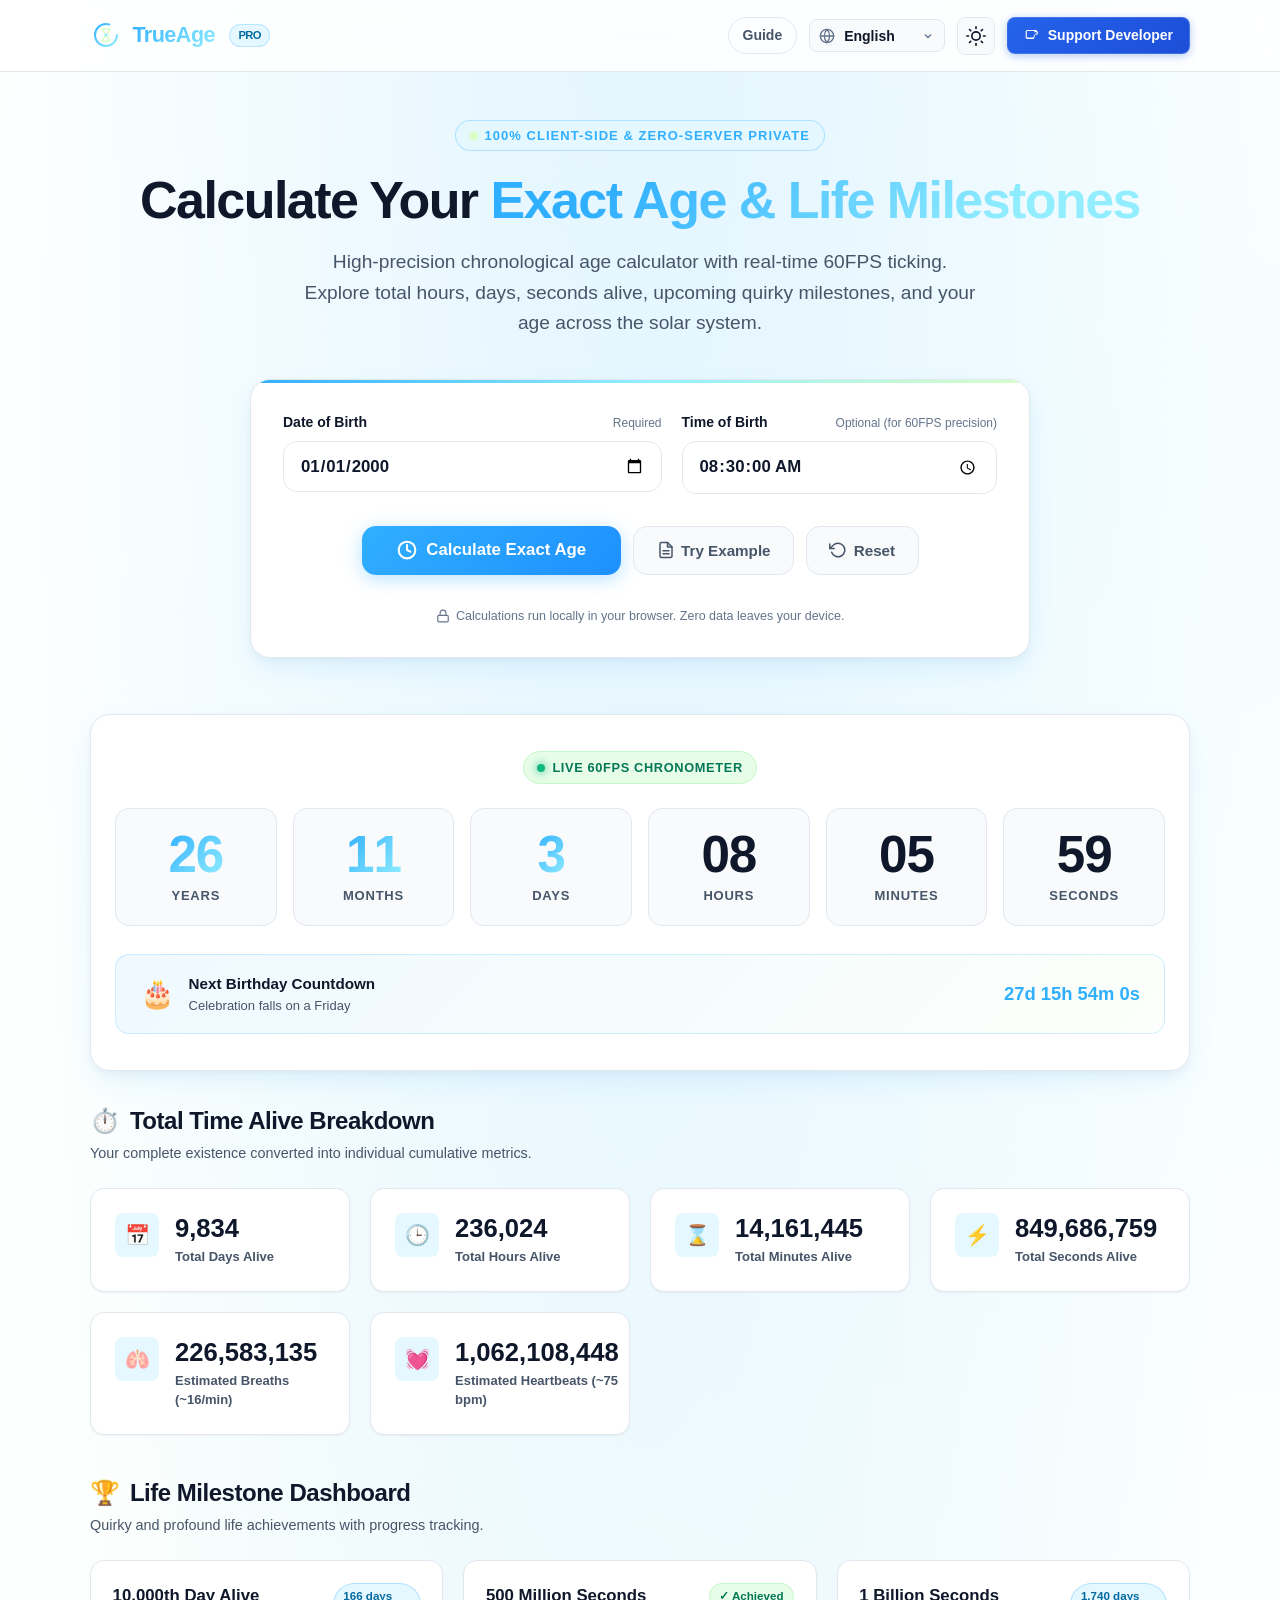
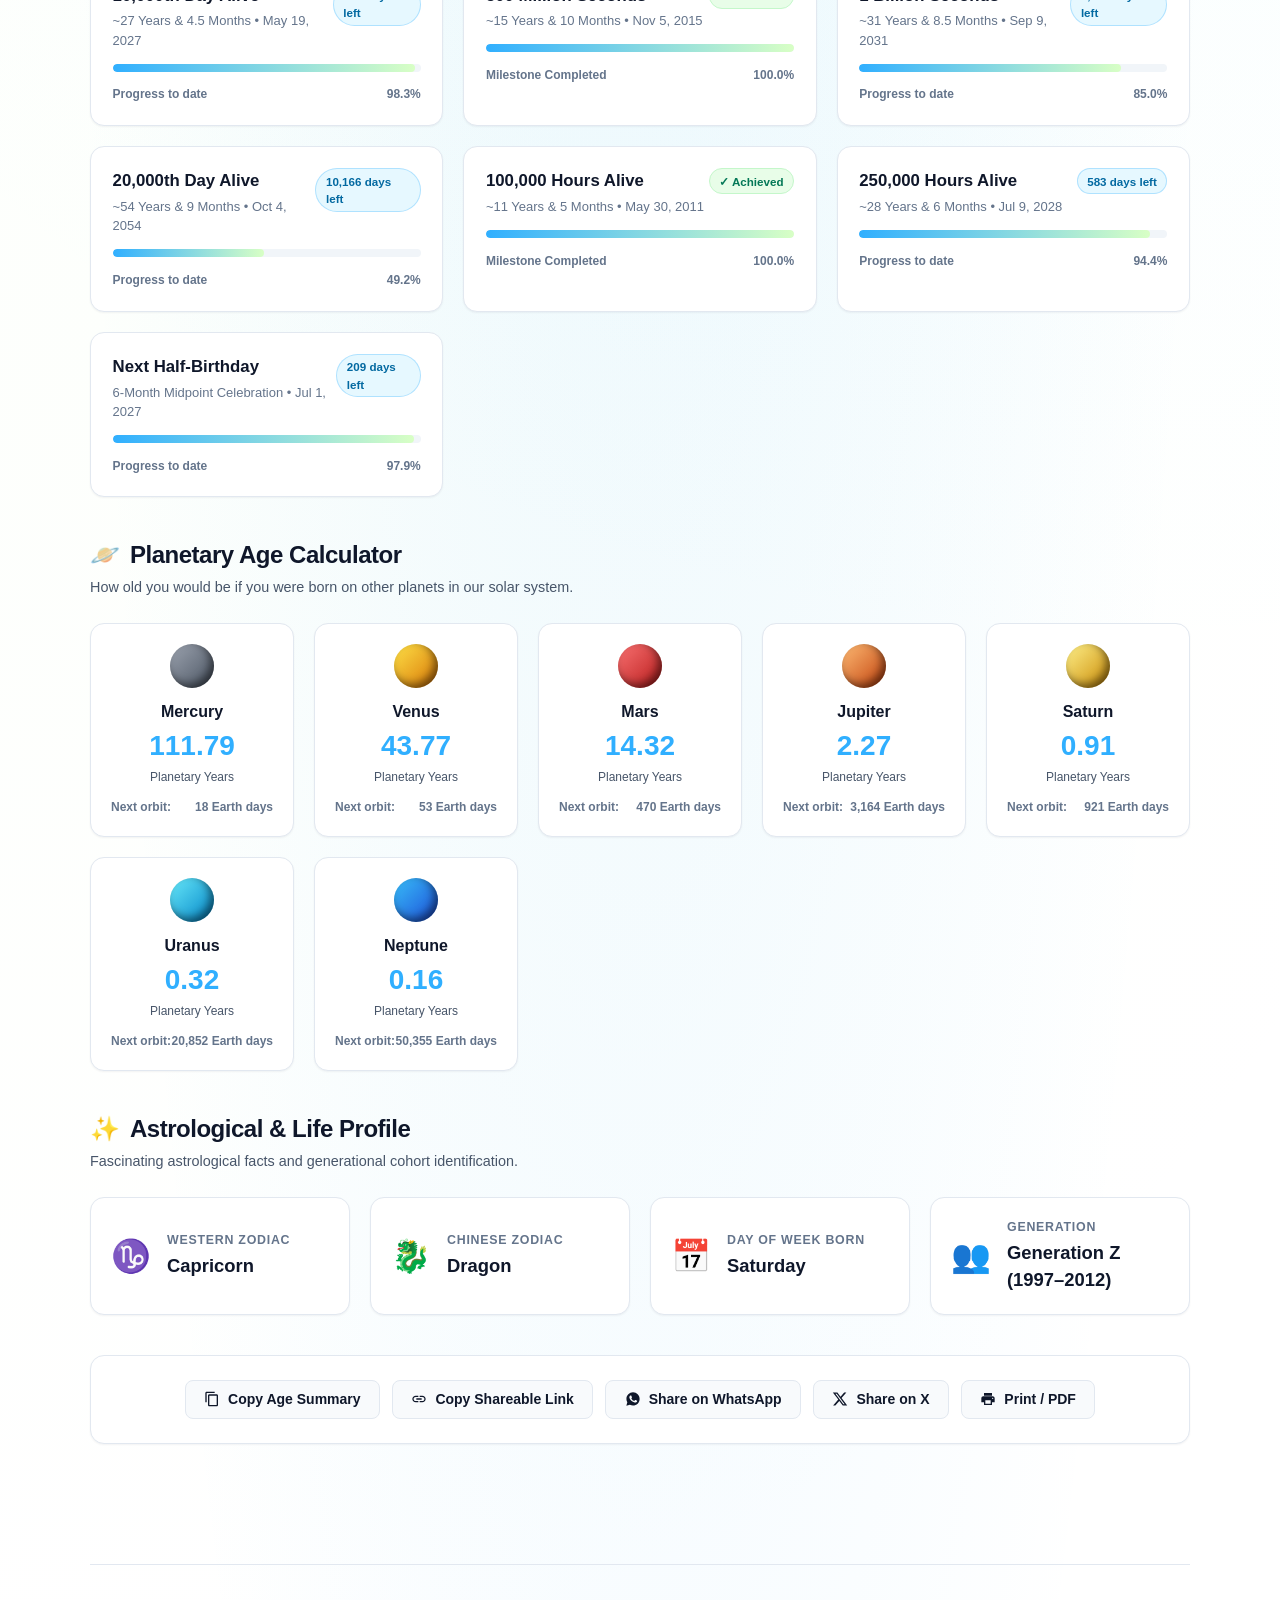
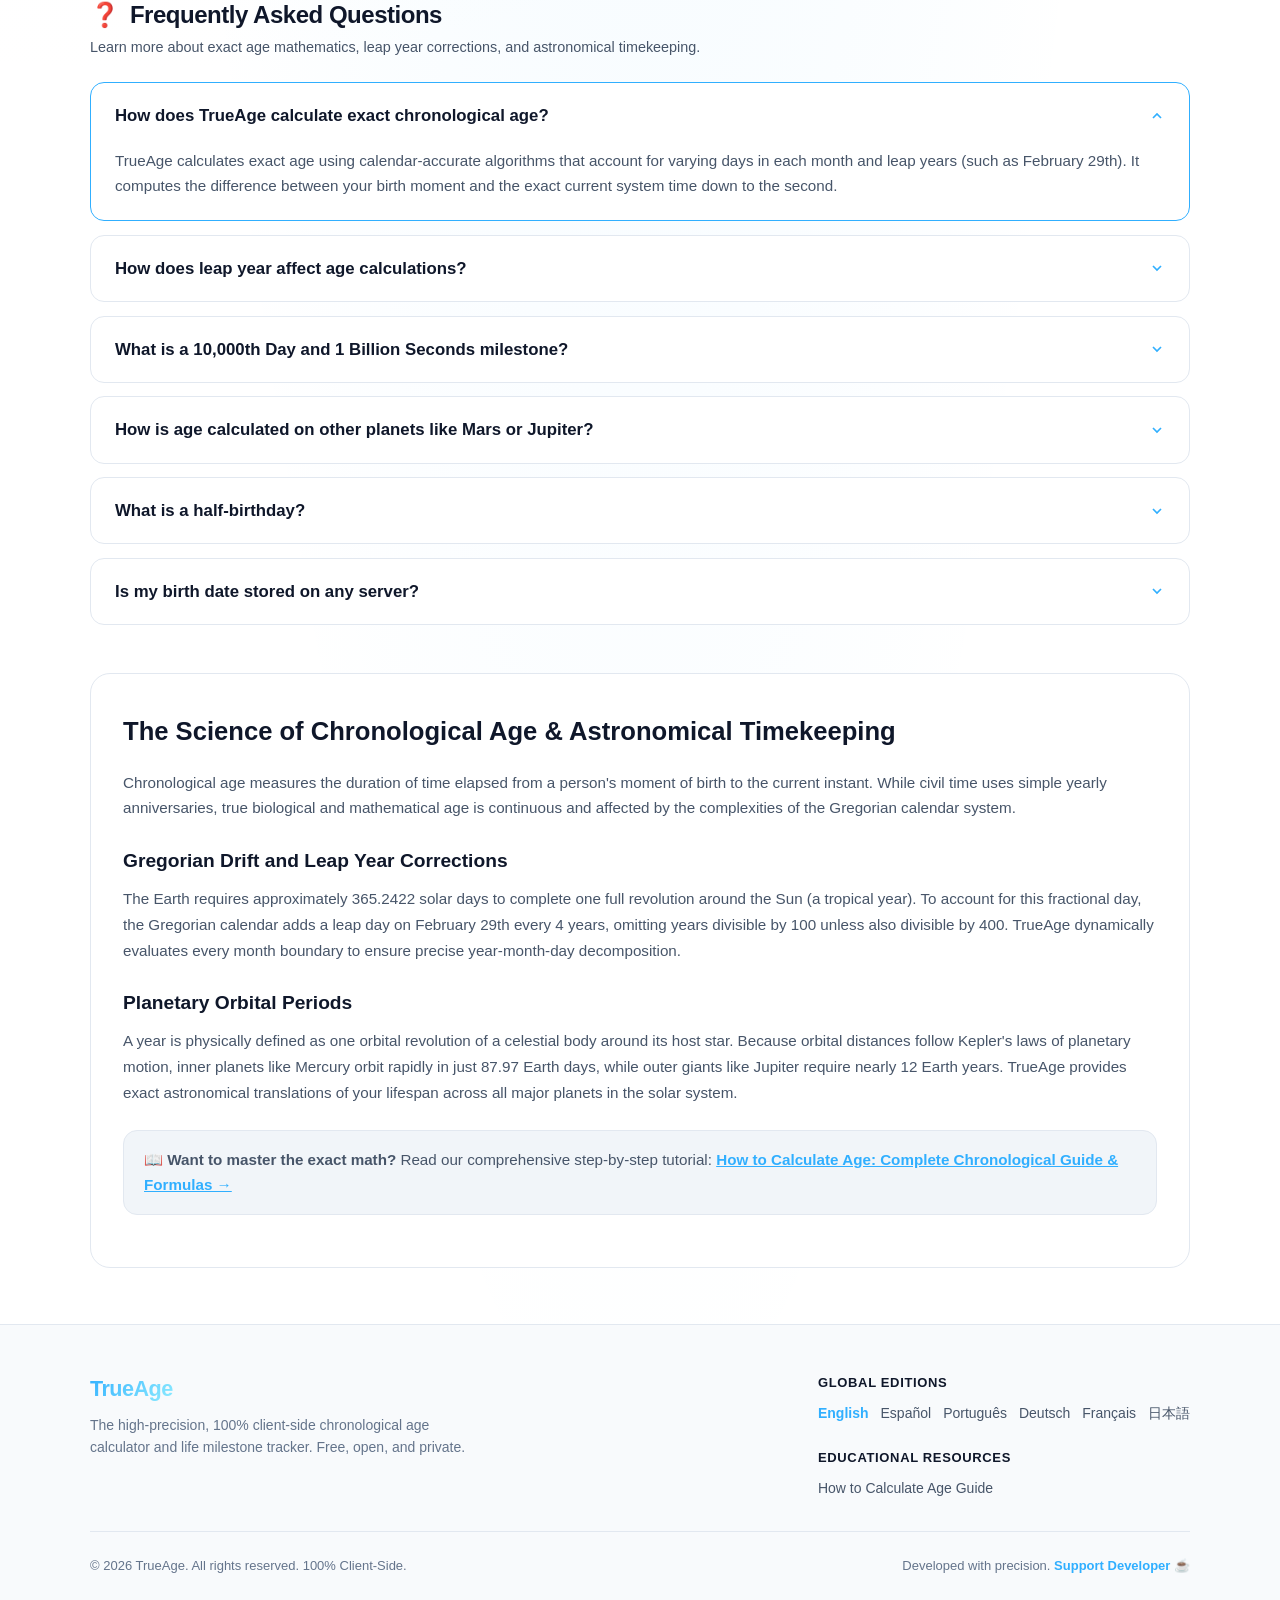
<file: index.html>
<!DOCTYPE html>
<html lang="en" data-theme="dark">
<head>
  <meta charset="UTF-8">
  <meta name="viewport" content="width=device-width, initial-scale=1.0, viewport-fit=cover">
  
  <!-- Anti-FOUC Inline Script (Executes before any CSS paints to prevent light/dark flash) -->
  <script>
    (function() {
      try {
        const storedTheme = localStorage.getItem('trueage_theme');
        const prefersDark = window.matchMedia('(prefers-color-scheme: dark)').matches;
        const theme = storedTheme || (prefersDark ? 'dark' : 'light');
        document.documentElement.setAttribute('data-theme', theme);
      } catch (e) {
        document.documentElement.setAttribute('data-theme', 'dark');
      }
    })();
  </script>

  <!-- Google tag (gtag.js) -->
  <script async src="https://www.googletagmanager.com/gtag/js?id=G-33C0NN52K8"></script>
  <script>
    window.dataLayer = window.dataLayer || [];
    function gtag(){dataLayer.push(arguments);}
    gtag('js', new Date());

    gtag('config', 'G-33C0NN52K8');
  </script>

  <!-- Primary Meta Tags -->
  <title>TrueAge | Exact Age Calculator, 60FPS Live Ticking & Milestone Tracker</title>
  <meta name="title" content="TrueAge | Exact Age Calculator, 60FPS Live Ticking & Milestone Tracker">
  <meta name="description" content="Calculate your exact age down to the second with a real-time ticking 60FPS counter. Track your next birthday, 10,000th day, 1 billion seconds, planetary age on Mars & Jupiter, and life statistics. 100% client-side and private.">
  <meta name="keywords" content="exact age calculator, real time age counter, chronological age calculator, how old am i, milestone tracker, planetary age, age on mars, 10000 days alive, 1 billion seconds alive, half birthday calculator">
  <meta name="author" content="Kishara Dilshan">
  <meta name="robots" content="index, follow, max-snippet:-1, max-image-preview:large, max-video-preview:-1">

  <!-- 7 Bidirectional hreflang Tags & Canonical URL (Viral Multi-Region SEO Architecture) -->
  <link rel="canonical" href="https://trueage.github.io/">
  <link rel="alternate" hreflang="x-default" href="https://trueage.github.io/">
  <link rel="alternate" hreflang="en" href="https://trueage.github.io/">
  <link rel="alternate" hreflang="es" href="https://trueage.github.io/es/">
  <link rel="alternate" hreflang="pt" href="https://trueage.github.io/pt/">
  <link rel="alternate" hreflang="de" href="https://trueage.github.io/de/">
  <link rel="alternate" hreflang="fr" href="https://trueage.github.io/fr/">
  <link rel="alternate" hreflang="ja" href="https://trueage.github.io/ja/">

  <!-- Preconnect to Cloudinary CDN for Instant OG Image Delivery -->
  <link rel="preconnect" href="https://res.cloudinary.com" crossorigin>
  <link rel="dns-prefetch" href="https://res.cloudinary.com">

  <!-- Open Graph / Facebook -->
  <meta property="og:type" content="website">
  <meta property="og:url" content="https://trueage.github.io/">
  <meta property="og:title" content="TrueAge | Exact Age Calculator & Real-Time Milestone Tracker">
  <meta property="og:description" content="Discover your exact chronological age in real-time down to the second. Discover when you turn 10,000 days, 1 billion seconds old, and your age across planets.">
  <meta property="og:image" content="https://res.cloudinary.com/dpx6w78bt/image/upload/f_auto/q_auto/v1786342039/Online_Tool_rc1ybr.png">
  <meta property="og:image:secure_url" content="https://res.cloudinary.com/dpx6w78bt/image/upload/f_auto/q_auto/v1786342039/Online_Tool_rc1ybr.png">
  <meta property="og:image:type" content="image/png">
  <meta property="og:image:width" content="1200">
  <meta property="og:image:height" content="630">
  <meta property="og:image:alt" content="TrueAge - Exact Chronological Age Calculator & Milestone Tracker">
  <meta property="og:site_name" content="TrueAge">
  <meta property="og:locale" content="en_US">

  <!-- Twitter Card -->
  <meta name="twitter:card" content="summary_large_image">
  <meta name="twitter:url" content="https://trueage.github.io/">
  <meta name="twitter:title" content="TrueAge | Exact Age Calculator & Real-Time Milestone Tracker">
  <meta name="twitter:description" content="Discover your exact chronological age in real-time down to the second. Track life milestones and planetary ages with zero latency.">
  <meta name="twitter:image" content="https://res.cloudinary.com/dpx6w78bt/image/upload/f_auto/q_auto/v1786342039/Online_Tool_rc1ybr.png">
  <meta name="twitter:image:alt" content="TrueAge - Exact Chronological Age Calculator & Milestone Tracker">

  <!-- Favicon & PWA App Icons -->
  <link rel="icon" type="image/svg+xml" href="favicon.svg">
  <link rel="apple-touch-icon" href="favicon.svg">
  <meta name="theme-color" content="#020617" media="(prefers-color-scheme: dark)">
  <meta name="theme-color" content="#FFFFFF" media="(prefers-color-scheme: light)">
  <meta name="mobile-web-app-capable" content="yes">
  <meta name="apple-mobile-web-app-capable" content="yes">
  <meta name="apple-mobile-web-app-status-bar-style" content="black-translucent">
  <meta name="format-detection" content="telephone=no">

  <!-- Stylesheet -->
  <link rel="stylesheet" href="style.css">

  <!-- JSON-LD Structured Data: WebSite (Site Name Definition for Google SERP) -->
  <script type="application/ld+json" id="schema-website">
  {
    "@context": "https://schema.org",
    "@type": "WebSite",
    "name": "TrueAge",
    "alternateName": ["True Age Calculator", "ExactAge"],
    "url": "https://trueage.github.io/"
  }
  </script>

  <!-- JSON-LD Structured Data: BreadcrumbList (Hierarchy Signal for Search Engines) -->
  <script type="application/ld+json" id="schema-breadcrumb">
  {
    "@context": "https://schema.org",
    "@type": "BreadcrumbList",
    "itemListElement": [
      {
        "@type": "ListItem",
        "position": 1,
        "name": "Home",
        "item": "https://trueage.github.io/"
      }
    ]
  }
  </script>

  <!-- JSON-LD Structured Data: SoftwareApplication & WebApplication -->
  <script type="application/ld+json" id="schema-webapp">
  {
    "@context": "https://schema.org",
    "@type": "SoftwareApplication",
    "name": "TrueAge Exact Age Calculator",
    "url": "https://trueage.github.io/",
    "description": "High-precision, client-side chronological age calculator with real-time 60FPS ticking, life milestone tracking, and planetary age calculations.",
    "applicationCategory": "UtilitiesApplication",
    "operatingSystem": "All",
    "browserRequirements": "Requires JavaScript. Requires HTML5.",
    "softwareVersion": "1.0.0",
    "image": "https://res.cloudinary.com/dpx6w78bt/image/upload/f_auto/q_auto/v1786342039/Online_Tool_rc1ybr.png",
    "screenshot": "https://res.cloudinary.com/dpx6w78bt/image/upload/f_auto/q_auto/v1786342039/Online_Tool_rc1ybr.png",
    "offers": {
      "@type": "Offer",
      "price": "0",
      "priceCurrency": "USD"
    },
    "featureList": [
      "Real-time 60FPS exact age ticking counter",
      "High-precision leap-year Gregorian calendar math",
      "Cumulative lifetime stats: days, hours, minutes, seconds",
      "Quirky milestone countdowns: 10,000th day, 1 billion seconds",
      "Planetary age across 7 solar system planets",
      "100% private client-side browser execution"
    ],
    "author": {
      "@type": "Person",
      "name": "Kishara Dilshan",
      "url": "https://kisharadilshan.gumroad.com/coffee"
    }
  }
  </script>

  <!-- JSON-LD Structured Data: FAQPage -->
  <script type="application/ld+json" id="schema-faq">
  {
    "@context": "https://schema.org",
    "@type": "FAQPage",
    "mainEntity": [
      {
        "@type": "Question",
        "name": "How does TrueAge calculate exact chronological age?",
        "acceptedAnswer": {
          "@type": "Answer",
          "text": "TrueAge calculates exact age using calendar-accurate algorithms that account for varying days in each month and leap years (such as February 29th). It computes the difference between your birth moment and the exact current system time down to the second."
        }
      },
      {
        "@type": "Question",
        "name": "How does leap year affect age calculations?",
        "acceptedAnswer": {
          "@type": "Answer",
          "text": "A standard Gregorian year has 365 days, while a leap year has 366 days. TrueAge's mathematical engine determines whether your elapsed periods crossed a leap day (Feb 29) and dynamically adjusts the month length when calculating exact elapsed days, months, and years."
        }
      },
      {
        "@type": "Question",
        "name": "What is a 10,000th Day and 1 Billion Seconds milestone?",
        "acceptedAnswer": {
          "@type": "Answer",
          "text": "Your 10,000th day occurs when you are approximately 27 years and 4.5 months old. One billion seconds alive occurs around age 31 years, 8 months, and 19 days. TrueAge calculates the precise calendar date and time for each milestone."
        }
      },
      {
        "@type": "Question",
        "name": "How is age calculated on other planets like Mars or Jupiter?",
        "acceptedAnswer": {
          "@type": "Answer",
          "text": "Planetary age is determined by each planet's orbital period around the Sun relative to Earth. For instance, Mars takes 1.8808 Earth years to complete one orbit, so a 30-year-old on Earth is approximately 15.95 Martian years old."
        }
      },
      {
        "@type": "Question",
        "name": "Is my birth date stored on any server?",
        "acceptedAnswer": {
          "@type": "Answer",
          "text": "No. TrueAge is 100% client-side. All date calculations and processing occur entirely inside your browser sandbox. No personal data or birth details are ever sent to any remote server."
        }
      }
    ]
  }
  </script>
</head>
<body>

  <!-- Sticky Navigation Bar -->
  <header class="site-header">
    <div class="container nav-container">
      <a href="./" class="brand-link" aria-label="TrueAge Home">
        <!-- SVG Vector Logo with #30AFFF & #92EEFF Gradients -->
        <svg class="brand-icon" viewBox="0 0 64 64" fill="none" xmlns="http://www.w3.org/2000/svg">
          <circle cx="32" cy="32" r="22" stroke="url(#navBrandGrad)" stroke-width="4" stroke-linecap="round" stroke-dasharray="110 30"/>
          <path d="M24 20H40L33 31C32.5 31.7 32.5 32.3 33 33L40 44H24L31 33C31.5 32.3 31.5 31.7 31 31L24 20Z" stroke="#D8FFC5" stroke-width="3" stroke-linejoin="round"/>
          <circle cx="32" cy="32" r="3" fill="#92EEFF"/>
          <defs>
            <linearGradient id="navBrandGrad" x1="0%" y1="0%" x2="100%" y2="100%">
              <stop offset="0%" stop-color="#30AFFF"/>
              <stop offset="100%" stop-color="#92EEFF"/>
            </linearGradient>
          </defs>
        </svg>
        <span class="brand-title">TrueAge</span>
        <span class="brand-badge">PRO</span>
      </a>

      <div class="nav-actions">
        <!-- Educational Guide Link -->
        <a href="./how-to-calculate-age/" class="nav-guide-link" title="How to Calculate Age Guide">Guide</a>

        <!-- Language Selector Dropdown -->
        <div class="lang-dropdown-wrapper" title="Change Language">
          <svg class="lang-globe-icon" viewBox="0 0 24 24" fill="none" stroke="currentColor" stroke-width="2" stroke-linecap="round" stroke-linejoin="round">
            <circle cx="12" cy="12" r="10"></circle>
            <line x1="2" y1="12" x2="22" y2="12"></line>
            <path d="M12 2a15.3 15.3 0 0 1 4 10 15.3 15.3 0 0 1-4 10 15.3 15.3 0 0 1-4-10 15.3 15.3 0 0 1 4-10z"></path>
          </svg>
          <select id="langSelect" class="lang-select" aria-label="Select Language">
            <option value="en" selected>English</option>
            <option value="es">Español</option>
            <option value="pt">Português</option>
            <option value="de">Deutsch</option>
            <option value="fr">Français</option>
            <option value="ja">日本語</option>
          </select>
          <svg class="lang-arrow" viewBox="0 0 24 24" fill="none" stroke="currentColor" stroke-width="2.5">
            <polyline points="6 9 12 15 18 9"></polyline>
          </svg>
        </div>

        <!-- Theme Toggle Button -->
        <button id="themeToggleBtn" class="theme-toggle-btn" aria-label="Toggle dark/light theme" title="Toggle Theme">
          <!-- Sun Icon (shown in dark mode) -->
          <svg class="icon-sun" width="20" height="20" viewBox="0 0 24 24" fill="none" stroke="currentColor" stroke-width="2" stroke-linecap="round" stroke-linejoin="round">
            <circle cx="12" cy="12" r="5"></circle>
            <line x1="12" y1="1" x2="12" y2="3"></line>
            <line x1="12" y1="21" x2="12" y2="23"></line>
            <line x1="4.22" y1="4.22" x2="5.64" y2="5.64"></line>
            <line x1="18.36" y1="18.36" x2="19.78" y2="19.78"></line>
            <line x1="1" y1="12" x2="3" y2="12"></line>
            <line x1="21" y1="12" x2="23" y2="12"></line>
            <line x1="4.22" y1="19.78" x2="5.64" y2="18.36"></line>
            <line x1="18.36" y1="5.64" x2="19.78" y2="4.22"></line>
          </svg>
          <!-- Moon Icon (shown in light mode) -->
          <svg class="icon-moon" width="20" height="20" viewBox="0 0 24 24" fill="none" stroke="currentColor" stroke-width="2" stroke-linecap="round" stroke-linejoin="round">
            <path d="M21 12.79A9 9 0 1 1 11.21 3 7 7 0 0 0 21 12.79z"></path>
          </svg>
        </button>

        <!-- Developer Support CTA (Financial Blue) -->
        <a href="https://kisharadilshan.gumroad.com/coffee" target="_blank" rel="noopener noreferrer" class="btn-support" aria-label="Support the Developer">
          <svg viewBox="0 0 24 24">
            <path d="M20.216 6.415l-.132-.666c-.119-.597-.387-1.144-.775-1.583a4.015 4.015 0 0 0-1.745-1.127 5.097 5.097 0 0 0-2.074-.214H5.215C3.765 2.825 2.5 3.99 2.5 5.44v8.326c0 1.45 1.265 2.615 2.715 2.615h7.828c1.368 0 2.496-.98 2.686-2.316l.487-3.418h1.831c1.232 0 2.29-.838 2.535-2.031l.634-3.197a2.532 2.532 0 0 0-.000-1.004zm-3.528 3.791h-1.63l-.442 3.097a1.008 1.008 0 0 1-1.002.871H5.215a1.01 1.01 0 0 1-1.01-1.01V5.44a1.01 1.01 0 0 1 1.01-1.01h9.324c.732 0 1.343.518 1.472 1.24l.677 4.536zm2.036-1.077c-.082.404-.442.687-.855.687h-.764l-.568-3.811h1.332c.504 0 .937.362 1.012.862l.143.719-.300 1.543z"/>
          </svg>
          <span data-i18n="support_btn">Support Developer</span>
        </a>
      </div>
    </div>
  </header>

  <!-- Main Landmark -->
  <main class="container">
    
    <!-- Hero & Input Section -->
    <section class="hero-section" aria-labelledby="heroTitle">
      <div class="hero-tag">
        <span class="pulse-dot"></span>
        <span data-i18n="tag_badge">100% Client-Side & Zero-Server Private</span>
      </div>

      <h1 id="heroTitle" class="hero-title">
        <span data-i18n="hero_title_prefix">Calculate Your</span> 
        <span class="text-gradient" data-i18n="hero_title_gradient">Exact Age & Life Milestones</span>
      </h1>

      <p class="hero-subtitle" data-i18n="hero_subtitle">
        High-precision chronological age calculator with real-time 60FPS ticking. Explore total hours, days, seconds alive, upcoming quirky milestones, and your age across the solar system.
      </p>

      <!-- Calculator Card Form -->
      <div class="calc-card">
        <form id="ageForm" class="calc-form" onsubmit="event.preventDefault();">
          <div class="input-grid">
            <!-- Date of Birth Input -->
            <div class="input-group">
              <label for="dob" class="input-label">
                <span data-i18n="label_dob">Date of Birth</span>
                <span class="label-sub" data-i18n="label_required">Required</span>
              </label>
              <input type="date" id="dob" class="custom-input" required aria-required="true">
            </div>

            <!-- Time of Birth Input (Optional precision) -->
            <div class="input-group">
              <label for="birthTime" class="input-label">
                <span data-i18n="label_time">Time of Birth</span>
                <span class="label-sub" data-i18n="label_optional">Optional (for 60FPS precision)</span>
              </label>
              <input type="time" id="birthTime" class="custom-input" step="1" value="00:00:00">
            </div>
          </div>

          <!-- Action Buttons -->
          <div class="calc-actions">
            <button type="submit" id="btnCalculate" class="btn-primary">
              <svg width="20" height="20" viewBox="0 0 24 24" fill="none" stroke="currentColor" stroke-width="2.5" stroke-linecap="round" stroke-linejoin="round">
                <circle cx="12" cy="12" r="10"></circle>
                <polyline points="12 6 12 12 16 14"></polyline>
              </svg>
              <span data-i18n="btn_calculate">Calculate Exact Age</span>
            </button>

            <button type="button" id="btnExample" class="btn-secondary">
              <svg width="18" height="18" viewBox="0 0 24 24" fill="none" stroke="currentColor" stroke-width="2" stroke-linecap="round" stroke-linejoin="round">
                <path d="M14 2H6a2 2 0 0 0-2 2v16a2 2 0 0 0 2 2h12a2 2 0 0 0 2-2V8z"></path>
                <polyline points="14 2 14 8 20 8"></polyline>
                <line x1="16" y1="13" x2="8" y2="13"></line>
                <line x1="16" y1="17" x2="8" y2="17"></line>
              </svg>
              <span data-i18n="btn_example">Try Example</span>
            </button>

            <button type="button" id="btnReset" class="btn-secondary" title="Reset Inputs">
              <svg width="18" height="18" viewBox="0 0 24 24" fill="none" stroke="currentColor" stroke-width="2" stroke-linecap="round" stroke-linejoin="round">
                <polyline points="1 4 1 10 7 10"></polyline>
                <path d="M3.51 15a9 9 0 1 0 2.13-9.36L1 10"></path>
              </svg>
              <span data-i18n="btn_reset">Reset</span>
            </button>
          </div>

          <p class="calc-privacy-note">
            <svg width="14" height="14" viewBox="0 0 24 24" fill="none" stroke="currentColor" stroke-width="2" stroke-linecap="round" stroke-linejoin="round">
              <rect x="3" y="11" width="18" height="11" rx="2" ry="2"></rect>
              <path d="M7 11V7a5 5 0 0 1 10 0v4"></path>
            </svg>
            <span data-i18n="privacy_note">Calculations run locally in your browser. Zero data leaves your device.</span>
          </p>
        </form>
      </div>
    </section>

    <!-- Results Container (Populated & updated in real-time) -->
    <div id="resultsContainer" class="results-section" aria-live="polite">
      
      <!-- Live 60FPS Ticking Digital Counter Hero Card -->
      <section class="live-counter-card" aria-label="Real-Time Age Counter">
        <div class="live-badge-wrapper">
          <div class="live-badge">
            <span class="live-dot"></span>
            <span data-i18n="live_ticking">Live 60FPS Chronometer</span>
          </div>
        </div>

        <!-- 6 Segmented Digital Cards -->
        <div class="live-grid">
          <div class="digital-card highlight">
            <div id="valYears" class="digital-val">--</div>
            <div class="digital-label" data-i18n="unit_years">Years</div>
          </div>
          <div class="digital-card highlight">
            <div id="valMonths" class="digital-val">--</div>
            <div class="digital-label" data-i18n="unit_months">Months</div>
          </div>
          <div class="digital-card highlight">
            <div id="valDays" class="digital-val">--</div>
            <div class="digital-label" data-i18n="unit_days">Days</div>
          </div>
          <div class="digital-card">
            <div id="valHours" class="digital-val">--</div>
            <div class="digital-label" data-i18n="unit_hours">Hours</div>
          </div>
          <div class="digital-card">
            <div id="valMinutes" class="digital-val">--</div>
            <div class="digital-label" data-i18n="unit_minutes">Minutes</div>
          </div>
          <div class="digital-card">
            <div id="valSeconds" class="digital-val">--</div>
            <div class="digital-label" data-i18n="unit_seconds">Seconds</div>
          </div>
        </div>

        <!-- Birthday & Half-Birthday Banner -->
        <div class="bday-banner">
          <div class="bday-info">
            <span class="bday-icon">🎂</span>
            <div>
              <div class="bday-title" data-i18n="bday_next_title">Next Birthday Countdown</div>
              <div class="bday-subtitle" id="valNextBdayDay">Upcoming celebration day</div>
            </div>
          </div>
          <div class="bday-countdown" id="valNextBdayCountdown">-- days, -- hours</div>
        </div>
      </section>

      <!-- Total Time Alive Breakdown Section -->
      <section class="stats-section" aria-labelledby="statsTitle">
        <div class="section-header">
          <h2 id="statsTitle" class="section-title">
            <span>⏱️</span>
            <span data-i18n="title_total_alive">Total Time Alive Breakdown</span>
          </h2>
          <p class="section-desc" data-i18n="desc_total_alive">Your complete existence converted into individual cumulative metrics.</p>
        </div>

        <div class="stats-grid">
          <div class="stat-card">
            <div class="stat-icon">📅</div>
            <div class="stat-content">
              <div id="statTotalDays" class="stat-val">--</div>
              <div class="stat-label" data-i18n="stat_days">Total Days Alive</div>
            </div>
          </div>

          <div class="stat-card">
            <div class="stat-icon">🕒</div>
            <div class="stat-content">
              <div id="statTotalHours" class="stat-val">--</div>
              <div class="stat-label" data-i18n="stat_hours">Total Hours Alive</div>
            </div>
          </div>

          <div class="stat-card">
            <div class="stat-icon">⌛</div>
            <div class="stat-content">
              <div id="statTotalMinutes" class="stat-val">--</div>
              <div class="stat-label" data-i18n="stat_minutes">Total Minutes Alive</div>
            </div>
          </div>

          <div class="stat-card">
            <div class="stat-icon">⚡</div>
            <div class="stat-content">
              <div id="statTotalSeconds" class="stat-val">--</div>
              <div class="stat-label" data-i18n="stat_seconds">Total Seconds Alive</div>
            </div>
          </div>

          <div class="stat-card">
            <div class="stat-icon">🫁</div>
            <div class="stat-content">
              <div id="statTotalBreaths" class="stat-val">--</div>
              <div class="stat-label" data-i18n="stat_breaths">Estimated Breaths (~16/min)</div>
            </div>
          </div>

          <div class="stat-card">
            <div class="stat-icon">💓</div>
            <div class="stat-content">
              <div id="statTotalHeartbeats" class="stat-val">--</div>
              <div class="stat-label" data-i18n="stat_heartbeats">Estimated Heartbeats (~75 bpm)</div>
            </div>
          </div>
        </div>
      </section>

      <!-- Milestone Dashboard Section -->
      <section class="milestones-section" aria-labelledby="milestonesTitle">
        <div class="section-header">
          <h2 id="milestonesTitle" class="section-title">
            <span>🏆</span>
            <span data-i18n="title_milestones">Life Milestone Dashboard</span>
          </h2>
          <p class="section-desc" data-i18n="desc_milestones">Quirky and profound life achievements with progress tracking.</p>
        </div>

        <div class="milestones-grid" id="milestonesGrid">
          <!-- Milestones dynamically rendered by app.js -->
        </div>
      </section>

      <!-- Planetary Age Grid Section -->
      <section class="planets-section" aria-labelledby="planetsTitle">
        <div class="section-header">
          <h2 id="planetsTitle" class="section-title">
            <span>🪐</span>
            <span data-i18n="title_planets">Planetary Age Calculator</span>
          </h2>
          <p class="section-desc" data-i18n="desc_planets">How old you would be if you were born on other planets in our solar system.</p>
        </div>

        <div class="planets-grid" id="planetsGrid">
          <!-- Planets dynamically rendered by app.js -->
        </div>
      </section>

      <!-- Astrological & Life Profile Section -->
      <section class="profile-section" aria-labelledby="profileTitle">
        <div class="section-header">
          <h2 id="profileTitle" class="section-title">
            <span>✨</span>
            <span data-i18n="title_profile">Astrological & Life Profile</span>
          </h2>
          <p class="section-desc" data-i18n="desc_profile">Fascinating astrological facts and generational cohort identification.</p>
        </div>

        <div class="profile-grid">
          <div class="profile-card">
            <div class="profile-icon" id="iconZodiac">♈</div>
            <div>
              <div class="profile-title" data-i18n="prof_zodiac">Western Zodiac</div>
              <div id="valZodiacSign" class="profile-value">--</div>
            </div>
          </div>

          <div class="profile-card">
            <div class="profile-icon" id="iconChineseZodiac">🐉</div>
            <div>
              <div class="profile-title" data-i18n="prof_chinese">Chinese Zodiac</div>
              <div id="valChineseZodiac" class="profile-value">--</div>
            </div>
          </div>

          <div class="profile-card">
            <div class="profile-icon">📅</div>
            <div>
              <div class="profile-title" data-i18n="prof_dayborn">Day of Week Born</div>
              <div id="valDayBorn" class="profile-value">--</div>
            </div>
          </div>

          <div class="profile-card">
            <div class="profile-icon">👥</div>
            <div>
              <div class="profile-title" data-i18n="prof_generation">Generation</div>
              <div id="valGeneration" class="profile-value">--</div>
            </div>
          </div>
        </div>
      </section>

      <!-- Action Toolbar (Share, Copy, Print) -->
      <div class="toolbar-section">
        <button id="btnCopySummary" class="btn-tool" title="Copy formatted age report">
          <svg viewBox="0 0 24 24"><path d="M16 1H4c-1.1 0-2 .9-2 2v14h2V3h12V1zm3 4H8c-1.1 0-2 .9-2 2v14c0 1.1.9 2 2 2h11c1.1 0 2-.9 2-2V7c0-1.1-.9-2-2-2zm0 16H8V7h11v14z"/></svg>
          <span data-i18n="tool_copy_summary">Copy Age Summary</span>
        </button>

        <button id="btnCopyLink" class="btn-tool" title="Copy shareable link with parameters">
          <svg viewBox="0 0 24 24"><path d="M3.9 12c0-1.71 1.39-3.1 3.1-3.1h4V7H7c-2.76 0-5 2.24-5 5s2.24 5 5 5h4v-1.9H7c-1.71 0-3.1-1.39-3.1-3.1zM8 13h8v-2H8v2zm9-6h-4v1.9h4c1.71 0 3.1 1.39 3.1 3.1s-1.39 3.1-3.1 3.1h-4V17h4c2.76 0 5-2.24 5-5s-2.24-5-5-5z"/></svg>
          <span data-i18n="tool_copy_link">Copy Shareable Link</span>
        </button>

        <button id="btnShareWhatsApp" class="btn-tool" title="Share directly to WhatsApp">
          <svg viewBox="0 0 24 24"><path d="M12.04 2c-5.46 0-9.91 4.45-9.91 9.91 0 1.75.46 3.45 1.32 4.95L2.05 22l5.25-1.38c1.45.79 3.08 1.21 4.74 1.21 5.46 0 9.91-4.45 9.91-9.91 0-5.46-4.45-9.92-9.91-9.92zm5.78 14.01c-.24.68-1.4 1.26-1.92 1.34-.52.07-1.19.1-3.41-.82-2.84-1.18-4.66-4.06-4.8-4.25-.14-.19-1.15-1.53-1.15-2.92 0-1.39.73-2.07.99-2.35.26-.28.57-.35.76-.35.19 0 .38 0 .55.01.18.01.42-.07.66.5.24.58.82 2 .89 2.15.07.14.12.31.02.5-.1.19-.15.31-.3.48-.14.17-.3.38-.43.51-.14.14-.29.3-.12.59.17.28.75 1.24 1.61 2 1.11.98 2.04 1.29 2.33 1.43.28.14.45.12.62-.07.17-.19.73-.85.92-1.14.19-.29.38-.24.64-.14.26.1 1.65.78 1.93.92.28.14.47.21.54.33.07.12.07.69-.17 1.37z"/></svg>
          <span data-i18n="tool_share_whatsapp">Share on WhatsApp</span>
        </button>

        <button id="btnShareTwitter" class="btn-tool" title="Post on X">
          <svg viewBox="0 0 24 24"><path d="M18.244 2.25h3.308l-7.227 8.26 8.502 11.24H16.17l-5.214-6.817L4.99 21.75H1.68l7.73-8.835L1.254 2.25H8.08l4.713 6.231zm-1.161 17.52h1.833L7.084 4.126H5.117z"/></svg>
          <span data-i18n="tool_share_twitter">Share on X</span>
        </button>

        <button id="btnPrint" class="btn-tool" title="Print age report or save as PDF">
          <svg viewBox="0 0 24 24"><path d="M19 8H5c-1.66 0-3 1.34-3 3v6h4v4h12v-4h4v-6c0-1.66-1.34-3-3-3zm-3 11H8v-5h8v5zm3-7c-.55 0-1-.45-1-1s.45-1 1-1 1 .45 1 1-.45 1-1 1zm-1-9H6v4h12V3z"/></svg>
          <span data-i18n="tool_print">Print / PDF</span>
        </button>
      </div>
    </div>

    <!-- SEO Content & FAQ Section -->
    <section class="seo-section" aria-labelledby="faqTitle">
      <div class="section-header">
        <h2 id="faqTitle" class="section-title">
          <span>❓</span>
          <span data-i18n="title_faq">Frequently Asked Questions</span>
        </h2>
        <p class="section-desc" data-i18n="desc_faq">Learn more about exact age mathematics, leap year corrections, and astronomical timekeeping.</p>
      </div>

      <!-- Accessible FAQ Accordion (matches JSON-LD FAQPage Schema) -->
      <div class="faq-list">
        <details class="faq-item" open>
          <summary class="faq-question">
            <span data-i18n="faq_q1">How does TrueAge calculate exact chronological age?</span>
            <svg class="faq-arrow" viewBox="0 0 24 24" fill="none" stroke="currentColor" stroke-width="2.5"><polyline points="6 9 12 15 18 9"></polyline></svg>
          </summary>
          <div class="faq-answer">
            <p data-i18n="faq_a1">TrueAge calculates exact age using calendar-accurate algorithms that account for varying days in each month and leap years (such as February 29th). It computes the difference between your birth moment and the exact current system time down to the second.</p>
          </div>
        </details>

        <details class="faq-item">
          <summary class="faq-question">
            <span data-i18n="faq_q2">How does leap year affect age calculations?</span>
            <svg class="faq-arrow" viewBox="0 0 24 24" fill="none" stroke="currentColor" stroke-width="2.5"><polyline points="6 9 12 15 18 9"></polyline></svg>
          </summary>
          <div class="faq-answer">
            <p data-i18n="faq_a2">A standard Gregorian year has 365 days, while a leap year has 366 days. TrueAge's mathematical engine determines whether your elapsed periods crossed a leap day (Feb 29) and dynamically adjusts the month length when calculating exact elapsed days, months, and years.</p>
          </div>
        </details>

        <details class="faq-item">
          <summary class="faq-question">
            <span data-i18n="faq_q3">What is a 10,000th Day and 1 Billion Seconds milestone?</span>
            <svg class="faq-arrow" viewBox="0 0 24 24" fill="none" stroke="currentColor" stroke-width="2.5"><polyline points="6 9 12 15 18 9"></polyline></svg>
          </summary>
          <div class="faq-answer">
            <p data-i18n="faq_a3">Your 10,000th day occurs when you are approximately 27 years and 4.5 months old. One billion seconds alive occurs around age 31 years, 8 months, and 19 days. TrueAge calculates the precise calendar date and time for each milestone.</p>
          </div>
        </details>

        <details class="faq-item">
          <summary class="faq-question">
            <span data-i18n="faq_q4">How is age calculated on other planets like Mars or Jupiter?</span>
            <svg class="faq-arrow" viewBox="0 0 24 24" fill="none" stroke="currentColor" stroke-width="2.5"><polyline points="6 9 12 15 18 9"></polyline></svg>
          </summary>
          <div class="faq-answer">
            <p data-i18n="faq_a4">Planetary age is determined by each planet's orbital period around the Sun relative to Earth. For instance, Mars takes 1.8808 Earth years to complete one orbit, so a 30-year-old on Earth is approximately 15.95 Martian years old.</p>
          </div>
        </details>

        <details class="faq-item">
          <summary class="faq-question">
            <span data-i18n="faq_q5">What is a half-birthday?</span>
            <svg class="faq-arrow" viewBox="0 0 24 24" fill="none" stroke="currentColor" stroke-width="2.5"><polyline points="6 9 12 15 18 9"></polyline></svg>
          </summary>
          <div class="faq-answer">
            <p data-i18n="faq_a5">A half-birthday occurs exactly 6 calendar months from your birth date. It serves as an enjoyable mid-year milestone celebration point.</p>
          </div>
        </details>

        <details class="faq-item">
          <summary class="faq-question">
            <span data-i18n="faq_q6">Is my birth date stored on any server?</span>
            <svg class="faq-arrow" viewBox="0 0 24 24" fill="none" stroke="currentColor" stroke-width="2.5"><polyline points="6 9 12 15 18 9"></polyline></svg>
          </summary>
          <div class="faq-answer">
            <p data-i18n="faq_a6">No. TrueAge is 100% client-side. All date calculations and processing occur entirely inside your browser sandbox. No personal data or birth details are ever sent to any remote server.</p>
          </div>
        </details>
      </div>

      <!-- Educational In-depth Article for SEO Authority -->
      <article class="explainer-article">
        <h2 data-i18n="art_title">The Science of Chronological Age & Astronomical Timekeeping</h2>
        <p data-i18n="art_p1">Chronological age measures the duration of time elapsed from a person's moment of birth to the current instant. While civil time uses simple yearly anniversaries, true biological and mathematical age is continuous and affected by the complexities of the Gregorian calendar system.</p>
        
        <h3 data-i18n="art_h2_1">Gregorian Drift and Leap Year Corrections</h3>
        <p data-i18n="art_p2">The Earth requires approximately 365.2422 solar days to complete one full revolution around the Sun (a tropical year). To account for this fractional day, the Gregorian calendar adds a leap day on February 29th every 4 years, omitting years divisible by 100 unless also divisible by 400. TrueAge dynamically evaluates every month boundary to ensure precise year-month-day decomposition.</p>

        <h3 data-i18n="art_h2_2">Planetary Orbital Periods</h3>
        <p data-i18n="art_p3">A year is physically defined as one orbital revolution of a celestial body around its host star. Because orbital distances follow Kepler's laws of planetary motion, inner planets like Mercury orbit rapidly in just 87.97 Earth days, while outer giants like Jupiter require nearly 12 Earth years. TrueAge provides exact astronomical translations of your lifespan across all major planets in the solar system.</p>

        <p style="margin-top:1.5rem; padding: 1rem 1.25rem; background: var(--bg-card-alt); border-radius: var(--radius-md); border: 1px solid var(--border-light);">
          📖 <strong>Want to master the exact math?</strong> Read our comprehensive step-by-step tutorial: 
          <a href="./how-to-calculate-age/" style="color:var(--brand-primary); font-weight:750; text-decoration:underline;">How to Calculate Age: Complete Chronological Guide &amp; Formulas →</a>
        </p>
      </article>
    </section>

  </main>

  <!-- Semantic Footer with Locales & Support Links -->
  <footer class="site-footer">
    <div class="container">
      <div class="footer-top">
        <div class="footer-brand">
          <a href="./" class="brand-link">
            <span class="brand-title">TrueAge</span>
          </a>
          <p data-i18n="footer_desc">The high-precision, 100% client-side chronological age calculator and life milestone tracker. Free, open, and private.</p>
        </div>

        <div class="footer-locales">
          <div class="locale-title" data-i18n="footer_languages">Global Editions</div>
          <div class="locale-links">
            <a href="./" class="locale-link active">English</a>
            <a href="./es/" class="locale-link">Español</a>
            <a href="./pt/" class="locale-link">Português</a>
            <a href="./de/" class="locale-link">Deutsch</a>
            <a href="./fr/" class="locale-link">Français</a>
            <a href="./ja/" class="locale-link">日本語</a>
          </div>
          <div class="locale-title" style="margin-top:0.85rem;">Educational Resources</div>
          <div class="locale-links">
            <a href="./how-to-calculate-age/" class="locale-link">How to Calculate Age Guide</a>
          </div>
        </div>
      </div>

      <div class="footer-bottom">
        <div>
          &copy; <span id="currentYear">2026</span> TrueAge. All rights reserved. 100% Client-Side.
        </div>
        <div class="footer-credit">
          Developed with precision. <a href="https://kisharadilshan.gumroad.com/coffee" target="_blank" rel="noopener noreferrer">Support Developer ☕</a>
        </div>
      </div>
    </div>
  </footer>

  <!-- Scripts: i18n Dictionary & Core Application Engine -->
  <script src="i18n.js"></script>
  <script src="app.js"></script>
</body>
</html>
</file>
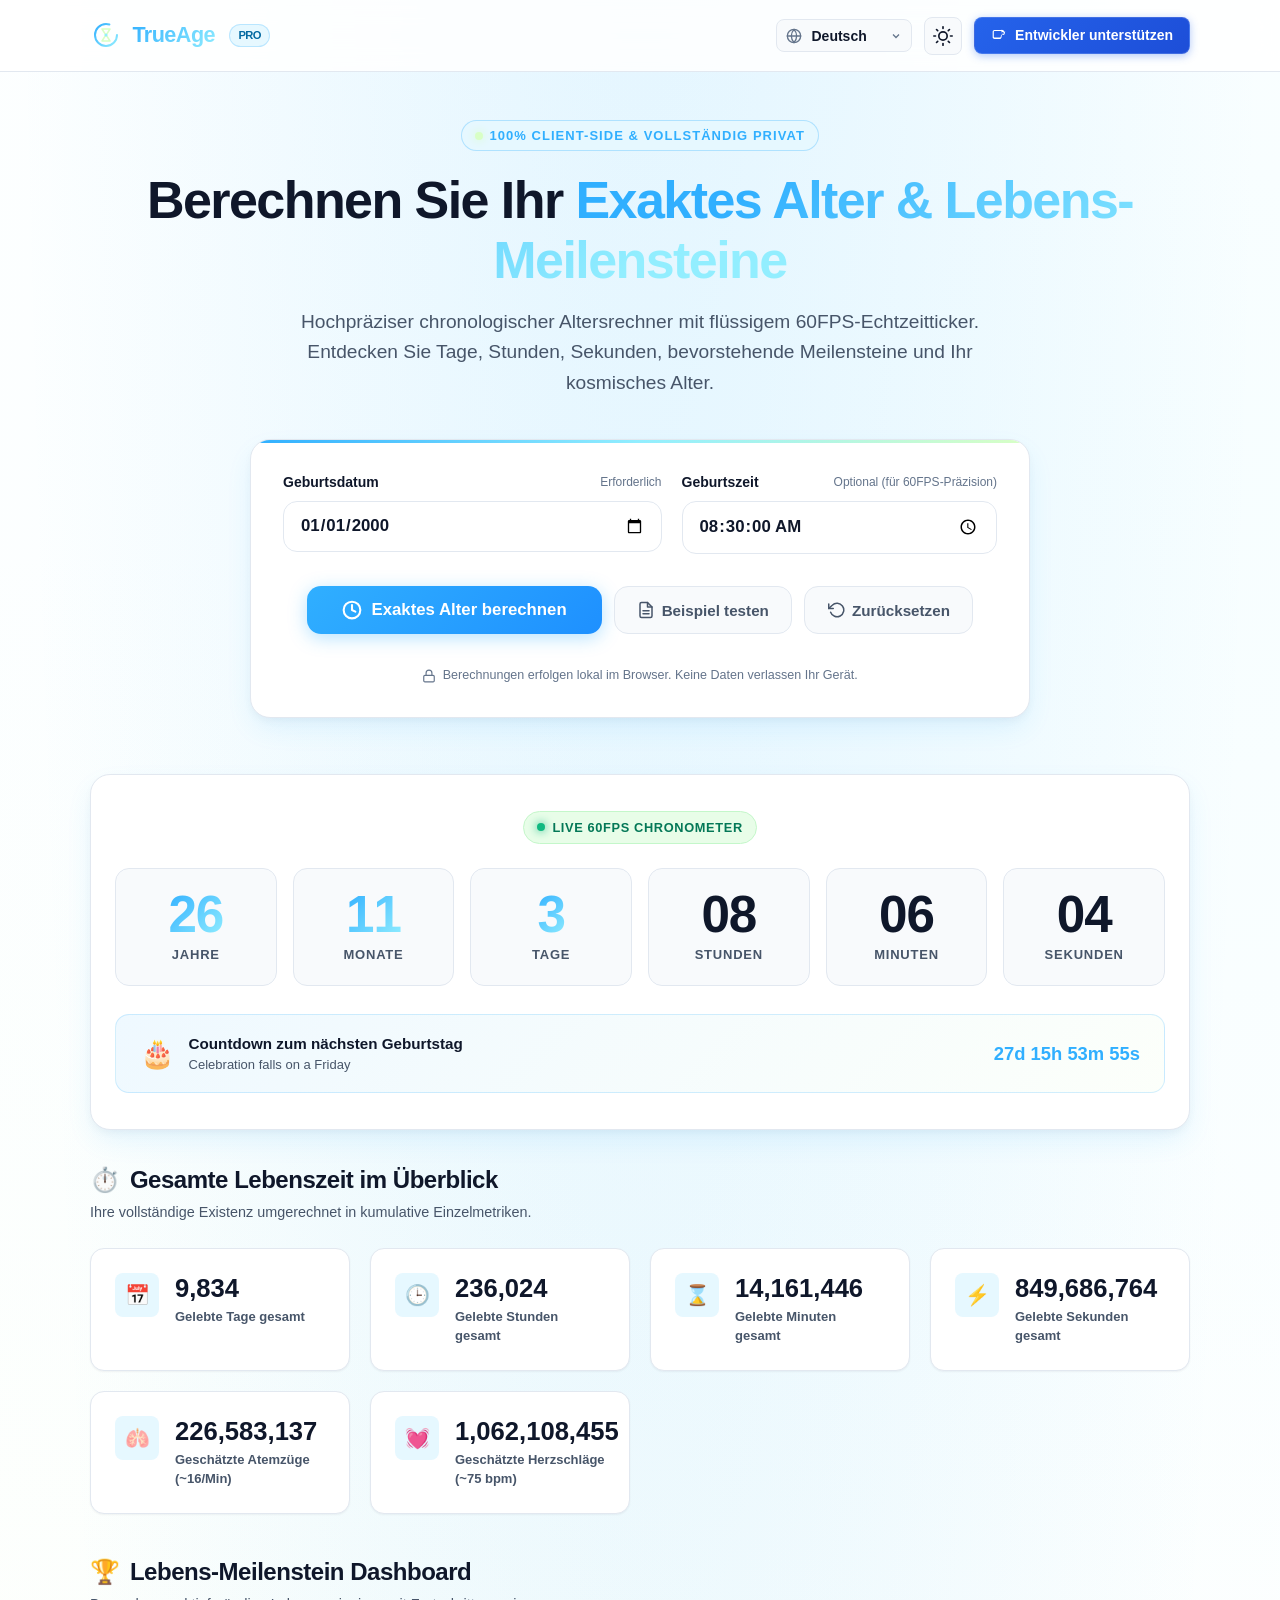
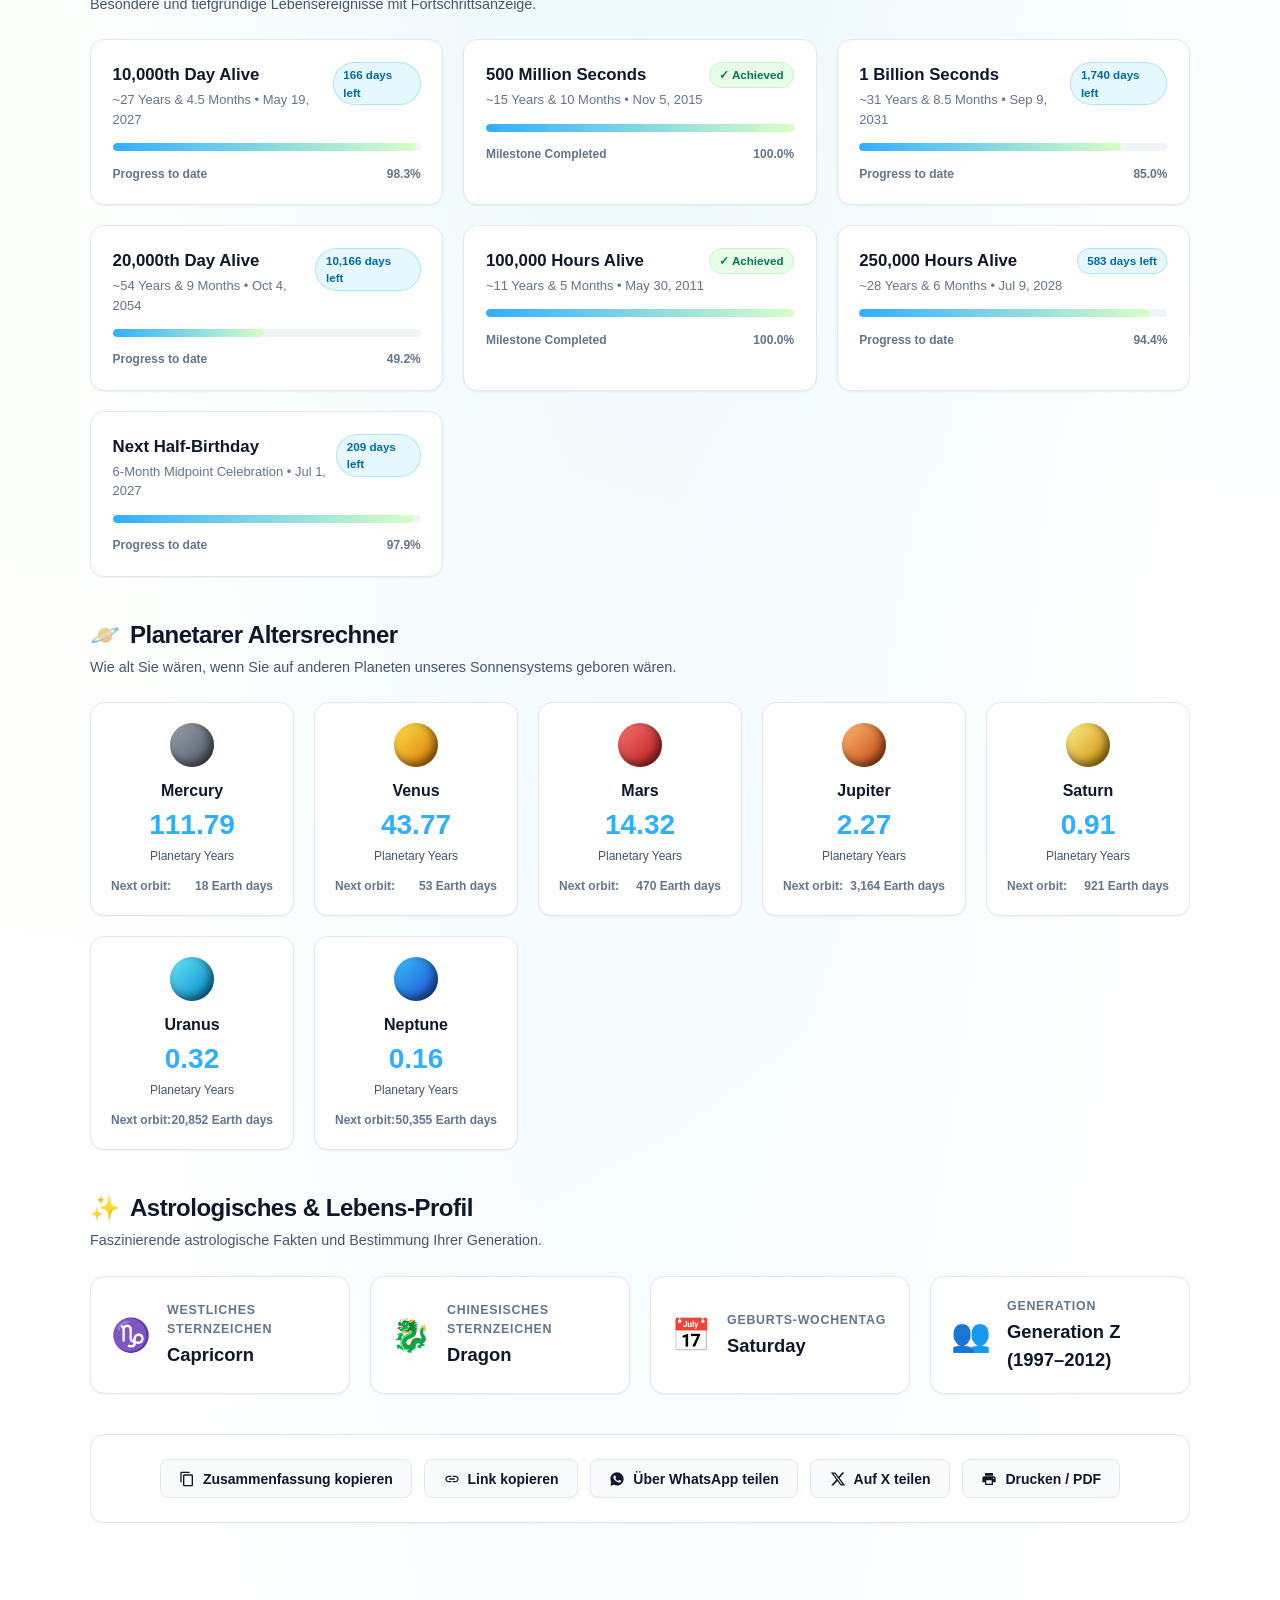
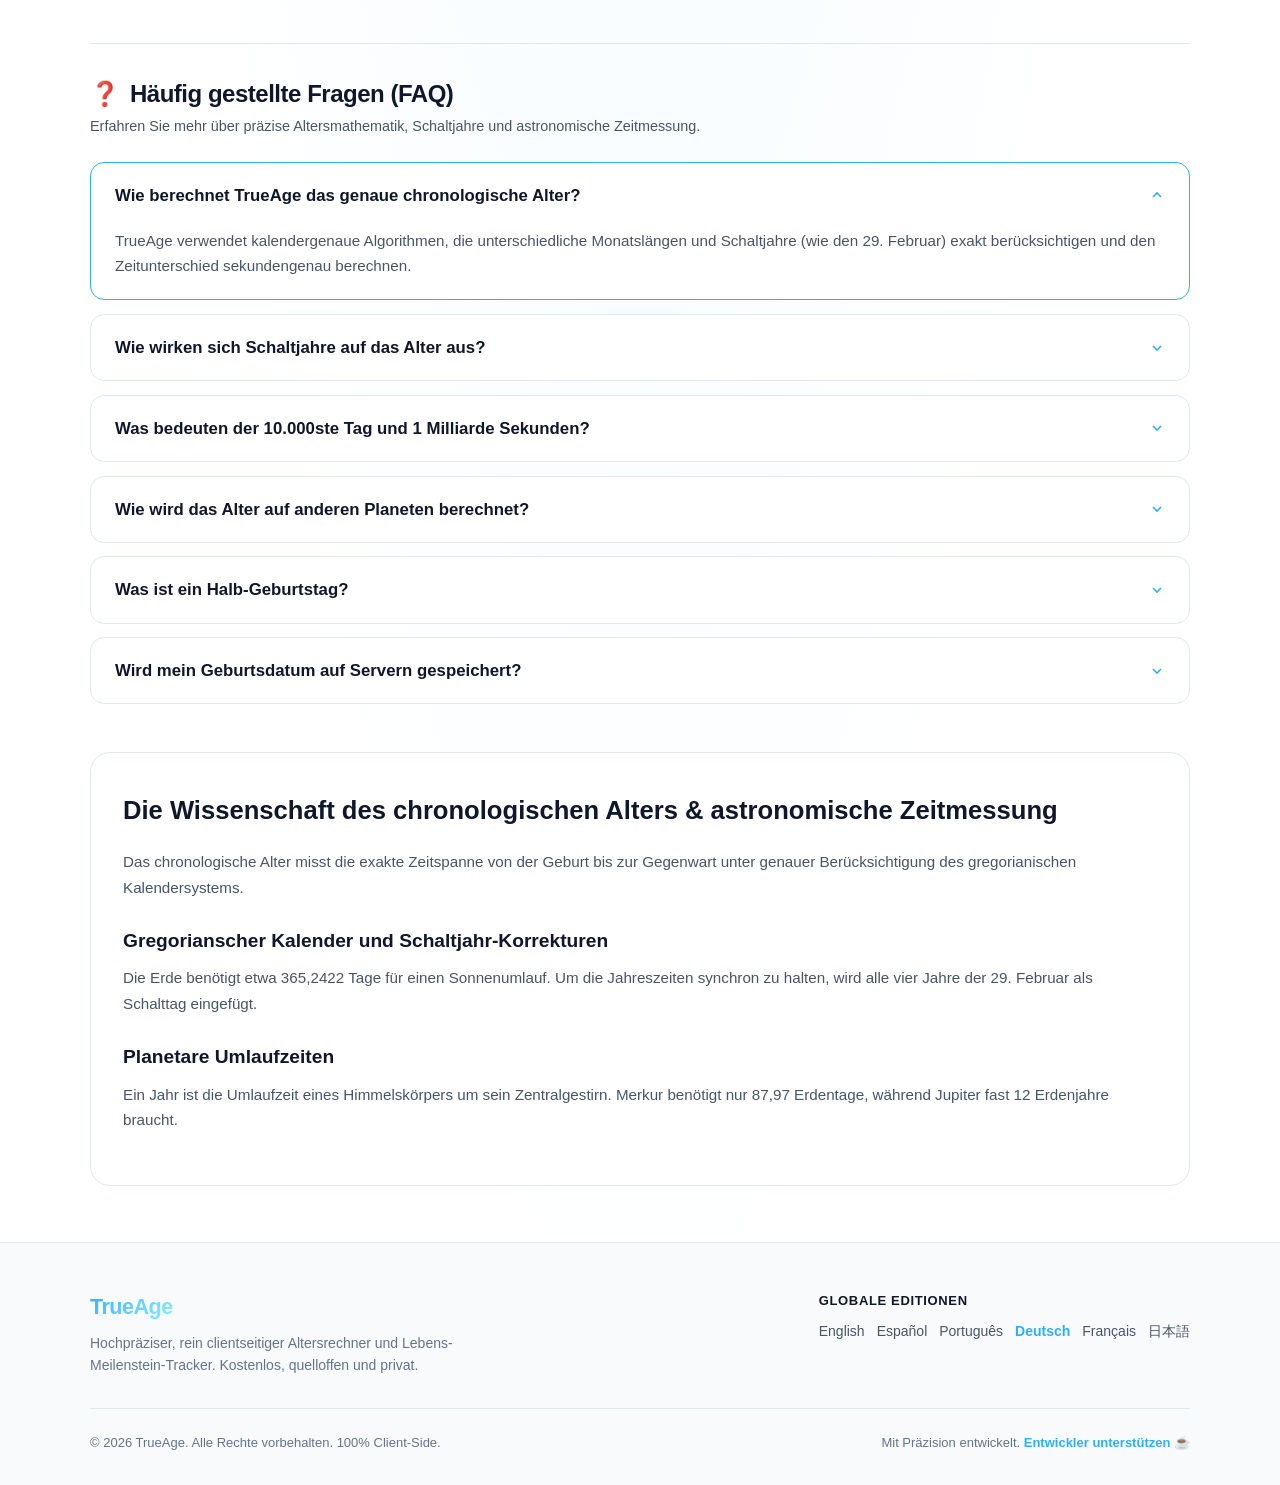
<file: de/index.html>
<!DOCTYPE html>
<html lang="de" data-theme="dark">
<head>
  <meta charset="UTF-8">
  <meta name="viewport" content="width=device-width, initial-scale=1.0, viewport-fit=cover">
  
  <script>
    (function() {
      try {
        const storedTheme = localStorage.getItem('trueage_theme');
        const prefersDark = window.matchMedia('(prefers-color-scheme: dark)').matches;
        const theme = storedTheme || (prefersDark ? 'dark' : 'light');
        document.documentElement.setAttribute('data-theme', theme);
      } catch (e) {
        document.documentElement.setAttribute('data-theme', 'dark');
      }
    })();
  </script>

  <!-- Google tag (gtag.js) -->
  <script async src="https://www.googletagmanager.com/gtag/js?id=G-33C0NN52K8"></script>
  <script>
    window.dataLayer = window.dataLayer || [];
    function gtag(){dataLayer.push(arguments);}
    gtag('js', new Date());

    gtag('config', 'G-33C0NN52K8');
  </script>

  <title>TrueAge | Exakter Altersrechner, 60FPS Live-Zähler & Meilenstein-Tracker</title>
  <meta name="title" content="TrueAge | Exakter Altersrechner, 60FPS Live-Zähler & Meilenstein-Tracker">
  <meta name="description" content="Berechnen Sie Ihr genaues Alter sekundengenau mit einem flüssigen 60FPS-Echtzeitzähler. Verfolgen Sie Ihren nächsten Geburtstag, den 10.000sten Tag, 1 Milliarde Sekunden und Ihr Alter auf Mars & Jupiter.">
  <meta name="keywords" content="exakter altersrechner, echtzeit alterszähler, chronologisches alter, wie alt bin ich, meilenstein tracker, alter auf dem mars, 10000 tage gelebt">
  <meta name="author" content="Kishara Dilshan">
  <meta name="robots" content="index, follow, max-snippet:-1, max-image-preview:large, max-video-preview:-1">

  <link rel="canonical" href="https://trueage.github.io/de/">
  <link rel="alternate" hreflang="x-default" href="https://trueage.github.io/">
  <link rel="alternate" hreflang="en" href="https://trueage.github.io/">
  <link rel="alternate" hreflang="es" href="https://trueage.github.io/es/">
  <link rel="alternate" hreflang="pt" href="https://trueage.github.io/pt/">
  <link rel="alternate" hreflang="de" href="https://trueage.github.io/de/">
  <link rel="alternate" hreflang="fr" href="https://trueage.github.io/fr/">
  <link rel="alternate" hreflang="ja" href="https://trueage.github.io/ja/">
  <!-- Preconnect to Cloudinary CDN -->
  <link rel="preconnect" href="https://res.cloudinary.com" crossorigin>
  <link rel="dns-prefetch" href="https://res.cloudinary.com">

  <!-- Open Graph / Facebook -->
  <meta property="og:type" content="website">
  <meta property="og:url" content="https://trueage.github.io/de/">
  <meta property="og:title" content="TrueAge | Exakter Altersrechner & Lebens-Meilensteine">
  <meta property="og:description" content="Entdecken Sie Ihr genaues Alter in Echtzeit mit 60FPS Live-Zähler. Verfolgen Sie Lebensmeilensteine und Ihr kosmisches Alter.">
  <meta property="og:image" content="https://res.cloudinary.com/dpx6w78bt/image/upload/f_auto/q_auto/v1786342039/Online_Tool_rc1ybr.png">
  <meta property="og:image:secure_url" content="https://res.cloudinary.com/dpx6w78bt/image/upload/f_auto/q_auto/v1786342039/Online_Tool_rc1ybr.png">
  <meta property="og:image:type" content="image/png">
  <meta property="og:image:width" content="1200">
  <meta property="og:image:height" content="630">
  <meta property="og:image:alt" content="TrueAge - Exakter Altersrechner & Lebens-Meilensteine">
  <meta property="og:site_name" content="TrueAge">
  <meta property="og:locale" content="de_DE">

  <!-- Twitter Card -->
  <meta name="twitter:card" content="summary_large_image">
  <meta name="twitter:url" content="https://trueage.github.io/de/">
  <meta name="twitter:title" content="TrueAge | Exakter Altersrechner & Lebens-Meilensteine">
  <meta name="twitter:description" content="Berechnen Sie Ihr genaues Alter sekundengenau mit einem flüssigen 60FPS-Ticker. 100% lokal im Browser.">
  <meta name="twitter:image" content="https://res.cloudinary.com/dpx6w78bt/image/upload/f_auto/q_auto/v1786342039/Online_Tool_rc1ybr.png">
  <meta name="twitter:image:alt" content="TrueAge - Exakter Altersrechner & Lebens-Meilensteine">

  <!-- Favicon & PWA App Icons -->
  <link rel="icon" type="image/svg+xml" href="../favicon.svg">
  <link rel="apple-touch-icon" href="../favicon.svg">
  <meta name="theme-color" content="#020617" media="(prefers-color-scheme: dark)">
  <meta name="theme-color" content="#FFFFFF" media="(prefers-color-scheme: light)">
  <meta name="mobile-web-app-capable" content="yes">
  <meta name="apple-mobile-web-app-capable" content="yes">
  <meta name="apple-mobile-web-app-status-bar-style" content="black-translucent">
  <meta name="format-detection" content="telephone=no">

  <!-- Stylesheet -->
  <link rel="stylesheet" href="../style.css">

  <!-- JSON-LD Structured Data: WebSite (Site Name Definition for Google SERP) -->
  <script type="application/ld+json" id="schema-website">
  {
    "@context": "https://schema.org",
    "@type": "WebSite",
    "name": "TrueAge",
    "alternateName": ["True Age Calculator", "ExactAge"],
    "url": "https://trueage.github.io/"
  }
  </script>

  <!-- JSON-LD Structured Data: BreadcrumbList -->
  <script type="application/ld+json" id="schema-breadcrumb">
  {
    "@context": "https://schema.org",
    "@type": "BreadcrumbList",
    "itemListElement": [
      {
        "@type": "ListItem",
        "position": 1,
        "name": "Home",
        "item": "https://trueage.github.io/"
      },
      {
        "@type": "ListItem",
        "position": 2,
        "name": "Deutsch",
        "item": "https://trueage.github.io/de/"
      }
    ]
  }
  </script>

  <!-- JSON-LD Structured Data: SoftwareApplication & WebApplication -->
  <script type="application/ld+json" id="schema-webapp">
  {
    "@context": "https://schema.org",
    "@type": "SoftwareApplication",
    "name": "TrueAge Exakter Altersrechner",
    "url": "https://trueage.github.io/de/",
    "inLanguage": "de",
    "description": "Hochpräziser chronologischer Altersrechner mit flüssigem 60FPS-Echtzeitticker, Meilenstein-Dashboard und Planetenalter.",
    "applicationCategory": "UtilitiesApplication",
    "operatingSystem": "All",
    "browserRequirements": "Requires JavaScript. Requires HTML5.",
    "softwareVersion": "1.0.0",
    "image": "https://res.cloudinary.com/dpx6w78bt/image/upload/f_auto/q_auto/v1786342039/Online_Tool_rc1ybr.png",
    "screenshot": "https://res.cloudinary.com/dpx6w78bt/image/upload/f_auto/q_auto/v1786342039/Online_Tool_rc1ybr.png",
    "offers": {
      "@type": "Offer",
      "price": "0",
      "priceCurrency": "USD"
    },
    "featureList": [
      "Echtzeit 60FPS Alterschronometer",
      "Hochpräzise Kalenderberechnung mit Schaltjahrkorrektur",
      "Lebensstatistiken: Tage, Stunden, Minuten, Sekunden",
      "Meilenstein-Tracker: 10.000ster Tag, 1 Milliarde Sekunden",
      "Kosmisches Alter auf 7 Planeten des Sonnensystems",
      "100% private clientseitige Berechnung im Browser"
    ],
    "author": {
      "@type": "Person",
      "name": "Kishara Dilshan",
      "url": "https://kisharadilshan.gumroad.com/coffee"
    }
  }
  </script>

  <script type="application/ld+json" id="schema-faq">
  {
    "@context": "https://schema.org",
    "@type": "FAQPage",
    "mainEntity": [
      {
        "@type": "Question",
        "name": "Wie berechnet TrueAge das genaue chronologische Alter?",
        "acceptedAnswer": {
          "@type": "Answer",
          "text": "TrueAge verwendet kalendergenaue Algorithmen, die unterschiedliche Monatslängen und Schaltjahre (wie den 29. Februar) exakt berücksichtigen und den Zeitunterschied sekundengenau berechnen."
        }
      },
      {
        "@type": "Question",
        "name": "Wie wirken sich Schaltjahre auf das Alter aus?",
        "acceptedAnswer": {
          "@type": "Answer",
          "text": "Ein normales Jahr hat 365 Tage, ein Schaltjahr 366 Tage. TrueAge ermittelt exakt, ob Schaltjahre durchlaufen wurden, und passt die Monatsdifferenzen an."
        }
      },
      {
        "@type": "Question",
        "name": "Was bedeuten der 10.000ste Tag und 1 Milliarde Sekunden?",
        "acceptedAnswer": {
          "@type": "Answer",
          "text": "Ihr 10.000ster Lebenstag findet mit ca. 27 Jahren und 4,5 Monaten statt. Eine Milliarde gelebte Sekunden erreichen Sie mit ca. 31 Jahren und 8 Monaten."
        }
      },
      {
        "@type": "Question",
        "name": "Wie wird das Alter auf anderen Planeten berechnet?",
        "acceptedAnswer": {
          "@type": "Answer",
          "text": "Das planetare Alter berechnet sich aus der Umlaufzeit jedes Planeten um die Sonne im Verhältnis zur Erde. Der Mars benötigt beispielsweise 1,8808 Erdenjahre."
        }
      },
      {
        "@type": "Question",
        "name": "Was ist ein Halb-Geburtstag?",
        "acceptedAnswer": {
          "@type": "Answer",
          "text": "Ein Halb-Geburtstag findet genau 6 Kalendermonate nach Ihrem Geburtstag statt und bietet einen schönen Anlass für eine Halbjahresfeier."
        }
      },
      {
        "@type": "Question",
        "name": "Wird mein Geburtsdatum auf Servern gespeichert?",
        "acceptedAnswer": {
          "@type": "Answer",
          "text": "Nein. TrueAge arbeitet zu 100% im Browser. Keine persönlichen Angaben verlassen Ihr Gerät."
        }
      }
    ]
  }
  </script>
</head>
<body>

  <header class="site-header">
    <div class="container nav-container">
      <a href="../" class="brand-link" aria-label="TrueAge Startseite">
        <svg class="brand-icon" viewBox="0 0 64 64" fill="none" xmlns="http://www.w3.org/2000/svg">
          <circle cx="32" cy="32" r="22" stroke="url(#navBrandGrad)" stroke-width="4" stroke-linecap="round" stroke-dasharray="110 30"/>
          <path d="M24 20H40L33 31C32.5 31.7 32.5 32.3 33 33L40 44H24L31 33C31.5 32.3 31.5 31.7 31 31L24 20Z" stroke="#D8FFC5" stroke-width="3" stroke-linejoin="round"/>
          <circle cx="32" cy="32" r="3" fill="#92EEFF"/>
          <defs>
            <linearGradient id="navBrandGrad" x1="0%" y1="0%" x2="100%" y2="100%">
              <stop offset="0%" stop-color="#30AFFF"/>
              <stop offset="100%" stop-color="#92EEFF"/>
            </linearGradient>
          </defs>
        </svg>
        <span class="brand-title">TrueAge</span>
        <span class="brand-badge">PRO</span>
      </a>

      <div class="nav-actions">
        <div class="lang-dropdown-wrapper" title="Sprache wählen">
          <svg class="lang-globe-icon" viewBox="0 0 24 24" fill="none" stroke="currentColor" stroke-width="2" stroke-linecap="round" stroke-linejoin="round">
            <circle cx="12" cy="12" r="10"></circle>
            <line x1="2" y1="12" x2="22" y2="12"></line>
            <path d="M12 2a15.3 15.3 0 0 1 4 10 15.3 15.3 0 0 1-4 10 15.3 15.3 0 0 1-4-10 15.3 15.3 0 0 1 4-10z"></path>
          </svg>
          <select id="langSelect" class="lang-select" aria-label="Sprache wählen">
            <option value="en">English</option>
            <option value="es">Español</option>
            <option value="pt">Português</option>
            <option value="de" selected>Deutsch</option>
            <option value="fr">Français</option>
            <option value="ja">日本語</option>
          </select>
          <svg class="lang-arrow" viewBox="0 0 24 24" fill="none" stroke="currentColor" stroke-width="2.5">
            <polyline points="6 9 12 15 18 9"></polyline>
          </svg>
        </div>

        <button id="themeToggleBtn" class="theme-toggle-btn" aria-label="Design umschalten" title="Design umschalten">
          <svg class="icon-sun" width="20" height="20" viewBox="0 0 24 24" fill="none" stroke="currentColor" stroke-width="2" stroke-linecap="round" stroke-linejoin="round">
            <circle cx="12" cy="12" r="5"></circle>
            <line x1="12" y1="1" x2="12" y2="3"></line>
            <line x1="12" y1="21" x2="12" y2="23"></line>
            <line x1="4.22" y1="4.22" x2="5.64" y2="5.64"></line>
            <line x1="18.36" y1="18.36" x2="19.78" y2="19.78"></line>
            <line x1="1" y1="12" x2="3" y2="12"></line>
            <line x1="21" y1="12" x2="23" y2="12"></line>
            <line x1="4.22" y1="19.78" x2="5.64" y2="18.36"></line>
            <line x1="18.36" y1="5.64" x2="19.78" y2="4.22"></line>
          </svg>
          <svg class="icon-moon" width="20" height="20" viewBox="0 0 24 24" fill="none" stroke="currentColor" stroke-width="2" stroke-linecap="round" stroke-linejoin="round">
            <path d="M21 12.79A9 9 0 1 1 11.21 3 7 7 0 0 0 21 12.79z"></path>
          </svg>
        </button>

        <a href="https://kisharadilshan.gumroad.com/coffee" target="_blank" rel="noopener noreferrer" class="btn-support" aria-label="Entwickler unterstützen">
          <svg viewBox="0 0 24 24">
            <path d="M20.216 6.415l-.132-.666c-.119-.597-.387-1.144-.775-1.583a4.015 4.015 0 0 0-1.745-1.127 5.097 5.097 0 0 0-2.074-.214H5.215C3.765 2.825 2.5 3.99 2.5 5.44v8.326c0 1.45 1.265 2.615 2.715 2.615h7.828c1.368 0 2.496-.98 2.686-2.316l.487-3.418h1.831c1.232 0 2.29-.838 2.535-2.031l.634-3.197a2.532 2.532 0 0 0-.000-1.004zm-3.528 3.791h-1.63l-.442 3.097a1.008 1.008 0 0 1-1.002.871H5.215a1.01 1.01 0 0 1-1.01-1.01V5.44a1.01 1.01 0 0 1 1.01-1.01h9.324c.732 0 1.343.518 1.472 1.24l.677 4.536zm2.036-1.077c-.082.404-.442.687-.855.687h-.764l-.568-3.811h1.332c.504 0 .937.362 1.012.862l.143.719-.300 1.543z"/>
          </svg>
          <span data-i18n="support_btn">Entwickler unterstützen</span>
        </a>
      </div>
    </div>
  </header>

  <main class="container">
    <section class="hero-section" aria-labelledby="heroTitle">
      <div class="hero-tag">
        <span class="pulse-dot"></span>
        <span data-i18n="tag_badge">100% Client-Side & Vollständig Privat</span>
      </div>

      <h1 id="heroTitle" class="hero-title">
        <span data-i18n="hero_title_prefix">Berechnen Sie Ihr</span> 
        <span class="text-gradient" data-i18n="hero_title_gradient">Exaktes Alter & Lebens-Meilensteine</span>
      </h1>

      <p class="hero-subtitle" data-i18n="hero_subtitle">
        Hochpräziser chronologischer Altersrechner mit flüssigem 60FPS-Echtzeitticker. Entdecken Sie Tage, Stunden, Sekunden, bevorstehende Meilensteine und Ihr kosmisches Alter.
      </p>

      <div class="calc-card">
        <form id="ageForm" class="calc-form" onsubmit="event.preventDefault();">
          <div class="input-grid">
            <div class="input-group">
              <label for="dob" class="input-label">
                <span data-i18n="label_dob">Geburtsdatum</span>
                <span class="label-sub" data-i18n="label_required">Erforderlich</span>
              </label>
              <input type="date" id="dob" class="custom-input" required aria-required="true">
            </div>

            <div class="input-group">
              <label for="birthTime" class="input-label">
                <span data-i18n="label_time">Geburtszeit</span>
                <span class="label-sub" data-i18n="label_optional">Optional (für 60FPS-Präzision)</span>
              </label>
              <input type="time" id="birthTime" class="custom-input" step="1" value="00:00:00">
            </div>
          </div>

          <div class="calc-actions">
            <button type="submit" id="btnCalculate" class="btn-primary">
              <svg width="20" height="20" viewBox="0 0 24 24" fill="none" stroke="currentColor" stroke-width="2.5" stroke-linecap="round" stroke-linejoin="round">
                <circle cx="12" cy="12" r="10"></circle>
                <polyline points="12 6 12 12 16 14"></polyline>
              </svg>
              <span data-i18n="btn_calculate">Exaktes Alter berechnen</span>
            </button>

            <button type="button" id="btnExample" class="btn-secondary">
              <svg width="18" height="18" viewBox="0 0 24 24" fill="none" stroke="currentColor" stroke-width="2" stroke-linecap="round" stroke-linejoin="round">
                <path d="M14 2H6a2 2 0 0 0-2 2v16a2 2 0 0 0 2 2h12a2 2 0 0 0 2-2V8z"></path>
                <polyline points="14 2 14 8 20 8"></polyline>
                <line x1="16" y1="13" x2="8" y2="13"></line>
                <line x1="16" y1="17" x2="8" y2="17"></line>
              </svg>
              <span data-i18n="btn_example">Beispiel testen</span>
            </button>

            <button type="button" id="btnReset" class="btn-secondary" title="Zurücksetzen">
              <svg width="18" height="18" viewBox="0 0 24 24" fill="none" stroke="currentColor" stroke-width="2" stroke-linecap="round" stroke-linejoin="round">
                <polyline points="1 4 1 10 7 10"></polyline>
                <path d="M3.51 15a9 9 0 1 0 2.13-9.36L1 10"></path>
              </svg>
              <span data-i18n="btn_reset">Zurücksetzen</span>
            </button>
          </div>

          <p class="calc-privacy-note">
            <svg width="14" height="14" viewBox="0 0 24 24" fill="none" stroke="currentColor" stroke-width="2" stroke-linecap="round" stroke-linejoin="round">
              <rect x="3" y="11" width="18" height="11" rx="2" ry="2"></rect>
              <path d="M7 11V7a5 5 0 0 1 10 0v4"></path>
            </svg>
            <span data-i18n="privacy_note">Berechnungen erfolgen lokal im Browser. Keine Daten verlassen Ihr Gerät.</span>
          </p>
        </form>
      </div>
    </section>

    <!-- Results Container -->
    <div id="resultsContainer" class="results-section" aria-live="polite">
      <section class="live-counter-card" aria-label="Echtzeit-Alterszähler">
        <div class="live-badge-wrapper">
          <div class="live-badge">
            <span class="live-dot"></span>
            <span data-i18n="live_ticking">Live 60FPS Chronometer</span>
          </div>
        </div>

        <div class="live-grid">
          <div class="digital-card highlight">
            <div id="valYears" class="digital-val">--</div>
            <div class="digital-label" data-i18n="unit_years">Jahre</div>
          </div>
          <div class="digital-card highlight">
            <div id="valMonths" class="digital-val">--</div>
            <div class="digital-label" data-i18n="unit_months">Monate</div>
          </div>
          <div class="digital-card highlight">
            <div id="valDays" class="digital-val">--</div>
            <div class="digital-label" data-i18n="unit_days">Tage</div>
          </div>
          <div class="digital-card">
            <div id="valHours" class="digital-val">--</div>
            <div class="digital-label" data-i18n="unit_hours">Stunden</div>
          </div>
          <div class="digital-card">
            <div id="valMinutes" class="digital-val">--</div>
            <div class="digital-label" data-i18n="unit_minutes">Minuten</div>
          </div>
          <div class="digital-card">
            <div id="valSeconds" class="digital-val">--</div>
            <div class="digital-label" data-i18n="unit_seconds">Sekunden</div>
          </div>
        </div>

        <div class="bday-banner">
          <div class="bday-info">
            <span class="bday-icon">🎂</span>
            <div>
              <div class="bday-title" data-i18n="bday_next_title">Countdown zum nächsten Geburtstag</div>
              <div class="bday-subtitle" id="valNextBdayDay">Feiertag in Kürze</div>
            </div>
          </div>
          <div class="bday-countdown" id="valNextBdayCountdown">-- Tage, -- Stunden</div>
        </div>
      </section>

      <!-- Total Time Alive Breakdown Section -->
      <section class="stats-section" aria-labelledby="statsTitle">
        <div class="section-header">
          <h2 id="statsTitle" class="section-title">
            <span>⏱️</span>
            <span data-i18n="title_total_alive">Gesamte Lebenszeit im Überblick</span>
          </h2>
          <p class="section-desc" data-i18n="desc_total_alive">Ihre vollständige Existenz umgerechnet in kumulative Einzelmetriken.</p>
        </div>

        <div class="stats-grid">
          <div class="stat-card">
            <div class="stat-icon">📅</div>
            <div class="stat-content">
              <div id="statTotalDays" class="stat-val">--</div>
              <div class="stat-label" data-i18n="stat_days">Gelebte Tage gesamt</div>
            </div>
          </div>

          <div class="stat-card">
            <div class="stat-icon">🕒</div>
            <div class="stat-content">
              <div id="statTotalHours" class="stat-val">--</div>
              <div class="stat-label" data-i18n="stat_hours">Gelebte Stunden gesamt</div>
            </div>
          </div>

          <div class="stat-card">
            <div class="stat-icon">⌛</div>
            <div class="stat-content">
              <div id="statTotalMinutes" class="stat-val">--</div>
              <div class="stat-label" data-i18n="stat_minutes">Gelebte Minuten gesamt</div>
            </div>
          </div>

          <div class="stat-card">
            <div class="stat-icon">⚡</div>
            <div class="stat-content">
              <div id="statTotalSeconds" class="stat-val">--</div>
              <div class="stat-label" data-i18n="stat_seconds">Gelebte Sekunden gesamt</div>
            </div>
          </div>

          <div class="stat-card">
            <div class="stat-icon">🫁</div>
            <div class="stat-content">
              <div id="statTotalBreaths" class="stat-val">--</div>
              <div class="stat-label" data-i18n="stat_breaths">Geschätzte Atemzüge (~16/Min)</div>
            </div>
          </div>

          <div class="stat-card">
            <div class="stat-icon">💓</div>
            <div class="stat-content">
              <div id="statTotalHeartbeats" class="stat-val">--</div>
              <div class="stat-label" data-i18n="stat_heartbeats">Geschätzte Herzschläge (~75 bpm)</div>
            </div>
          </div>
        </div>
      </section>

      <!-- Milestone Dashboard Section -->
      <section class="milestones-section" aria-labelledby="milestonesTitle">
        <div class="section-header">
          <h2 id="milestonesTitle" class="section-title">
            <span>🏆</span>
            <span data-i18n="title_milestones">Lebens-Meilenstein Dashboard</span>
          </h2>
          <p class="section-desc" data-i18n="desc_milestones">Besondere und tiefgründige Lebensereignisse mit Fortschrittsanzeige.</p>
        </div>

        <div class="milestones-grid" id="milestonesGrid"></div>
      </section>

      <!-- Planetary Age Grid Section -->
      <section class="planets-section" aria-labelledby="planetsTitle">
        <div class="section-header">
          <h2 id="planetsTitle" class="section-title">
            <span>🪐</span>
            <span data-i18n="title_planets">Planetarer Altersrechner</span>
          </h2>
          <p class="section-desc" data-i18n="desc_planets">Wie alt Sie wären, wenn Sie auf anderen Planeten unseres Sonnensystems geboren wären.</p>
        </div>

        <div class="planets-grid" id="planetsGrid"></div>
      </section>

      <!-- Astrological & Life Profile Section -->
      <section class="profile-section" aria-labelledby="profileTitle">
        <div class="section-header">
          <h2 id="profileTitle" class="section-title">
            <span>✨</span>
            <span data-i18n="title_profile">Astrologisches & Lebens-Profil</span>
          </h2>
          <p class="section-desc" data-i18n="desc_profile">Faszinierende astrologische Fakten und Bestimmung Ihrer Generation.</p>
        </div>

        <div class="profile-grid">
          <div class="profile-card">
            <div class="profile-icon" id="iconZodiac">♈</div>
            <div>
              <div class="profile-title" data-i18n="prof_zodiac">Westliches Sternzeichen</div>
              <div id="valZodiacSign" class="profile-value">--</div>
            </div>
          </div>

          <div class="profile-card">
            <div class="profile-icon" id="iconChineseZodiac">🐉</div>
            <div>
              <div class="profile-title" data-i18n="prof_chinese">Chinesisches Sternzeichen</div>
              <div id="valChineseZodiac" class="profile-value">--</div>
            </div>
          </div>

          <div class="profile-card">
            <div class="profile-icon">📅</div>
            <div>
              <div class="profile-title" data-i18n="prof_dayborn">Geburts-Wochentag</div>
              <div id="valDayBorn" class="profile-value">--</div>
            </div>
          </div>

          <div class="profile-card">
            <div class="profile-icon">👥</div>
            <div>
              <div class="profile-title" data-i18n="prof_generation">Generation</div>
              <div id="valGeneration" class="profile-value">--</div>
            </div>
          </div>
        </div>
      </section>

      <!-- Action Toolbar -->
      <div class="toolbar-section">
        <button id="btnCopySummary" class="btn-tool" title="Zusammenfassung kopieren">
          <svg viewBox="0 0 24 24"><path d="M16 1H4c-1.1 0-2 .9-2 2v14h2V3h12V1zm3 4H8c-1.1 0-2 .9-2 2v14c0 1.1.9 2 2 2h11c1.1 0 2-.9 2-2V7c0-1.1-.9-2-2-2zm0 16H8V7h11v14z"/></svg>
          <span data-i18n="tool_copy_summary">Zusammenfassung kopieren</span>
        </button>

        <button id="btnCopyLink" class="btn-tool" title="Teilbaren Link kopieren">
          <svg viewBox="0 0 24 24"><path d="M3.9 12c0-1.71 1.39-3.1 3.1-3.1h4V7H7c-2.76 0-5 2.24-5 5s2.24 5 5 5h4v-1.9H7c-1.71 0-3.1-1.39-3.1-3.1zM8 13h8v-2H8v2zm9-6h-4v1.9h4c1.71 0 3.1 1.39 3.1 3.1s-1.39 3.1-3.1 3.1h-4V17h4c2.76 0 5-2.24 5-5s-2.24-5-5-5z"/></svg>
          <span data-i18n="tool_copy_link">Link kopieren</span>
        </button>

        <button id="btnShareWhatsApp" class="btn-tool" title="Über WhatsApp teilen">
          <svg viewBox="0 0 24 24"><path d="M12.04 2c-5.46 0-9.91 4.45-9.91 9.91 0 1.75.46 3.45 1.32 4.95L2.05 22l5.25-1.38c1.45.79 3.08 1.21 4.74 1.21 5.46 0 9.91-4.45 9.91-9.91 0-5.46-4.45-9.92-9.91-9.92zm5.78 14.01c-.24.68-1.4 1.26-1.92 1.34-.52.07-1.19.1-3.41-.82-2.84-1.18-4.66-4.06-4.8-4.25-.14-.19-1.15-1.53-1.15-2.92 0-1.39.73-2.07.99-2.35.26-.28.57-.35.76-.35.19 0 .38 0 .55.01.18.01.42-.07.66.5.24.58.82 2 .89 2.15.07.14.12.31.02.5-.1.19-.15.31-.3.48-.14.17-.3.38-.43.51-.14.14-.29.3-.12.59.17.28.75 1.24 1.61 2 1.11.98 2.04 1.29 2.33 1.43.28.14.45.12.62-.07.17-.19.73-.85.92-1.14.19-.29.38-.24.64-.14.26.1 1.65.78 1.93.92.28.14.47.21.54.33.07.12.07.69-.17 1.37z"/></svg>
          <span data-i18n="tool_share_whatsapp">Über WhatsApp teilen</span>
        </button>

        <button id="btnShareTwitter" class="btn-tool" title="Auf X teilen">
          <svg viewBox="0 0 24 24"><path d="M18.244 2.25h3.308l-7.227 8.26 8.502 11.24H16.17l-5.214-6.817L4.99 21.75H1.68l7.73-8.835L1.254 2.25H8.08l4.713 6.231zm-1.161 17.52h1.833L7.084 4.126H5.117z"/></svg>
          <span data-i18n="tool_share_twitter">Auf X teilen</span>
        </button>

        <button id="btnPrint" class="btn-tool" title="Drucken oder als PDF speichern">
          <svg viewBox="0 0 24 24"><path d="M19 8H5c-1.66 0-3 1.34-3 3v6h4v4h12v-4h4v-6c0-1.66-1.34-3-3-3zm-3 11H8v-5h8v5zm3-7c-.55 0-1-.45-1-1s.45-1 1-1 1 .45 1 1-.45 1-1 1zm-1-9H6v4h12V3z"/></svg>
          <span data-i18n="tool_print">Drucken / PDF</span>
        </button>
      </div>
    </div>

    <!-- SEO Content & FAQ Section -->
    <section class="seo-section" aria-labelledby="faqTitle">
      <div class="section-header">
        <h2 id="faqTitle" class="section-title">
          <span>❓</span>
          <span data-i18n="title_faq">Häufig gestellte Fragen (FAQ)</span>
        </h2>
        <p class="section-desc" data-i18n="desc_faq">Erfahren Sie mehr über präzise Altersmathematik, Schaltjahre und astronomische Zeitmessung.</p>
      </div>

      <div class="faq-list">
        <details class="faq-item" open>
          <summary class="faq-question">
            <span data-i18n="faq_q1">Wie berechnet TrueAge das genaue chronologische Alter?</span>
            <svg class="faq-arrow" viewBox="0 0 24 24" fill="none" stroke="currentColor" stroke-width="2.5"><polyline points="6 9 12 15 18 9"></polyline></svg>
          </summary>
          <div class="faq-answer">
            <p data-i18n="faq_a1">TrueAge verwendet kalendergenaue Algorithmen, die unterschiedliche Monatslängen und Schaltjahre (wie den 29. Februar) exakt berücksichtigen und den Zeitunterschied sekundengenau berechnen.</p>
          </div>
        </details>

        <details class="faq-item">
          <summary class="faq-question">
            <span data-i18n="faq_q2">Wie wirken sich Schaltjahre auf das Alter aus?</span>
            <svg class="faq-arrow" viewBox="0 0 24 24" fill="none" stroke="currentColor" stroke-width="2.5"><polyline points="6 9 12 15 18 9"></polyline></svg>
          </summary>
          <div class="faq-answer">
            <p data-i18n="faq_a2">Ein normales Jahr hat 365 Tage, ein Schaltjahr 366 Tage. TrueAge ermittelt exakt, ob Schaltjahre durchlaufen wurden, und passt die Monatsdifferenzen an.</p>
          </div>
        </details>

        <details class="faq-item">
          <summary class="faq-question">
            <span data-i18n="faq_q3">Was bedeuten der 10.000ste Tag und 1 Milliarde Sekunden?</span>
            <svg class="faq-arrow" viewBox="0 0 24 24" fill="none" stroke="currentColor" stroke-width="2.5"><polyline points="6 9 12 15 18 9"></polyline></svg>
          </summary>
          <div class="faq-answer">
            <p data-i18n="faq_a3">Ihr 10.000ster Lebenstag findet mit ca. 27 Jahren und 4,5 Monaten statt. Eine Milliarde gelebte Sekunden erreichen Sie mit ca. 31 Jahren und 8 Monaten.</p>
          </div>
        </details>

        <details class="faq-item">
          <summary class="faq-question">
            <span data-i18n="faq_q4">Wie wird das Alter auf anderen Planeten berechnet?</span>
            <svg class="faq-arrow" viewBox="0 0 24 24" fill="none" stroke="currentColor" stroke-width="2.5"><polyline points="6 9 12 15 18 9"></polyline></svg>
          </summary>
          <div class="faq-answer">
            <p data-i18n="faq_a4">Das planetare Alter berechnet sich aus der Umlaufzeit jedes Planeten um die Sonne im Verhältnis zur Erde. Der Mars benötigt beispielsweise 1,8808 Erdenjahre.</p>
          </div>
        </details>

        <details class="faq-item">
          <summary class="faq-question">
            <span data-i18n="faq_q5">Was ist ein Halb-Geburtstag?</span>
            <svg class="faq-arrow" viewBox="0 0 24 24" fill="none" stroke="currentColor" stroke-width="2.5"><polyline points="6 9 12 15 18 9"></polyline></svg>
          </summary>
          <div class="faq-answer">
            <p data-i18n="faq_a5">Ein Halb-Geburtstag findet genau 6 Kalendermonate nach Ihrem Geburtstag statt und bietet einen schönen Anlass für eine Halbjahresfeier.</p>
          </div>
        </details>

        <details class="faq-item">
          <summary class="faq-question">
            <span data-i18n="faq_q6">Wird mein Geburtsdatum auf Servern gespeichert?</span>
            <svg class="faq-arrow" viewBox="0 0 24 24" fill="none" stroke="currentColor" stroke-width="2.5"><polyline points="6 9 12 15 18 9"></polyline></svg>
          </summary>
          <div class="faq-answer">
            <p data-i18n="faq_a6">Nein. TrueAge arbeitet zu 100% im Browser. Keine persönlichen Angaben verlassen Ihr Gerät.</p>
          </div>
        </details>
      </div>

      <article class="explainer-article">
        <h2 data-i18n="art_title">Die Wissenschaft des chronologischen Alters & astronomische Zeitmessung</h2>
        <p data-i18n="art_p1">Das chronologische Alter misst die exakte Zeitspanne von der Geburt bis zur Gegenwart unter genauer Berücksichtigung des gregorianischen Kalendersystems.</p>
        
        <h3 data-i18n="art_h2_1">Gregorianscher Kalender und Schaltjahr-Korrekturen</h3>
        <p data-i18n="art_p2">Die Erde benötigt etwa 365,2422 Tage für einen Sonnenumlauf. Um die Jahreszeiten synchron zu halten, wird alle vier Jahre der 29. Februar als Schalttag eingefügt.</p>

        <h3 data-i18n="art_h2_2">Planetare Umlaufzeiten</h3>
        <p data-i18n="art_p3">Ein Jahr ist die Umlaufzeit eines Himmelskörpers um sein Zentralgestirn. Merkur benötigt nur 87,97 Erdentage, während Jupiter fast 12 Erdenjahre braucht.</p>
      </article>
    </section>
  </main>

  <footer class="site-footer">
    <div class="container">
      <div class="footer-top">
        <div class="footer-brand">
          <a href="../" class="brand-link">
            <span class="brand-title">TrueAge</span>
          </a>
          <p data-i18n="footer_desc">Hochpräziser, rein clientseitiger Altersrechner und Lebens-Meilenstein-Tracker. Kostenlos, quelloffen und privat.</p>
        </div>

        <div class="footer-locales">
          <div class="locale-title" data-i18n="footer_languages">Globale Editionen</div>
          <div class="locale-links">
            <a href="../" class="locale-link">English</a>
            <a href="../es/" class="locale-link">Español</a>
            <a href="../pt/" class="locale-link">Português</a>
            <a href="./" class="locale-link active">Deutsch</a>
            <a href="../fr/" class="locale-link">Français</a>
            <a href="../ja/" class="locale-link">日本語</a>
          </div>
        </div>
      </div>

      <div class="footer-bottom">
        <div>
          &copy; <span id="currentYear">2026</span> TrueAge. Alle Rechte vorbehalten. 100% Client-Side.
        </div>
        <div class="footer-credit">
          Mit Präzision entwickelt. <a href="https://kisharadilshan.gumroad.com/coffee" target="_blank" rel="noopener noreferrer">Entwickler unterstützen ☕</a>
        </div>
      </div>
    </div>
  </footer>

  <script src="../i18n.js"></script>
  <script src="../app.js"></script>
</body>
</html>
</file>
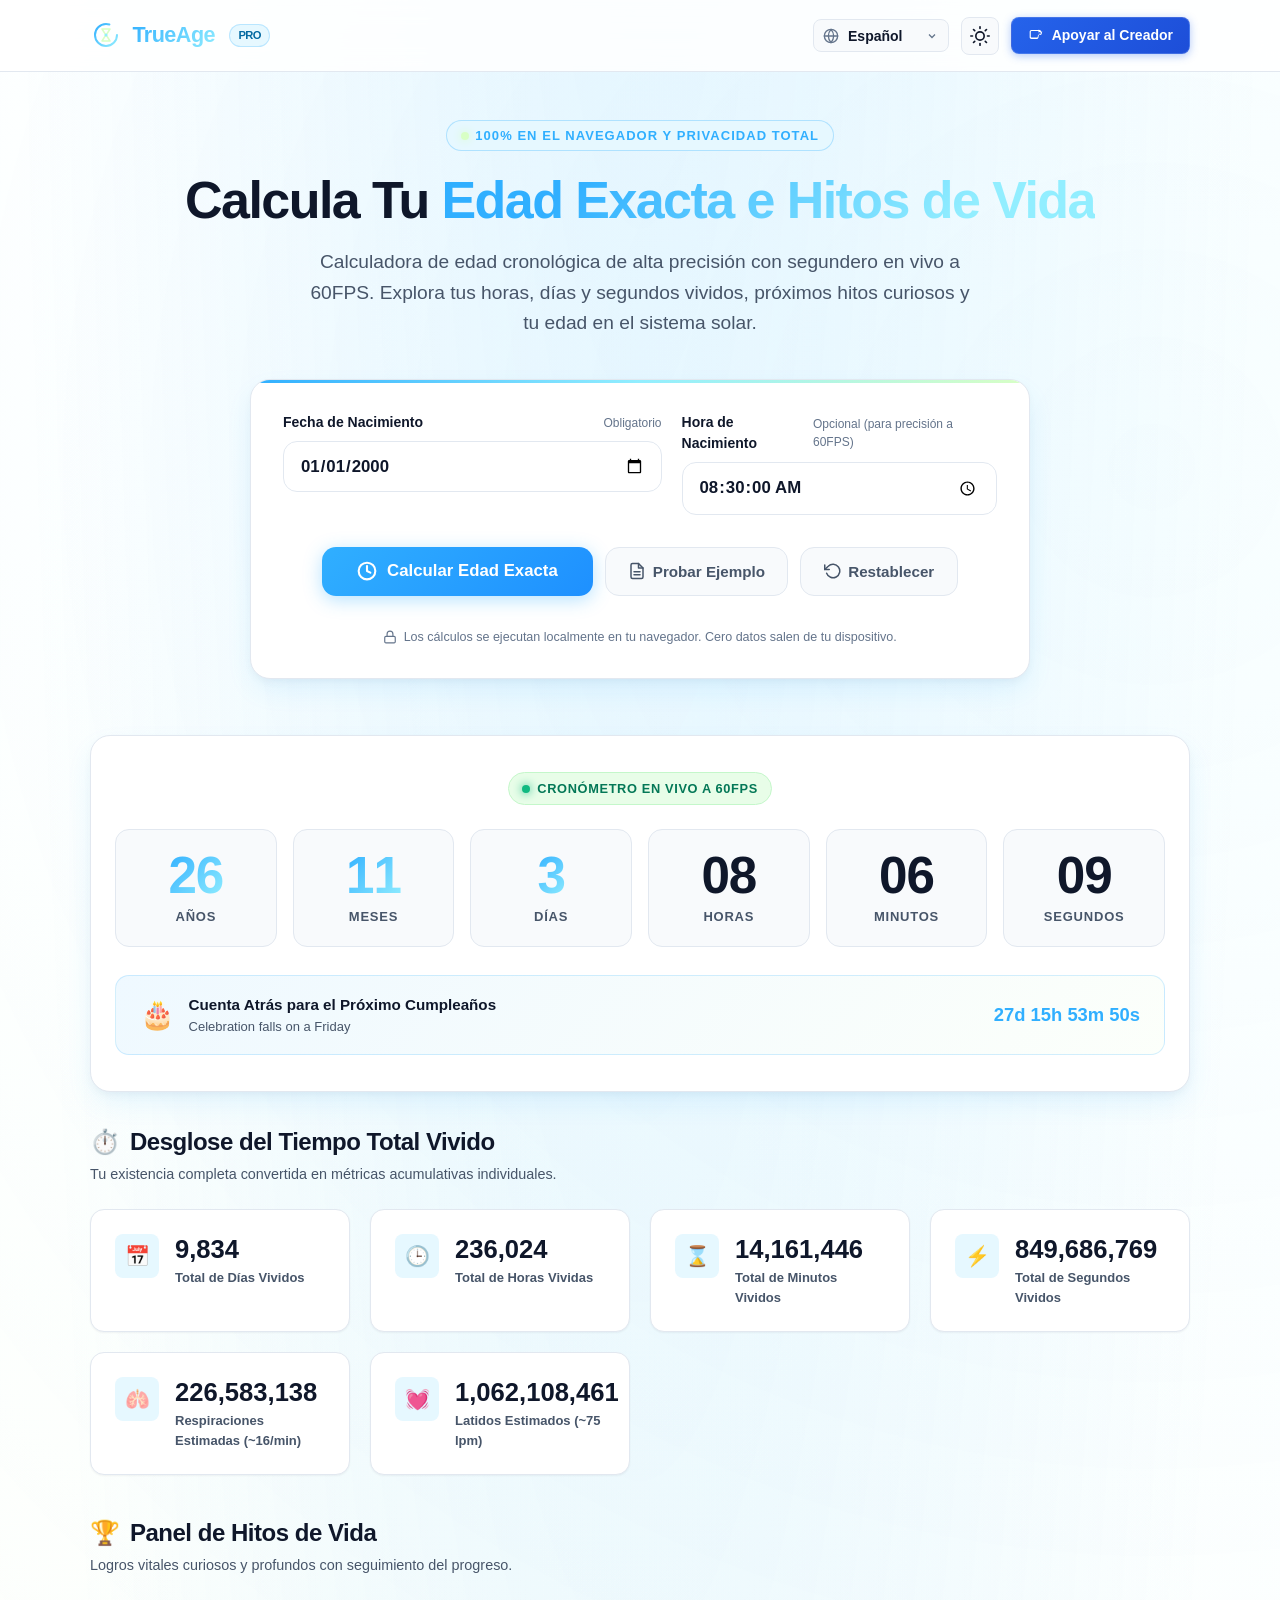
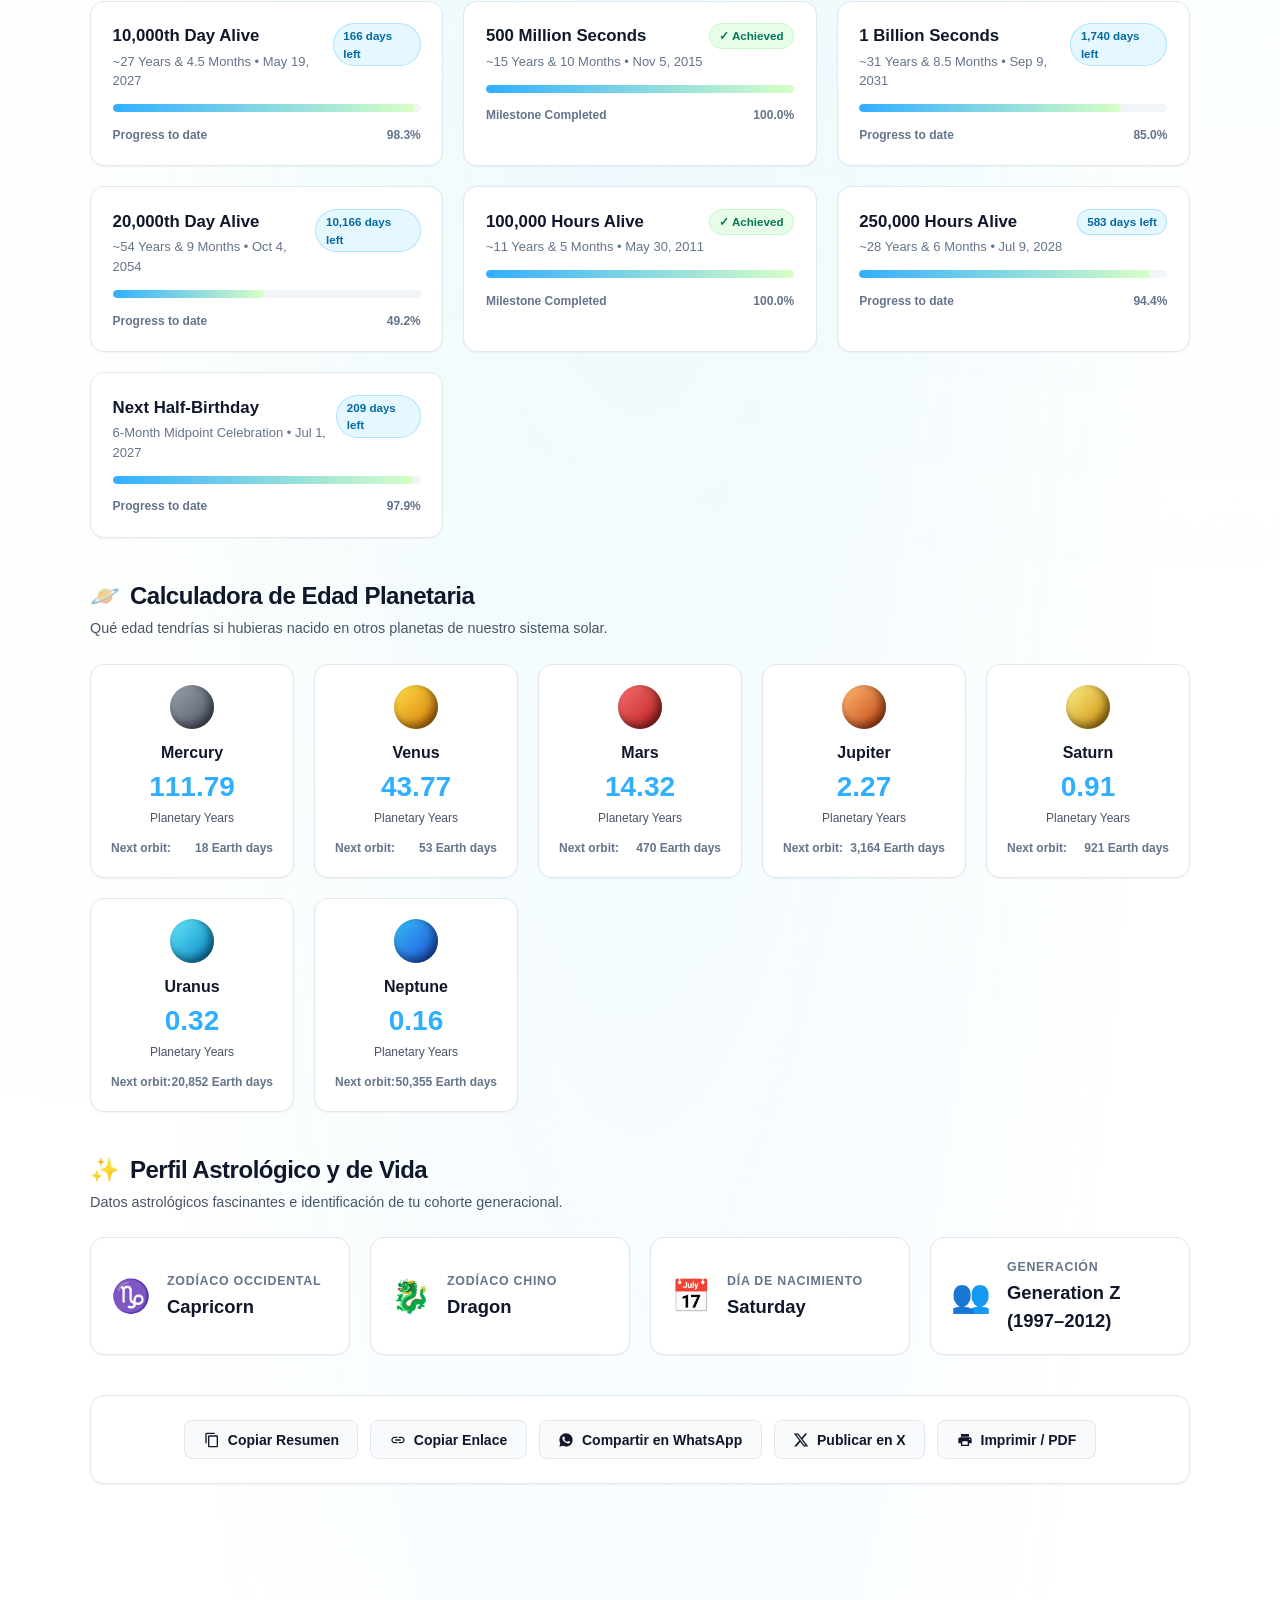
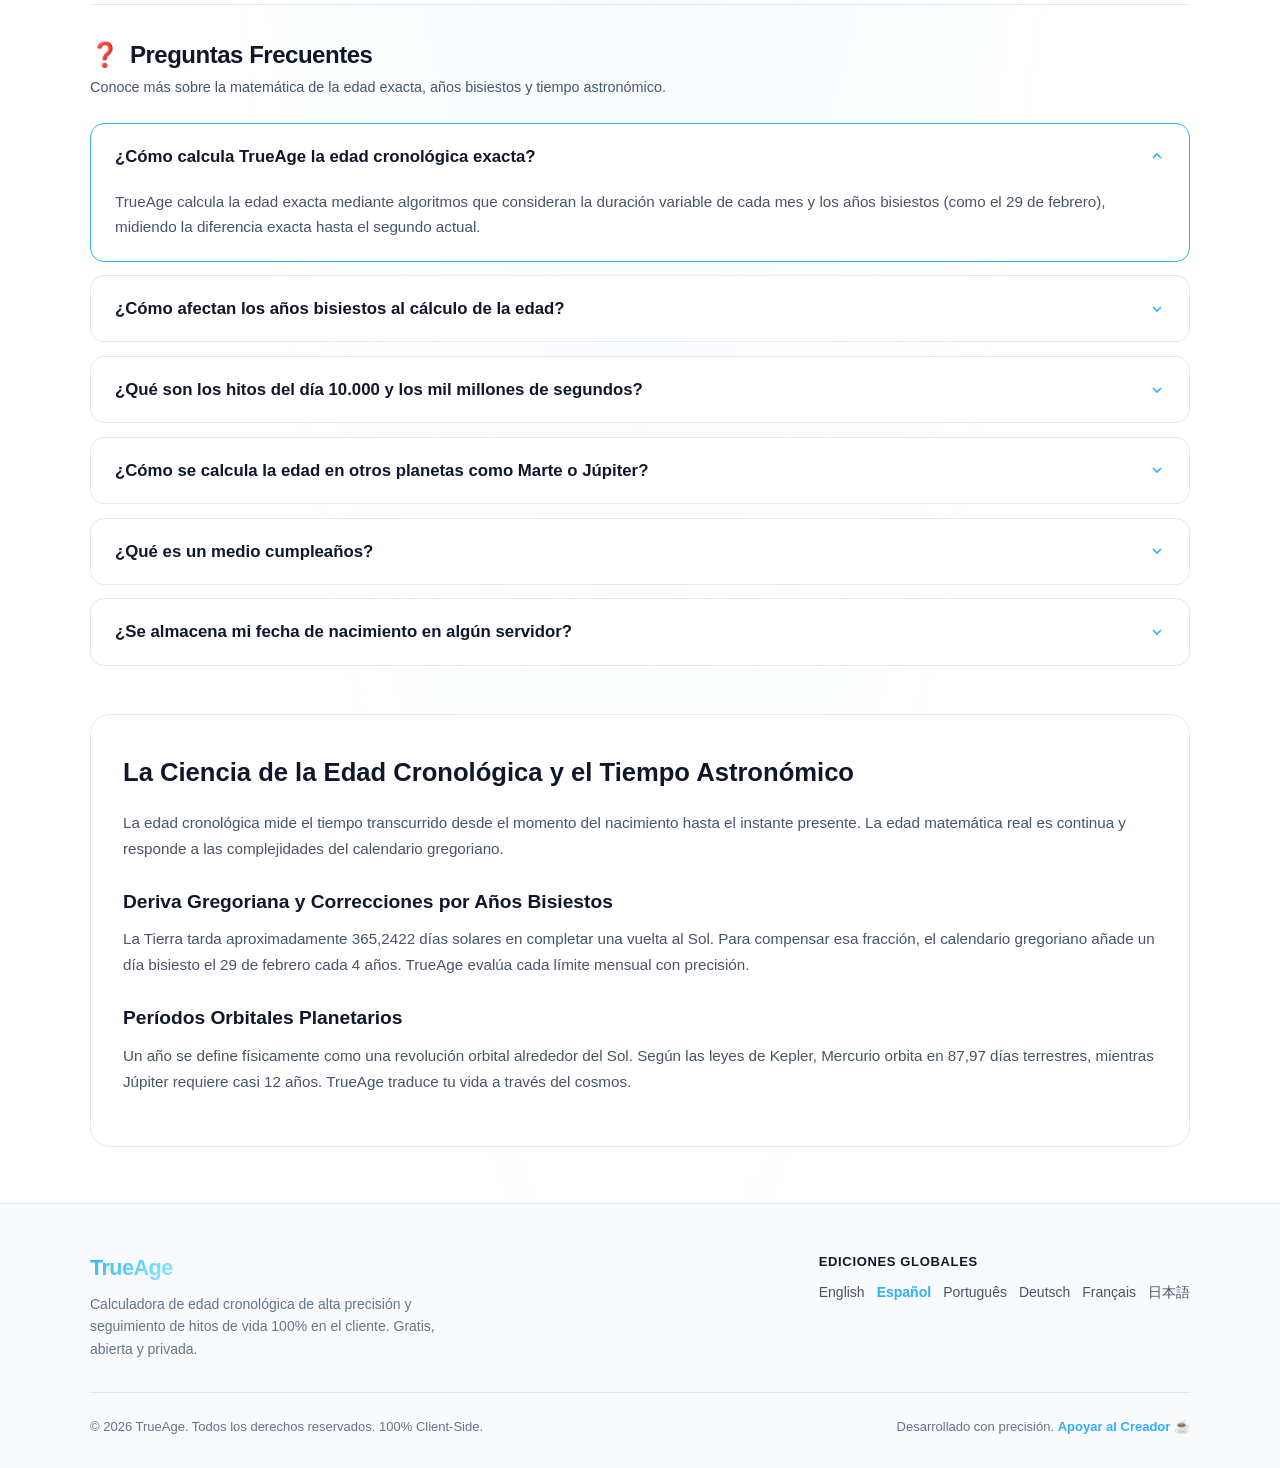
<file: es/index.html>
<!DOCTYPE html>
<html lang="es" data-theme="dark">
<head>
  <meta charset="UTF-8">
  <meta name="viewport" content="width=device-width, initial-scale=1.0, viewport-fit=cover">
  
  <!-- Anti-FOUC Inline Script -->
  <script>
    (function() {
      try {
        const storedTheme = localStorage.getItem('trueage_theme');
        const prefersDark = window.matchMedia('(prefers-color-scheme: dark)').matches;
        const theme = storedTheme || (prefersDark ? 'dark' : 'light');
        document.documentElement.setAttribute('data-theme', theme);
      } catch (e) {
        document.documentElement.setAttribute('data-theme', 'dark');
      }
    })();
  </script>

  <!-- Google tag (gtag.js) -->
  <script async src="https://www.googletagmanager.com/gtag/js?id=G-33C0NN52K8"></script>
  <script>
    window.dataLayer = window.dataLayer || [];
    function gtag(){dataLayer.push(arguments);}
    gtag('js', new Date());

    gtag('config', 'G-33C0NN52K8');
  </script>

  <!-- Primary Meta Tags -->
  <title>TrueAge | Calculadora de Edad Exacta, Contador 60FPS y Seguidor de Hitos</title>
  <meta name="title" content="TrueAge | Calculadora de Edad Exacta, Contador 60FPS y Seguidor de Hitos">
  <meta name="description" content="Calcula tu edad exacta al segundo con un contador en tiempo real a 60FPS. Descubre tu próximo cumpleaños, día 10.000, 1.000 millones de segundos, edad en Marte y Júpiter. 100% del lado del cliente y privado.">
  <meta name="keywords" content="calculadora de edad exacta, contador de edad en tiempo real, edad cronológica, cuántos años tengo, seguidor de hitos, edad en marte, 10000 dias de vida">
  <meta name="author" content="Kishara Dilshan">
  <meta name="robots" content="index, follow, max-snippet:-1, max-image-preview:large, max-video-preview:-1">

  <!-- 7 Bidirectional hreflang Tags & Canonical URL -->
  <link rel="canonical" href="https://trueage.github.io/es/">
  <link rel="alternate" hreflang="x-default" href="https://trueage.github.io/">
  <link rel="alternate" hreflang="en" href="https://trueage.github.io/">
  <link rel="alternate" hreflang="es" href="https://trueage.github.io/es/">
  <link rel="alternate" hreflang="pt" href="https://trueage.github.io/pt/">
  <link rel="alternate" hreflang="de" href="https://trueage.github.io/de/">
  <link rel="alternate" hreflang="fr" href="https://trueage.github.io/fr/">
  <link rel="alternate" hreflang="ja" href="https://trueage.github.io/ja/">

  <!-- Preconnect to Cloudinary CDN -->
  <link rel="preconnect" href="https://res.cloudinary.com" crossorigin>
  <link rel="dns-prefetch" href="https://res.cloudinary.com">

  <!-- Open Graph / Facebook -->
  <meta property="og:type" content="website">
  <meta property="og:url" content="https://trueage.github.io/es/">
  <meta property="og:title" content="TrueAge | Calculadora de Edad Exacta e Hitos de Vida">
  <meta property="og:description" content="Descubre tu edad cronológica exacta en tiempo real al segundo. Rastrea tus hitos y tu edad en los planetas.">
  <meta property="og:image" content="https://res.cloudinary.com/dpx6w78bt/image/upload/f_auto/q_auto/v1786342039/Online_Tool_rc1ybr.png">
  <meta property="og:image:secure_url" content="https://res.cloudinary.com/dpx6w78bt/image/upload/f_auto/q_auto/v1786342039/Online_Tool_rc1ybr.png">
  <meta property="og:image:type" content="image/png">
  <meta property="og:image:width" content="1200">
  <meta property="og:image:height" content="630">
  <meta property="og:image:alt" content="TrueAge - Calculadora de Edad Exacta e Hitos de Vida">
  <meta property="og:site_name" content="TrueAge">
  <meta property="og:locale" content="es_ES">

  <!-- Twitter Card -->
  <meta name="twitter:card" content="summary_large_image">
  <meta name="twitter:url" content="https://trueage.github.io/es/">
  <meta name="twitter:title" content="TrueAge | Calculadora de Edad Exacta e Hitos de Vida">
  <meta name="twitter:description" content="Calcula tu edad exacta al segundo con un contador fluido a 60FPS. 100% privado en tu navegador.">
  <meta name="twitter:image" content="https://res.cloudinary.com/dpx6w78bt/image/upload/f_auto/q_auto/v1786342039/Online_Tool_rc1ybr.png">
  <meta name="twitter:image:alt" content="TrueAge - Calculadora de Edad Exacta e Hitos de Vida">

  <!-- Favicon & PWA App Icons -->
  <link rel="icon" type="image/svg+xml" href="../favicon.svg">
  <link rel="apple-touch-icon" href="../favicon.svg">
  <meta name="theme-color" content="#020617" media="(prefers-color-scheme: dark)">
  <meta name="theme-color" content="#FFFFFF" media="(prefers-color-scheme: light)">
  <meta name="mobile-web-app-capable" content="yes">
  <meta name="apple-mobile-web-app-capable" content="yes">
  <meta name="apple-mobile-web-app-status-bar-style" content="black-translucent">
  <meta name="format-detection" content="telephone=no">

  <!-- Stylesheet -->
  <link rel="stylesheet" href="../style.css">

  <!-- JSON-LD Structured Data: WebSite (Site Name Definition for Google SERP) -->
  <script type="application/ld+json" id="schema-website">
  {
    "@context": "https://schema.org",
    "@type": "WebSite",
    "name": "TrueAge",
    "alternateName": ["True Age Calculator", "ExactAge"],
    "url": "https://trueage.github.io/"
  }
  </script>

  <!-- JSON-LD Structured Data: BreadcrumbList -->
  <script type="application/ld+json" id="schema-breadcrumb">
  {
    "@context": "https://schema.org",
    "@type": "BreadcrumbList",
    "itemListElement": [
      {
        "@type": "ListItem",
        "position": 1,
        "name": "Home",
        "item": "https://trueage.github.io/"
      },
      {
        "@type": "ListItem",
        "position": 2,
        "name": "Español",
        "item": "https://trueage.github.io/es/"
      }
    ]
  }
  </script>

  <!-- JSON-LD Structured Data: SoftwareApplication & WebApplication -->
  <script type="application/ld+json" id="schema-webapp">
  {
    "@context": "https://schema.org",
    "@type": "SoftwareApplication",
    "name": "TrueAge Calculadora de Edad Exacta",
    "url": "https://trueage.github.io/es/",
    "inLanguage": "es",
    "description": "Calculadora cronológica de edad de alta precisión con segundero a 60FPS, seguimiento de hitos vitales y cálculo de edad planetaria.",
    "applicationCategory": "UtilitiesApplication",
    "operatingSystem": "All",
    "browserRequirements": "Requires JavaScript. Requires HTML5.",
    "softwareVersion": "1.0.0",
    "image": "https://res.cloudinary.com/dpx6w78bt/image/upload/f_auto/q_auto/v1786342039/Online_Tool_rc1ybr.png",
    "screenshot": "https://res.cloudinary.com/dpx6w78bt/image/upload/f_auto/q_auto/v1786342039/Online_Tool_rc1ybr.png",
    "offers": {
      "@type": "Offer",
      "price": "0",
      "priceCurrency": "USD"
    },
    "featureList": [
      "Cronómetro de edad exacto a 60FPS en tiempo real",
      "Matemática de calendario gregoriano precisa con años bisiestos",
      "Estadísticas de vida acumulativas: días, horas, minutos, segundos",
      "Hitos de vida: día 10.000, 1.000 millones de segundos",
      "Edad en 7 planetas del sistema solar",
      "Ejecución 100% privada en el navegador"
    ],
    "author": {
      "@type": "Person",
      "name": "Kishara Dilshan",
      "url": "https://kisharadilshan.gumroad.com/coffee"
    }
  }
  </script>

  <!-- JSON-LD Structured Data: FAQPage -->
  <script type="application/ld+json" id="schema-faq">
  {
    "@context": "https://schema.org",
    "@type": "FAQPage",
    "mainEntity": [
      {
        "@type": "Question",
        "name": "¿Cómo calcula TrueAge la edad cronológica exacta?",
        "acceptedAnswer": {
          "@type": "Answer",
          "text": "TrueAge calcula la edad exacta mediante algoritmos que consideran la duración variable de cada mes y los años bisiestos (como el 29 de febrero), midiendo la diferencia exacta hasta el segundo actual."
        }
      },
      {
        "@type": "Question",
        "name": "¿Cómo afectan los años bisiestos al cálculo de la edad?",
        "acceptedAnswer": {
          "@type": "Answer",
          "text": "Un año estándar tiene 365 días y uno bisiesto 366. El motor matemático de TrueAge evalúa si tus períodos transcurridos cruzaron el 29 de febrero y ajusta dinámicamente la duración mensual."
        }
      },
      {
        "@type": "Question",
        "name": "¿Qué son los hitos del día 10.000 y los mil millones de segundos?",
        "acceptedAnswer": {
          "@type": "Answer",
          "text": "Tu día 10.000 ocurre aproximadamente a los 27 años y 4,5 meses. Mil millones de segundos vividos se alcanzan cerca de los 31 años y 8 meses. TrueAge calcula la fecha y hora exactas."
        }
      },
      {
        "@type": "Question",
        "name": "¿Cómo se calcula la edad en otros planetas como Marte o Júpiter?",
        "acceptedAnswer": {
          "@type": "Answer",
          "text": "La edad planetaria se calcula dividiendo tus años terrestres por el período orbital de cada planeta alrededor del Sol. Por ejemplo, Marte tarda 1,8808 años terrestres en completar una órbita."
        }
      },
      {
        "@type": "Question",
        "name": "¿Qué es un medio cumpleaños?",
        "acceptedAnswer": {
          "@type": "Answer",
          "text": "Un medio cumpleaños ocurre exactamente a los 6 meses de tu fecha de nacimiento, sirviendo como una divertida celebración de mitad de año."
        }
      },
      {
        "@type": "Question",
        "name": "¿Se almacena mi fecha de nacimiento en algún servidor?",
        "acceptedAnswer": {
          "@type": "Answer",
          "text": "No. TrueAge es 100% del lado del cliente. Todos los cálculos se realizan exclusivamente en tu navegador. Ningún dato viaja a servidores externos."
        }
      }
    ]
  }
  </script>
</head>
<body>

  <!-- Sticky Navigation Bar -->
  <header class="site-header">
    <div class="container nav-container">
      <a href="../" class="brand-link" aria-label="Inicio TrueAge">
        <svg class="brand-icon" viewBox="0 0 64 64" fill="none" xmlns="http://www.w3.org/2000/svg">
          <circle cx="32" cy="32" r="22" stroke="url(#navBrandGrad)" stroke-width="4" stroke-linecap="round" stroke-dasharray="110 30"/>
          <path d="M24 20H40L33 31C32.5 31.7 32.5 32.3 33 33L40 44H24L31 33C31.5 32.3 31.5 31.7 31 31L24 20Z" stroke="#D8FFC5" stroke-width="3" stroke-linejoin="round"/>
          <circle cx="32" cy="32" r="3" fill="#92EEFF"/>
          <defs>
            <linearGradient id="navBrandGrad" x1="0%" y1="0%" x2="100%" y2="100%">
              <stop offset="0%" stop-color="#30AFFF"/>
              <stop offset="100%" stop-color="#92EEFF"/>
            </linearGradient>
          </defs>
        </svg>
        <span class="brand-title">TrueAge</span>
        <span class="brand-badge">PRO</span>
      </a>

      <div class="nav-actions">
        <!-- Language Selector Dropdown -->
        <div class="lang-dropdown-wrapper" title="Seleccionar Idioma">
          <svg class="lang-globe-icon" viewBox="0 0 24 24" fill="none" stroke="currentColor" stroke-width="2" stroke-linecap="round" stroke-linejoin="round">
            <circle cx="12" cy="12" r="10"></circle>
            <line x1="2" y1="12" x2="22" y2="12"></line>
            <path d="M12 2a15.3 15.3 0 0 1 4 10 15.3 15.3 0 0 1-4 10 15.3 15.3 0 0 1-4-10 15.3 15.3 0 0 1 4-10z"></path>
          </svg>
          <select id="langSelect" class="lang-select" aria-label="Seleccionar Idioma">
            <option value="en">English</option>
            <option value="es" selected>Español</option>
            <option value="pt">Português</option>
            <option value="de">Deutsch</option>
            <option value="fr">Français</option>
            <option value="ja">日本語</option>
          </select>
          <svg class="lang-arrow" viewBox="0 0 24 24" fill="none" stroke="currentColor" stroke-width="2.5">
            <polyline points="6 9 12 15 18 9"></polyline>
          </svg>
        </div>

        <!-- Theme Toggle Button -->
        <button id="themeToggleBtn" class="theme-toggle-btn" aria-label="Cambiar tema claro/oscuro" title="Cambiar Tema">
          <svg class="icon-sun" width="20" height="20" viewBox="0 0 24 24" fill="none" stroke="currentColor" stroke-width="2" stroke-linecap="round" stroke-linejoin="round">
            <circle cx="12" cy="12" r="5"></circle>
            <line x1="12" y1="1" x2="12" y2="3"></line>
            <line x1="12" y1="21" x2="12" y2="23"></line>
            <line x1="4.22" y1="4.22" x2="5.64" y2="5.64"></line>
            <line x1="18.36" y1="18.36" x2="19.78" y2="19.78"></line>
            <line x1="1" y1="12" x2="3" y2="12"></line>
            <line x1="21" y1="12" x2="23" y2="12"></line>
            <line x1="4.22" y1="19.78" x2="5.64" y2="18.36"></line>
            <line x1="18.36" y1="5.64" x2="19.78" y2="4.22"></line>
          </svg>
          <svg class="icon-moon" width="20" height="20" viewBox="0 0 24 24" fill="none" stroke="currentColor" stroke-width="2" stroke-linecap="round" stroke-linejoin="round">
            <path d="M21 12.79A9 9 0 1 1 11.21 3 7 7 0 0 0 21 12.79z"></path>
          </svg>
        </button>

        <!-- Developer Support CTA -->
        <a href="https://kisharadilshan.gumroad.com/coffee" target="_blank" rel="noopener noreferrer" class="btn-support" aria-label="Apoyar al creador">
          <svg viewBox="0 0 24 24">
            <path d="M20.216 6.415l-.132-.666c-.119-.597-.387-1.144-.775-1.583a4.015 4.015 0 0 0-1.745-1.127 5.097 5.097 0 0 0-2.074-.214H5.215C3.765 2.825 2.5 3.99 2.5 5.44v8.326c0 1.45 1.265 2.615 2.715 2.615h7.828c1.368 0 2.496-.98 2.686-2.316l.487-3.418h1.831c1.232 0 2.29-.838 2.535-2.031l.634-3.197a2.532 2.532 0 0 0-.000-1.004zm-3.528 3.791h-1.63l-.442 3.097a1.008 1.008 0 0 1-1.002.871H5.215a1.01 1.01 0 0 1-1.01-1.01V5.44a1.01 1.01 0 0 1 1.01-1.01h9.324c.732 0 1.343.518 1.472 1.24l.677 4.536zm2.036-1.077c-.082.404-.442.687-.855.687h-.764l-.568-3.811h1.332c.504 0 .937.362 1.012.862l.143.719-.300 1.543z"/>
          </svg>
          <span data-i18n="support_btn">Apoyar al Creador</span>
        </a>
      </div>
    </div>
  </header>

  <!-- Main Landmark -->
  <main class="container">
    <section class="hero-section" aria-labelledby="heroTitle">
      <div class="hero-tag">
        <span class="pulse-dot"></span>
        <span data-i18n="tag_badge">100% en el Navegador y Privacidad Total</span>
      </div>

      <h1 id="heroTitle" class="hero-title">
        <span data-i18n="hero_title_prefix">Calcula Tu</span> 
        <span class="text-gradient" data-i18n="hero_title_gradient">Edad Exacta e Hitos de Vida</span>
      </h1>

      <p class="hero-subtitle" data-i18n="hero_subtitle">
        Calculadora de edad cronológica de alta precisión con segundero en vivo a 60FPS. Explora tus horas, días y segundos vividos, próximos hitos curiosos y tu edad en el sistema solar.
      </p>

      <div class="calc-card">
        <form id="ageForm" class="calc-form" onsubmit="event.preventDefault();">
          <div class="input-grid">
            <div class="input-group">
              <label for="dob" class="input-label">
                <span data-i18n="label_dob">Fecha de Nacimiento</span>
                <span class="label-sub" data-i18n="label_required">Obligatorio</span>
              </label>
              <input type="date" id="dob" class="custom-input" required aria-required="true">
            </div>

            <div class="input-group">
              <label for="birthTime" class="input-label">
                <span data-i18n="label_time">Hora de Nacimiento</span>
                <span class="label-sub" data-i18n="label_optional">Opcional (para precisión a 60FPS)</span>
              </label>
              <input type="time" id="birthTime" class="custom-input" step="1" value="00:00:00">
            </div>
          </div>

          <div class="calc-actions">
            <button type="submit" id="btnCalculate" class="btn-primary">
              <svg width="20" height="20" viewBox="0 0 24 24" fill="none" stroke="currentColor" stroke-width="2.5" stroke-linecap="round" stroke-linejoin="round">
                <circle cx="12" cy="12" r="10"></circle>
                <polyline points="12 6 12 12 16 14"></polyline>
              </svg>
              <span data-i18n="btn_calculate">Calcular Edad Exacta</span>
            </button>

            <button type="button" id="btnExample" class="btn-secondary">
              <svg width="18" height="18" viewBox="0 0 24 24" fill="none" stroke="currentColor" stroke-width="2" stroke-linecap="round" stroke-linejoin="round">
                <path d="M14 2H6a2 2 0 0 0-2 2v16a2 2 0 0 0 2 2h12a2 2 0 0 0 2-2V8z"></path>
                <polyline points="14 2 14 8 20 8"></polyline>
                <line x1="16" y1="13" x2="8" y2="13"></line>
                <line x1="16" y1="17" x2="8" y2="17"></line>
              </svg>
              <span data-i18n="btn_example">Probar Ejemplo</span>
            </button>

            <button type="button" id="btnReset" class="btn-secondary" title="Restablecer">
              <svg width="18" height="18" viewBox="0 0 24 24" fill="none" stroke="currentColor" stroke-width="2" stroke-linecap="round" stroke-linejoin="round">
                <polyline points="1 4 1 10 7 10"></polyline>
                <path d="M3.51 15a9 9 0 1 0 2.13-9.36L1 10"></path>
              </svg>
              <span data-i18n="btn_reset">Restablecer</span>
            </button>
          </div>

          <p class="calc-privacy-note">
            <svg width="14" height="14" viewBox="0 0 24 24" fill="none" stroke="currentColor" stroke-width="2" stroke-linecap="round" stroke-linejoin="round">
              <rect x="3" y="11" width="18" height="11" rx="2" ry="2"></rect>
              <path d="M7 11V7a5 5 0 0 1 10 0v4"></path>
            </svg>
            <span data-i18n="privacy_note">Los cálculos se ejecutan localmente en tu navegador. Cero datos salen de tu dispositivo.</span>
          </p>
        </form>
      </div>
    </section>

    <!-- Results Container -->
    <div id="resultsContainer" class="results-section" aria-live="polite">
      <section class="live-counter-card" aria-label="Contador de edad en tiempo real">
        <div class="live-badge-wrapper">
          <div class="live-badge">
            <span class="live-dot"></span>
            <span data-i18n="live_ticking">Cronómetro en Vivo a 60FPS</span>
          </div>
        </div>

        <div class="live-grid">
          <div class="digital-card highlight">
            <div id="valYears" class="digital-val">--</div>
            <div class="digital-label" data-i18n="unit_years">Años</div>
          </div>
          <div class="digital-card highlight">
            <div id="valMonths" class="digital-val">--</div>
            <div class="digital-label" data-i18n="unit_months">Meses</div>
          </div>
          <div class="digital-card highlight">
            <div id="valDays" class="digital-val">--</div>
            <div class="digital-label" data-i18n="unit_days">Días</div>
          </div>
          <div class="digital-card">
            <div id="valHours" class="digital-val">--</div>
            <div class="digital-label" data-i18n="unit_hours">Horas</div>
          </div>
          <div class="digital-card">
            <div id="valMinutes" class="digital-val">--</div>
            <div class="digital-label" data-i18n="unit_minutes">Minutos</div>
          </div>
          <div class="digital-card">
            <div id="valSeconds" class="digital-val">--</div>
            <div class="digital-label" data-i18n="unit_seconds">Segundos</div>
          </div>
        </div>

        <div class="bday-banner">
          <div class="bday-info">
            <span class="bday-icon">🎂</span>
            <div>
              <div class="bday-title" data-i18n="bday_next_title">Cuenta Atrás para el Próximo Cumpleaños</div>
              <div class="bday-subtitle" id="valNextBdayDay">Día de celebración próximo</div>
            </div>
          </div>
          <div class="bday-countdown" id="valNextBdayCountdown">-- días, -- horas</div>
        </div>
      </section>

      <!-- Total Time Alive Breakdown Section -->
      <section class="stats-section" aria-labelledby="statsTitle">
        <div class="section-header">
          <h2 id="statsTitle" class="section-title">
            <span>⏱️</span>
            <span data-i18n="title_total_alive">Desglose del Tiempo Total Vivido</span>
          </h2>
          <p class="section-desc" data-i18n="desc_total_alive">Tu existencia completa convertida en métricas acumulativas individuales.</p>
        </div>

        <div class="stats-grid">
          <div class="stat-card">
            <div class="stat-icon">📅</div>
            <div class="stat-content">
              <div id="statTotalDays" class="stat-val">--</div>
              <div class="stat-label" data-i18n="stat_days">Total de Días Vividos</div>
            </div>
          </div>

          <div class="stat-card">
            <div class="stat-icon">🕒</div>
            <div class="stat-content">
              <div id="statTotalHours" class="stat-val">--</div>
              <div class="stat-label" data-i18n="stat_hours">Total de Horas Vividas</div>
            </div>
          </div>

          <div class="stat-card">
            <div class="stat-icon">⌛</div>
            <div class="stat-content">
              <div id="statTotalMinutes" class="stat-val">--</div>
              <div class="stat-label" data-i18n="stat_minutes">Total de Minutos Vividos</div>
            </div>
          </div>

          <div class="stat-card">
            <div class="stat-icon">⚡</div>
            <div class="stat-content">
              <div id="statTotalSeconds" class="stat-val">--</div>
              <div class="stat-label" data-i18n="stat_seconds">Total de Segundos Vividos</div>
            </div>
          </div>

          <div class="stat-card">
            <div class="stat-icon">🫁</div>
            <div class="stat-content">
              <div id="statTotalBreaths" class="stat-val">--</div>
              <div class="stat-label" data-i18n="stat_breaths">Respiraciones Estimadas (~16/min)</div>
            </div>
          </div>

          <div class="stat-card">
            <div class="stat-icon">💓</div>
            <div class="stat-content">
              <div id="statTotalHeartbeats" class="stat-val">--</div>
              <div class="stat-label" data-i18n="stat_heartbeats">Latidos Estimados (~75 lpm)</div>
            </div>
          </div>
        </div>
      </section>

      <!-- Milestone Dashboard Section -->
      <section class="milestones-section" aria-labelledby="milestonesTitle">
        <div class="section-header">
          <h2 id="milestonesTitle" class="section-title">
            <span>🏆</span>
            <span data-i18n="title_milestones">Panel de Hitos de Vida</span>
          </h2>
          <p class="section-desc" data-i18n="desc_milestones">Logros vitales curiosos y profundos con seguimiento del progreso.</p>
        </div>

        <div class="milestones-grid" id="milestonesGrid"></div>
      </section>

      <!-- Planetary Age Grid Section -->
      <section class="planets-section" aria-labelledby="planetsTitle">
        <div class="section-header">
          <h2 id="planetsTitle" class="section-title">
            <span>🪐</span>
            <span data-i18n="title_planets">Calculadora de Edad Planetaria</span>
          </h2>
          <p class="section-desc" data-i18n="desc_planets">Qué edad tendrías si hubieras nacido en otros planetas de nuestro sistema solar.</p>
        </div>

        <div class="planets-grid" id="planetsGrid"></div>
      </section>

      <!-- Astrological & Life Profile Section -->
      <section class="profile-section" aria-labelledby="profileTitle">
        <div class="section-header">
          <h2 id="profileTitle" class="section-title">
            <span>✨</span>
            <span data-i18n="title_profile">Perfil Astrológico y de Vida</span>
          </h2>
          <p class="section-desc" data-i18n="desc_profile">Datos astrológicos fascinantes e identificación de tu cohorte generacional.</p>
        </div>

        <div class="profile-grid">
          <div class="profile-card">
            <div class="profile-icon" id="iconZodiac">♈</div>
            <div>
              <div class="profile-title" data-i18n="prof_zodiac">Zodíaco Occidental</div>
              <div id="valZodiacSign" class="profile-value">--</div>
            </div>
          </div>

          <div class="profile-card">
            <div class="profile-icon" id="iconChineseZodiac">🐉</div>
            <div>
              <div class="profile-title" data-i18n="prof_chinese">Zodíaco Chino</div>
              <div id="valChineseZodiac" class="profile-value">--</div>
            </div>
          </div>

          <div class="profile-card">
            <div class="profile-icon">📅</div>
            <div>
              <div class="profile-title" data-i18n="prof_dayborn">Día de Nacimiento</div>
              <div id="valDayBorn" class="profile-value">--</div>
            </div>
          </div>

          <div class="profile-card">
            <div class="profile-icon">👥</div>
            <div>
              <div class="profile-title" data-i18n="prof_generation">Generación</div>
              <div id="valGeneration" class="profile-value">--</div>
            </div>
          </div>
        </div>
      </section>

      <!-- Action Toolbar -->
      <div class="toolbar-section">
        <button id="btnCopySummary" class="btn-tool" title="Copiar informe de edad formateado">
          <svg viewBox="0 0 24 24"><path d="M16 1H4c-1.1 0-2 .9-2 2v14h2V3h12V1zm3 4H8c-1.1 0-2 .9-2 2v14c0 1.1.9 2 2 2h11c1.1 0 2-.9 2-2V7c0-1.1-.9-2-2-2zm0 16H8V7h11v14z"/></svg>
          <span data-i18n="tool_copy_summary">Copiar Resumen</span>
        </button>

        <button id="btnCopyLink" class="btn-tool" title="Copiar enlace para compartir">
          <svg viewBox="0 0 24 24"><path d="M3.9 12c0-1.71 1.39-3.1 3.1-3.1h4V7H7c-2.76 0-5 2.24-5 5s2.24 5 5 5h4v-1.9H7c-1.71 0-3.1-1.39-3.1-3.1zM8 13h8v-2H8v2zm9-6h-4v1.9h4c1.71 0 3.1 1.39 3.1 3.1s-1.39 3.1-3.1 3.1h-4V17h4c2.76 0 5-2.24 5-5s-2.24-5-5-5z"/></svg>
          <span data-i18n="tool_copy_link">Copiar Enlace</span>
        </button>

        <button id="btnShareWhatsApp" class="btn-tool" title="Compartir en WhatsApp">
          <svg viewBox="0 0 24 24"><path d="M12.04 2c-5.46 0-9.91 4.45-9.91 9.91 0 1.75.46 3.45 1.32 4.95L2.05 22l5.25-1.38c1.45.79 3.08 1.21 4.74 1.21 5.46 0 9.91-4.45 9.91-9.91 0-5.46-4.45-9.92-9.91-9.92zm5.78 14.01c-.24.68-1.4 1.26-1.92 1.34-.52.07-1.19.1-3.41-.82-2.84-1.18-4.66-4.06-4.8-4.25-.14-.19-1.15-1.53-1.15-2.92 0-1.39.73-2.07.99-2.35.26-.28.57-.35.76-.35.19 0 .38 0 .55.01.18.01.42-.07.66.5.24.58.82 2 .89 2.15.07.14.12.31.02.5-.1.19-.15.31-.3.48-.14.17-.3.38-.43.51-.14.14-.29.3-.12.59.17.28.75 1.24 1.61 2 1.11.98 2.04 1.29 2.33 1.43.28.14.45.12.62-.07.17-.19.73-.85.92-1.14.19-.29.38-.24.64-.14.26.1 1.65.78 1.93.92.28.14.47.21.54.33.07.12.07.69-.17 1.37z"/></svg>
          <span data-i18n="tool_share_whatsapp">Compartir en WhatsApp</span>
        </button>

        <button id="btnShareTwitter" class="btn-tool" title="Publicar en X">
          <svg viewBox="0 0 24 24"><path d="M18.244 2.25h3.308l-7.227 8.26 8.502 11.24H16.17l-5.214-6.817L4.99 21.75H1.68l7.73-8.835L1.254 2.25H8.08l4.713 6.231zm-1.161 17.52h1.833L7.084 4.126H5.117z"/></svg>
          <span data-i18n="tool_share_twitter">Publicar en X</span>
        </button>

        <button id="btnPrint" class="btn-tool" title="Imprimir informe de edad o guardar PDF">
          <svg viewBox="0 0 24 24"><path d="M19 8H5c-1.66 0-3 1.34-3 3v6h4v4h12v-4h4v-6c0-1.66-1.34-3-3-3zm-3 11H8v-5h8v5zm3-7c-.55 0-1-.45-1-1s.45-1 1-1 1 .45 1 1-.45 1-1 1zm-1-9H6v4h12V3z"/></svg>
          <span data-i18n="tool_print">Imprimir / PDF</span>
        </button>
      </div>
    </div>

    <!-- SEO Content & FAQ Section -->
    <section class="seo-section" aria-labelledby="faqTitle">
      <div class="section-header">
        <h2 id="faqTitle" class="section-title">
          <span>❓</span>
          <span data-i18n="title_faq">Preguntas Frecuentes</span>
        </h2>
        <p class="section-desc" data-i18n="desc_faq">Conoce más sobre la matemática de la edad exacta, años bisiestos y tiempo astronómico.</p>
      </div>

      <div class="faq-list">
        <details class="faq-item" open>
          <summary class="faq-question">
            <span data-i18n="faq_q1">¿Cómo calcula TrueAge la edad cronológica exacta?</span>
            <svg class="faq-arrow" viewBox="0 0 24 24" fill="none" stroke="currentColor" stroke-width="2.5"><polyline points="6 9 12 15 18 9"></polyline></svg>
          </summary>
          <div class="faq-answer">
            <p data-i18n="faq_a1">TrueAge calcula la edad exacta mediante algoritmos que consideran la duración variable de cada mes y los años bisiestos (como el 29 de febrero), midiendo la diferencia exacta hasta el segundo actual.</p>
          </div>
        </details>

        <details class="faq-item">
          <summary class="faq-question">
            <span data-i18n="faq_q2">¿Cómo afectan los años bisiestos al cálculo de la edad?</span>
            <svg class="faq-arrow" viewBox="0 0 24 24" fill="none" stroke="currentColor" stroke-width="2.5"><polyline points="6 9 12 15 18 9"></polyline></svg>
          </summary>
          <div class="faq-answer">
            <p data-i18n="faq_a2">Un año estándar tiene 365 días y uno bisiesto 366. El motor matemático de TrueAge evalúa si tus períodos transcurridos cruzaron el 29 de febrero y ajusta dinámicamente la duración mensual.</p>
          </div>
        </details>

        <details class="faq-item">
          <summary class="faq-question">
            <span data-i18n="faq_q3">¿Qué son los hitos del día 10.000 y los mil millones de segundos?</span>
            <svg class="faq-arrow" viewBox="0 0 24 24" fill="none" stroke="currentColor" stroke-width="2.5"><polyline points="6 9 12 15 18 9"></polyline></svg>
          </summary>
          <div class="faq-answer">
            <p data-i18n="faq_a3">Tu día 10.000 ocurre aproximadamente a los 27 años y 4,5 meses. Mil millones de segundos vividos se alcanzan cerca de los 31 años y 8 meses. TrueAge calcula la fecha y hora exactas.</p>
          </div>
        </details>

        <details class="faq-item">
          <summary class="faq-question">
            <span data-i18n="faq_q4">¿Cómo se calcula la edad en otros planetas como Marte o Júpiter?</span>
            <svg class="faq-arrow" viewBox="0 0 24 24" fill="none" stroke="currentColor" stroke-width="2.5"><polyline points="6 9 12 15 18 9"></polyline></svg>
          </summary>
          <div class="faq-answer">
            <p data-i18n="faq_a4">La edad planetaria se calcula dividiendo tus años terrestres por el período orbital de cada planeta alrededor del Sol. Por ejemplo, Marte tarda 1,8808 años terrestres en completar una órbita.</p>
          </div>
        </details>

        <details class="faq-item">
          <summary class="faq-question">
            <span data-i18n="faq_q5">¿Qué es un medio cumpleaños?</span>
            <svg class="faq-arrow" viewBox="0 0 24 24" fill="none" stroke="currentColor" stroke-width="2.5"><polyline points="6 9 12 15 18 9"></polyline></svg>
          </summary>
          <div class="faq-answer">
            <p data-i18n="faq_a5">Un medio cumpleaños ocurre exactamente a los 6 meses de tu fecha de nacimiento, sirviendo como una divertida celebración de mitad de año.</p>
          </div>
        </details>

        <details class="faq-item">
          <summary class="faq-question">
            <span data-i18n="faq_q6">¿Se almacena mi fecha de nacimiento en algún servidor?</span>
            <svg class="faq-arrow" viewBox="0 0 24 24" fill="none" stroke="currentColor" stroke-width="2.5"><polyline points="6 9 12 15 18 9"></polyline></svg>
          </summary>
          <div class="faq-answer">
            <p data-i18n="faq_a6">No. TrueAge es 100% del lado del cliente. Todos los cálculos se realizan exclusivamente en tu navegador. Ningún dato viaja a servidores externos.</p>
          </div>
        </details>
      </div>

      <article class="explainer-article">
        <h2 data-i18n="art_title">La Ciencia de la Edad Cronológica y el Tiempo Astronómico</h2>
        <p data-i18n="art_p1">La edad cronológica mide el tiempo transcurrido desde el momento del nacimiento hasta el instante presente. La edad matemática real es continua y responde a las complejidades del calendario gregoriano.</p>
        
        <h3 data-i18n="art_h2_1">Deriva Gregoriana y Correcciones por Años Bisiestos</h3>
        <p data-i18n="art_p2">La Tierra tarda aproximadamente 365,2422 días solares en completar una vuelta al Sol. Para compensar esa fracción, el calendario gregoriano añade un día bisiesto el 29 de febrero cada 4 años. TrueAge evalúa cada límite mensual con precisión.</p>

        <h3 data-i18n="art_h2_2">Períodos Orbitales Planetarios</h3>
        <p data-i18n="art_p3">Un año se define físicamente como una revolución orbital alrededor del Sol. Según las leyes de Kepler, Mercurio orbita en 87,97 días terrestres, mientras Júpiter requiere casi 12 años. TrueAge traduce tu vida a través del cosmos.</p>
      </article>
    </section>
  </main>

  <!-- Semantic Footer -->
  <footer class="site-footer">
    <div class="container">
      <div class="footer-top">
        <div class="footer-brand">
          <a href="../" class="brand-link">
            <span class="brand-title">TrueAge</span>
          </a>
          <p data-i18n="footer_desc">Calculadora de edad cronológica de alta precisión y seguimiento de hitos de vida 100% en el cliente. Gratis, abierta y privada.</p>
        </div>

        <div class="footer-locales">
          <div class="locale-title" data-i18n="footer_languages">Ediciones Globales</div>
          <div class="locale-links">
            <a href="../" class="locale-link">English</a>
            <a href="./" class="locale-link active">Español</a>
            <a href="../pt/" class="locale-link">Português</a>
            <a href="../de/" class="locale-link">Deutsch</a>
            <a href="../fr/" class="locale-link">Français</a>
            <a href="../ja/" class="locale-link">日本語</a>
          </div>
        </div>
      </div>

      <div class="footer-bottom">
        <div>
          &copy; <span id="currentYear">2026</span> TrueAge. Todos los derechos reservados. 100% Client-Side.
        </div>
        <div class="footer-credit">
          Desarrollado con precisión. <a href="https://kisharadilshan.gumroad.com/coffee" target="_blank" rel="noopener noreferrer">Apoyar al Creador ☕</a>
        </div>
      </div>
    </div>
  </footer>

  <script src="../i18n.js"></script>
  <script src="../app.js"></script>
</body>
</html>
</file>
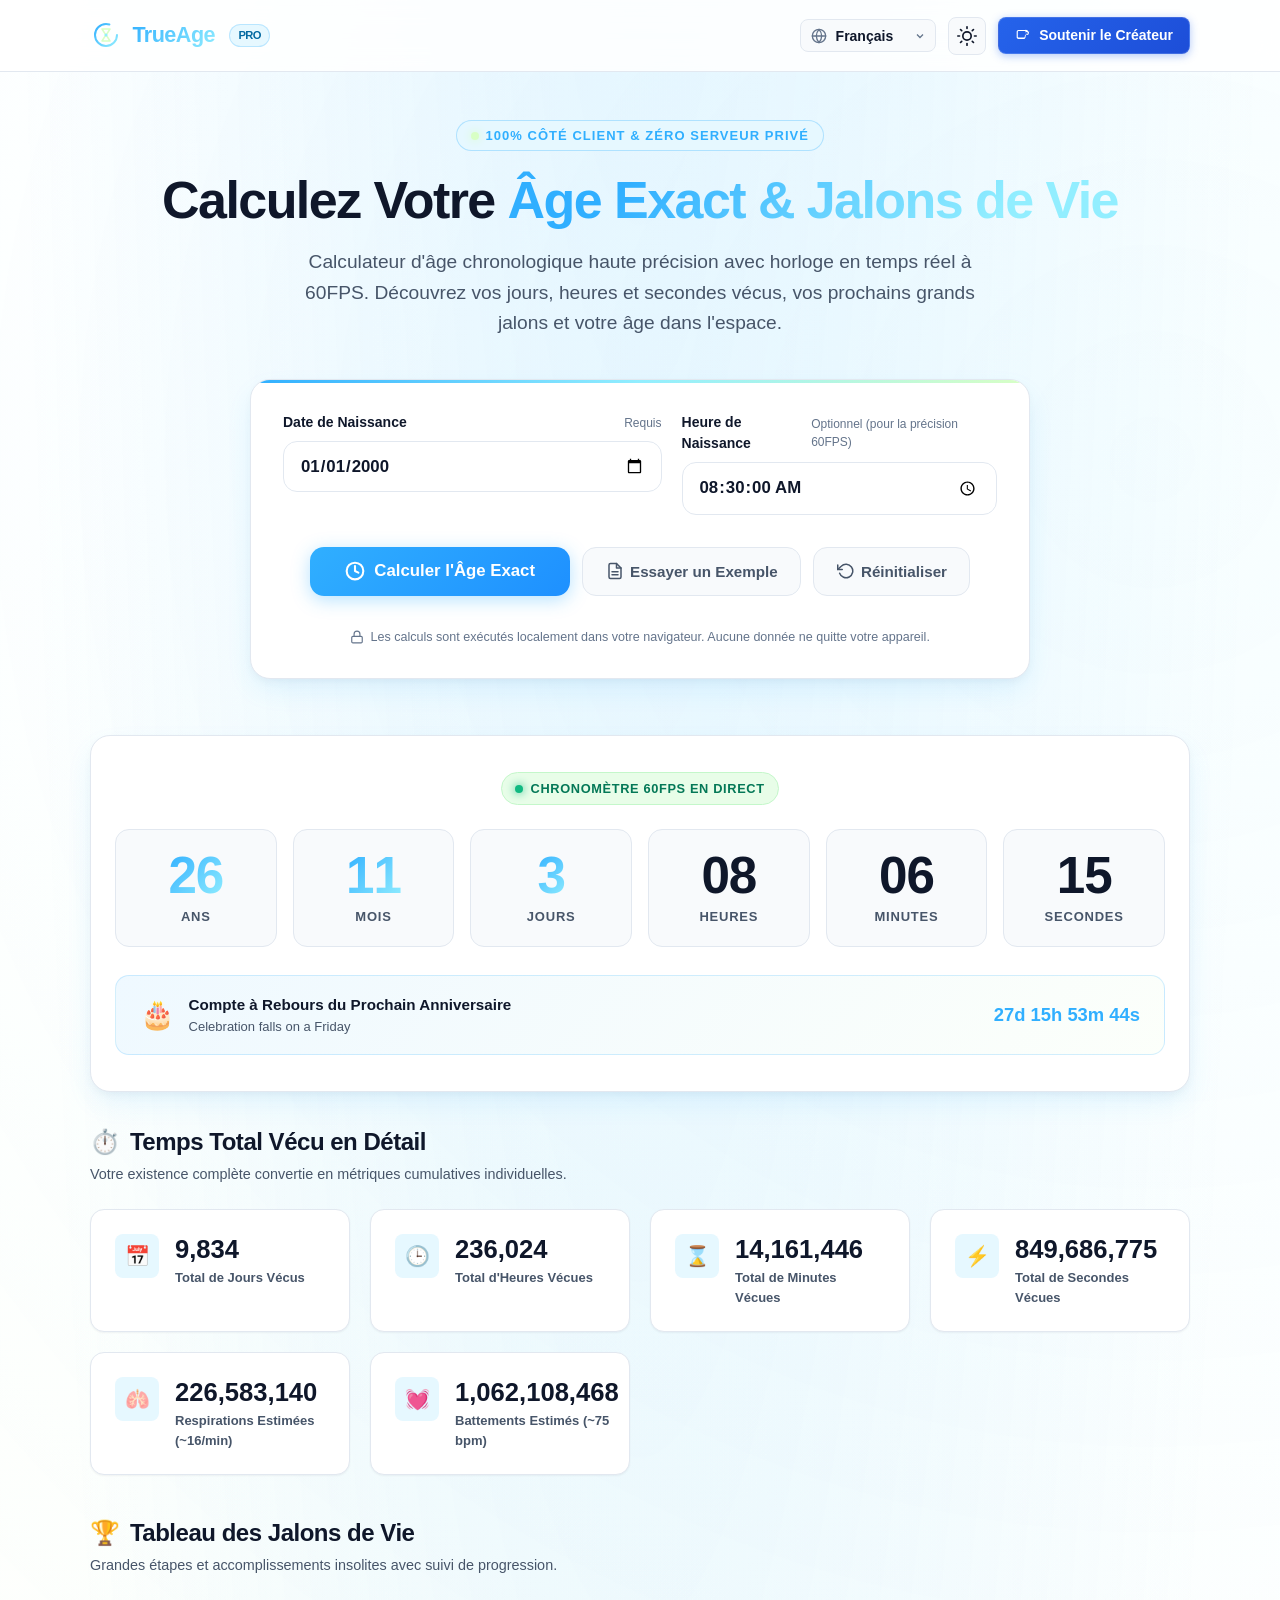
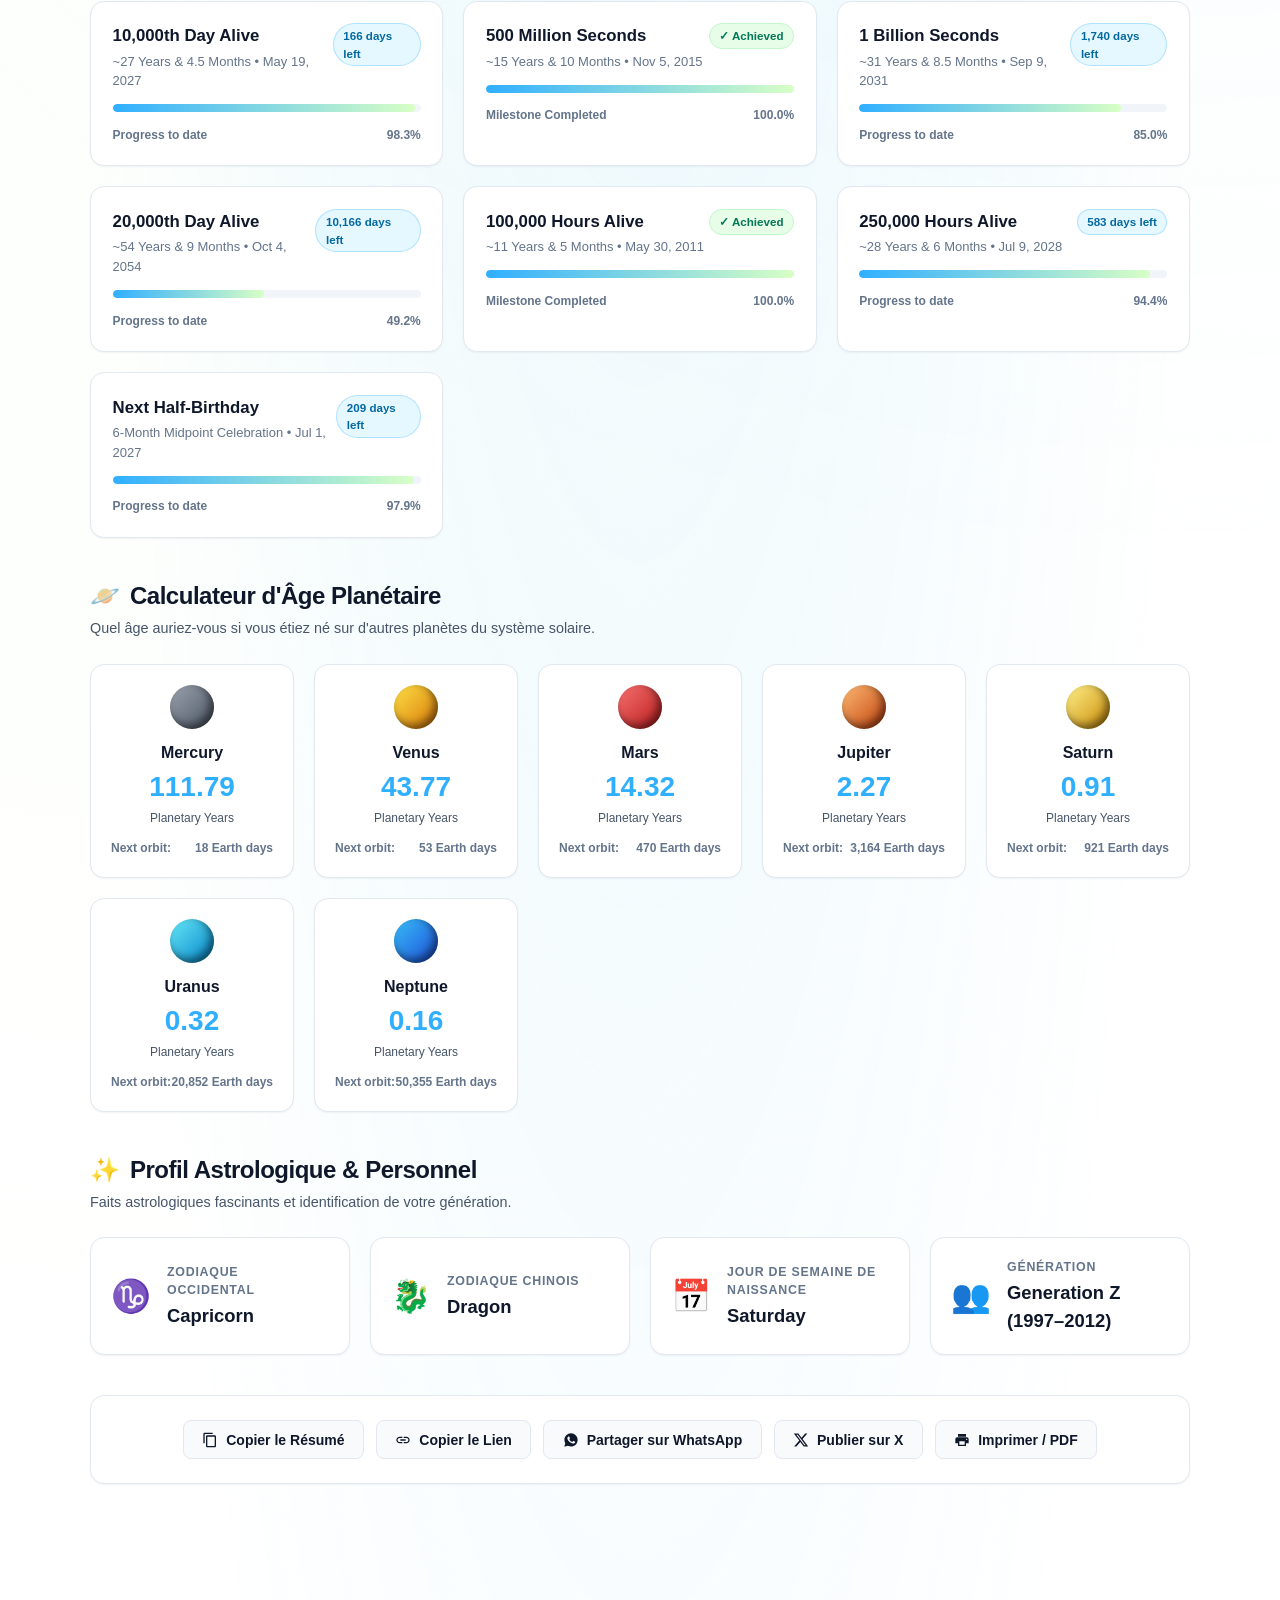
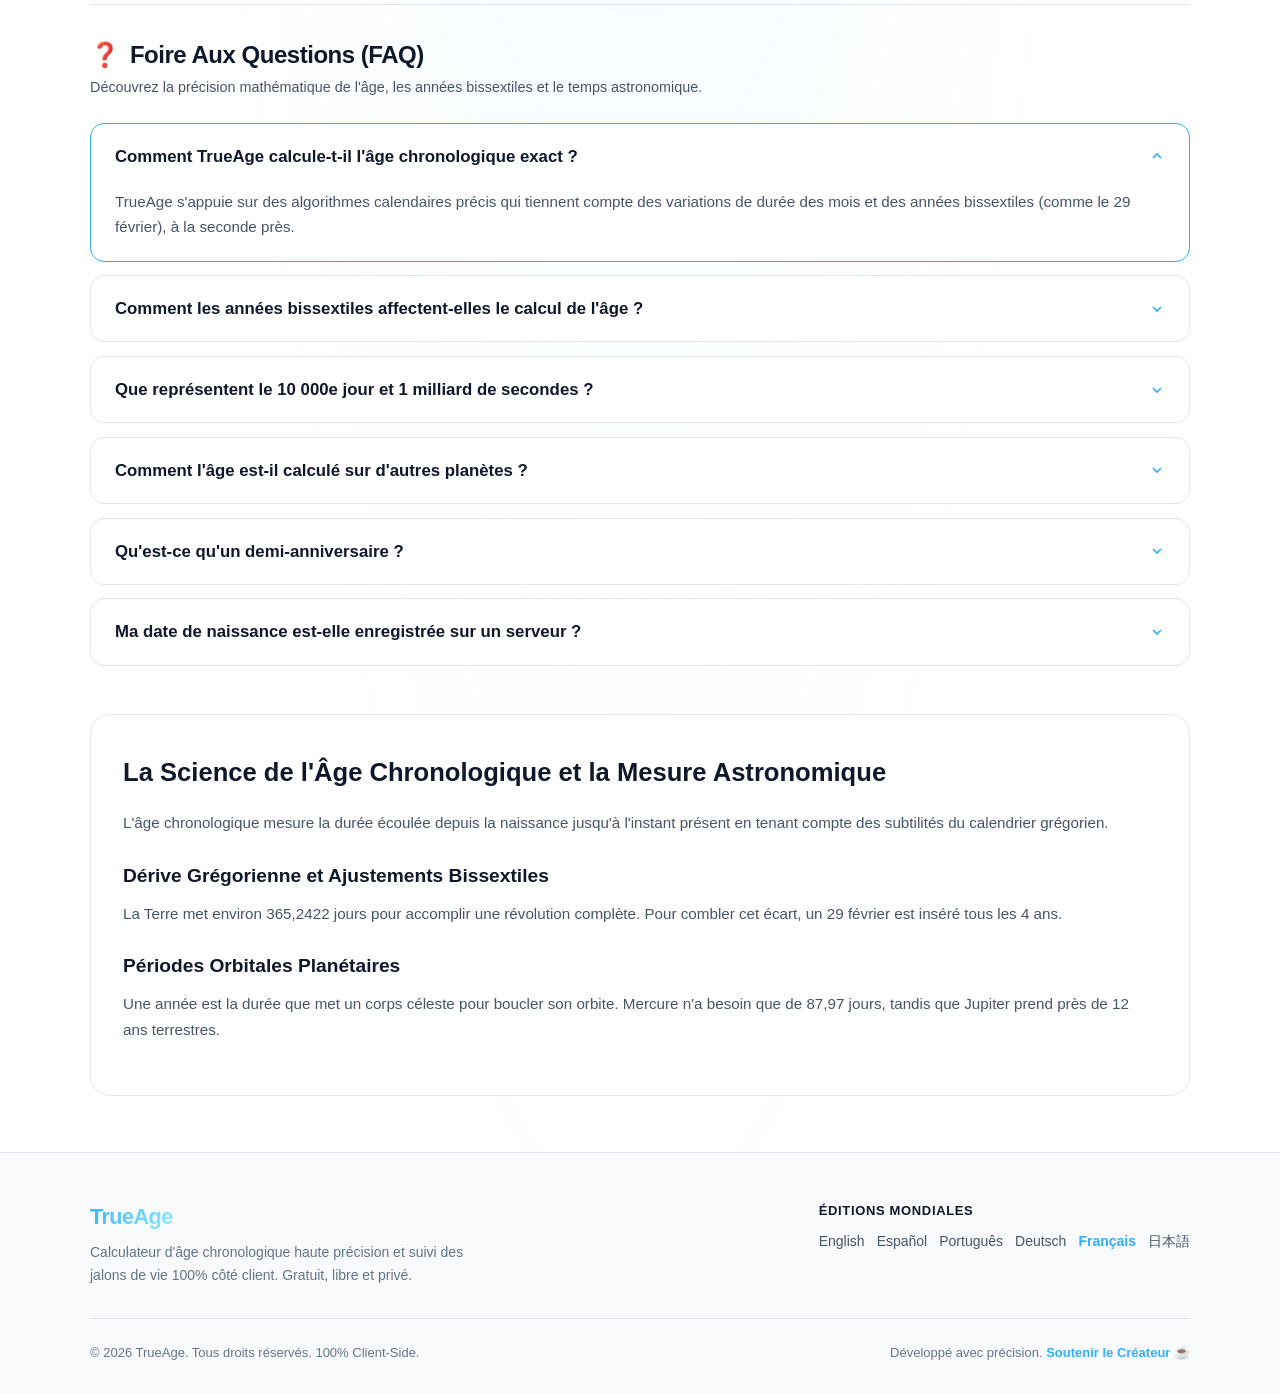
<file: fr/index.html>
<!DOCTYPE html>
<html lang="fr" data-theme="dark">
<head>
  <meta charset="UTF-8">
  <meta name="viewport" content="width=device-width, initial-scale=1.0, viewport-fit=cover">
  
  <script>
    (function() {
      try {
        const storedTheme = localStorage.getItem('trueage_theme');
        const prefersDark = window.matchMedia('(prefers-color-scheme: dark)').matches;
        const theme = storedTheme || (prefersDark ? 'dark' : 'light');
        document.documentElement.setAttribute('data-theme', theme);
      } catch (e) {
        document.documentElement.setAttribute('data-theme', 'dark');
      }
    })();
  </script>

  <!-- Google tag (gtag.js) -->
  <script async src="https://www.googletagmanager.com/gtag/js?id=G-33C0NN52K8"></script>
  <script>
    window.dataLayer = window.dataLayer || [];
    function gtag(){dataLayer.push(arguments);}
    gtag('js', new Date());

    gtag('config', 'G-33C0NN52K8');
  </script>

  <title>TrueAge | Calculateur d'Âge Exact, Compteur 60FPS et Jalons de Vie</title>
  <meta name="title" content="TrueAge | Calculateur d'Âge Exact, Compteur 60FPS et Jalons de Vie">
  <meta name="description" content="Calculez votre âge exact à la seconde près avec un compteur fluide en temps réel à 60FPS. Découvrez votre prochain anniversaire, 10 000e jour, 1 milliard de secondes et votre âge sur Mars et Jupiter.">
  <meta name="keywords" content="calculateur d'âge exact, compteur d'âge en temps réel, âge chronologique, quel est mon âge, jalons de vie, âge sur mars, 10000 jours vécus">
  <meta name="author" content="Kishara Dilshan">
  <meta name="robots" content="index, follow, max-snippet:-1, max-image-preview:large, max-video-preview:-1">

  <link rel="canonical" href="https://trueage.github.io/fr/">
  <link rel="alternate" hreflang="x-default" href="https://trueage.github.io/">
  <link rel="alternate" hreflang="en" href="https://trueage.github.io/">
  <link rel="alternate" hreflang="es" href="https://trueage.github.io/es/">
  <link rel="alternate" hreflang="pt" href="https://trueage.github.io/pt/">
  <link rel="alternate" hreflang="de" href="https://trueage.github.io/de/">
  <link rel="alternate" hreflang="fr" href="https://trueage.github.io/fr/">
  <link rel="alternate" hreflang="ja" href="https://trueage.github.io/ja/">
  <!-- Preconnect to Cloudinary CDN -->
  <link rel="preconnect" href="https://res.cloudinary.com" crossorigin>
  <link rel="dns-prefetch" href="https://res.cloudinary.com">

  <!-- Open Graph / Facebook -->
  <meta property="og:type" content="website">
  <meta property="og:url" content="https://trueage.github.io/fr/">
  <meta property="og:title" content="TrueAge | Calculateur d'Âge Exact & Jalons de Vie">
  <meta property="og:description" content="Découvrez votre âge exact en temps réel à la seconde près avec notre horloge fluide à 60FPS.">
  <meta property="og:image" content="https://res.cloudinary.com/dpx6w78bt/image/upload/f_auto/q_auto/v1786342039/Online_Tool_rc1ybr.png">
  <meta property="og:image:secure_url" content="https://res.cloudinary.com/dpx6w78bt/image/upload/f_auto/q_auto/v1786342039/Online_Tool_rc1ybr.png">
  <meta property="og:image:type" content="image/png">
  <meta property="og:image:width" content="1200">
  <meta property="og:image:height" content="630">
  <meta property="og:image:alt" content="TrueAge - Calculateur d'Âge Exact & Jalons de Vie">
  <meta property="og:site_name" content="TrueAge">
  <meta property="og:locale" content="fr_FR">

  <!-- Twitter Card -->
  <meta name="twitter:card" content="summary_large_image">
  <meta name="twitter:url" content="https://trueage.github.io/fr/">
  <meta name="twitter:title" content="TrueAge | Calculateur d'Âge Exact & Jalons de Vie">
  <meta name="twitter:description" content="Chronomètre chronologique haute précision avec horloge en temps réel à 60FPS. 100% privé.">
  <meta name="twitter:image" content="https://res.cloudinary.com/dpx6w78bt/image/upload/f_auto/q_auto/v1786342039/Online_Tool_rc1ybr.png">
  <meta name="twitter:image:alt" content="TrueAge - Calculateur d'Âge Exact & Jalons de Vie">

  <!-- Favicon & PWA App Icons -->
  <link rel="icon" type="image/svg+xml" href="../favicon.svg">
  <link rel="apple-touch-icon" href="../favicon.svg">
  <meta name="theme-color" content="#020617" media="(prefers-color-scheme: dark)">
  <meta name="theme-color" content="#FFFFFF" media="(prefers-color-scheme: light)">
  <meta name="mobile-web-app-capable" content="yes">
  <meta name="apple-mobile-web-app-capable" content="yes">
  <meta name="apple-mobile-web-app-status-bar-style" content="black-translucent">
  <meta name="format-detection" content="telephone=no">

  <!-- Stylesheet -->
  <link rel="stylesheet" href="../style.css">

  <!-- JSON-LD Structured Data: WebSite (Site Name Definition for Google SERP) -->
  <script type="application/ld+json" id="schema-website">
  {
    "@context": "https://schema.org",
    "@type": "WebSite",
    "name": "TrueAge",
    "alternateName": ["True Age Calculator", "ExactAge"],
    "url": "https://trueage.github.io/"
  }
  </script>

  <!-- JSON-LD Structured Data: BreadcrumbList -->
  <script type="application/ld+json" id="schema-breadcrumb">
  {
    "@context": "https://schema.org",
    "@type": "BreadcrumbList",
    "itemListElement": [
      {
        "@type": "ListItem",
        "position": 1,
        "name": "Home",
        "item": "https://trueage.github.io/"
      },
      {
        "@type": "ListItem",
        "position": 2,
        "name": "Français",
        "item": "https://trueage.github.io/fr/"
      }
    ]
  }
  </script>

  <!-- JSON-LD Structured Data: SoftwareApplication & WebApplication -->
  <script type="application/ld+json" id="schema-webapp">
  {
    "@context": "https://schema.org",
    "@type": "SoftwareApplication",
    "name": "TrueAge Calculateur d'Âge Exact",
    "url": "https://trueage.github.io/fr/",
    "inLanguage": "fr",
    "description": "Calculateur d'âge chronologique haute précision avec horloge en temps réel à 60FPS et tableau des jalons de vie.",
    "applicationCategory": "UtilitiesApplication",
    "operatingSystem": "All",
    "browserRequirements": "Requires JavaScript. Requires HTML5.",
    "softwareVersion": "1.0.0",
    "image": "https://res.cloudinary.com/dpx6w78bt/image/upload/f_auto/q_auto/v1786342039/Online_Tool_rc1ybr.png",
    "screenshot": "https://res.cloudinary.com/dpx6w78bt/image/upload/f_auto/q_auto/v1786342039/Online_Tool_rc1ybr.png",
    "offers": {
      "@type": "Offer",
      "price": "0",
      "priceCurrency": "USD"
    },
    "featureList": [
      "Chronomètre d'âge précis à 60FPS en temps réel",
      "Calcul mathématique calendaire rigoureux avec années bissextiles",
      "Statistiques de vie cumulées: jours, heures, minutes, secondes",
      "Tableau des jalons: 10 000e jour, 1 milliard de secondes",
      "Âge sur 7 planètes du système solaire",
      "Calcul 100% privé et local dans votre navigateur"
    ],
    "author": {
      "@type": "Person",
      "name": "Kishara Dilshan",
      "url": "https://kisharadilshan.gumroad.com/coffee"
    }
  }
  </script>

  <script type="application/ld+json" id="schema-faq">
  {
    "@context": "https://schema.org",
    "@type": "FAQPage",
    "mainEntity": [
      {
        "@type": "Question",
        "name": "Comment TrueAge calcule-t-il l'âge chronologique exact ?",
        "acceptedAnswer": {
          "@type": "Answer",
          "text": "TrueAge s'appuie sur des algorithmes calendaires précis qui tiennent compte des variations de durée des mois et des années bissextiles (comme le 29 février), à la seconde près."
        }
      },
      {
        "@type": "Question",
        "name": "Comment les années bissextiles affectent-elles le calcul de l'âge ?",
        "acceptedAnswer": {
          "@type": "Answer",
          "text": "Une année civile compte 365 jours et une bissextile 366. Le moteur de TrueAge détecte si un 29 février a été traversé et adapte dynamiquement le décompte."
        }
      },
      {
        "@type": "Question",
        "name": "Que représentent le 10 000e jour et 1 milliard de secondes ?",
        "acceptedAnswer": {
          "@type": "Answer",
          "text": "Votre 10 000e jour survient vers 27 ans et 4 mois et demi. Un milliard de secondes vécues s'atteint vers 31 ans et 8 mois. TrueAge calcule la date exacte."
        }
      },
      {
        "@type": "Question",
        "name": "Comment l'âge est-il calculé sur d'autres planètes ?",
        "acceptedAnswer": {
          "@type": "Answer",
          "text": "L'âge planétaire correspond à la division de vos années terrestres par la période orbitale de chaque planète. Par exemple, Mars met 1,8808 an terrestre à faire le tour du Soleil."
        }
      },
      {
        "@type": "Question",
        "name": "Qu'est-ce qu'un demi-anniversaire ?",
        "acceptedAnswer": {
          "@type": "Answer",
          "text": "Un demi-anniversaire se produit exactement 6 mois après votre date de naissance, parfait pour une fête intermédiaire."
        }
      },
      {
        "@type": "Question",
        "name": "Ma date de naissance est-elle enregistrée sur un serveur ?",
        "acceptedAnswer": {
          "@type": "Answer",
          "text": "Non. TrueAge s'exécute à 100% dans votre navigateur. Aucune donnée personnelle n'est envoyée à un serveur."
        }
      }
    ]
  }
  </script>
</head>
<body>

  <header class="site-header">
    <div class="container nav-container">
      <a href="../" class="brand-link" aria-label="Accueil TrueAge">
        <svg class="brand-icon" viewBox="0 0 64 64" fill="none" xmlns="http://www.w3.org/2000/svg">
          <circle cx="32" cy="32" r="22" stroke="url(#navBrandGrad)" stroke-width="4" stroke-linecap="round" stroke-dasharray="110 30"/>
          <path d="M24 20H40L33 31C32.5 31.7 32.5 32.3 33 33L40 44H24L31 33C31.5 32.3 31.5 31.7 31 31L24 20Z" stroke="#D8FFC5" stroke-width="3" stroke-linejoin="round"/>
          <circle cx="32" cy="32" r="3" fill="#92EEFF"/>
          <defs>
            <linearGradient id="navBrandGrad" x1="0%" y1="0%" x2="100%" y2="100%">
              <stop offset="0%" stop-color="#30AFFF"/>
              <stop offset="100%" stop-color="#92EEFF"/>
            </linearGradient>
          </defs>
        </svg>
        <span class="brand-title">TrueAge</span>
        <span class="brand-badge">PRO</span>
      </a>

      <div class="nav-actions">
        <div class="lang-dropdown-wrapper" title="Choisir la langue">
          <svg class="lang-globe-icon" viewBox="0 0 24 24" fill="none" stroke="currentColor" stroke-width="2" stroke-linecap="round" stroke-linejoin="round">
            <circle cx="12" cy="12" r="10"></circle>
            <line x1="2" y1="12" x2="22" y2="12"></line>
            <path d="M12 2a15.3 15.3 0 0 1 4 10 15.3 15.3 0 0 1-4 10 15.3 15.3 0 0 1-4-10 15.3 15.3 0 0 1 4-10z"></path>
          </svg>
          <select id="langSelect" class="lang-select" aria-label="Choisir la langue">
            <option value="en">English</option>
            <option value="es">Español</option>
            <option value="pt">Português</option>
            <option value="de">Deutsch</option>
            <option value="fr" selected>Français</option>
            <option value="ja">日本語</option>
          </select>
          <svg class="lang-arrow" viewBox="0 0 24 24" fill="none" stroke="currentColor" stroke-width="2.5">
            <polyline points="6 9 12 15 18 9"></polyline>
          </svg>
        </div>

        <button id="themeToggleBtn" class="theme-toggle-btn" aria-label="Changer de thème" title="Changer de thème">
          <svg class="icon-sun" width="20" height="20" viewBox="0 0 24 24" fill="none" stroke="currentColor" stroke-width="2" stroke-linecap="round" stroke-linejoin="round">
            <circle cx="12" cy="12" r="5"></circle>
            <line x1="12" y1="1" x2="12" y2="3"></line>
            <line x1="12" y1="21" x2="12" y2="23"></line>
            <line x1="4.22" y1="4.22" x2="5.64" y2="5.64"></line>
            <line x1="18.36" y1="18.36" x2="19.78" y2="19.78"></line>
            <line x1="1" y1="12" x2="3" y2="12"></line>
            <line x1="21" y1="12" x2="23" y2="12"></line>
            <line x1="4.22" y1="19.78" x2="5.64" y2="18.36"></line>
            <line x1="18.36" y1="5.64" x2="19.78" y2="4.22"></line>
          </svg>
          <svg class="icon-moon" width="20" height="20" viewBox="0 0 24 24" fill="none" stroke="currentColor" stroke-width="2" stroke-linecap="round" stroke-linejoin="round">
            <path d="M21 12.79A9 9 0 1 1 11.21 3 7 7 0 0 0 21 12.79z"></path>
          </svg>
        </button>

        <a href="https://kisharadilshan.gumroad.com/coffee" target="_blank" rel="noopener noreferrer" class="btn-support" aria-label="Soutenir le créateur">
          <svg viewBox="0 0 24 24">
            <path d="M20.216 6.415l-.132-.666c-.119-.597-.387-1.144-.775-1.583a4.015 4.015 0 0 0-1.745-1.127 5.097 5.097 0 0 0-2.074-.214H5.215C3.765 2.825 2.5 3.99 2.5 5.44v8.326c0 1.45 1.265 2.615 2.715 2.615h7.828c1.368 0 2.496-.98 2.686-2.316l.487-3.418h1.831c1.232 0 2.29-.838 2.535-2.031l.634-3.197a2.532 2.532 0 0 0-.000-1.004zm-3.528 3.791h-1.63l-.442 3.097a1.008 1.008 0 0 1-1.002.871H5.215a1.01 1.01 0 0 1-1.01-1.01V5.44a1.01 1.01 0 0 1 1.01-1.01h9.324c.732 0 1.343.518 1.472 1.24l.677 4.536zm2.036-1.077c-.082.404-.442.687-.855.687h-.764l-.568-3.811h1.332c.504 0 .937.362 1.012.862l.143.719-.300 1.543z"/>
          </svg>
          <span data-i18n="support_btn">Soutenir le Créateur</span>
        </a>
      </div>
    </div>
  </header>

  <main class="container">
    <section class="hero-section" aria-labelledby="heroTitle">
      <div class="hero-tag">
        <span class="pulse-dot"></span>
        <span data-i18n="tag_badge">100% Côté Client & Zéro Serveur Privé</span>
      </div>

      <h1 id="heroTitle" class="hero-title">
        <span data-i18n="hero_title_prefix">Calculez Votre</span> 
        <span class="text-gradient" data-i18n="hero_title_gradient">Âge Exact & Jalons de Vie</span>
      </h1>

      <p class="hero-subtitle" data-i18n="hero_subtitle">
        Calculateur d'âge chronologique haute précision avec horloge en temps réel à 60FPS. Découvrez vos jours, heures et secondes vécus, vos prochains grands jalons et votre âge dans l'espace.
      </p>

      <div class="calc-card">
        <form id="ageForm" class="calc-form" onsubmit="event.preventDefault();">
          <div class="input-grid">
            <div class="input-group">
              <label for="dob" class="input-label">
                <span data-i18n="label_dob">Date de Naissance</span>
                <span class="label-sub" data-i18n="label_required">Requis</span>
              </label>
              <input type="date" id="dob" class="custom-input" required aria-required="true">
            </div>

            <div class="input-group">
              <label for="birthTime" class="input-label">
                <span data-i18n="label_time">Heure de Naissance</span>
                <span class="label-sub" data-i18n="label_optional">Optionnel (pour la précision 60FPS)</span>
              </label>
              <input type="time" id="birthTime" class="custom-input" step="1" value="00:00:00">
            </div>
          </div>

          <div class="calc-actions">
            <button type="submit" id="btnCalculate" class="btn-primary">
              <svg width="20" height="20" viewBox="0 0 24 24" fill="none" stroke="currentColor" stroke-width="2.5" stroke-linecap="round" stroke-linejoin="round">
                <circle cx="12" cy="12" r="10"></circle>
                <polyline points="12 6 12 12 16 14"></polyline>
              </svg>
              <span data-i18n="btn_calculate">Calculer l'Âge Exact</span>
            </button>

            <button type="button" id="btnExample" class="btn-secondary">
              <svg width="18" height="18" viewBox="0 0 24 24" fill="none" stroke="currentColor" stroke-width="2" stroke-linecap="round" stroke-linejoin="round">
                <path d="M14 2H6a2 2 0 0 0-2 2v16a2 2 0 0 0 2 2h12a2 2 0 0 0 2-2V8z"></path>
                <polyline points="14 2 14 8 20 8"></polyline>
                <line x1="16" y1="13" x2="8" y2="13"></line>
                <line x1="16" y1="17" x2="8" y2="17"></line>
              </svg>
              <span data-i18n="btn_example">Essayer un Exemple</span>
            </button>

            <button type="button" id="btnReset" class="btn-secondary" title="Réinitialiser">
              <svg width="18" height="18" viewBox="0 0 24 24" fill="none" stroke="currentColor" stroke-width="2" stroke-linecap="round" stroke-linejoin="round">
                <polyline points="1 4 1 10 7 10"></polyline>
                <path d="M3.51 15a9 9 0 1 0 2.13-9.36L1 10"></path>
              </svg>
              <span data-i18n="btn_reset">Réinitialiser</span>
            </button>
          </div>

          <p class="calc-privacy-note">
            <svg width="14" height="14" viewBox="0 0 24 24" fill="none" stroke="currentColor" stroke-width="2" stroke-linecap="round" stroke-linejoin="round">
              <rect x="3" y="11" width="18" height="11" rx="2" ry="2"></rect>
              <path d="M7 11V7a5 5 0 0 1 10 0v4"></path>
            </svg>
            <span data-i18n="privacy_note">Les calculs sont exécutés localement dans votre navigateur. Aucune donnée ne quitte votre appareil.</span>
          </p>
        </form>
      </div>
    </section>

    <!-- Results Container -->
    <div id="resultsContainer" class="results-section" aria-live="polite">
      <section class="live-counter-card" aria-label="Compteur en temps réel">
        <div class="live-badge-wrapper">
          <div class="live-badge">
            <span class="live-dot"></span>
            <span data-i18n="live_ticking">Chronomètre 60FPS en Direct</span>
          </div>
        </div>

        <div class="live-grid">
          <div class="digital-card highlight">
            <div id="valYears" class="digital-val">--</div>
            <div class="digital-label" data-i18n="unit_years">Ans</div>
          </div>
          <div class="digital-card highlight">
            <div id="valMonths" class="digital-val">--</div>
            <div class="digital-label" data-i18n="unit_months">Mois</div>
          </div>
          <div class="digital-card highlight">
            <div id="valDays" class="digital-val">--</div>
            <div class="digital-label" data-i18n="unit_days">Jours</div>
          </div>
          <div class="digital-card">
            <div id="valHours" class="digital-val">--</div>
            <div class="digital-label" data-i18n="unit_hours">Heures</div>
          </div>
          <div class="digital-card">
            <div id="valMinutes" class="digital-val">--</div>
            <div class="digital-label" data-i18n="unit_minutes">Minutes</div>
          </div>
          <div class="digital-card">
            <div id="valSeconds" class="digital-val">--</div>
            <div class="digital-label" data-i18n="unit_seconds">Secondes</div>
          </div>
        </div>

        <div class="bday-banner">
          <div class="bday-info">
            <span class="bday-icon">🎂</span>
            <div>
              <div class="bday-title" data-i18n="bday_next_title">Compte à Rebours du Prochain Anniversaire</div>
              <div class="bday-subtitle" id="valNextBdayDay">Prochaine fête</div>
            </div>
          </div>
          <div class="bday-countdown" id="valNextBdayCountdown">-- jours, -- heures</div>
        </div>
      </section>

      <!-- Total Time Alive Breakdown Section -->
      <section class="stats-section" aria-labelledby="statsTitle">
        <div class="section-header">
          <h2 id="statsTitle" class="section-title">
            <span>⏱️</span>
            <span data-i18n="title_total_alive">Temps Total Vécu en Détail</span>
          </h2>
          <p class="section-desc" data-i18n="desc_total_alive">Votre existence complète convertie en métriques cumulatives individuelles.</p>
        </div>

        <div class="stats-grid">
          <div class="stat-card">
            <div class="stat-icon">📅</div>
            <div class="stat-content">
              <div id="statTotalDays" class="stat-val">--</div>
              <div class="stat-label" data-i18n="stat_days">Total de Jours Vécus</div>
            </div>
          </div>

          <div class="stat-card">
            <div class="stat-icon">🕒</div>
            <div class="stat-content">
              <div id="statTotalHours" class="stat-val">--</div>
              <div class="stat-label" data-i18n="stat_hours">Total d'Heures Vécues</div>
            </div>
          </div>

          <div class="stat-card">
            <div class="stat-icon">⌛</div>
            <div class="stat-content">
              <div id="statTotalMinutes" class="stat-val">--</div>
              <div class="stat-label" data-i18n="stat_minutes">Total de Minutes Vécues</div>
            </div>
          </div>

          <div class="stat-card">
            <div class="stat-icon">⚡</div>
            <div class="stat-content">
              <div id="statTotalSeconds" class="stat-val">--</div>
              <div class="stat-label" data-i18n="stat_seconds">Total de Secondes Vécues</div>
            </div>
          </div>

          <div class="stat-card">
            <div class="stat-icon">🫁</div>
            <div class="stat-content">
              <div id="statTotalBreaths" class="stat-val">--</div>
              <div class="stat-label" data-i18n="stat_breaths">Respirations Estimées (~16/min)</div>
            </div>
          </div>

          <div class="stat-card">
            <div class="stat-icon">💓</div>
            <div class="stat-content">
              <div id="statTotalHeartbeats" class="stat-val">--</div>
              <div class="stat-label" data-i18n="stat_heartbeats">Battements Estimés (~75 bpm)</div>
            </div>
          </div>
        </div>
      </section>

      <!-- Milestone Dashboard Section -->
      <section class="milestones-section" aria-labelledby="milestonesTitle">
        <div class="section-header">
          <h2 id="milestonesTitle" class="section-title">
            <span>🏆</span>
            <span data-i18n="title_milestones">Tableau des Jalons de Vie</span>
          </h2>
          <p class="section-desc" data-i18n="desc_milestones">Grandes étapes et accomplissements insolites avec suivi de progression.</p>
        </div>

        <div class="milestones-grid" id="milestonesGrid"></div>
      </section>

      <!-- Planetary Age Grid Section -->
      <section class="planets-section" aria-labelledby="planetsTitle">
        <div class="section-header">
          <h2 id="planetsTitle" class="section-title">
            <span>🪐</span>
            <span data-i18n="title_planets">Calculateur d'Âge Planétaire</span>
          </h2>
          <p class="section-desc" data-i18n="desc_planets">Quel âge auriez-vous si vous étiez né sur d'autres planètes du système solaire.</p>
        </div>

        <div class="planets-grid" id="planetsGrid"></div>
      </section>

      <!-- Astrological & Life Profile Section -->
      <section class="profile-section" aria-labelledby="profileTitle">
        <div class="section-header">
          <h2 id="profileTitle" class="section-title">
            <span>✨</span>
            <span data-i18n="title_profile">Profil Astrologique & Personnel</span>
          </h2>
          <p class="section-desc" data-i18n="desc_profile">Faits astrologiques fascinants et identification de votre génération.</p>
        </div>

        <div class="profile-grid">
          <div class="profile-card">
            <div class="profile-icon" id="iconZodiac">♈</div>
            <div>
              <div class="profile-title" data-i18n="prof_zodiac">Zodiaque Occidental</div>
              <div id="valZodiacSign" class="profile-value">--</div>
            </div>
          </div>

          <div class="profile-card">
            <div class="profile-icon" id="iconChineseZodiac">🐉</div>
            <div>
              <div class="profile-title" data-i18n="prof_chinese">Zodiaque Chinois</div>
              <div id="valChineseZodiac" class="profile-value">--</div>
            </div>
          </div>

          <div class="profile-card">
            <div class="profile-icon">📅</div>
            <div>
              <div class="profile-title" data-i18n="prof_dayborn">Jour de Semaine de Naissance</div>
              <div id="valDayBorn" class="profile-value">--</div>
            </div>
          </div>

          <div class="profile-card">
            <div class="profile-icon">👥</div>
            <div>
              <div class="profile-title" data-i18n="prof_generation">Génération</div>
              <div id="valGeneration" class="profile-value">--</div>
            </div>
          </div>
        </div>
      </section>

      <!-- Action Toolbar -->
      <div class="toolbar-section">
        <button id="btnCopySummary" class="btn-tool" title="Copier le résumé">
          <svg viewBox="0 0 24 24"><path d="M16 1H4c-1.1 0-2 .9-2 2v14h2V3h12V1zm3 4H8c-1.1 0-2 .9-2 2v14c0 1.1.9 2 2 2h11c1.1 0 2-.9 2-2V7c0-1.1-.9-2-2-2zm0 16H8V7h11v14z"/></svg>
          <span data-i18n="tool_copy_summary">Copier le Résumé</span>
        </button>

        <button id="btnCopyLink" class="btn-tool" title="Copier le lien partageable">
          <svg viewBox="0 0 24 24"><path d="M3.9 12c0-1.71 1.39-3.1 3.1-3.1h4V7H7c-2.76 0-5 2.24-5 5s2.24 5 5 5h4v-1.9H7c-1.71 0-3.1-1.39-3.1-3.1zM8 13h8v-2H8v2zm9-6h-4v1.9h4c1.71 0 3.1 1.39 3.1 3.1s-1.39 3.1-3.1 3.1h-4V17h4c2.76 0 5-2.24 5-5s-2.24-5-5-5z"/></svg>
          <span data-i18n="tool_copy_link">Copier le Lien</span>
        </button>

        <button id="btnShareWhatsApp" class="btn-tool" title="Partager sur WhatsApp">
          <svg viewBox="0 0 24 24"><path d="M12.04 2c-5.46 0-9.91 4.45-9.91 9.91 0 1.75.46 3.45 1.32 4.95L2.05 22l5.25-1.38c1.45.79 3.08 1.21 4.74 1.21 5.46 0 9.91-4.45 9.91-9.91 0-5.46-4.45-9.92-9.91-9.92zm5.78 14.01c-.24.68-1.4 1.26-1.92 1.34-.52.07-1.19.1-3.41-.82-2.84-1.18-4.66-4.06-4.8-4.25-.14-.19-1.15-1.53-1.15-2.92 0-1.39.73-2.07.99-2.35.26-.28.57-.35.76-.35.19 0 .38 0 .55.01.18.01.42-.07.66.5.24.58.82 2 .89 2.15.07.14.12.31.02.5-.1.19-.15.31-.3.48-.14.17-.3.38-.43.51-.14.14-.29.3-.12.59.17.28.75 1.24 1.61 2 1.11.98 2.04 1.29 2.33 1.43.28.14.45.12.62-.07.17-.19.73-.85.92-1.14.19-.29.38-.24.64-.14.26.1 1.65.78 1.93.92.28.14.47.21.54.33.07.12.07.69-.17 1.37z"/></svg>
          <span data-i18n="tool_share_whatsapp">Partager sur WhatsApp</span>
        </button>

        <button id="btnShareTwitter" class="btn-tool" title="Publier sur X">
          <svg viewBox="0 0 24 24"><path d="M18.244 2.25h3.308l-7.227 8.26 8.502 11.24H16.17l-5.214-6.817L4.99 21.75H1.68l7.73-8.835L1.254 2.25H8.08l4.713 6.231zm-1.161 17.52h1.833L7.084 4.126H5.117z"/></svg>
          <span data-i18n="tool_share_twitter">Publier sur X</span>
        </button>

        <button id="btnPrint" class="btn-tool" title="Imprimer ou enregistrer en PDF">
          <svg viewBox="0 0 24 24"><path d="M19 8H5c-1.66 0-3 1.34-3 3v6h4v4h12v-4h4v-6c0-1.66-1.34-3-3-3zm-3 11H8v-5h8v5zm3-7c-.55 0-1-.45-1-1s.45-1 1-1 1 .45 1 1-.45 1-1 1zm-1-9H6v4h12V3z"/></svg>
          <span data-i18n="tool_print">Imprimer / PDF</span>
        </button>
      </div>
    </div>

    <!-- SEO Content & FAQ Section -->
    <section class="seo-section" aria-labelledby="faqTitle">
      <div class="section-header">
        <h2 id="faqTitle" class="section-title">
          <span>❓</span>
          <span data-i18n="title_faq">Foire Aux Questions (FAQ)</span>
        </h2>
        <p class="section-desc" data-i18n="desc_faq">Découvrez la précision mathématique de l'âge, les années bissextiles et le temps astronomique.</p>
      </div>

      <div class="faq-list">
        <details class="faq-item" open>
          <summary class="faq-question">
            <span data-i18n="faq_q1">Comment TrueAge calcule-t-il l'âge chronologique exact ?</span>
            <svg class="faq-arrow" viewBox="0 0 24 24" fill="none" stroke="currentColor" stroke-width="2.5"><polyline points="6 9 12 15 18 9"></polyline></svg>
          </summary>
          <div class="faq-answer">
            <p data-i18n="faq_a1">TrueAge s'appuie sur des algorithmes calendaires précis qui tiennent compte des variations de durée des mois et des années bissextiles (comme le 29 février), à la seconde près.</p>
          </div>
        </details>

        <details class="faq-item">
          <summary class="faq-question">
            <span data-i18n="faq_q2">Comment les années bissextiles affectent-elles le calcul de l'âge ?</span>
            <svg class="faq-arrow" viewBox="0 0 24 24" fill="none" stroke="currentColor" stroke-width="2.5"><polyline points="6 9 12 15 18 9"></polyline></svg>
          </summary>
          <div class="faq-answer">
            <p data-i18n="faq_a2">Une année civile compte 365 jours et une bissextile 366. Le moteur de TrueAge détecte si un 29 février a été traversé et adapte dynamiquement le décompte.</p>
          </div>
        </details>

        <details class="faq-item">
          <summary class="faq-question">
            <span data-i18n="faq_q3">Que représentent le 10 000e jour et 1 milliard de secondes ?</span>
            <svg class="faq-arrow" viewBox="0 0 24 24" fill="none" stroke="currentColor" stroke-width="2.5"><polyline points="6 9 12 15 18 9"></polyline></svg>
          </summary>
          <div class="faq-answer">
            <p data-i18n="faq_a3">Votre 10 000e jour survient vers 27 ans et 4 mois et demi. Un milliard de secondes vécues s'atteint vers 31 ans et 8 mois. TrueAge calcule la date exacte.</p>
          </div>
        </details>

        <details class="faq-item">
          <summary class="faq-question">
            <span data-i18n="faq_q4">Comment l'âge est-il calculé sur d'autres planètes ?</span>
            <svg class="faq-arrow" viewBox="0 0 24 24" fill="none" stroke="currentColor" stroke-width="2.5"><polyline points="6 9 12 15 18 9"></polyline></svg>
          </summary>
          <div class="faq-answer">
            <p data-i18n="faq_a4">L'âge planétaire correspond à la division de vos années terrestres par la période orbitale de chaque planète. Par exemple, Mars met 1,8808 an terrestre à faire le tour du Soleil.</p>
          </div>
        </details>

        <details class="faq-item">
          <summary class="faq-question">
            <span data-i18n="faq_q5">Qu'est-ce qu'un demi-anniversaire ?</span>
            <svg class="faq-arrow" viewBox="0 0 24 24" fill="none" stroke="currentColor" stroke-width="2.5"><polyline points="6 9 12 15 18 9"></polyline></svg>
          </summary>
          <div class="faq-answer">
            <p data-i18n="faq_a5">Un demi-anniversaire se produit exactement 6 mois après votre date de naissance, parfait pour une fête intermédiaire.</p>
          </div>
        </details>

        <details class="faq-item">
          <summary class="faq-question">
            <span data-i18n="faq_q6">Ma date de naissance est-elle enregistrée sur un serveur ?</span>
            <svg class="faq-arrow" viewBox="0 0 24 24" fill="none" stroke="currentColor" stroke-width="2.5"><polyline points="6 9 12 15 18 9"></polyline></svg>
          </summary>
          <div class="faq-answer">
            <p data-i18n="faq_a6">Non. TrueAge s'exécute à 100% dans votre navigateur. Aucune donnée personnelle n'est envoyée à un serveur.</p>
          </div>
        </details>
      </div>

      <article class="explainer-article">
        <h2 data-i18n="art_title">La Science de l'Âge Chronologique et la Mesure Astronomique</h2>
        <p data-i18n="art_p1">L'âge chronologique mesure la durée écoulée depuis la naissance jusqu'à l'instant présent en tenant compte des subtilités du calendrier grégorien.</p>
        
        <h3 data-i18n="art_h2_1">Dérive Grégorienne et Ajustements Bissextiles</h3>
        <p data-i18n="art_p2">La Terre met environ 365,2422 jours pour accomplir une révolution complète. Pour combler cet écart, un 29 février est inséré tous les 4 ans.</p>

        <h3 data-i18n="art_h2_2">Périodes Orbitales Planétaires</h3>
        <p data-i18n="art_p3">Une année est la durée que met un corps céleste pour boucler son orbite. Mercure n'a besoin que de 87,97 jours, tandis que Jupiter prend près de 12 ans terrestres.</p>
      </article>
    </section>
  </main>

  <footer class="site-footer">
    <div class="container">
      <div class="footer-top">
        <div class="footer-brand">
          <a href="../" class="brand-link">
            <span class="brand-title">TrueAge</span>
          </a>
          <p data-i18n="footer_desc">Calculateur d'âge chronologique haute précision et suivi des jalons de vie 100% côté client. Gratuit, libre et privé.</p>
        </div>

        <div class="footer-locales">
          <div class="locale-title" data-i18n="footer_languages">Éditions Mondiales</div>
          <div class="locale-links">
            <a href="../" class="locale-link">English</a>
            <a href="../es/" class="locale-link">Español</a>
            <a href="../pt/" class="locale-link">Português</a>
            <a href="../de/" class="locale-link">Deutsch</a>
            <a href="./" class="locale-link active">Français</a>
            <a href="../ja/" class="locale-link">日本語</a>
          </div>
        </div>
      </div>

      <div class="footer-bottom">
        <div>
          &copy; <span id="currentYear">2026</span> TrueAge. Tous droits réservés. 100% Client-Side.
        </div>
        <div class="footer-credit">
          Développé avec précision. <a href="https://kisharadilshan.gumroad.com/coffee" target="_blank" rel="noopener noreferrer">Soutenir le Créateur ☕</a>
        </div>
      </div>
    </div>
  </footer>

  <script src="../i18n.js"></script>
  <script src="../app.js"></script>
</body>
</html>
</file>
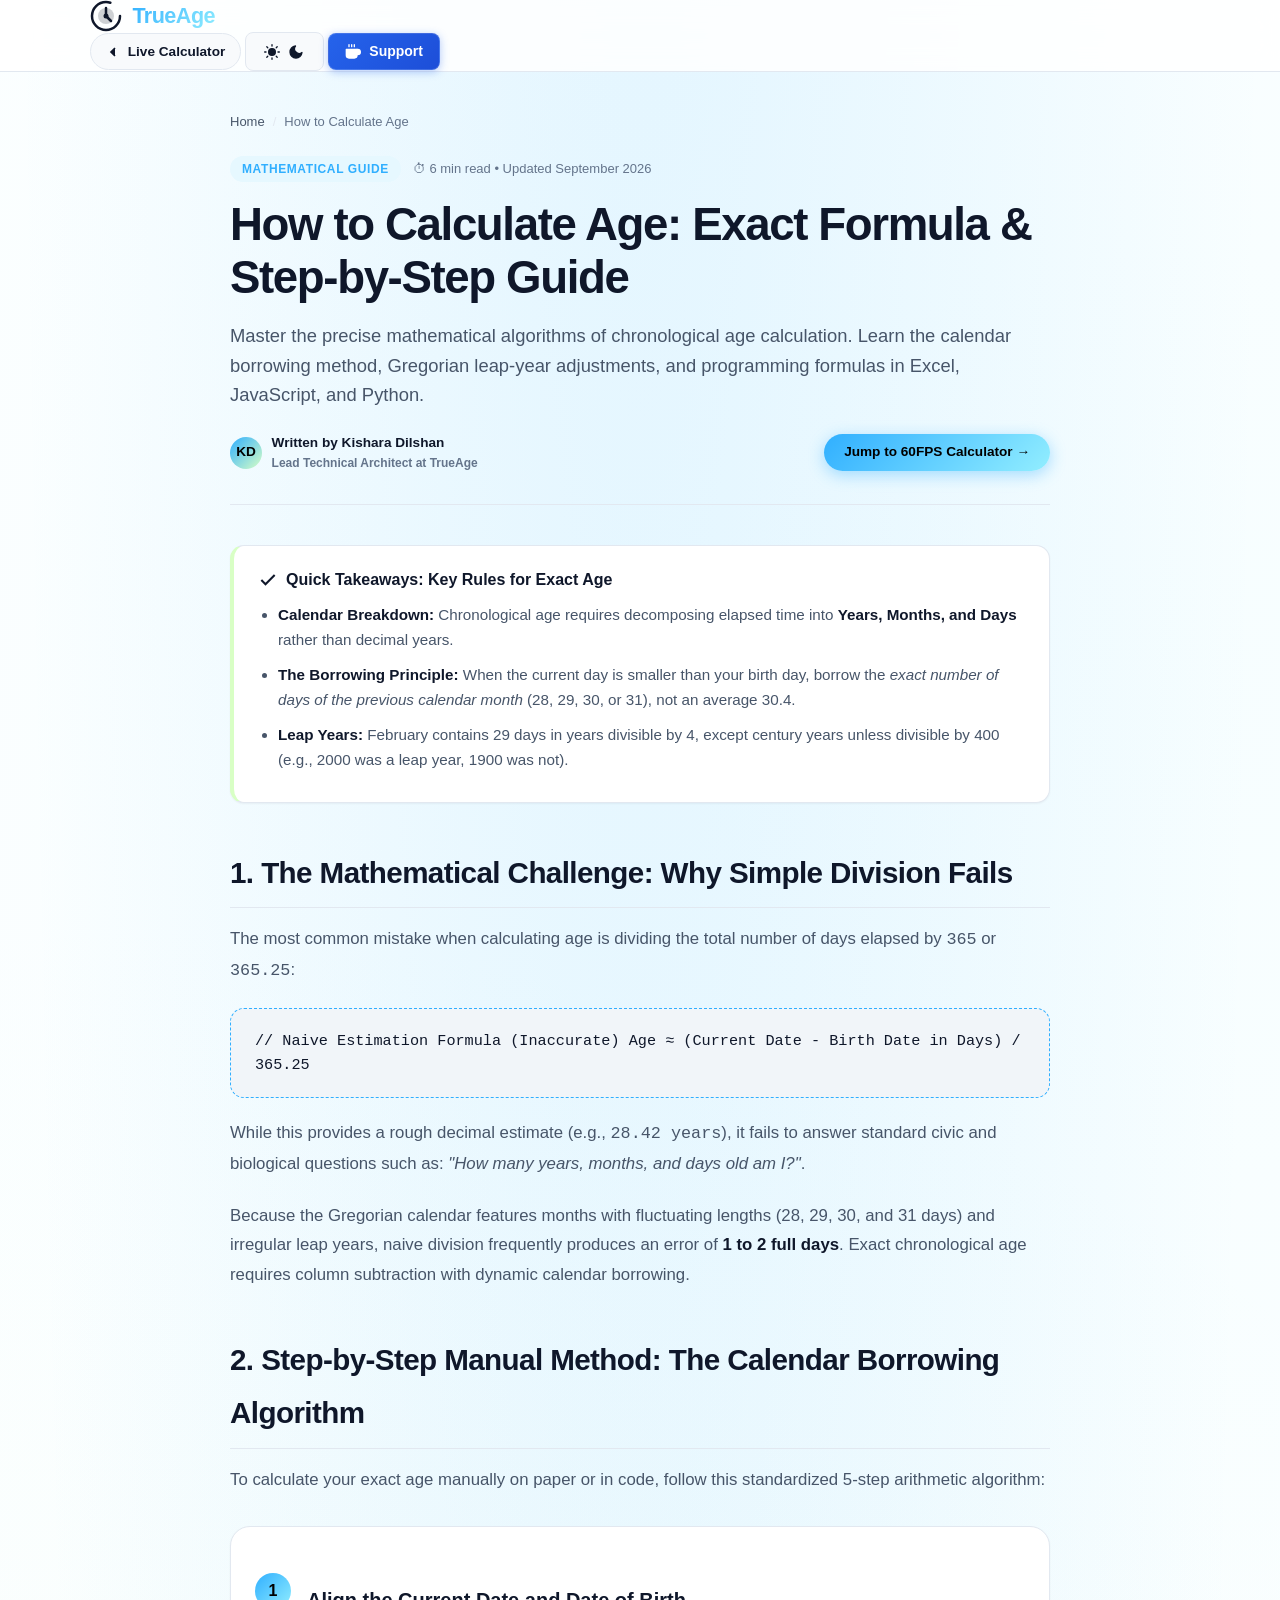
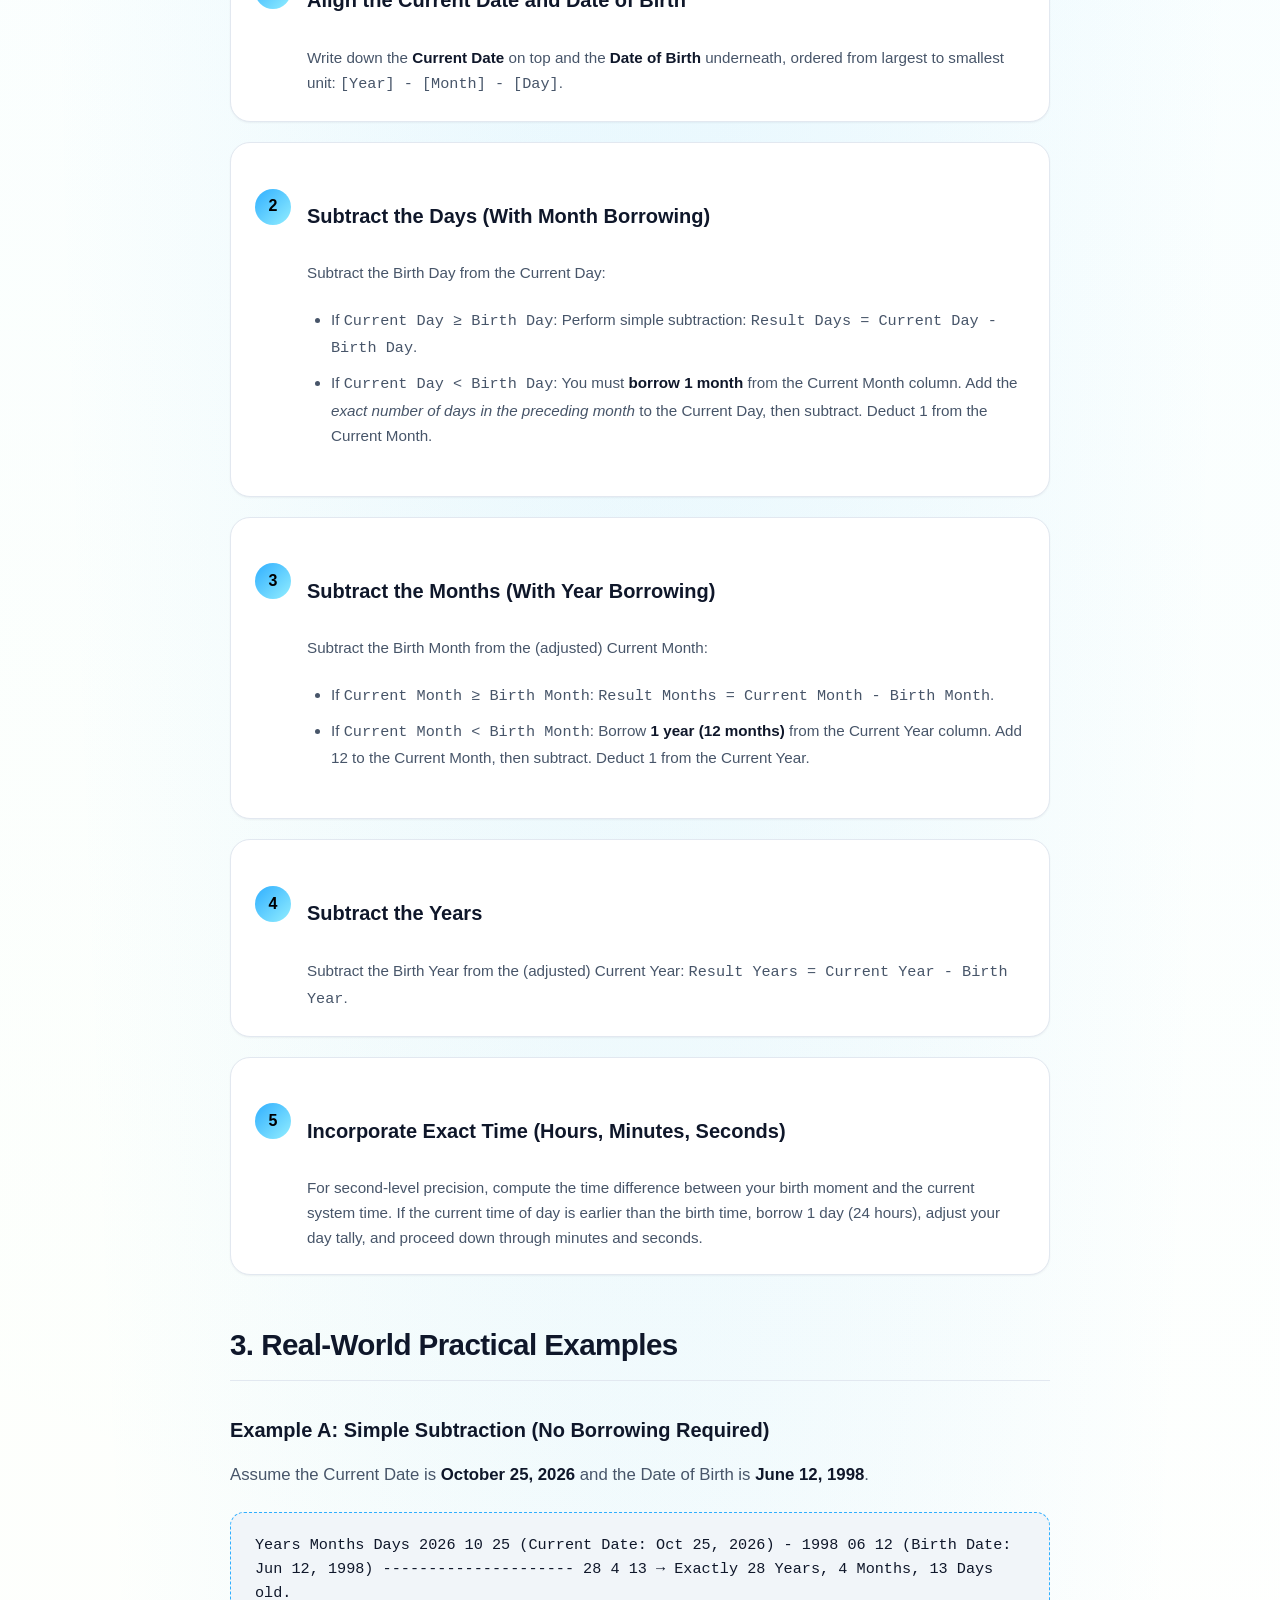
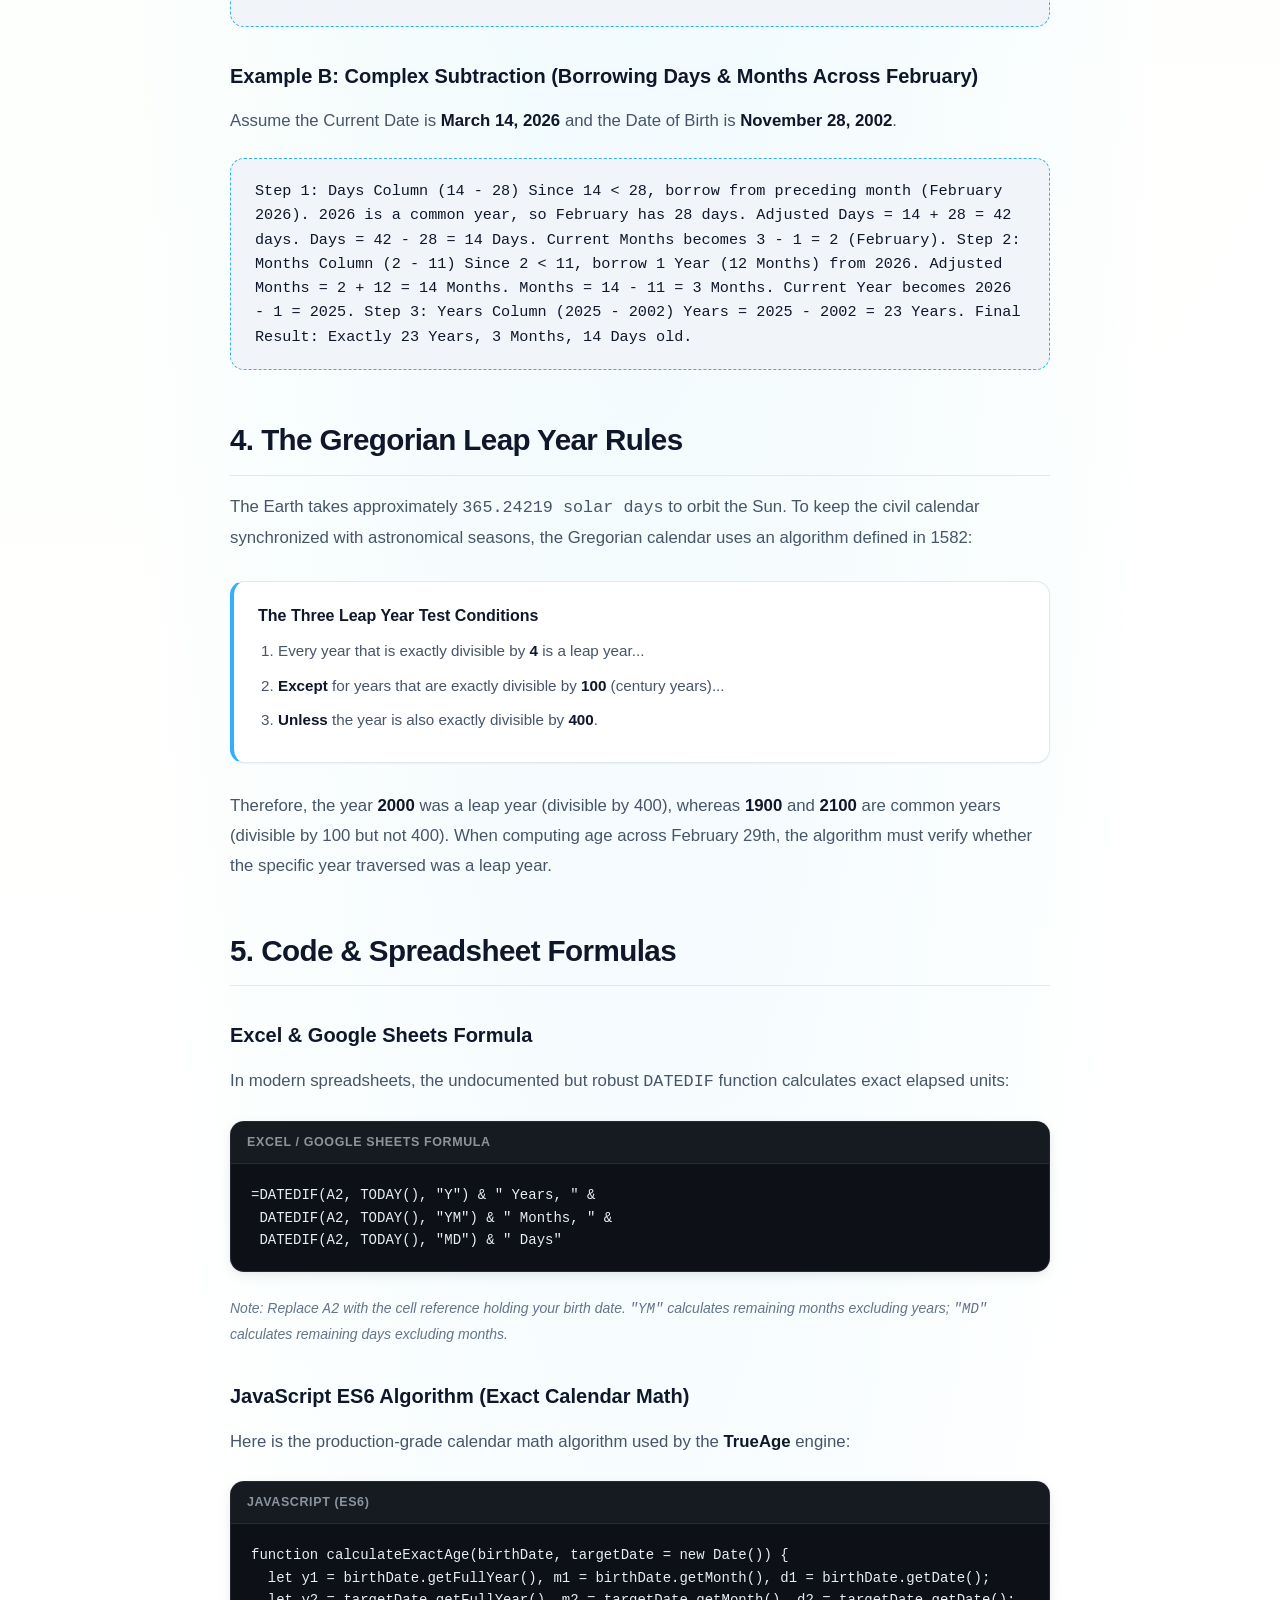
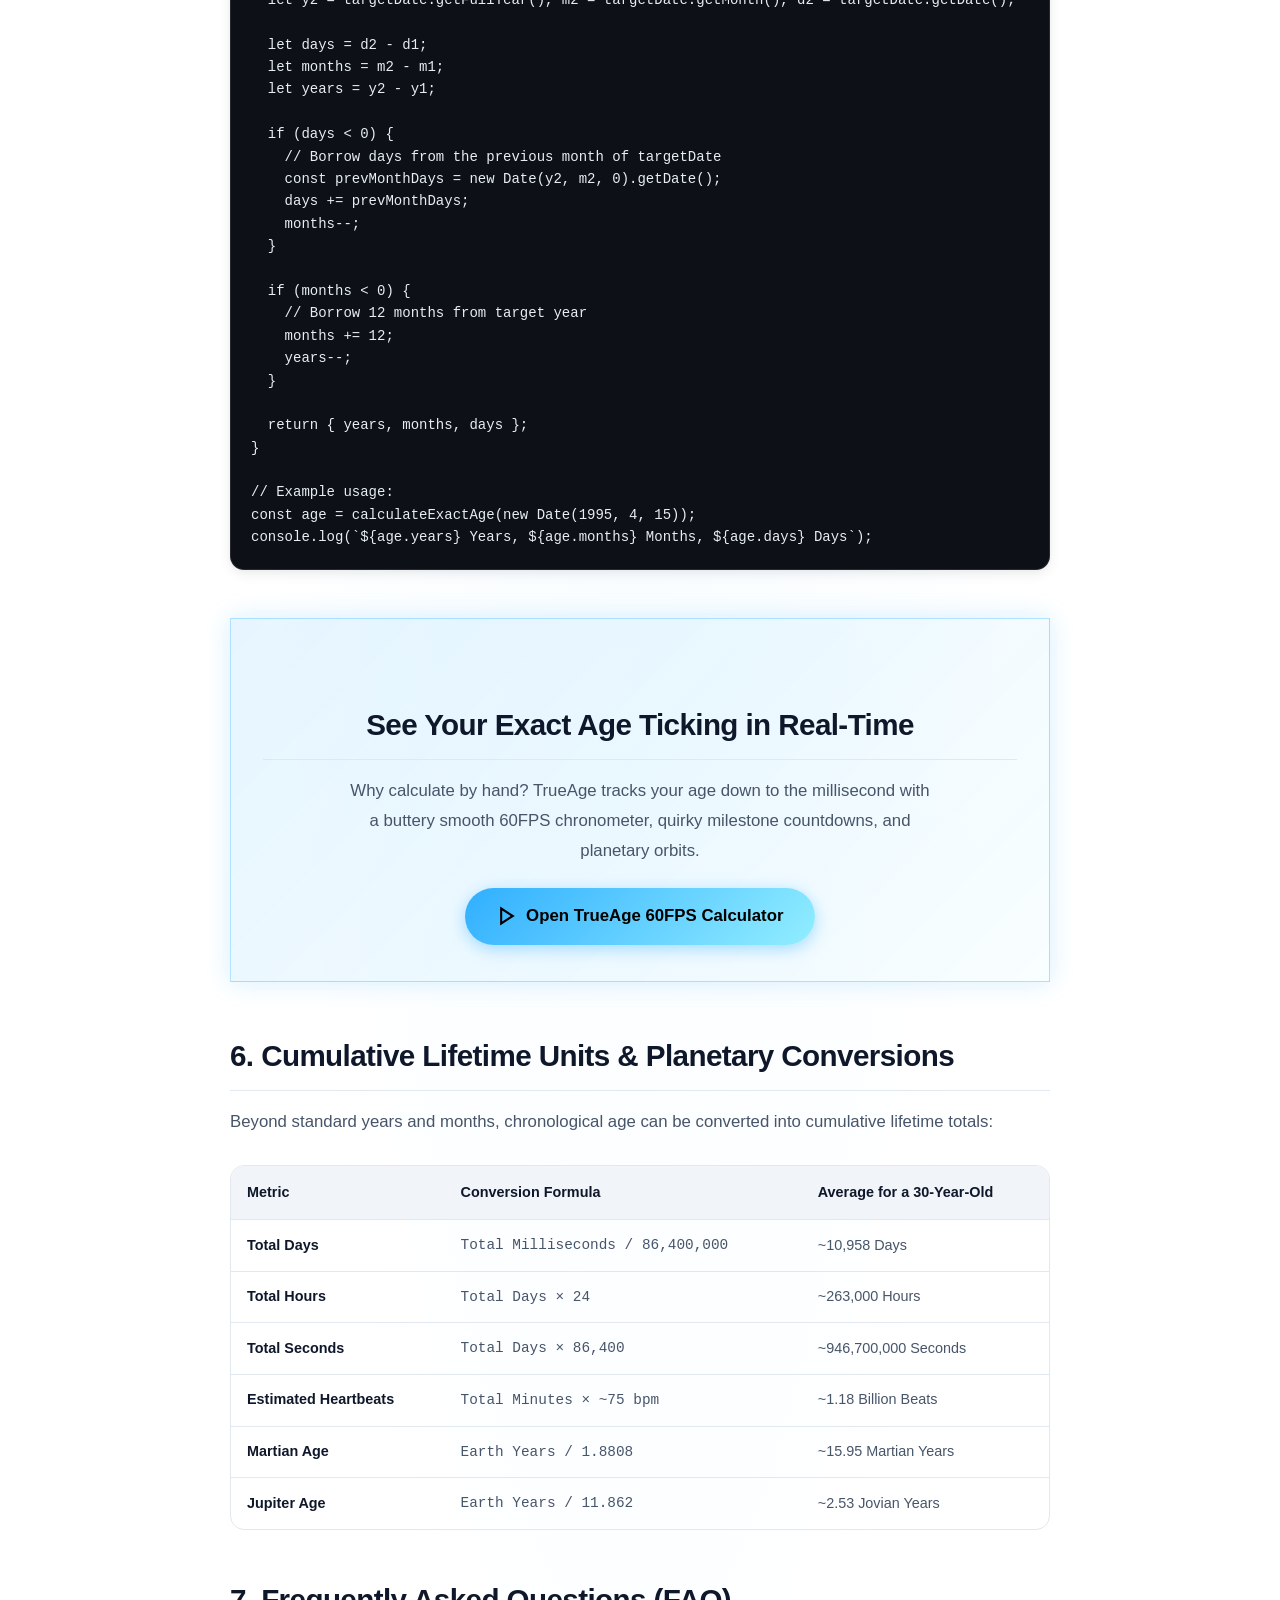
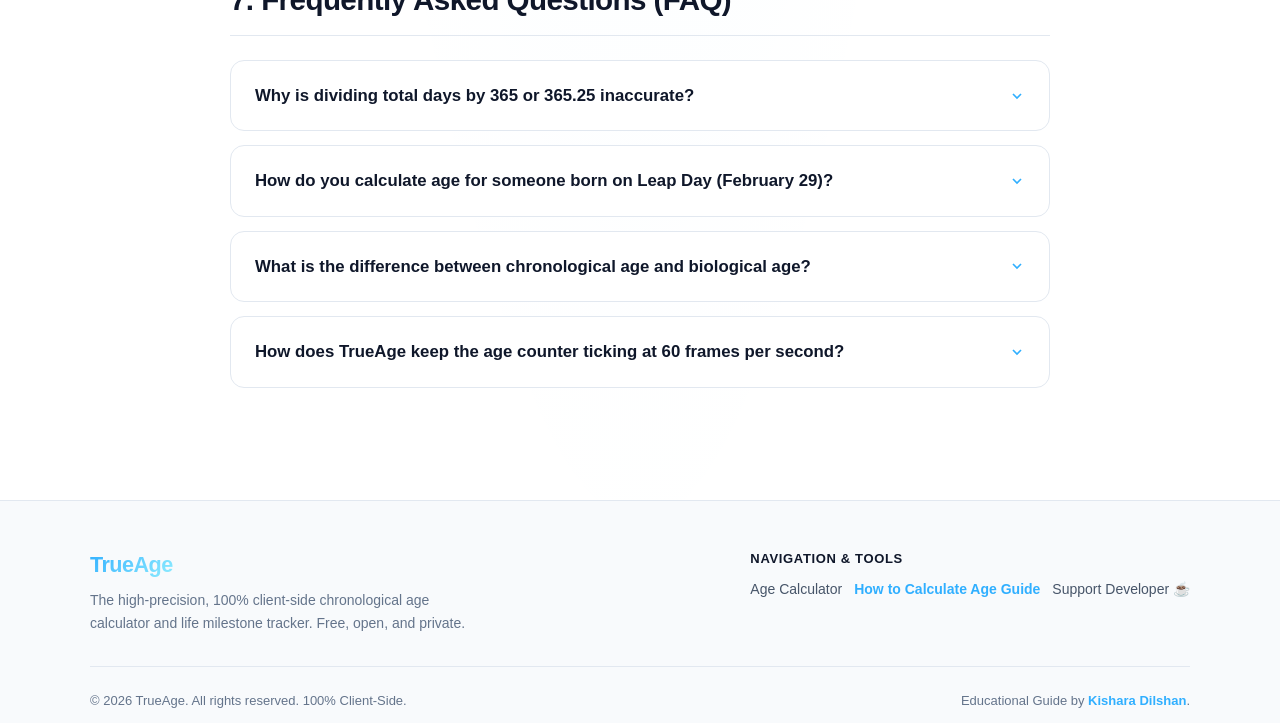
<file: how-to-calculate-age/index.html>
<!DOCTYPE html>
<html lang="en">
<head>
  <meta charset="UTF-8">
  <meta name="viewport" content="width=device-width, initial-scale=1.0, maximum-scale=5.0">
  <title>How to Calculate Age: Exact Formula &amp; Step-by-Step Guide | TrueAge</title>
  <meta name="description" content="Master how to calculate exact chronological age from date of birth. Step-by-step guide with the manual borrowing method, leap year rules, Excel formulas, and JavaScript algorithms.">
  <meta name="keywords" content="how to calculate age, age calculation formula, calculate chronological age, exact age calculation, how to calculate age manually, leap year age formula, age in years months days">
  <meta name="author" content="Kishara Dilshan">
  <meta name="robots" content="index, follow, max-image-preview:large, max-snippet:-1, max-video-preview:-1">
  <link rel="canonical" href="https://trueage.github.io/how-to-calculate-age/">

  <!-- Google Tag Manager / GA4 -->
  <script async src="https://www.googletagmanager.com/gtag/js?id=G-33C0NN52K8"></script>
  <script>
    window.dataLayer = window.dataLayer || [];
    function gtag(){dataLayer.push(arguments);}
    gtag('js', new Date());
    gtag('config', 'G-33C0NN52K8');
  </script>

  <!-- Open Graph / Facebook -->
  <meta property="og:type" content="article">
  <meta property="og:site_name" content="TrueAge">
  <meta property="og:url" content="https://trueage.github.io/how-to-calculate-age/">
  <meta property="og:title" content="How to Calculate Age: Exact Formula &amp; Step-by-Step Guide">
  <meta property="og:description" content="Step-by-step mathematical guide to calculating exact chronological age down to the second. Covers month-borrowing rules, leap years, Excel formulas, and JavaScript code.">
  <meta property="og:image" content="https://res.cloudinary.com/dpx6w78bt/image/upload/f_auto/q_auto/v1786342039/Online_Tool_rc1ybr.png">
  <meta property="og:image:secure_url" content="https://res.cloudinary.com/dpx6w78bt/image/upload/f_auto/q_auto/v1786342039/Online_Tool_rc1ybr.png">
  <meta property="og:image:width" content="1200">
  <meta property="og:image:height" content="630">
  <meta property="og:image:alt" content="TrueAge How to Calculate Age Educational Guide">

  <!-- Twitter Card -->
  <meta name="twitter:card" content="summary_large_image">
  <meta name="twitter:title" content="How to Calculate Age: Exact Formula &amp; Step-by-Step Guide | TrueAge">
  <meta name="twitter:description" content="Learn the precise calendar mathematics of calculating age from date of birth. Includes borrowing method, leap years, and code formulas.">
  <meta name="twitter:image" content="https://res.cloudinary.com/dpx6w78bt/image/upload/f_auto/q_auto/v1786342039/Online_Tool_rc1ybr.png">

  <!-- PWA & Mobile Web App -->
  <link rel="icon" type="image/svg+xml" href="../favicon.svg">
  <link rel="manifest" href="../manifest.json">
  <meta name="theme-color" content="#30AFFF">

  <!-- Inline Anti-FOUC Script -->
  <script>
  (function() {
    try {
      var saved = localStorage.getItem('trueage_theme');
      var prefDark = window.matchMedia && window.matchMedia('(prefers-color-scheme: dark)').matches;
      var theme = saved ? saved : (prefDark ? 'dark' : 'light');
      document.documentElement.setAttribute('data-theme', theme);
    } catch (e) {
      document.documentElement.setAttribute('data-theme', 'dark');
    }
  })();
  </script>

  <!-- Stylesheet -->
  <link rel="stylesheet" href="../style.css">

  <!-- JSON-LD 1: WebSite Schema (Brand Site Name) -->
  <script type="application/ld+json" id="schema-website">
  {
    "@context": "https://schema.org",
    "@type": "WebSite",
    "name": "TrueAge",
    "alternateName": ["True Age Calculator", "ExactAge"],
    "url": "https://trueage.github.io/"
  }
  </script>

  <!-- JSON-LD 2: BreadcrumbList Schema -->
  <script type="application/ld+json" id="schema-breadcrumb">
  {
    "@context": "https://schema.org",
    "@type": "BreadcrumbList",
    "itemListElement": [
      {
        "@type": "ListItem",
        "position": 1,
        "name": "Home",
        "item": "https://trueage.github.io/"
      },
      {
        "@type": "ListItem",
        "position": 2,
        "name": "How to Calculate Age",
        "item": "https://trueage.github.io/how-to-calculate-age/"
      }
    ]
  }
  </script>

  <!-- JSON-LD 3: TechArticle Schema -->
  <script type="application/ld+json" id="schema-article">
  {
    "@context": "https://schema.org",
    "@type": "TechArticle",
    "headline": "How to Calculate Age: Exact Formula & Step-by-Step Guide",
    "description": "Comprehensive educational guide detailing the manual calendar borrowing algorithm, Gregorian leap-year adjustments, and programming formulas to calculate exact chronological age.",
    "url": "https://trueage.github.io/how-to-calculate-age/",
    "image": "https://res.cloudinary.com/dpx6w78bt/image/upload/f_auto/q_auto/v1786342039/Online_Tool_rc1ybr.png",
    "datePublished": "2026-01-15T08:00:00+00:00",
    "dateModified": "2026-09-23T11:00:00+00:00",
    "author": {
      "@type": "Person",
      "name": "Kishara Dilshan",
      "url": "https://kisharadilshan.gumroad.com/coffee"
    },
    "publisher": {
      "@type": "Organization",
      "name": "TrueAge",
      "url": "https://trueage.github.io/",
      "logo": {
        "@type": "ImageObject",
        "url": "https://trueage.github.io/favicon.svg"
      }
    },
    "mainEntityOfPage": "https://trueage.github.io/how-to-calculate-age/"
  }
  </script>

  <!-- JSON-LD 4: HowTo Schema -->
  <script type="application/ld+json" id="schema-howto">
  {
    "@context": "https://schema.org",
    "@type": "HowTo",
    "name": "How to Calculate Exact Chronological Age Manually",
    "description": "Learn how to calculate exact age in years, months, and days using the calendar borrowing method.",
    "step": [
      {
        "@type": "HowToStep",
        "position": 1,
        "name": "Align Given Dates",
        "text": "Write down both the Current Date and the Date of Birth aligned in columns: [Year, Month, Day]."
      },
      {
        "@type": "HowToStep",
        "position": 2,
        "name": "Subtract Days & Borrow Month",
        "text": "Subtract the birth day from current day. If birth day is greater, borrow the exact number of days from the preceding month."
      },
      {
        "@type": "HowToStep",
        "position": 3,
        "name": "Subtract Months & Borrow Year",
        "text": "Subtract the birth month from current month. If birth month is greater, borrow 12 months from the current year."
      },
      {
        "@type": "HowToStep",
        "position": 4,
        "name": "Subtract Years",
        "text": "Subtract the birth year from the adjusted current year to obtain elapsed chronological years."
      },
      {
        "@type": "HowToStep",
        "position": 5,
        "name": "Assemble the Exact Age",
        "text": "Combine the resulting Years, Months, and Days for your complete chronological age."
      }
    ]
  }
  </script>

  <!-- JSON-LD 5: FAQPage Schema -->
  <script type="application/ld+json" id="schema-faq">
  {
    "@context": "https://schema.org",
    "@type": "FAQPage",
    "mainEntity": [
      {
        "@type": "Question",
        "name": "Why is dividing total days by 365 or 365.25 inaccurate for calculating age?",
        "acceptedAnswer": {
          "@type": "Answer",
          "text": "Dividing total elapsed days by 365 or 365.25 is an estimation. Gregorian months vary from 28 to 31 days, and leap years introduce an extra day every four years (with century exceptions). Naive division often produces errors of 1 to 2 days."
        }
      },
      {
        "@type": "Question",
        "name": "How do you calculate age if born on a leap day (February 29)?",
        "acceptedAnswer": {
          "@type": "Answer",
          "text": "In non-leap years, legal and official jurisdictions treat February 28 or March 1 as the official anniversary. Mathematically, 1 full year elapses exactly 365 days after February 29 (which lands on March 1 in common years)."
        }
      },
      {
        "@type": "Question",
        "name": "What is the Excel formula to calculate age in Years, Months, and Days?",
        "acceptedAnswer": {
          "@type": "Answer",
          "text": "Use the DATEDIF function: =DATEDIF(A2, TODAY(), \"Y\") & \" Years, \" & DATEDIF(A2, TODAY(), \"YM\") & \" Months, \" & DATEDIF(A2, TODAY(), \"MD\") & \" Days\", where A2 is the cell containing the birth date."
        }
      }
    ]
  }
  </script>
</head>
<body>

  <!-- Sticky Header Navigation -->
  <header class="site-header">
    <div class="header-inner container">
      <div class="brand-group">
        <a href="../" class="brand-link" aria-label="TrueAge Home Calculator">
          <svg class="brand-icon" viewBox="0 0 32 32" fill="none" xmlns="http://www.w3.org/2000/svg">
            <circle cx="16" cy="16" r="14" stroke="currentColor" stroke-width="2.5" stroke-linecap="round" stroke-dasharray="70 20"/>
            <circle cx="16" cy="16" r="8" fill="currentColor" fill-opacity="0.2"/>
            <path d="M16 8V16L21 21" stroke="currentColor" stroke-width="2.5" stroke-linecap="round" stroke-linejoin="round"/>
            <circle cx="16" cy="16" r="2.5" fill="currentColor"/>
          </svg>
          <span class="brand-title">TrueAge</span>
        </a>
      </div>

      <div class="nav-controls">
        <a href="../" class="btn-tool" style="text-decoration:none; display:inline-flex; align-items:center; gap:0.4rem; padding: 0.45rem 0.9rem; font-size: 0.85rem; font-weight:700; color:var(--text-primary); border:1px solid var(--border-light); border-radius:var(--radius-pill);">
          <svg width="16" height="16" viewBox="0 0 24 24" fill="none" stroke="currentColor" stroke-width="2.5"><polyline points="15 18 9 12 15 6"></polyline></svg>
          Live Calculator
        </a>

        <!-- Dark/Light Mode Switcher -->
        <button type="button" class="btn-tool" id="themeToggleBtn" aria-label="Toggle visual theme" title="Toggle theme">
          <svg class="icon-theme-sun" viewBox="0 0 24 24" fill="none" stroke="currentColor" stroke-width="2" stroke-linecap="round" stroke-linejoin="round"><circle cx="12" cy="12" r="5"></circle><line x1="12" y1="1" x2="12" y2="3"></line><line x1="12" y1="21" x2="12" y2="23"></line><line x1="4.22" y1="4.22" x2="5.64" y2="5.64"></line><line x1="18.36" y1="18.36" x2="19.78" y2="19.78"></line><line x1="1" y1="12" x2="3" y2="12"></line><line x1="21" y1="12" x2="23" y2="12"></line><line x1="4.22" y1="19.78" x2="5.64" y2="18.36"></line><line x1="18.36" y1="5.64" x2="19.78" y2="4.22"></line></svg>
          <svg class="icon-theme-moon" viewBox="0 0 24 24" fill="none" stroke="currentColor" stroke-width="2" stroke-linecap="round" stroke-linejoin="round"><path d="M21 12.79A9 9 0 1 1 11.21 3 7 7 0 0 0 21 12.79z"></path></svg>
        </button>

        <!-- Support Developer Link -->
        <a href="https://kisharadilshan.gumroad.com/coffee" target="_blank" rel="noopener noreferrer" class="btn-support" aria-label="Support Developer">
          <svg class="coffee-icon" viewBox="0 0 24 24" fill="none" stroke="currentColor" stroke-width="2" stroke-linecap="round" stroke-linejoin="round"><path d="M18 8h1a4 4 0 0 1 0 8h-1"></path><path d="M2 8h16v9a4 4 0 0 1-4 4H6a4 4 0 0 1-4-4V8z"></path><line x1="6" y1="1" x2="6" y2="4"></line><line x1="10" y1="1" x2="10" y2="4"></line><line x1="14" y1="1" x2="14" y2="4"></line></svg>
          <span class="btn-support-text">Support</span>
        </a>
      </div>
    </div>
  </header>

  <!-- Main Article Layout -->
  <main class="article-container">
    
    <!-- Breadcrumb Navigation -->
    <nav class="breadcrumb-nav" aria-label="Breadcrumb">
      <a href="../">Home</a>
      <span class="breadcrumb-separator">/</span>
      <span aria-current="page">How to Calculate Age</span>
    </nav>

    <!-- Article Hero Header -->
    <header class="article-hero">
      <div class="article-badge-row">
        <span class="article-category-badge">Mathematical Guide</span>
        <span class="article-read-time">⏱ 6 min read • Updated September 2026</span>
      </div>
      <h1 class="article-title">How to Calculate Age: Exact Formula &amp; Step-by-Step Guide</h1>
      <p class="article-subtitle">
        Master the precise mathematical algorithms of chronological age calculation. Learn the calendar borrowing method, Gregorian leap-year adjustments, and programming formulas in Excel, JavaScript, and Python.
      </p>

      <div class="article-meta-bar">
        <div class="article-author">
          <div class="author-avatar">KD</div>
          <div>
            <div>Written by <strong>Kishara Dilshan</strong></div>
            <div style="font-size:0.75rem; color:var(--text-muted)">Lead Technical Architect at TrueAge</div>
          </div>
        </div>
        <div>
          <a href="../" class="btn-cta-launch" style="padding: 0.5rem 1.25rem; font-size: 0.85rem;">
            Jump to 60FPS Calculator →
          </a>
        </div>
      </div>
    </header>

    <!-- Article Content -->
    <article class="article-body">

      <!-- Key Takeaways Callout Box -->
      <div class="article-callout tip">
        <div class="callout-title">
          <svg width="20" height="20" viewBox="0 0 24 24" fill="none" stroke="currentColor" stroke-width="2.5"><polyline points="20 6 9 17 4 12"></polyline></svg>
          Quick Takeaways: Key Rules for Exact Age
        </div>
        <div class="callout-body">
          <ul style="margin:0; padding-left:1.25rem;">
            <li><strong>Calendar Breakdown:</strong> Chronological age requires decomposing elapsed time into <strong>Years, Months, and Days</strong> rather than decimal years.</li>
            <li><strong>The Borrowing Principle:</strong> When the current day is smaller than your birth day, borrow the <em>exact number of days of the previous calendar month</em> (28, 29, 30, or 31), not an average 30.4.</li>
            <li><strong>Leap Years:</strong> February contains 29 days in years divisible by 4, except century years unless divisible by 400 (e.g., 2000 was a leap year, 1900 was not).</li>
          </ul>
        </div>
      </div>

      <h2>1. The Mathematical Challenge: Why Simple Division Fails</h2>
      <p>
        The most common mistake when calculating age is dividing the total number of days elapsed by <code>365</code> or <code>365.25</code>:
      </p>
      
      <div class="math-diagram-box">
        // Naive Estimation Formula (Inaccurate)
        Age ≈ (Current Date - Birth Date in Days) / 365.25
      </div>

      <p>
        While this provides a rough decimal estimate (e.g., <code>28.42 years</code>), it fails to answer standard civic and biological questions such as: <em>"How many years, months, and days old am I?"</em>.
      </p>
      <p>
        Because the Gregorian calendar features months with fluctuating lengths (28, 29, 30, and 31 days) and irregular leap years, naive division frequently produces an error of <strong>1 to 2 full days</strong>. Exact chronological age requires column subtraction with dynamic calendar borrowing.
      </p>

      <h2>2. Step-by-Step Manual Method: The Calendar Borrowing Algorithm</h2>
      <p>
        To calculate your exact age manually on paper or in code, follow this standardized 5-step arithmetic algorithm:
      </p>

      <div class="steps-container">

        <!-- Step 1 -->
        <div class="step-card">
          <div class="step-card-header">
            <div class="step-number">1</div>
            <h3 class="step-card-title">Align the Current Date and Date of Birth</h3>
          </div>
          <div class="step-card-content">
            Write down the <strong>Current Date</strong> on top and the <strong>Date of Birth</strong> underneath, ordered from largest to smallest unit: <code>[Year] - [Month] - [Day]</code>.
          </div>
        </div>

        <!-- Step 2 -->
        <div class="step-card">
          <div class="step-card-header">
            <div class="step-number">2</div>
            <h3 class="step-card-title">Subtract the Days (With Month Borrowing)</h3>
          </div>
          <div class="step-card-content">
            <p>Subtract the Birth Day from the Current Day:</p>
            <ul>
              <li>If <code>Current Day &ge; Birth Day</code>: Perform simple subtraction: <code>Result Days = Current Day - Birth Day</code>.</li>
              <li>If <code>Current Day &lt; Birth Day</code>: You must <strong>borrow 1 month</strong> from the Current Month column. Add the <em>exact number of days in the preceding month</em> to the Current Day, then subtract. Deduct 1 from the Current Month.</li>
            </ul>
          </div>
        </div>

        <!-- Step 3 -->
        <div class="step-card">
          <div class="step-card-header">
            <div class="step-number">3</div>
            <h3 class="step-card-title">Subtract the Months (With Year Borrowing)</h3>
          </div>
          <div class="step-card-content">
            <p>Subtract the Birth Month from the (adjusted) Current Month:</p>
            <ul>
              <li>If <code>Current Month &ge; Birth Month</code>: <code>Result Months = Current Month - Birth Month</code>.</li>
              <li>If <code>Current Month &lt; Birth Month</code>: Borrow <strong>1 year (12 months)</strong> from the Current Year column. Add 12 to the Current Month, then subtract. Deduct 1 from the Current Year.</li>
            </ul>
          </div>
        </div>

        <!-- Step 4 -->
        <div class="step-card">
          <div class="step-card-header">
            <div class="step-number">4</div>
            <h3 class="step-card-title">Subtract the Years</h3>
          </div>
          <div class="step-card-content">
            Subtract the Birth Year from the (adjusted) Current Year: <code>Result Years = Current Year - Birth Year</code>.
          </div>
        </div>

        <!-- Step 5 -->
        <div class="step-card">
          <div class="step-card-header">
            <div class="step-number">5</div>
            <h3 class="step-card-title">Incorporate Exact Time (Hours, Minutes, Seconds)</h3>
          </div>
          <div class="step-card-content">
            For second-level precision, compute the time difference between your birth moment and the current system time. If the current time of day is earlier than the birth time, borrow 1 day (24 hours), adjust your day tally, and proceed down through minutes and seconds.
          </div>
        </div>

      </div>

      <h2>3. Real-World Practical Examples</h2>

      <h3>Example A: Simple Subtraction (No Borrowing Required)</h3>
      <p>
        Assume the Current Date is <strong>October 25, 2026</strong> and the Date of Birth is <strong>June 12, 1998</strong>.
      </p>

      <div class="math-diagram-box">
        Years   Months   Days
         2026     10      25   (Current Date: Oct 25, 2026)
       - 1998     06      12   (Birth Date:   Jun 12, 1998)
       ---------------------
           28      4      13   → Exactly 28 Years, 4 Months, 13 Days old.
      </div>

      <h3>Example B: Complex Subtraction (Borrowing Days &amp; Months Across February)</h3>
      <p>
        Assume the Current Date is <strong>March 14, 2026</strong> and the Date of Birth is <strong>November 28, 2002</strong>.
      </p>

      <div class="math-diagram-box">
        Step 1: Days Column (14 - 28)
          Since 14 &lt; 28, borrow from preceding month (February 2026).
          2026 is a common year, so February has 28 days.
          Adjusted Days = 14 + 28 = 42 days.
          Days = 42 - 28 = 14 Days.
          Current Months becomes 3 - 1 = 2 (February).

        Step 2: Months Column (2 - 11)
          Since 2 &lt; 11, borrow 1 Year (12 Months) from 2026.
          Adjusted Months = 2 + 12 = 14 Months.
          Months = 14 - 11 = 3 Months.
          Current Year becomes 2026 - 1 = 2025.

        Step 3: Years Column (2025 - 2002)
          Years = 2025 - 2002 = 23 Years.

        Final Result: Exactly 23 Years, 3 Months, 14 Days old.
      </div>

      <h2>4. The Gregorian Leap Year Rules</h2>
      <p>
        The Earth takes approximately <code>365.24219 solar days</code> to orbit the Sun. To keep the civil calendar synchronized with astronomical seasons, the Gregorian calendar uses an algorithm defined in 1582:
      </p>

      <div class="article-callout">
        <div class="callout-title">The Three Leap Year Test Conditions</div>
        <div class="callout-body">
          <ol style="margin:0; padding-left:1.25rem;">
            <li>Every year that is exactly divisible by <strong>4</strong> is a leap year...</li>
            <li><strong>Except</strong> for years that are exactly divisible by <strong>100</strong> (century years)...</li>
            <li><strong>Unless</strong> the year is also exactly divisible by <strong>400</strong>.</li>
          </ol>
        </div>
      </div>

      <p>
        Therefore, the year <strong>2000</strong> was a leap year (divisible by 400), whereas <strong>1900</strong> and <strong>2100</strong> are common years (divisible by 100 but not 400). When computing age across February 29th, the algorithm must verify whether the specific year traversed was a leap year.
      </p>

      <h2>5. Code &amp; Spreadsheet Formulas</h2>

      <h3>Excel &amp; Google Sheets Formula</h3>
      <p>
        In modern spreadsheets, the undocumented but robust <code>DATEDIF</code> function calculates exact elapsed units:
      </p>

      <div class="code-container">
        <div class="code-header">Excel / Google Sheets Formula</div>
        <pre><code>=DATEDIF(A2, TODAY(), "Y") &amp; " Years, " &amp; 
 DATEDIF(A2, TODAY(), "YM") &amp; " Months, " &amp; 
 DATEDIF(A2, TODAY(), "MD") &amp; " Days"</code></pre>
      </div>
      <p style="font-size:0.875rem; color:var(--text-muted)">
        <em>Note: Replace <code>A2</code> with the cell reference holding your birth date. <code>"YM"</code> calculates remaining months excluding years; <code>"MD"</code> calculates remaining days excluding months.</em>
      </p>

      <h3>JavaScript ES6 Algorithm (Exact Calendar Math)</h3>
      <p>
        Here is the production-grade calendar math algorithm used by the <strong>TrueAge</strong> engine:
      </p>

      <div class="code-container">
        <div class="code-header">JavaScript (ES6)</div>
        <pre><code>function calculateExactAge(birthDate, targetDate = new Date()) {
  let y1 = birthDate.getFullYear(), m1 = birthDate.getMonth(), d1 = birthDate.getDate();
  let y2 = targetDate.getFullYear(), m2 = targetDate.getMonth(), d2 = targetDate.getDate();

  let days = d2 - d1;
  let months = m2 - m1;
  let years = y2 - y1;

  if (days &lt; 0) {
    // Borrow days from the previous month of targetDate
    const prevMonthDays = new Date(y2, m2, 0).getDate();
    days += prevMonthDays;
    months--;
  }

  if (months &lt; 0) {
    // Borrow 12 months from target year
    months += 12;
    years--;
  }

  return { years, months, days };
}

// Example usage:
const age = calculateExactAge(new Date(1995, 4, 15));
console.log(`${age.years} Years, ${age.months} Months, ${age.days} Days`);</code></pre>
      </div>

      <!-- Interactive Call to Action Banner -->
      <div class="article-cta-box">
        <h2 class="article-cta-title">See Your Exact Age Ticking in Real-Time</h2>
        <p class="article-cta-desc">
          Why calculate by hand? TrueAge tracks your age down to the millisecond with a buttery smooth 60FPS chronometer, quirky milestone countdowns, and planetary orbits.
        </p>
        <a href="../" class="btn-cta-launch">
          <svg width="20" height="20" viewBox="0 0 24 24" fill="none" stroke="currentColor" stroke-width="2.5"><polygon points="5 3 19 12 5 21 5 3"></polygon></svg>
          Open TrueAge 60FPS Calculator
        </a>
      </div>

      <h2>6. Cumulative Lifetime Units &amp; Planetary Conversions</h2>
      <p>
        Beyond standard years and months, chronological age can be converted into cumulative lifetime totals:
      </p>

      <div class="article-table-wrap">
        <table class="article-table">
          <thead>
            <tr>
              <th>Metric</th>
              <th>Conversion Formula</th>
              <th>Average for a 30-Year-Old</th>
            </tr>
          </thead>
          <tbody>
            <tr>
              <td><strong>Total Days</strong></td>
              <td><code>Total Milliseconds / 86,400,000</code></td>
              <td>~10,958 Days</td>
            </tr>
            <tr>
              <td><strong>Total Hours</strong></td>
              <td><code>Total Days &times; 24</code></td>
              <td>~263,000 Hours</td>
            </tr>
            <tr>
              <td><strong>Total Seconds</strong></td>
              <td><code>Total Days &times; 86,400</code></td>
              <td>~946,700,000 Seconds</td>
            </tr>
            <tr>
              <td><strong>Estimated Heartbeats</strong></td>
              <td><code>Total Minutes &times; ~75 bpm</code></td>
              <td>~1.18 Billion Beats</td>
            </tr>
            <tr>
              <td><strong>Martian Age</strong></td>
              <td><code>Earth Years / 1.8808</code></td>
              <td>~15.95 Martian Years</td>
            </tr>
            <tr>
              <td><strong>Jupiter Age</strong></td>
              <td><code>Earth Years / 11.862</code></td>
              <td>~2.53 Jovian Years</td>
            </tr>
          </tbody>
        </table>
      </div>

      <h2>7. Frequently Asked Questions (FAQ)</h2>

      <div class="faq-list" style="margin-top:1.5rem;">
        <details class="faq-item">
          <summary class="faq-question">
            <span>Why is dividing total days by 365 or 365.25 inaccurate?</span>
            <svg class="faq-arrow" viewBox="0 0 24 24" fill="none" stroke="currentColor" stroke-width="2.5"><polyline points="6 9 12 15 18 9"></polyline></svg>
          </summary>
          <div class="faq-answer">
            <p>Dividing total elapsed days by 365 or 365.25 is an approximation. Gregorian months vary from 28 to 31 days, and leap years introduce an extra day every four years. Naive decimal division cannot correctly decompose birthdays into civil years, months, and days.</p>
          </div>
        </details>

        <details class="faq-item">
          <summary class="faq-question">
            <span>How do you calculate age for someone born on Leap Day (February 29)?</span>
            <svg class="faq-arrow" viewBox="0 0 24 24" fill="none" stroke="currentColor" stroke-width="2.5"><polyline points="6 9 12 15 18 9"></polyline></svg>
          </summary>
          <div class="faq-answer">
            <p>In common non-leap years, different legal jurisdictions recognize either February 28 or March 1 as the official anniversary. Mathematically, 1 astronomical year has passed after exactly 365 days, which places the non-leap anniversary at March 1.</p>
          </div>
        </details>

        <details class="faq-item">
          <summary class="faq-question">
            <span>What is the difference between chronological age and biological age?</span>
            <svg class="faq-arrow" viewBox="0 0 24 24" fill="none" stroke="currentColor" stroke-width="2.5"><polyline points="6 9 12 15 18 9"></polyline></svg>
          </summary>
          <div class="faq-answer">
            <p>Chronological age is the exact astronomical time elapsed since your birth date. Biological age refers to cellular and physiological health markers (such as DNA methylation and telomere length), which can be younger or older than chronological time.</p>
          </div>
        </details>

        <details class="faq-item">
          <summary class="faq-question">
            <span>How does TrueAge keep the age counter ticking at 60 frames per second?</span>
            <svg class="faq-arrow" viewBox="0 0 24 24" fill="none" stroke="currentColor" stroke-width="2.5"><polyline points="6 9 12 15 18 9"></polyline></svg>
          </summary>
          <div class="faq-answer">
            <p>TrueAge uses the browser's native <code>requestAnimationFrame</code> loop combined with cached DOM selectors. It recalculates the millisecond difference on every frame and safely updates only the specific text nodes that have changed, ensuring zero layout thrashing.</p>
          </div>
        </details>
      </div>

    </article>

  </main>

  <!-- Semantic Footer -->
  <footer class="site-footer">
    <div class="container">
      <div class="footer-top">
        <div class="footer-brand">
          <a href="../" class="brand-link">
            <span class="brand-title">TrueAge</span>
          </a>
          <p>The high-precision, 100% client-side chronological age calculator and life milestone tracker. Free, open, and private.</p>
        </div>

        <div class="footer-locales">
          <div class="locale-title">Navigation &amp; Tools</div>
          <div class="locale-links">
            <a href="../" class="locale-link">Age Calculator</a>
            <a href="./" class="locale-link active">How to Calculate Age Guide</a>
            <a href="https://kisharadilshan.gumroad.com/coffee" target="_blank" rel="noopener noreferrer" class="locale-link">Support Developer ☕</a>
          </div>
        </div>
      </div>

      <div class="footer-bottom">
        <div>
          &copy; <span id="currentYear">2026</span> TrueAge. All rights reserved. 100% Client-Side.
        </div>
        <div class="footer-credit">
          Educational Guide by <a href="https://kisharadilshan.gumroad.com/coffee" target="_blank" rel="noopener noreferrer">Kishara Dilshan</a>.
        </div>
      </div>
    </div>
  </footer>

  <!-- Light/Dark Mode Theme Handler Script -->
  <script>
  (function() {
    var themeBtn = document.getElementById('themeToggleBtn');
    if (themeBtn) {
      themeBtn.addEventListener('click', function() {
        var current = document.documentElement.getAttribute('data-theme') || 'dark';
        var next = current === 'dark' ? 'light' : 'dark';
        document.documentElement.setAttribute('data-theme', next);
        try {
          localStorage.setItem('trueage_theme', next);
        } catch (e) {}
      });
    }

    var yr = document.getElementById('currentYear');
    if (yr) yr.textContent = new Date().getFullYear();
  })();
  </script>
</body>
</html>
</file>
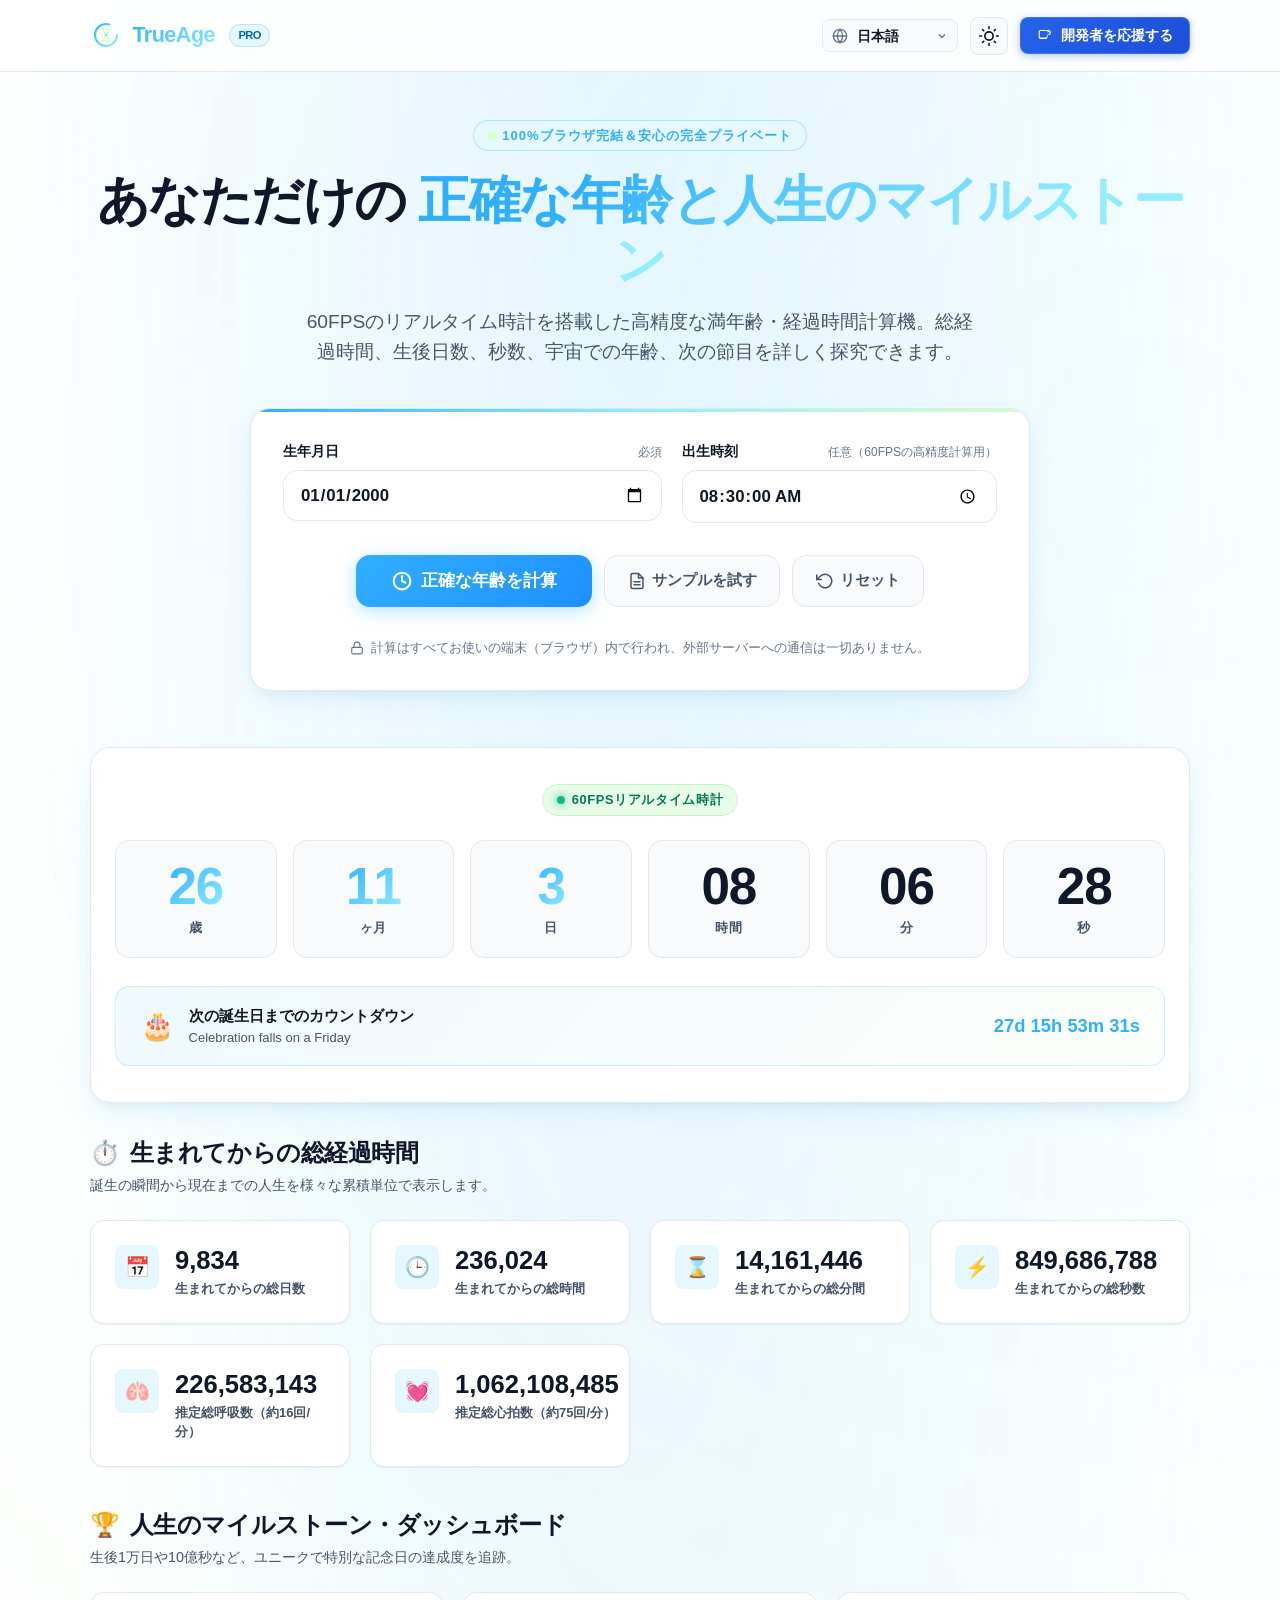
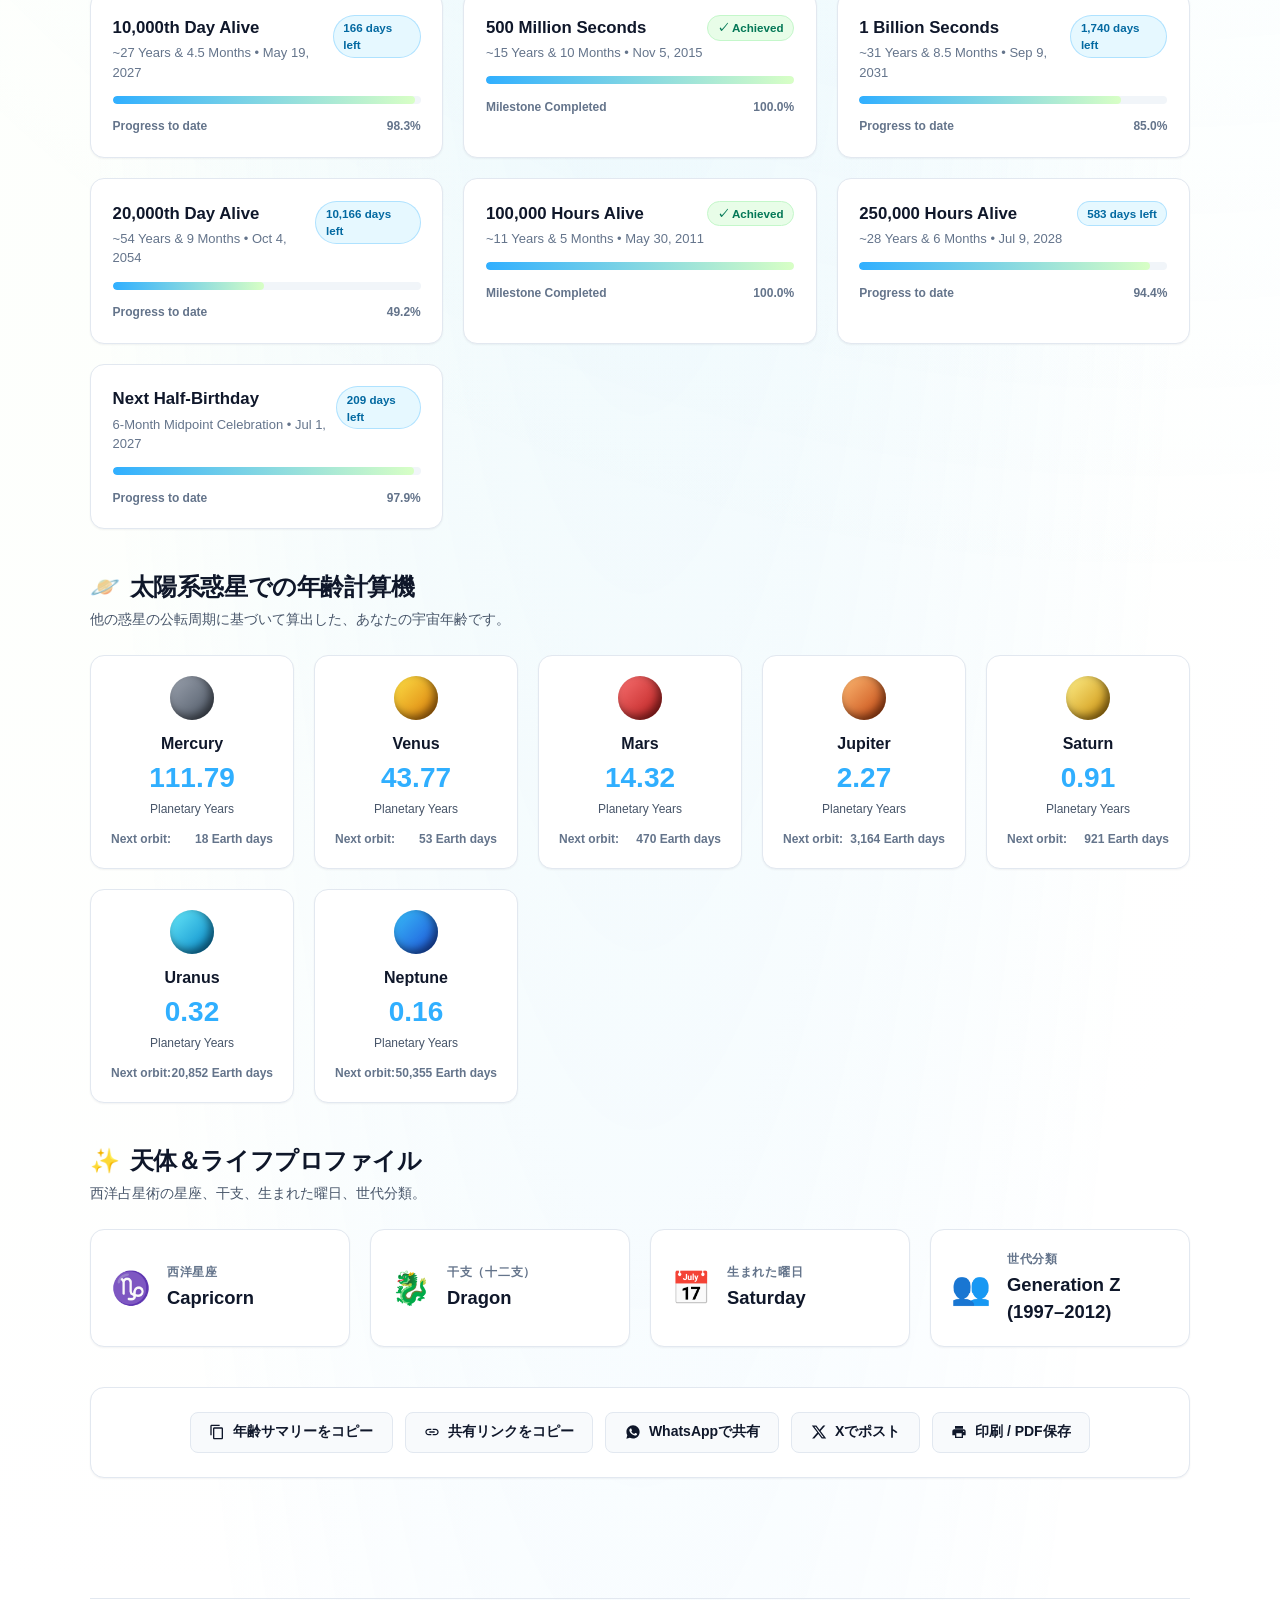
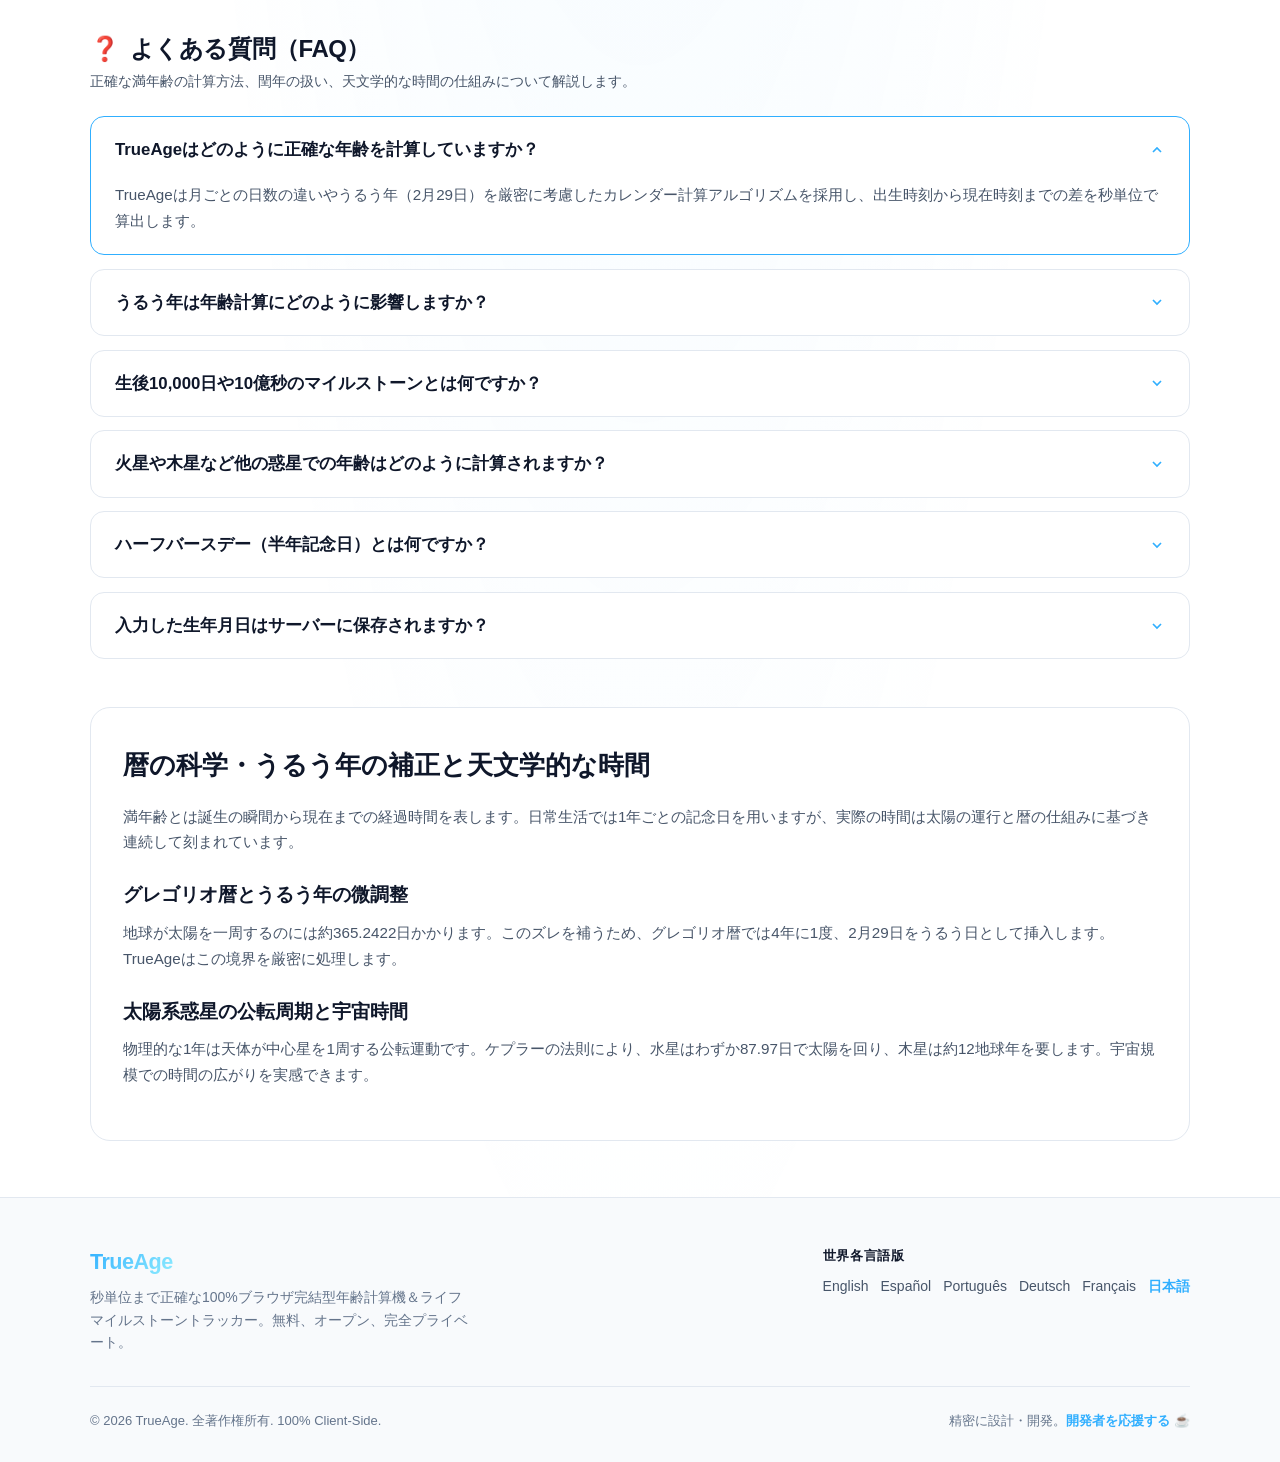
<file: ja/index.html>
<!DOCTYPE html>
<html lang="ja" data-theme="dark">
<head>
  <meta charset="UTF-8">
  <meta name="viewport" content="width=device-width, initial-scale=1.0, viewport-fit=cover">
  
  <script>
    (function() {
      try {
        const storedTheme = localStorage.getItem('trueage_theme');
        const prefersDark = window.matchMedia('(prefers-color-scheme: dark)').matches;
        const theme = storedTheme || (prefersDark ? 'dark' : 'light');
        document.documentElement.setAttribute('data-theme', theme);
      } catch (e) {
        document.documentElement.setAttribute('data-theme', 'dark');
      }
    })();
  </script>

  <!-- Google tag (gtag.js) -->
  <script async src="https://www.googletagmanager.com/gtag/js?id=G-33C0NN52K8"></script>
  <script>
    window.dataLayer = window.dataLayer || [];
    function gtag(){dataLayer.push(arguments);}
    gtag('js', new Date());

    gtag('config', 'G-33C0NN52K8');
  </script>

  <title>TrueAge | 正確な年齢計算機・60FPSリアルタイム表示＆ライフマイルストーン</title>
  <meta name="title" content="TrueAge | 正確な年齢計算機・60FPSリアルタイム表示＆ライフマイルストーン">
  <meta name="description" content="秒単位まで正確な年齢を60FPSの滑らかなリアルタイム表示で計算。次の誕生日、生後10,000日、10億秒、火星や木星での年齢を瞬時に算出。100%ブラウザ完結で完全プライベート。">
  <meta name="keywords" content="正確な年齢計算機, リアルタイム年齢時計, 満年齢計算, 経過時間計算, マイルストーントラッカー, 惑星年齢, 生後10000日">
  <meta name="author" content="Kishara Dilshan">
  <meta name="robots" content="index, follow, max-snippet:-1, max-image-preview:large, max-video-preview:-1">

  <link rel="canonical" href="https://trueage.github.io/ja/">
  <link rel="alternate" hreflang="x-default" href="https://trueage.github.io/">
  <link rel="alternate" hreflang="en" href="https://trueage.github.io/">
  <link rel="alternate" hreflang="es" href="https://trueage.github.io/es/">
  <link rel="alternate" hreflang="pt" href="https://trueage.github.io/pt/">
  <link rel="alternate" hreflang="de" href="https://trueage.github.io/de/">
  <link rel="alternate" hreflang="fr" href="https://trueage.github.io/fr/">
  <link rel="alternate" hreflang="ja" href="https://trueage.github.io/ja/">
  <!-- Preconnect to Cloudinary CDN -->
  <link rel="preconnect" href="https://res.cloudinary.com" crossorigin>
  <link rel="dns-prefetch" href="https://res.cloudinary.com">

  <!-- Open Graph / Facebook -->
  <meta property="og:type" content="website">
  <meta property="og:url" content="https://trueage.github.io/ja/">
  <meta property="og:title" content="TrueAge | 正確な年齢計算機＆ライフマイルストーン">
  <meta property="og:description" content="誕生の瞬間から刻まれる正確な満年齢を60FPSのリアルタイム時計で表示。生後1万日や宇宙での年齢も。">
  <meta property="og:image" content="https://res.cloudinary.com/dpx6w78bt/image/upload/f_auto/q_auto/v1786342039/Online_Tool_rc1ybr.png">
  <meta property="og:image:secure_url" content="https://res.cloudinary.com/dpx6w78bt/image/upload/f_auto/q_auto/v1786342039/Online_Tool_rc1ybr.png">
  <meta property="og:image:type" content="image/png">
  <meta property="og:image:width" content="1200">
  <meta property="og:image:height" content="630">
  <meta property="og:image:alt" content="TrueAge - 正確な年齢計算機＆ライフマイルストーン">
  <meta property="og:site_name" content="TrueAge">
  <meta property="og:locale" content="ja_JP">

  <!-- Twitter Card -->
  <meta name="twitter:card" content="summary_large_image">
  <meta name="twitter:url" content="https://trueage.github.io/ja/">
  <meta name="twitter:title" content="TrueAge | 正確な年齢計算機＆ライフマイルストーン">
  <meta name="twitter:description" content="60FPSリアルタイム時計で秒単位まで正確な年齢を測定。100%端末内完結で安心安全。">
  <meta name="twitter:image" content="https://res.cloudinary.com/dpx6w78bt/image/upload/f_auto/q_auto/v1786342039/Online_Tool_rc1ybr.png">
  <meta name="twitter:image:alt" content="TrueAge - 正確な年齢計算機＆ライフマイルストーン">

  <!-- Favicon & PWA App Icons -->
  <link rel="icon" type="image/svg+xml" href="../favicon.svg">
  <link rel="apple-touch-icon" href="../favicon.svg">
  <meta name="theme-color" content="#020617" media="(prefers-color-scheme: dark)">
  <meta name="theme-color" content="#FFFFFF" media="(prefers-color-scheme: light)">
  <meta name="mobile-web-app-capable" content="yes">
  <meta name="apple-mobile-web-app-capable" content="yes">
  <meta name="apple-mobile-web-app-status-bar-style" content="black-translucent">
  <meta name="format-detection" content="telephone=no">

  <!-- Stylesheet -->
  <link rel="stylesheet" href="../style.css">

  <!-- JSON-LD Structured Data: WebSite (Site Name Definition for Google SERP) -->
  <script type="application/ld+json" id="schema-website">
  {
    "@context": "https://schema.org",
    "@type": "WebSite",
    "name": "TrueAge",
    "alternateName": ["True Age Calculator", "ExactAge"],
    "url": "https://trueage.github.io/"
  }
  </script>

  <!-- JSON-LD Structured Data: BreadcrumbList -->
  <script type="application/ld+json" id="schema-breadcrumb">
  {
    "@context": "https://schema.org",
    "@type": "BreadcrumbList",
    "itemListElement": [
      {
        "@type": "ListItem",
        "position": 1,
        "name": "Home",
        "item": "https://trueage.github.io/"
      },
      {
        "@type": "ListItem",
        "position": 2,
        "name": "日本語",
        "item": "https://trueage.github.io/ja/"
      }
    ]
  }
  </script>

  <!-- JSON-LD Structured Data: SoftwareApplication & WebApplication -->
  <script type="application/ld+json" id="schema-webapp">
  {
    "@context": "https://schema.org",
    "@type": "SoftwareApplication",
    "name": "TrueAge 正確な年齢計算機",
    "url": "https://trueage.github.io/ja/",
    "inLanguage": "ja",
    "description": "60FPSリアルタイム時計とマイルストーン追跡機能を備えた高精度な満年齢・経過時間計算機。",
    "applicationCategory": "UtilitiesApplication",
    "operatingSystem": "All",
    "browserRequirements": "Requires JavaScript. Requires HTML5.",
    "softwareVersion": "1.0.0",
    "image": "https://res.cloudinary.com/dpx6w78bt/image/upload/f_auto/q_auto/v1786342039/Online_Tool_rc1ybr.png",
    "screenshot": "https://res.cloudinary.com/dpx6w78bt/image/upload/f_auto/q_auto/v1786342039/Online_Tool_rc1ybr.png",
    "offers": {
      "@type": "Offer",
      "price": "0",
      "priceCurrency": "USD"
    },
    "featureList": [
      "秒単位まで正確な60FPSリアルタイム時計表示",
      "うるう年と月ごとの日数を厳密に考慮したカレンダー計算",
      "人生の累積統計：日数、時間、分、秒",
      "マイルストーン追跡：生後10,000日、10億秒",
      "太陽系7惑星での宇宙年齢計算",
      "100%端末（ブラウザ）内完結の完全プライベート計算"
    ],
    "author": {
      "@type": "Person",
      "name": "Kishara Dilshan",
      "url": "https://kisharadilshan.gumroad.com/coffee"
    }
  }
  </script>

  <script type="application/ld+json" id="schema-faq">
  {
    "@context": "https://schema.org",
    "@type": "FAQPage",
    "mainEntity": [
      {
        "@type": "Question",
        "name": "TrueAgeはどのように正確な年齢を計算していますか？",
        "acceptedAnswer": {
          "@type": "Answer",
          "text": "TrueAgeは月ごとの日数の違いやうるう年（2月29日）を厳密に考慮したカレンダー計算アルゴリズムを採用し、出生時刻から現在時刻までの差を秒単位で算出します。"
        }
      },
      {
        "@type": "Question",
        "name": "うるう年は年齢計算にどのように影響しますか？",
        "acceptedAnswer": {
          "@type": "Answer",
          "text": "平年は365日、閏年は366日あります。TrueAgeは経過期間内に閏日が含まれているかを自動判定し、月ごとの日数を動的に調整します。"
        }
      },
      {
        "@type": "Question",
        "name": "生後10,000日や10億秒のマイルストーンとは何ですか？",
        "acceptedAnswer": {
          "@type": "Answer",
          "text": "生後10,000日は約27歳4ヶ月半で到達します。10億秒は約31歳8ヶ月で迎えます。TrueAgeは正確な日付と進捗率を計算します。"
        }
      },
      {
        "@type": "Question",
        "name": "火星や木星など他の惑星での年齢はどのように計算されますか？",
        "acceptedAnswer": {
          "@type": "Answer",
          "text": "各惑星が太陽を一周する公転周期（地球年換算）で割ることで算出されます。例えば火星の公転周期は約1.88地球年なので、地球で30歳の方は火星では約15.95歳となります。"
        }
      },
      {
        "@type": "Question",
        "name": "ハーフバースデー（半年記念日）とは何ですか？",
        "acceptedAnswer": {
          "@type": "Answer",
          "text": "誕生日からちょうど6ヶ月が経過した節目であり、年の中間をお祝いする記念日です。"
        }
      },
      {
        "@type": "Question",
        "name": "入力した生年月日はサーバーに保存されますか？",
        "acceptedAnswer": {
          "@type": "Answer",
          "text": "いいえ。TrueAgeは100%クライアントサイド（ブラウザ内）で動作します。入力データが外部に送信されることは一切ありません。"
        }
      }
    ]
  }
  </script>
</head>
<body>

  <header class="site-header">
    <div class="container nav-container">
      <a href="../" class="brand-link" aria-label="TrueAge ホーム">
        <svg class="brand-icon" viewBox="0 0 64 64" fill="none" xmlns="http://www.w3.org/2000/svg">
          <circle cx="32" cy="32" r="22" stroke="url(#navBrandGrad)" stroke-width="4" stroke-linecap="round" stroke-dasharray="110 30"/>
          <path d="M24 20H40L33 31C32.5 31.7 32.5 32.3 33 33L40 44H24L31 33C31.5 32.3 31.5 31.7 31 31L24 20Z" stroke="#D8FFC5" stroke-width="3" stroke-linejoin="round"/>
          <circle cx="32" cy="32" r="3" fill="#92EEFF"/>
          <defs>
            <linearGradient id="navBrandGrad" x1="0%" y1="0%" x2="100%" y2="100%">
              <stop offset="0%" stop-color="#30AFFF"/>
              <stop offset="100%" stop-color="#92EEFF"/>
            </linearGradient>
          </defs>
        </svg>
        <span class="brand-title">TrueAge</span>
        <span class="brand-badge">PRO</span>
      </a>

      <div class="nav-actions">
        <div class="lang-dropdown-wrapper" title="言語を選択">
          <svg class="lang-globe-icon" viewBox="0 0 24 24" fill="none" stroke="currentColor" stroke-width="2" stroke-linecap="round" stroke-linejoin="round">
            <circle cx="12" cy="12" r="10"></circle>
            <line x1="2" y1="12" x2="22" y2="12"></line>
            <path d="M12 2a15.3 15.3 0 0 1 4 10 15.3 15.3 0 0 1-4 10 15.3 15.3 0 0 1-4-10 15.3 15.3 0 0 1 4-10z"></path>
          </svg>
          <select id="langSelect" class="lang-select" aria-label="言語を選択">
            <option value="en">English</option>
            <option value="es">Español</option>
            <option value="pt">Português</option>
            <option value="de">Deutsch</option>
            <option value="fr">Français</option>
            <option value="ja" selected>日本語</option>
          </select>
          <svg class="lang-arrow" viewBox="0 0 24 24" fill="none" stroke="currentColor" stroke-width="2.5">
            <polyline points="6 9 12 15 18 9"></polyline>
          </svg>
        </div>

        <button id="themeToggleBtn" class="theme-toggle-btn" aria-label="テーマ切替" title="テーマ切替">
          <svg class="icon-sun" width="20" height="20" viewBox="0 0 24 24" fill="none" stroke="currentColor" stroke-width="2" stroke-linecap="round" stroke-linejoin="round">
            <circle cx="12" cy="12" r="5"></circle>
            <line x1="12" y1="1" x2="12" y2="3"></line>
            <line x1="12" y1="21" x2="12" y2="23"></line>
            <line x1="4.22" y1="4.22" x2="5.64" y2="5.64"></line>
            <line x1="18.36" y1="18.36" x2="19.78" y2="19.78"></line>
            <line x1="1" y1="12" x2="3" y2="12"></line>
            <line x1="21" y1="12" x2="23" y2="12"></line>
            <line x1="4.22" y1="19.78" x2="5.64" y2="18.36"></line>
            <line x1="18.36" y1="5.64" x2="19.78" y2="4.22"></line>
          </svg>
          <svg class="icon-moon" width="20" height="20" viewBox="0 0 24 24" fill="none" stroke="currentColor" stroke-width="2" stroke-linecap="round" stroke-linejoin="round">
            <path d="M21 12.79A9 9 0 1 1 11.21 3 7 7 0 0 0 21 12.79z"></path>
          </svg>
        </button>

        <a href="https://kisharadilshan.gumroad.com/coffee" target="_blank" rel="noopener noreferrer" class="btn-support" aria-label="開発者を応援する">
          <svg viewBox="0 0 24 24">
            <path d="M20.216 6.415l-.132-.666c-.119-.597-.387-1.144-.775-1.583a4.015 4.015 0 0 0-1.745-1.127 5.097 5.097 0 0 0-2.074-.214H5.215C3.765 2.825 2.5 3.99 2.5 5.44v8.326c0 1.45 1.265 2.615 2.715 2.615h7.828c1.368 0 2.496-.98 2.686-2.316l.487-3.418h1.831c1.232 0 2.29-.838 2.535-2.031l.634-3.197a2.532 2.532 0 0 0-.000-1.004zm-3.528 3.791h-1.63l-.442 3.097a1.008 1.008 0 0 1-1.002.871H5.215a1.01 1.01 0 0 1-1.01-1.01V5.44a1.01 1.01 0 0 1 1.01-1.01h9.324c.732 0 1.343.518 1.472 1.24l.677 4.536zm2.036-1.077c-.082.404-.442.687-.855.687h-.764l-.568-3.811h1.332c.504 0 .937.362 1.012.862l.143.719-.300 1.543z"/>
          </svg>
          <span data-i18n="support_btn">開発者を応援する</span>
        </a>
      </div>
    </div>
  </header>

  <main class="container">
    <section class="hero-section" aria-labelledby="heroTitle">
      <div class="hero-tag">
        <span class="pulse-dot"></span>
        <span data-i18n="tag_badge">100%ブラウザ完結＆安心の完全プライベート</span>
      </div>

      <h1 id="heroTitle" class="hero-title">
        <span data-i18n="hero_title_prefix">あなただけの</span> 
        <span class="text-gradient" data-i18n="hero_title_gradient">正確な年齢と人生のマイルストーン</span>
      </h1>

      <p class="hero-subtitle" data-i18n="hero_subtitle">
        60FPSのリアルタイム時計を搭載した高精度な満年齢・経過時間計算機。総経過時間、生後日数、秒数、宇宙での年齢、次の節目を詳しく探究できます。
      </p>

      <div class="calc-card">
        <form id="ageForm" class="calc-form" onsubmit="event.preventDefault();">
          <div class="input-grid">
            <div class="input-group">
              <label for="dob" class="input-label">
                <span data-i18n="label_dob">生年月日</span>
                <span class="label-sub" data-i18n="label_required">必須</span>
              </label>
              <input type="date" id="dob" class="custom-input" required aria-required="true">
            </div>

            <div class="input-group">
              <label for="birthTime" class="input-label">
                <span data-i18n="label_time">出生時刻</span>
                <span class="label-sub" data-i18n="label_optional">任意（60FPSの高精度計算用）</span>
              </label>
              <input type="time" id="birthTime" class="custom-input" step="1" value="00:00:00">
            </div>
          </div>

          <div class="calc-actions">
            <button type="submit" id="btnCalculate" class="btn-primary">
              <svg width="20" height="20" viewBox="0 0 24 24" fill="none" stroke="currentColor" stroke-width="2.5" stroke-linecap="round" stroke-linejoin="round">
                <circle cx="12" cy="12" r="10"></circle>
                <polyline points="12 6 12 12 16 14"></polyline>
              </svg>
              <span data-i18n="btn_calculate">正確な年齢を計算</span>
            </button>

            <button type="button" id="btnExample" class="btn-secondary">
              <svg width="18" height="18" viewBox="0 0 24 24" fill="none" stroke="currentColor" stroke-width="2" stroke-linecap="round" stroke-linejoin="round">
                <path d="M14 2H6a2 2 0 0 0-2 2v16a2 2 0 0 0 2 2h12a2 2 0 0 0 2-2V8z"></path>
                <polyline points="14 2 14 8 20 8"></polyline>
                <line x1="16" y1="13" x2="8" y2="13"></line>
                <line x1="16" y1="17" x2="8" y2="17"></line>
              </svg>
              <span data-i18n="btn_example">サンプルを試す</span>
            </button>

            <button type="button" id="btnReset" class="btn-secondary" title="リセット">
              <svg width="18" height="18" viewBox="0 0 24 24" fill="none" stroke="currentColor" stroke-width="2" stroke-linecap="round" stroke-linejoin="round">
                <polyline points="1 4 1 10 7 10"></polyline>
                <path d="M3.51 15a9 9 0 1 0 2.13-9.36L1 10"></path>
              </svg>
              <span data-i18n="btn_reset">リセット</span>
            </button>
          </div>

          <p class="calc-privacy-note">
            <svg width="14" height="14" viewBox="0 0 24 24" fill="none" stroke="currentColor" stroke-width="2" stroke-linecap="round" stroke-linejoin="round">
              <rect x="3" y="11" width="18" height="11" rx="2" ry="2"></rect>
              <path d="M7 11V7a5 5 0 0 1 10 0v4"></path>
            </svg>
            <span data-i18n="privacy_note">計算はすべてお使いの端末（ブラウザ）内で行われ、外部サーバーへの通信は一切ありません。</span>
          </p>
        </form>
      </div>
    </section>

    <!-- Results Container -->
    <div id="resultsContainer" class="results-section" aria-live="polite">
      <section class="live-counter-card" aria-label="リアルタイム満年齢表示">
        <div class="live-badge-wrapper">
          <div class="live-badge">
            <span class="live-dot"></span>
            <span data-i18n="live_ticking">60FPSリアルタイム時計</span>
          </div>
        </div>

        <div class="live-grid">
          <div class="digital-card highlight">
            <div id="valYears" class="digital-val">--</div>
            <div class="digital-label" data-i18n="unit_years">歳</div>
          </div>
          <div class="digital-card highlight">
            <div id="valMonths" class="digital-val">--</div>
            <div class="digital-label" data-i18n="unit_months">ヶ月</div>
          </div>
          <div class="digital-card highlight">
            <div id="valDays" class="digital-val">--</div>
            <div class="digital-label" data-i18n="unit_days">日</div>
          </div>
          <div class="digital-card">
            <div id="valHours" class="digital-val">--</div>
            <div class="digital-label" data-i18n="unit_hours">時間</div>
          </div>
          <div class="digital-card">
            <div id="valMinutes" class="digital-val">--</div>
            <div class="digital-label" data-i18n="unit_minutes">分</div>
          </div>
          <div class="digital-card">
            <div id="valSeconds" class="digital-val">--</div>
            <div class="digital-label" data-i18n="unit_seconds">秒</div>
          </div>
        </div>

        <div class="bday-banner">
          <div class="bday-info">
            <span class="bday-icon">🎂</span>
            <div>
              <div class="bday-title" data-i18n="bday_next_title">次の誕生日までのカウントダウン</div>
              <div class="bday-subtitle" id="valNextBdayDay">お祝いの日</div>
            </div>
          </div>
          <div class="bday-countdown" id="valNextBdayCountdown">-- 日, -- 時間</div>
        </div>
      </section>

      <!-- Total Time Alive Breakdown Section -->
      <section class="stats-section" aria-labelledby="statsTitle">
        <div class="section-header">
          <h2 id="statsTitle" class="section-title">
            <span>⏱️</span>
            <span data-i18n="title_total_alive">生まれてからの総経過時間</span>
          </h2>
          <p class="section-desc" data-i18n="desc_total_alive">誕生の瞬間から現在までの人生を様々な累積単位で表示します。</p>
        </div>

        <div class="stats-grid">
          <div class="stat-card">
            <div class="stat-icon">📅</div>
            <div class="stat-content">
              <div id="statTotalDays" class="stat-val">--</div>
              <div class="stat-label" data-i18n="stat_days">生まれてからの総日数</div>
            </div>
          </div>

          <div class="stat-card">
            <div class="stat-icon">🕒</div>
            <div class="stat-content">
              <div id="statTotalHours" class="stat-val">--</div>
              <div class="stat-label" data-i18n="stat_hours">生まれてからの総時間</div>
            </div>
          </div>

          <div class="stat-card">
            <div class="stat-icon">⌛</div>
            <div class="stat-content">
              <div id="statTotalMinutes" class="stat-val">--</div>
              <div class="stat-label" data-i18n="stat_minutes">生まれてからの総分間</div>
            </div>
          </div>

          <div class="stat-card">
            <div class="stat-icon">⚡</div>
            <div class="stat-content">
              <div id="statTotalSeconds" class="stat-val">--</div>
              <div class="stat-label" data-i18n="stat_seconds">生まれてからの総秒数</div>
            </div>
          </div>

          <div class="stat-card">
            <div class="stat-icon">🫁</div>
            <div class="stat-content">
              <div id="statTotalBreaths" class="stat-val">--</div>
              <div class="stat-label" data-i18n="stat_breaths">推定総呼吸数（約16回/分）</div>
            </div>
          </div>

          <div class="stat-card">
            <div class="stat-icon">💓</div>
            <div class="stat-content">
              <div id="statTotalHeartbeats" class="stat-val">--</div>
              <div class="stat-label" data-i18n="stat_heartbeats">推定総心拍数（約75回/分）</div>
            </div>
          </div>
        </div>
      </section>

      <!-- Milestone Dashboard Section -->
      <section class="milestones-section" aria-labelledby="milestonesTitle">
        <div class="section-header">
          <h2 id="milestonesTitle" class="section-title">
            <span>🏆</span>
            <span data-i18n="title_milestones">人生のマイルストーン・ダッシュボード</span>
          </h2>
          <p class="section-desc" data-i18n="desc_milestones">生後1万日や10億秒など、ユニークで特別な記念日の達成度を追跡。</p>
        </div>

        <div class="milestones-grid" id="milestonesGrid"></div>
      </section>

      <!-- Planetary Age Grid Section -->
      <section class="planets-section" aria-labelledby="planetsTitle">
        <div class="section-header">
          <h2 id="planetsTitle" class="section-title">
            <span>🪐</span>
            <span data-i18n="title_planets">太陽系惑星での年齢計算機</span>
          </h2>
          <p class="section-desc" data-i18n="desc_planets">他の惑星の公転周期に基づいて算出した、あなたの宇宙年齢です。</p>
        </div>

        <div class="planets-grid" id="planetsGrid"></div>
      </section>

      <!-- Astrological & Life Profile Section -->
      <section class="profile-section" aria-labelledby="profileTitle">
        <div class="section-header">
          <h2 id="profileTitle" class="section-title">
            <span>✨</span>
            <span data-i18n="title_profile">天体＆ライフプロファイル</span>
          </h2>
          <p class="section-desc" data-i18n="desc_profile">西洋占星術の星座、干支、生まれた曜日、世代分類。</p>
        </div>

        <div class="profile-grid">
          <div class="profile-card">
            <div class="profile-icon" id="iconZodiac">♈</div>
            <div>
              <div class="profile-title" data-i18n="prof_zodiac">西洋星座</div>
              <div id="valZodiacSign" class="profile-value">--</div>
            </div>
          </div>

          <div class="profile-card">
            <div class="profile-icon" id="iconChineseZodiac">🐉</div>
            <div>
              <div class="profile-title" data-i18n="prof_chinese">干支（十二支）</div>
              <div id="valChineseZodiac" class="profile-value">--</div>
            </div>
          </div>

          <div class="profile-card">
            <div class="profile-icon">📅</div>
            <div>
              <div class="profile-title" data-i18n="prof_dayborn">生まれた曜日</div>
              <div id="valDayBorn" class="profile-value">--</div>
            </div>
          </div>

          <div class="profile-card">
            <div class="profile-icon">👥</div>
            <div>
              <div class="profile-title" data-i18n="prof_generation">世代分類</div>
              <div id="valGeneration" class="profile-value">--</div>
            </div>
          </div>
        </div>
      </section>

      <!-- Action Toolbar -->
      <div class="toolbar-section">
        <button id="btnCopySummary" class="btn-tool" title="年齢サマリーをコピー">
          <svg viewBox="0 0 24 24"><path d="M16 1H4c-1.1 0-2 .9-2 2v14h2V3h12V1zm3 4H8c-1.1 0-2 .9-2 2v14c0 1.1.9 2 2 2h11c1.1 0 2-.9 2-2V7c0-1.1-.9-2-2-2zm0 16H8V7h11v14z"/></svg>
          <span data-i18n="tool_copy_summary">年齢サマリーをコピー</span>
        </button>

        <button id="btnCopyLink" class="btn-tool" title="共有リンクをコピー">
          <svg viewBox="0 0 24 24"><path d="M3.9 12c0-1.71 1.39-3.1 3.1-3.1h4V7H7c-2.76 0-5 2.24-5 5s2.24 5 5 5h4v-1.9H7c-1.71 0-3.1-1.39-3.1-3.1zM8 13h8v-2H8v2zm9-6h-4v1.9h4c1.71 0 3.1 1.39 3.1 3.1s-1.39 3.1-3.1 3.1h-4V17h4c2.76 0 5-2.24 5-5s-2.24-5-5-5z"/></svg>
          <span data-i18n="tool_copy_link">共有リンクをコピー</span>
        </button>

        <button id="btnShareWhatsApp" class="btn-tool" title="WhatsAppで共有">
          <svg viewBox="0 0 24 24"><path d="M12.04 2c-5.46 0-9.91 4.45-9.91 9.91 0 1.75.46 3.45 1.32 4.95L2.05 22l5.25-1.38c1.45.79 3.08 1.21 4.74 1.21 5.46 0 9.91-4.45 9.91-9.91 0-5.46-4.45-9.92-9.91-9.92zm5.78 14.01c-.24.68-1.4 1.26-1.92 1.34-.52.07-1.19.1-3.41-.82-2.84-1.18-4.66-4.06-4.8-4.25-.14-.19-1.15-1.53-1.15-2.92 0-1.39.73-2.07.99-2.35.26-.28.57-.35.76-.35.19 0 .38 0 .55.01.18.01.42-.07.66.5.24.58.82 2 .89 2.15.07.14.12.31.02.5-.1.19-.15.31-.3.48-.14.17-.3.38-.43.51-.14.14-.29.3-.12.59.17.28.75 1.24 1.61 2 1.11.98 2.04 1.29 2.33 1.43.28.14.45.12.62-.07.17-.19.73-.85.92-1.14.19-.29.38-.24.64-.14.26.1 1.65.78 1.93.92.28.14.47.21.54.33.07.12.07.69-.17 1.37z"/></svg>
          <span data-i18n="tool_share_whatsapp">WhatsAppで共有</span>
        </button>

        <button id="btnShareTwitter" class="btn-tool" title="Xでポスト">
          <svg viewBox="0 0 24 24"><path d="M18.244 2.25h3.308l-7.227 8.26 8.502 11.24H16.17l-5.214-6.817L4.99 21.75H1.68l7.73-8.835L1.254 2.25H8.08l4.713 6.231zm-1.161 17.52h1.833L7.084 4.126H5.117z"/></svg>
          <span data-i18n="tool_share_twitter">Xでポスト</span>
        </button>

        <button id="btnPrint" class="btn-tool" title="印刷またはPDF保存">
          <svg viewBox="0 0 24 24"><path d="M19 8H5c-1.66 0-3 1.34-3 3v6h4v4h12v-4h4v-6c0-1.66-1.34-3-3-3zm-3 11H8v-5h8v5zm3-7c-.55 0-1-.45-1-1s.45-1 1-1 1 .45 1 1-.45 1-1 1zm-1-9H6v4h12V3z"/></svg>
          <span data-i18n="tool_print">印刷 / PDF</span>
        </button>
      </div>
    </div>

    <!-- SEO Content & FAQ Section -->
    <section class="seo-section" aria-labelledby="faqTitle">
      <div class="section-header">
        <h2 id="faqTitle" class="section-title">
          <span>❓</span>
          <span data-i18n="title_faq">よくある質問（FAQ）</span>
        </h2>
        <p class="section-desc" data-i18n="desc_faq">正確な満年齢の計算方法、閏年の扱い、天文学的な時間の仕組みについて解説します。</p>
      </div>

      <div class="faq-list">
        <details class="faq-item" open>
          <summary class="faq-question">
            <span data-i18n="faq_q1">TrueAgeはどのように正確な年齢を計算していますか？</span>
            <svg class="faq-arrow" viewBox="0 0 24 24" fill="none" stroke="currentColor" stroke-width="2.5"><polyline points="6 9 12 15 18 9"></polyline></svg>
          </summary>
          <div class="faq-answer">
            <p data-i18n="faq_a1">TrueAgeは月ごとの日数の違いやうるう年（2月29日）を厳密に考慮したカレンダー計算アルゴリズムを採用し、出生時刻から現在時刻までの差を秒単位で算出します。</p>
          </div>
        </details>

        <details class="faq-item">
          <summary class="faq-question">
            <span data-i18n="faq_q2">うるう年は年齢計算にどのように影響しますか？</span>
            <svg class="faq-arrow" viewBox="0 0 24 24" fill="none" stroke="currentColor" stroke-width="2.5"><polyline points="6 9 12 15 18 9"></polyline></svg>
          </summary>
          <div class="faq-answer">
            <p data-i18n="faq_a2">平年は365日、閏年は366日あります。TrueAgeは経過期間内に閏日が含まれているかを自動判定し、月ごとの日数を動的に調整します。</p>
          </div>
        </details>

        <details class="faq-item">
          <summary class="faq-question">
            <span data-i18n="faq_q3">生後10,000日や10億秒のマイルストーンとは何ですか？</span>
            <svg class="faq-arrow" viewBox="0 0 24 24" fill="none" stroke="currentColor" stroke-width="2.5"><polyline points="6 9 12 15 18 9"></polyline></svg>
          </summary>
          <div class="faq-answer">
            <p data-i18n="faq_a3">生後10,000日は約27歳4ヶ月半で到達します。10億秒は約31歳8ヶ月で迎えます。TrueAgeは正確な日付と進捗率を計算します。</p>
          </div>
        </details>

        <details class="faq-item">
          <summary class="faq-question">
            <span data-i18n="faq_q4">火星や木星など他の惑星での年齢はどのように計算されますか？</span>
            <svg class="faq-arrow" viewBox="0 0 24 24" fill="none" stroke="currentColor" stroke-width="2.5"><polyline points="6 9 12 15 18 9"></polyline></svg>
          </summary>
          <div class="faq-answer">
            <p data-i18n="faq_a4">各惑星が太陽を一周する公転周期（地球年換算）で割ることで算出されます。例えば火星の公転周期は約1.88地球年なので、地球で30歳の方は火星では約15.95歳となります。</p>
          </div>
        </details>

        <details class="faq-item">
          <summary class="faq-question">
            <span data-i18n="faq_q5">ハーフバースデー（半年記念日）とは何ですか？</span>
            <svg class="faq-arrow" viewBox="0 0 24 24" fill="none" stroke="currentColor" stroke-width="2.5"><polyline points="6 9 12 15 18 9"></polyline></svg>
          </summary>
          <div class="faq-answer">
            <p data-i18n="faq_a5">誕生日からちょうど6ヶ月が経過した節目であり、年の中間をお祝いする記念日です。</p>
          </div>
        </details>

        <details class="faq-item">
          <summary class="faq-question">
            <span data-i18n="faq_q6">入力した生年月日はサーバーに保存されますか？</span>
            <svg class="faq-arrow" viewBox="0 0 24 24" fill="none" stroke="currentColor" stroke-width="2.5"><polyline points="6 9 12 15 18 9"></polyline></svg>
          </summary>
          <div class="faq-answer">
            <p data-i18n="faq_a6">いいえ。TrueAgeは100%クライアントサイド（ブラウザ内）で動作します。入力データが外部に送信されることは一切ありません。</p>
          </div>
        </details>
      </div>

      <article class="explainer-article">
        <h2 data-i18n="art_title">暦の科学・うるう年の補正と天文学的な時間</h2>
        <p data-i18n="art_p1">満年齢とは誕生の瞬間から現在までの経過時間を表します。日常生活では1年ごとの記念日を用いますが、実際の時間は太陽の運行と暦の仕組みに基づき連続して刻まれています。</p>
        
        <h3 data-i18n="art_h2_1">グレゴリオ暦とうるう年の微調整</h3>
        <p data-i18n="art_p2">地球が太陽を一周するのには約365.2422日かかります。このズレを補うため、グレゴリオ暦では4年に1度、2月29日をうるう日として挿入します。TrueAgeはこの境界を厳密に処理します。</p>

        <h3 data-i18n="art_h2_2">太陽系惑星の公転周期と宇宙時間</h3>
        <p data-i18n="art_p3">物理的な1年は天体が中心星を1周する公転運動です。ケプラーの法則により、水星はわずか87.97日で太陽を回り、木星は約12地球年を要します。宇宙規模での時間の広がりを実感できます。</p>
      </article>
    </section>
  </main>

  <footer class="site-footer">
    <div class="container">
      <div class="footer-top">
        <div class="footer-brand">
          <a href="../" class="brand-link">
            <span class="brand-title">TrueAge</span>
          </a>
          <p data-i18n="footer_desc">秒単位まで正確な100%ブラウザ完結型年齢計算機＆ライフマイルストーントラッカー。無料、オープン、完全プライベート。</p>
        </div>

        <div class="footer-locales">
          <div class="locale-title" data-i18n="footer_languages">世界各言語版</div>
          <div class="locale-links">
            <a href="../" class="locale-link">English</a>
            <a href="../es/" class="locale-link">Español</a>
            <a href="../pt/" class="locale-link">Português</a>
            <a href="../de/" class="locale-link">Deutsch</a>
            <a href="../fr/" class="locale-link">Français</a>
            <a href="./" class="locale-link active">日本語</a>
          </div>
        </div>
      </div>

      <div class="footer-bottom">
        <div>
          &copy; <span id="currentYear">2026</span> TrueAge. 全著作権所有. 100% Client-Side.
        </div>
        <div class="footer-credit">
          精密に設計・開発。<a href="https://kisharadilshan.gumroad.com/coffee" target="_blank" rel="noopener noreferrer">開発者を応援する ☕</a>
        </div>
      </div>
    </div>
  </footer>

  <script src="../i18n.js"></script>
  <script src="../app.js"></script>
</body>
</html>
</file>
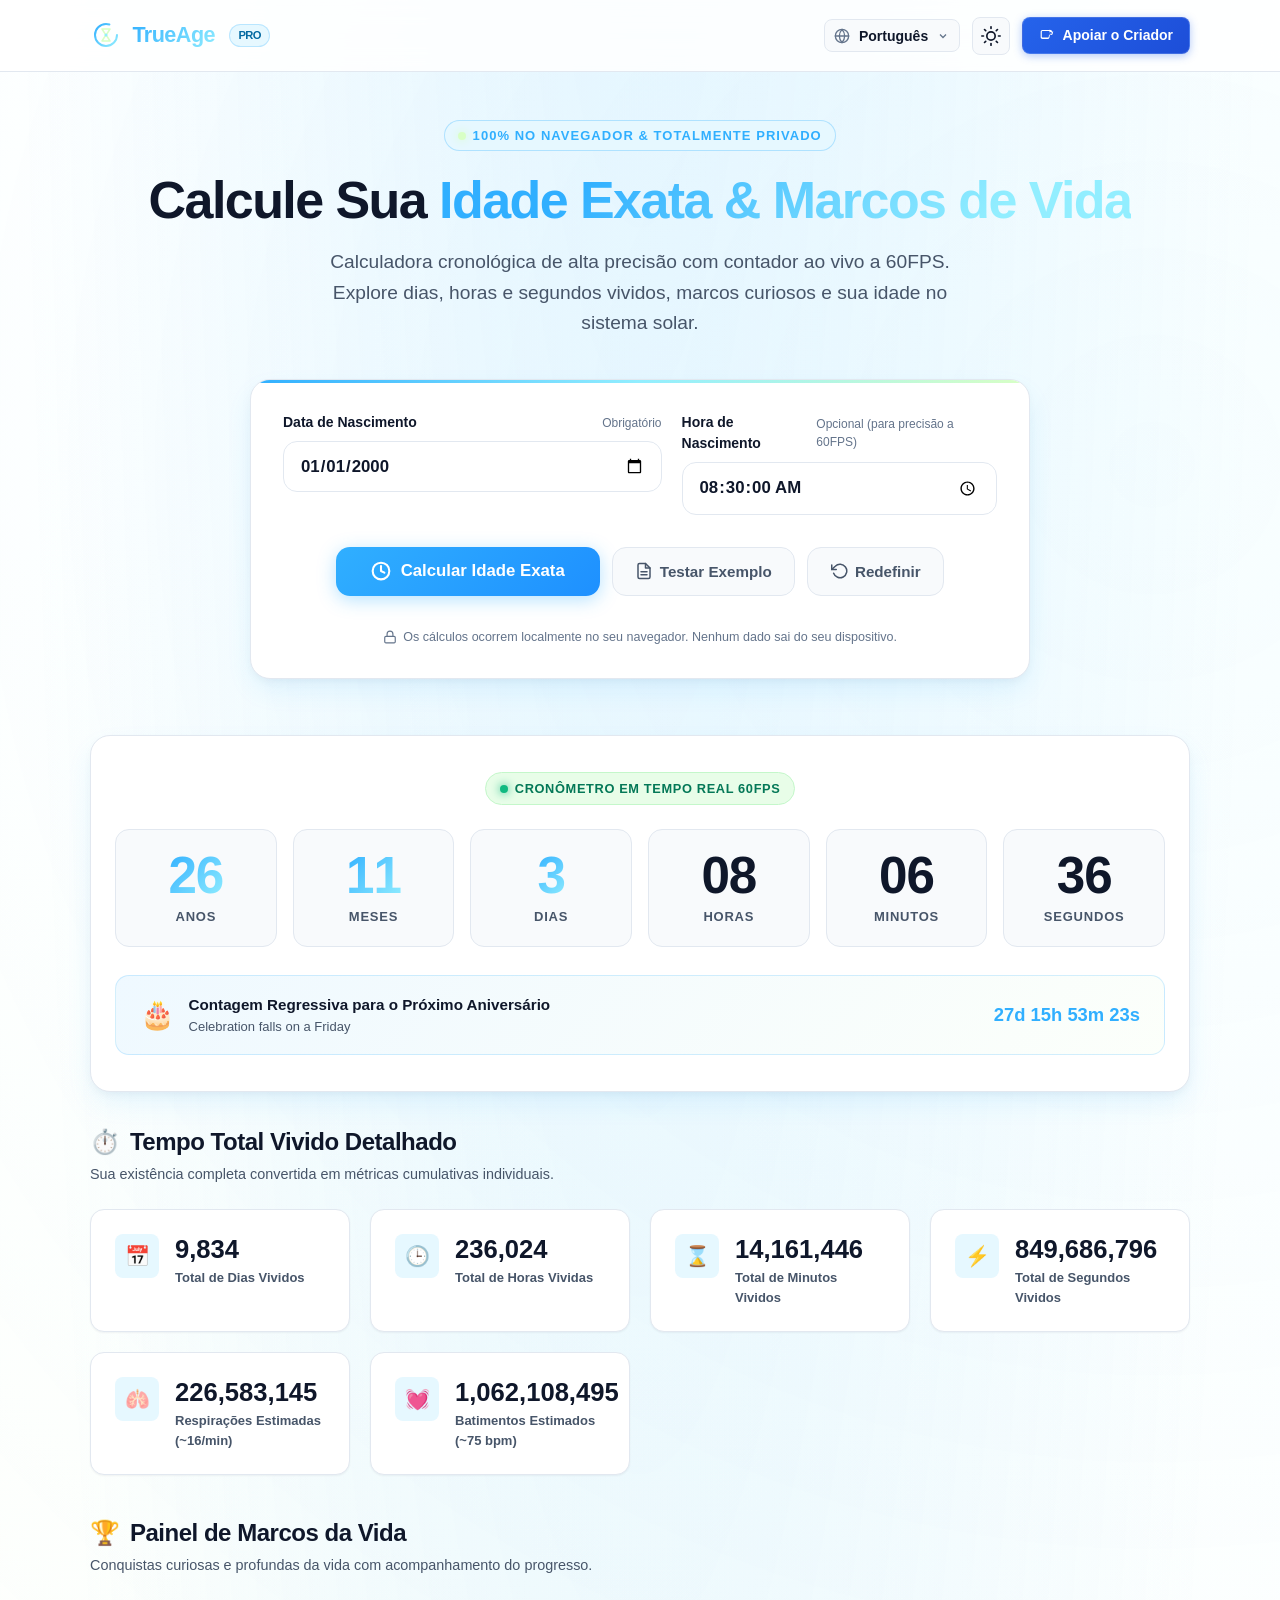
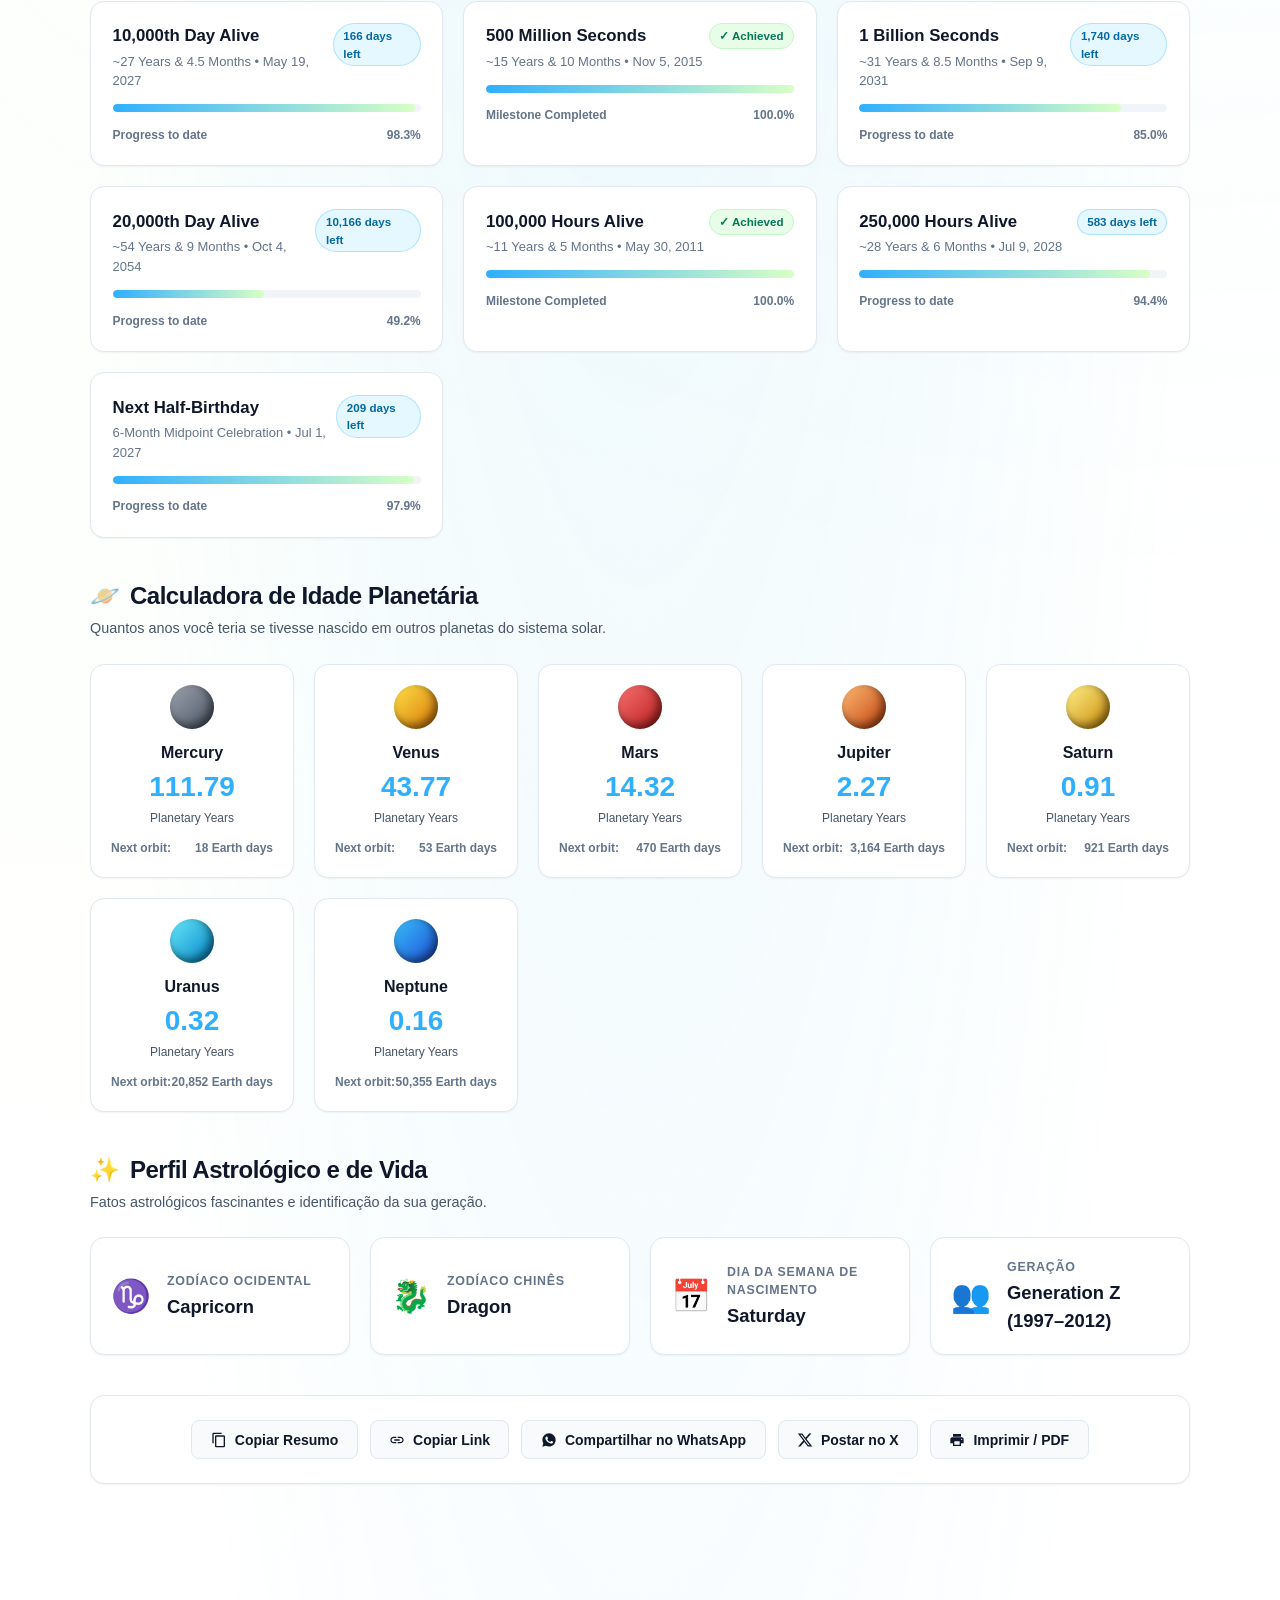
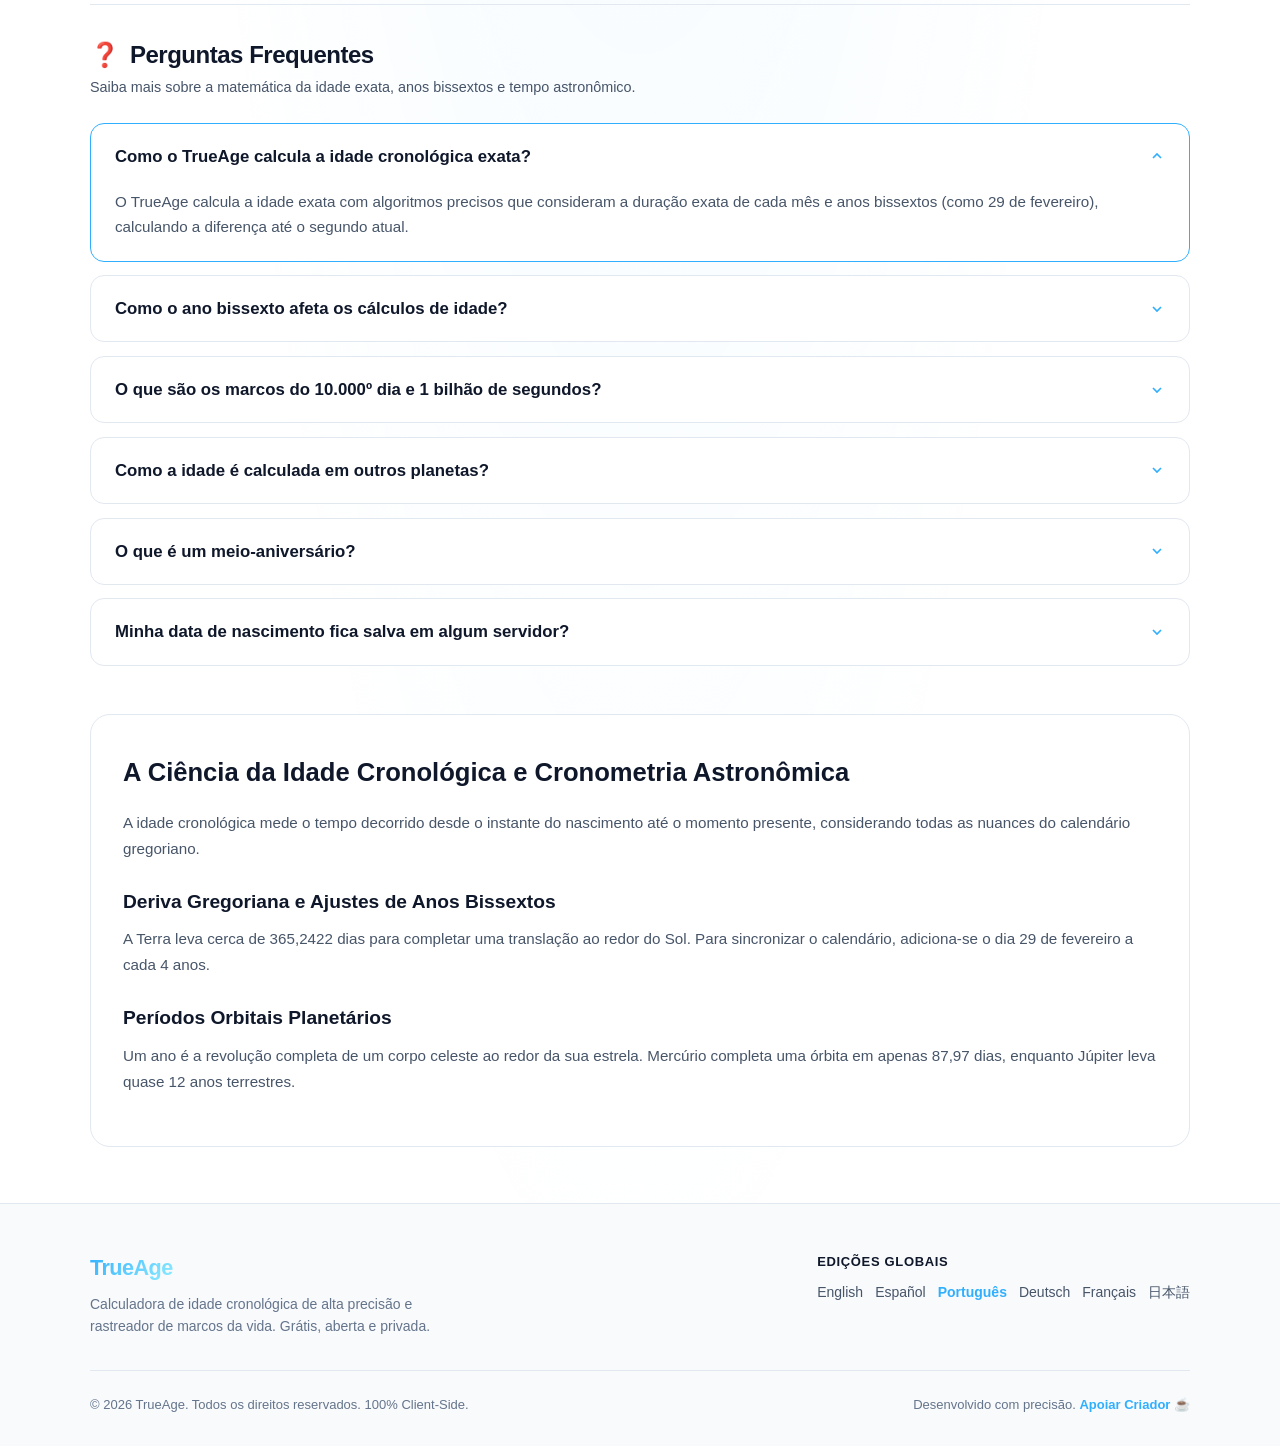
<file: pt/index.html>
<!DOCTYPE html>
<html lang="pt" data-theme="dark">
<head>
  <meta charset="UTF-8">
  <meta name="viewport" content="width=device-width, initial-scale=1.0, viewport-fit=cover">
  
  <script>
    (function() {
      try {
        const storedTheme = localStorage.getItem('trueage_theme');
        const prefersDark = window.matchMedia('(prefers-color-scheme: dark)').matches;
        const theme = storedTheme || (prefersDark ? 'dark' : 'light');
        document.documentElement.setAttribute('data-theme', theme);
      } catch (e) {
        document.documentElement.setAttribute('data-theme', 'dark');
      }
    })();
  </script>

  <!-- Google tag (gtag.js) -->
  <script async src="https://www.googletagmanager.com/gtag/js?id=G-33C0NN52K8"></script>
  <script>
    window.dataLayer = window.dataLayer || [];
    function gtag(){dataLayer.push(arguments);}
    gtag('js', new Date());

    gtag('config', 'G-33C0NN52K8');
  </script>

  <title>TrueAge | Calculadora de Idade Exata, Contador 60FPS e Rastreador de Marcos</title>
  <meta name="title" content="TrueAge | Calculadora de Idade Exata, Contador 60FPS e Rastreador de Marcos">
  <meta name="description" content="Calcule sua idade exata até o segundo com cronômetro em tempo real a 60FPS. Descubra seu próximo aniversário, 10.000º dia, 1 bilhão de segundos e idade em Marte. 100% no navegador e privado.">
  <meta name="keywords" content="calculadora de idade exata, contador de idade em tempo real, idade cronológica, quantos anos eu tenho, rastreador de marcos, idade em marte, 10000 dias vivos">
  <meta name="author" content="Kishara Dilshan">
  <meta name="robots" content="index, follow, max-snippet:-1, max-image-preview:large, max-video-preview:-1">

  <link rel="canonical" href="https://trueage.github.io/pt/">
  <link rel="alternate" hreflang="x-default" href="https://trueage.github.io/">
  <link rel="alternate" hreflang="en" href="https://trueage.github.io/">
  <link rel="alternate" hreflang="es" href="https://trueage.github.io/es/">
  <link rel="alternate" hreflang="pt" href="https://trueage.github.io/pt/">
  <link rel="alternate" hreflang="de" href="https://trueage.github.io/de/">
  <link rel="alternate" hreflang="fr" href="https://trueage.github.io/fr/">
  <link rel="alternate" hreflang="ja" href="https://trueage.github.io/ja/">
  <!-- Preconnect to Cloudinary CDN -->
  <link rel="preconnect" href="https://res.cloudinary.com" crossorigin>
  <link rel="dns-prefetch" href="https://res.cloudinary.com">

  <!-- Open Graph / Facebook -->
  <meta property="og:type" content="website">
  <meta property="og:url" content="https://trueage.github.io/pt/">
  <meta property="og:title" content="TrueAge | Calculadora de Idade Exata & Marcos de Vida">
  <meta property="og:description" content="Descubra sua idade cronológica exata em tempo real com contador 60FPS. Rastreie marcos e idades planetárias.">
  <meta property="og:image" content="https://res.cloudinary.com/dpx6w78bt/image/upload/f_auto/q_auto/v1786342039/Online_Tool_rc1ybr.png">
  <meta property="og:image:secure_url" content="https://res.cloudinary.com/dpx6w78bt/image/upload/f_auto/q_auto/v1786342039/Online_Tool_rc1ybr.png">
  <meta property="og:image:type" content="image/png">
  <meta property="og:image:width" content="1200">
  <meta property="og:image:height" content="630">
  <meta property="og:image:alt" content="TrueAge - Calculadora de Idade Exata & Marcos de Vida">
  <meta property="og:site_name" content="TrueAge">
  <meta property="og:locale" content="pt_PT">

  <!-- Twitter Card -->
  <meta name="twitter:card" content="summary_large_image">
  <meta name="twitter:url" content="https://trueage.github.io/pt/">
  <meta name="twitter:title" content="TrueAge | Calculadora de Idade Exata & Marcos de Vida">
  <meta name="twitter:description" content="Calcule sua idade exata até o segundo com um contador suave a 60FPS. 100% privado no navegador.">
  <meta name="twitter:image" content="https://res.cloudinary.com/dpx6w78bt/image/upload/f_auto/q_auto/v1786342039/Online_Tool_rc1ybr.png">
  <meta name="twitter:image:alt" content="TrueAge - Calculadora de Idade Exata & Marcos de Vida">

  <!-- Favicon & PWA App Icons -->
  <link rel="icon" type="image/svg+xml" href="../favicon.svg">
  <link rel="apple-touch-icon" href="../favicon.svg">
  <meta name="theme-color" content="#020617" media="(prefers-color-scheme: dark)">
  <meta name="theme-color" content="#FFFFFF" media="(prefers-color-scheme: light)">
  <meta name="mobile-web-app-capable" content="yes">
  <meta name="apple-mobile-web-app-capable" content="yes">
  <meta name="apple-mobile-web-app-status-bar-style" content="black-translucent">
  <meta name="format-detection" content="telephone=no">

  <!-- Stylesheet -->
  <link rel="stylesheet" href="../style.css">

  <!-- JSON-LD Structured Data: WebSite (Site Name Definition for Google SERP) -->
  <script type="application/ld+json" id="schema-website">
  {
    "@context": "https://schema.org",
    "@type": "WebSite",
    "name": "TrueAge",
    "alternateName": ["True Age Calculator", "ExactAge"],
    "url": "https://trueage.github.io/"
  }
  </script>

  <!-- JSON-LD Structured Data: BreadcrumbList -->
  <script type="application/ld+json" id="schema-breadcrumb">
  {
    "@context": "https://schema.org",
    "@type": "BreadcrumbList",
    "itemListElement": [
      {
        "@type": "ListItem",
        "position": 1,
        "name": "Home",
        "item": "https://trueage.github.io/"
      },
      {
        "@type": "ListItem",
        "position": 2,
        "name": "Português",
        "item": "https://trueage.github.io/pt/"
      }
    ]
  }
  </script>

  <!-- JSON-LD Structured Data: SoftwareApplication & WebApplication -->
  <script type="application/ld+json" id="schema-webapp">
  {
    "@context": "https://schema.org",
    "@type": "SoftwareApplication",
    "name": "TrueAge Calculadora de Idade Exata",
    "url": "https://trueage.github.io/pt/",
    "inLanguage": "pt",
    "description": "Calculadora cronológica de alta precisão com cronômetro em tempo real a 60FPS, marcos de vida e idades planetárias.",
    "applicationCategory": "UtilitiesApplication",
    "operatingSystem": "All",
    "browserRequirements": "Requires JavaScript. Requires HTML5.",
    "softwareVersion": "1.0.0",
    "image": "https://res.cloudinary.com/dpx6w78bt/image/upload/f_auto/q_auto/v1786342039/Online_Tool_rc1ybr.png",
    "screenshot": "https://res.cloudinary.com/dpx6w78bt/image/upload/f_auto/q_auto/v1786342039/Online_Tool_rc1ybr.png",
    "offers": {
      "@type": "Offer",
      "price": "0",
      "priceCurrency": "USD"
    },
    "featureList": [
      "Cronômetro de idade exata em tempo real a 60FPS",
      "Cálculo matemático rigoroso do calendário com anos bissextos",
      "Estatísticas de vida acumuladas: dias, horas, minutos, segundos",
      "Marcos da vida: 10.000º dia, 1 bilhão de segundos",
      "Idade em 7 planetas do sistema solar",
      "Execução 100% privada no cliente"
    ],
    "author": {
      "@type": "Person",
      "name": "Kishara Dilshan",
      "url": "https://kisharadilshan.gumroad.com/coffee"
    }
  }
  </script>

  <script type="application/ld+json" id="schema-faq">
  {
    "@context": "https://schema.org",
    "@type": "FAQPage",
    "mainEntity": [
      {
        "@type": "Question",
        "name": "Como o TrueAge calcula a idade cronológica exata?",
        "acceptedAnswer": {
          "@type": "Answer",
          "text": "O TrueAge calcula a idade exata com algoritmos precisos que consideram a duração exata de cada mês e anos bissextos (como 29 de fevereiro), calculando a diferença até o segundo atual."
        }
      },
      {
        "@type": "Question",
        "name": "Como o ano bissexto afeta os cálculos de idade?",
        "acceptedAnswer": {
          "@type": "Answer",
          "text": "Um ano normal tem 365 dias e um bissexto tem 366. O TrueAge detecta se o período cruzou o dia 29 de fevereiro e ajusta o cálculo mês a mês."
        }
      },
      {
        "@type": "Question",
        "name": "O que são os marcos do 10.000º dia e 1 bilhão de segundos?",
        "acceptedAnswer": {
          "@type": "Answer",
          "text": "O 10.000º dia ocorre aproximadamente aos 27 anos e 4,5 meses. 1 bilhão de segundos vivos acontece por volta dos 31 anos e 8 meses."
        }
      },
      {
        "@type": "Question",
        "name": "Como a idade é calculada em outros planetas?",
        "acceptedAnswer": {
          "@type": "Answer",
          "text": "A idade planetária é calculada dividindo os anos terrestres pelo período orbital de cada planeta. Por exemplo, Marte leva 1,8808 anos terrestres para dar uma volta ao Sol."
        }
      },
      {
        "@type": "Question",
        "name": "O que é um meio-aniversário?",
        "acceptedAnswer": {
          "@type": "Answer",
          "text": "Um meio-aniversário ocorre exatamente 6 meses após a sua data de nascimento, como uma data festiva de meio de ano."
        }
      },
      {
        "@type": "Question",
        "name": "Minha data de nascimento fica salva em algum servidor?",
        "acceptedAnswer": {
          "@type": "Answer",
          "text": "Não. O TrueAge é 100% no cliente. Todos os dados permanecem estritamente no seu navegador."
        }
      }
    ]
  }
  </script>
</head>
<body>

  <header class="site-header">
    <div class="container nav-container">
      <a href="../" class="brand-link" aria-label="Início TrueAge">
        <svg class="brand-icon" viewBox="0 0 64 64" fill="none" xmlns="http://www.w3.org/2000/svg">
          <circle cx="32" cy="32" r="22" stroke="url(#navBrandGrad)" stroke-width="4" stroke-linecap="round" stroke-dasharray="110 30"/>
          <path d="M24 20H40L33 31C32.5 31.7 32.5 32.3 33 33L40 44H24L31 33C31.5 32.3 31.5 31.7 31 31L24 20Z" stroke="#D8FFC5" stroke-width="3" stroke-linejoin="round"/>
          <circle cx="32" cy="32" r="3" fill="#92EEFF"/>
          <defs>
            <linearGradient id="navBrandGrad" x1="0%" y1="0%" x2="100%" y2="100%">
              <stop offset="0%" stop-color="#30AFFF"/>
              <stop offset="100%" stop-color="#92EEFF"/>
            </linearGradient>
          </defs>
        </svg>
        <span class="brand-title">TrueAge</span>
        <span class="brand-badge">PRO</span>
      </a>

      <div class="nav-actions">
        <!-- Language Selector Dropdown -->
        <div class="lang-dropdown-wrapper" title="Selecionar Idioma">
          <svg class="lang-globe-icon" viewBox="0 0 24 24" fill="none" stroke="currentColor" stroke-width="2" stroke-linecap="round" stroke-linejoin="round">
            <circle cx="12" cy="12" r="10"></circle>
            <line x1="2" y1="12" x2="22" y2="12"></line>
            <path d="M12 2a15.3 15.3 0 0 1 4 10 15.3 15.3 0 0 1-4 10 15.3 15.3 0 0 1-4-10 15.3 15.3 0 0 1 4-10z"></path>
          </svg>
          <select id="langSelect" class="lang-select" aria-label="Selecionar Idioma">
            <option value="en">English</option>
            <option value="es">Español</option>
            <option value="pt" selected>Português</option>
            <option value="de">Deutsch</option>
            <option value="fr">Français</option>
            <option value="ja">日本語</option>
          </select>
          <svg class="lang-arrow" viewBox="0 0 24 24" fill="none" stroke="currentColor" stroke-width="2.5">
            <polyline points="6 9 12 15 18 9"></polyline>
          </svg>
        </div>

        <button id="themeToggleBtn" class="theme-toggle-btn" aria-label="Alternar tema claro/escuro" title="Alternar Tema">
          <svg class="icon-sun" width="20" height="20" viewBox="0 0 24 24" fill="none" stroke="currentColor" stroke-width="2" stroke-linecap="round" stroke-linejoin="round">
            <circle cx="12" cy="12" r="5"></circle>
            <line x1="12" y1="1" x2="12" y2="3"></line>
            <line x1="12" y1="21" x2="12" y2="23"></line>
            <line x1="4.22" y1="4.22" x2="5.64" y2="5.64"></line>
            <line x1="18.36" y1="18.36" x2="19.78" y2="19.78"></line>
            <line x1="1" y1="12" x2="3" y2="12"></line>
            <line x1="21" y1="12" x2="23" y2="12"></line>
            <line x1="4.22" y1="19.78" x2="5.64" y2="18.36"></line>
            <line x1="18.36" y1="5.64" x2="19.78" y2="4.22"></line>
          </svg>
          <svg class="icon-moon" width="20" height="20" viewBox="0 0 24 24" fill="none" stroke="currentColor" stroke-width="2" stroke-linecap="round" stroke-linejoin="round">
            <path d="M21 12.79A9 9 0 1 1 11.21 3 7 7 0 0 0 21 12.79z"></path>
          </svg>
        </button>

        <a href="https://kisharadilshan.gumroad.com/coffee" target="_blank" rel="noopener noreferrer" class="btn-support" aria-label="Apoiar o criador">
          <svg viewBox="0 0 24 24">
            <path d="M20.216 6.415l-.132-.666c-.119-.597-.387-1.144-.775-1.583a4.015 4.015 0 0 0-1.745-1.127 5.097 5.097 0 0 0-2.074-.214H5.215C3.765 2.825 2.5 3.99 2.5 5.44v8.326c0 1.45 1.265 2.615 2.715 2.615h7.828c1.368 0 2.496-.98 2.686-2.316l.487-3.418h1.831c1.232 0 2.29-.838 2.535-2.031l.634-3.197a2.532 2.532 0 0 0-.000-1.004zm-3.528 3.791h-1.63l-.442 3.097a1.008 1.008 0 0 1-1.002.871H5.215a1.01 1.01 0 0 1-1.01-1.01V5.44a1.01 1.01 0 0 1 1.01-1.01h9.324c.732 0 1.343.518 1.472 1.24l.677 4.536zm2.036-1.077c-.082.404-.442.687-.855.687h-.764l-.568-3.811h1.332c.504 0 .937.362 1.012.862l.143.719-.300 1.543z"/>
          </svg>
          <span data-i18n="support_btn">Apoiar o Criador</span>
        </a>
      </div>
    </div>
  </header>

  <main class="container">
    <section class="hero-section" aria-labelledby="heroTitle">
      <div class="hero-tag">
        <span class="pulse-dot"></span>
        <span data-i18n="tag_badge">100% no Navegador & Totalmente Privado</span>
      </div>

      <h1 id="heroTitle" class="hero-title">
        <span data-i18n="hero_title_prefix">Calcule Sua</span> 
        <span class="text-gradient" data-i18n="hero_title_gradient">Idade Exata & Marcos de Vida</span>
      </h1>

      <p class="hero-subtitle" data-i18n="hero_subtitle">
        Calculadora cronológica de alta precisão com contador ao vivo a 60FPS. Explore dias, horas e segundos vividos, marcos curiosos e sua idade no sistema solar.
      </p>

      <div class="calc-card">
        <form id="ageForm" class="calc-form" onsubmit="event.preventDefault();">
          <div class="input-grid">
            <div class="input-group">
              <label for="dob" class="input-label">
                <span data-i18n="label_dob">Data de Nascimento</span>
                <span class="label-sub" data-i18n="label_required">Obrigatório</span>
              </label>
              <input type="date" id="dob" class="custom-input" required aria-required="true">
            </div>

            <div class="input-group">
              <label for="birthTime" class="input-label">
                <span data-i18n="label_time">Hora de Nascimento</span>
                <span class="label-sub" data-i18n="label_optional">Opcional (para precisão a 60FPS)</span>
              </label>
              <input type="time" id="birthTime" class="custom-input" step="1" value="00:00:00">
            </div>
          </div>

          <div class="calc-actions">
            <button type="submit" id="btnCalculate" class="btn-primary">
              <svg width="20" height="20" viewBox="0 0 24 24" fill="none" stroke="currentColor" stroke-width="2.5" stroke-linecap="round" stroke-linejoin="round">
                <circle cx="12" cy="12" r="10"></circle>
                <polyline points="12 6 12 12 16 14"></polyline>
              </svg>
              <span data-i18n="btn_calculate">Calcular Idade Exata</span>
            </button>

            <button type="button" id="btnExample" class="btn-secondary">
              <svg width="18" height="18" viewBox="0 0 24 24" fill="none" stroke="currentColor" stroke-width="2" stroke-linecap="round" stroke-linejoin="round">
                <path d="M14 2H6a2 2 0 0 0-2 2v16a2 2 0 0 0 2 2h12a2 2 0 0 0 2-2V8z"></path>
                <polyline points="14 2 14 8 20 8"></polyline>
                <line x1="16" y1="13" x2="8" y2="13"></line>
                <line x1="16" y1="17" x2="8" y2="17"></line>
              </svg>
              <span data-i18n="btn_example">Testar Exemplo</span>
            </button>

            <button type="button" id="btnReset" class="btn-secondary" title="Redefinir">
              <svg width="18" height="18" viewBox="0 0 24 24" fill="none" stroke="currentColor" stroke-width="2" stroke-linecap="round" stroke-linejoin="round">
                <polyline points="1 4 1 10 7 10"></polyline>
                <path d="M3.51 15a9 9 0 1 0 2.13-9.36L1 10"></path>
              </svg>
              <span data-i18n="btn_reset">Redefinir</span>
            </button>
          </div>

          <p class="calc-privacy-note">
            <svg width="14" height="14" viewBox="0 0 24 24" fill="none" stroke="currentColor" stroke-width="2" stroke-linecap="round" stroke-linejoin="round">
              <rect x="3" y="11" width="18" height="11" rx="2" ry="2"></rect>
              <path d="M7 11V7a5 5 0 0 1 10 0v4"></path>
            </svg>
            <span data-i18n="privacy_note">Os cálculos ocorrem localmente no seu navegador. Nenhum dado sai do seu dispositivo.</span>
          </p>
        </form>
      </div>
    </section>

    <!-- Results Container -->
    <div id="resultsContainer" class="results-section" aria-live="polite">
      <section class="live-counter-card" aria-label="Cronômetro em tempo real">
        <div class="live-badge-wrapper">
          <div class="live-badge">
            <span class="live-dot"></span>
            <span data-i18n="live_ticking">Cronômetro em Tempo Real 60FPS</span>
          </div>
        </div>

        <div class="live-grid">
          <div class="digital-card highlight">
            <div id="valYears" class="digital-val">--</div>
            <div class="digital-label" data-i18n="unit_years">Anos</div>
          </div>
          <div class="digital-card highlight">
            <div id="valMonths" class="digital-val">--</div>
            <div class="digital-label" data-i18n="unit_months">Meses</div>
          </div>
          <div class="digital-card highlight">
            <div id="valDays" class="digital-val">--</div>
            <div class="digital-label" data-i18n="unit_days">Dias</div>
          </div>
          <div class="digital-card">
            <div id="valHours" class="digital-val">--</div>
            <div class="digital-label" data-i18n="unit_hours">Horas</div>
          </div>
          <div class="digital-card">
            <div id="valMinutes" class="digital-val">--</div>
            <div class="digital-label" data-i18n="unit_minutes">Minutos</div>
          </div>
          <div class="digital-card">
            <div id="valSeconds" class="digital-val">--</div>
            <div class="digital-label" data-i18n="unit_seconds">Segundos</div>
          </div>
        </div>

        <div class="bday-banner">
          <div class="bday-info">
            <span class="bday-icon">🎂</span>
            <div>
              <div class="bday-title" data-i18n="bday_next_title">Contagem Regressiva para o Próximo Aniversário</div>
              <div class="bday-subtitle" id="valNextBdayDay">Dia de celebração próximo</div>
            </div>
          </div>
          <div class="bday-countdown" id="valNextBdayCountdown">-- dias, -- horas</div>
        </div>
      </section>

      <!-- Total Time Alive Breakdown Section -->
      <section class="stats-section" aria-labelledby="statsTitle">
        <div class="section-header">
          <h2 id="statsTitle" class="section-title">
            <span>⏱️</span>
            <span data-i18n="title_total_alive">Tempo Total Vivido Detalhado</span>
          </h2>
          <p class="section-desc" data-i18n="desc_total_alive">Sua existência completa convertida em métricas cumulativas individuais.</p>
        </div>

        <div class="stats-grid">
          <div class="stat-card">
            <div class="stat-icon">📅</div>
            <div class="stat-content">
              <div id="statTotalDays" class="stat-val">--</div>
              <div class="stat-label" data-i18n="stat_days">Total de Dias Vividos</div>
            </div>
          </div>

          <div class="stat-card">
            <div class="stat-icon">🕒</div>
            <div class="stat-content">
              <div id="statTotalHours" class="stat-val">--</div>
              <div class="stat-label" data-i18n="stat_hours">Total de Horas Vividas</div>
            </div>
          </div>

          <div class="stat-card">
            <div class="stat-icon">⌛</div>
            <div class="stat-content">
              <div id="statTotalMinutes" class="stat-val">--</div>
              <div class="stat-label" data-i18n="stat_minutes">Total de Minutos Vividos</div>
            </div>
          </div>

          <div class="stat-card">
            <div class="stat-icon">⚡</div>
            <div class="stat-content">
              <div id="statTotalSeconds" class="stat-val">--</div>
              <div class="stat-label" data-i18n="stat_seconds">Total de Segundos Vividos</div>
            </div>
          </div>

          <div class="stat-card">
            <div class="stat-icon">🫁</div>
            <div class="stat-content">
              <div id="statTotalBreaths" class="stat-val">--</div>
              <div class="stat-label" data-i18n="stat_breaths">Respirações Estimadas (~16/min)</div>
            </div>
          </div>

          <div class="stat-card">
            <div class="stat-icon">💓</div>
            <div class="stat-content">
              <div id="statTotalHeartbeats" class="stat-val">--</div>
              <div class="stat-label" data-i18n="stat_heartbeats">Batimentos Estimados (~75 bpm)</div>
            </div>
          </div>
        </div>
      </section>

      <!-- Milestone Dashboard Section -->
      <section class="milestones-section" aria-labelledby="milestonesTitle">
        <div class="section-header">
          <h2 id="milestonesTitle" class="section-title">
            <span>🏆</span>
            <span data-i18n="title_milestones">Painel de Marcos da Vida</span>
          </h2>
          <p class="section-desc" data-i18n="desc_milestones">Conquistas curiosas e profundas da vida com acompanhamento do progresso.</p>
        </div>

        <div class="milestones-grid" id="milestonesGrid"></div>
      </section>

      <!-- Planetary Age Grid Section -->
      <section class="planets-section" aria-labelledby="planetsTitle">
        <div class="section-header">
          <h2 id="planetsTitle" class="section-title">
            <span>🪐</span>
            <span data-i18n="title_planets">Calculadora de Idade Planetária</span>
          </h2>
          <p class="section-desc" data-i18n="desc_planets">Quantos anos você teria se tivesse nascido em outros planetas do sistema solar.</p>
        </div>

        <div class="planets-grid" id="planetsGrid"></div>
      </section>

      <!-- Astrological & Life Profile Section -->
      <section class="profile-section" aria-labelledby="profileTitle">
        <div class="section-header">
          <h2 id="profileTitle" class="section-title">
            <span>✨</span>
            <span data-i18n="title_profile">Perfil Astrológico e de Vida</span>
          </h2>
          <p class="section-desc" data-i18n="desc_profile">Fatos astrológicos fascinantes e identificação da sua geração.</p>
        </div>

        <div class="profile-grid">
          <div class="profile-card">
            <div class="profile-icon" id="iconZodiac">♈</div>
            <div>
              <div class="profile-title" data-i18n="prof_zodiac">Zodíaco Ocidental</div>
              <div id="valZodiacSign" class="profile-value">--</div>
            </div>
          </div>

          <div class="profile-card">
            <div class="profile-icon" id="iconChineseZodiac">🐉</div>
            <div>
              <div class="profile-title" data-i18n="prof_chinese">Zodíaco Chinês</div>
              <div id="valChineseZodiac" class="profile-value">--</div>
            </div>
          </div>

          <div class="profile-card">
            <div class="profile-icon">📅</div>
            <div>
              <div class="profile-title" data-i18n="prof_dayborn">Dia da Semana de Nascimento</div>
              <div id="valDayBorn" class="profile-value">--</div>
            </div>
          </div>

          <div class="profile-card">
            <div class="profile-icon">👥</div>
            <div>
              <div class="profile-title" data-i18n="prof_generation">Geração</div>
              <div id="valGeneration" class="profile-value">--</div>
            </div>
          </div>
        </div>
      </section>

      <!-- Action Toolbar -->
      <div class="toolbar-section">
        <button id="btnCopySummary" class="btn-tool" title="Copiar resumo">
          <svg viewBox="0 0 24 24"><path d="M16 1H4c-1.1 0-2 .9-2 2v14h2V3h12V1zm3 4H8c-1.1 0-2 .9-2 2v14c0 1.1.9 2 2 2h11c1.1 0 2-.9 2-2V7c0-1.1-.9-2-2-2zm0 16H8V7h11v14z"/></svg>
          <span data-i18n="tool_copy_summary">Copiar Resumo</span>
        </button>

        <button id="btnCopyLink" class="btn-tool" title="Copiar link compartilhável">
          <svg viewBox="0 0 24 24"><path d="M3.9 12c0-1.71 1.39-3.1 3.1-3.1h4V7H7c-2.76 0-5 2.24-5 5s2.24 5 5 5h4v-1.9H7c-1.71 0-3.1-1.39-3.1-3.1zM8 13h8v-2H8v2zm9-6h-4v1.9h4c1.71 0 3.1 1.39 3.1 3.1s-1.39 3.1-3.1 3.1h-4V17h4c2.76 0 5-2.24 5-5s-2.24-5-5-5z"/></svg>
          <span data-i18n="tool_copy_link">Copiar Link</span>
        </button>

        <button id="btnShareWhatsApp" class="btn-tool" title="Compartilhar no WhatsApp">
          <svg viewBox="0 0 24 24"><path d="M12.04 2c-5.46 0-9.91 4.45-9.91 9.91 0 1.75.46 3.45 1.32 4.95L2.05 22l5.25-1.38c1.45.79 3.08 1.21 4.74 1.21 5.46 0 9.91-4.45 9.91-9.91 0-5.46-4.45-9.92-9.91-9.92zm5.78 14.01c-.24.68-1.4 1.26-1.92 1.34-.52.07-1.19.1-3.41-.82-2.84-1.18-4.66-4.06-4.8-4.25-.14-.19-1.15-1.53-1.15-2.92 0-1.39.73-2.07.99-2.35.26-.28.57-.35.76-.35.19 0 .38 0 .55.01.18.01.42-.07.66.5.24.58.82 2 .89 2.15.07.14.12.31.02.5-.1.19-.15.31-.3.48-.14.17-.3.38-.43.51-.14.14-.29.3-.12.59.17.28.75 1.24 1.61 2 1.11.98 2.04 1.29 2.33 1.43.28.14.45.12.62-.07.17-.19.73-.85.92-1.14.19-.29.38-.24.64-.14.26.1 1.65.78 1.93.92.28.14.47.21.54.33.07.12.07.69-.17 1.37z"/></svg>
          <span data-i18n="tool_share_whatsapp">Compartilhar no WhatsApp</span>
        </button>

        <button id="btnShareTwitter" class="btn-tool" title="Postar no X">
          <svg viewBox="0 0 24 24"><path d="M18.244 2.25h3.308l-7.227 8.26 8.502 11.24H16.17l-5.214-6.817L4.99 21.75H1.68l7.73-8.835L1.254 2.25H8.08l4.713 6.231zm-1.161 17.52h1.833L7.084 4.126H5.117z"/></svg>
          <span data-i18n="tool_share_twitter">Postar no X</span>
        </button>

        <button id="btnPrint" class="btn-tool" title="Imprimir ou salvar PDF">
          <svg viewBox="0 0 24 24"><path d="M19 8H5c-1.66 0-3 1.34-3 3v6h4v4h12v-4h4v-6c0-1.66-1.34-3-3-3zm-3 11H8v-5h8v5zm3-7c-.55 0-1-.45-1-1s.45-1 1-1 1 .45 1 1-.45 1-1 1zm-1-9H6v4h12V3z"/></svg>
          <span data-i18n="tool_print">Imprimir / PDF</span>
        </button>
      </div>
    </div>

    <!-- SEO Content & FAQ Section -->
    <section class="seo-section" aria-labelledby="faqTitle">
      <div class="section-header">
        <h2 id="faqTitle" class="section-title">
          <span>❓</span>
          <span data-i18n="title_faq">Perguntas Frequentes</span>
        </h2>
        <p class="section-desc" data-i18n="desc_faq">Saiba mais sobre a matemática da idade exata, anos bissextos e tempo astronômico.</p>
      </div>

      <div class="faq-list">
        <details class="faq-item" open>
          <summary class="faq-question">
            <span data-i18n="faq_q1">Como o TrueAge calcula a idade cronológica exata?</span>
            <svg class="faq-arrow" viewBox="0 0 24 24" fill="none" stroke="currentColor" stroke-width="2.5"><polyline points="6 9 12 15 18 9"></polyline></svg>
          </summary>
          <div class="faq-answer">
            <p data-i18n="faq_a1">O TrueAge calcula a idade exata com algoritmos precisos que consideram a duração exata de cada mês e anos bissextos (como 29 de fevereiro), calculando a diferença até o segundo atual.</p>
          </div>
        </details>

        <details class="faq-item">
          <summary class="faq-question">
            <span data-i18n="faq_q2">Como o ano bissexto afeta os cálculos de idade?</span>
            <svg class="faq-arrow" viewBox="0 0 24 24" fill="none" stroke="currentColor" stroke-width="2.5"><polyline points="6 9 12 15 18 9"></polyline></svg>
          </summary>
          <div class="faq-answer">
            <p data-i18n="faq_a2">Um ano normal tem 365 dias e um bissexto tem 366. O TrueAge detecta se o período cruzou o dia 29 de fevereiro e ajusta o cálculo mês a mês.</p>
          </div>
        </details>

        <details class="faq-item">
          <summary class="faq-question">
            <span data-i18n="faq_q3">O que são os marcos do 10.000º dia e 1 bilhão de segundos?</span>
            <svg class="faq-arrow" viewBox="0 0 24 24" fill="none" stroke="currentColor" stroke-width="2.5"><polyline points="6 9 12 15 18 9"></polyline></svg>
          </summary>
          <div class="faq-answer">
            <p data-i18n="faq_a3">O 10.000º dia ocorre aproximadamente aos 27 anos e 4,5 meses. 1 bilhão de segundos vivos acontece por volta dos 31 anos e 8 meses.</p>
          </div>
        </details>

        <details class="faq-item">
          <summary class="faq-question">
            <span data-i18n="faq_q4">Como a idade é calculada em outros planetas?</span>
            <svg class="faq-arrow" viewBox="0 0 24 24" fill="none" stroke="currentColor" stroke-width="2.5"><polyline points="6 9 12 15 18 9"></polyline></svg>
          </summary>
          <div class="faq-answer">
            <p data-i18n="faq_a4">A idade planetária é calculada dividindo os anos terrestres pelo período orbital de cada planeta. Por exemplo, Marte leva 1,8808 anos terrestres para dar uma volta ao Sol.</p>
          </div>
        </details>

        <details class="faq-item">
          <summary class="faq-question">
            <span data-i18n="faq_q5">O que é um meio-aniversário?</span>
            <svg class="faq-arrow" viewBox="0 0 24 24" fill="none" stroke="currentColor" stroke-width="2.5"><polyline points="6 9 12 15 18 9"></polyline></svg>
          </summary>
          <div class="faq-answer">
            <p data-i18n="faq_a5">Um meio-aniversário ocorre exatamente 6 meses após a sua data de nascimento, como uma data festiva de meio de ano.</p>
          </div>
        </details>

        <details class="faq-item">
          <summary class="faq-question">
            <span data-i18n="faq_q6">Minha data de nascimento fica salva em algum servidor?</span>
            <svg class="faq-arrow" viewBox="0 0 24 24" fill="none" stroke="currentColor" stroke-width="2.5"><polyline points="6 9 12 15 18 9"></polyline></svg>
          </summary>
          <div class="faq-answer">
            <p data-i18n="faq_a6">Não. O TrueAge é 100% no cliente. Todos os dados permanecem estritamente no seu navegador.</p>
          </div>
        </details>
      </div>

      <article class="explainer-article">
        <h2 data-i18n="art_title">A Ciência da Idade Cronológica e Cronometria Astronômica</h2>
        <p data-i18n="art_p1">A idade cronológica mede o tempo decorrido desde o instante do nascimento até o momento presente, considerando todas as nuances do calendário gregoriano.</p>
        
        <h3 data-i18n="art_h2_1">Deriva Gregoriana e Ajustes de Anos Bissextos</h3>
        <p data-i18n="art_p2">A Terra leva cerca de 365,2422 dias para completar uma translação ao redor do Sol. Para sincronizar o calendário, adiciona-se o dia 29 de fevereiro a cada 4 anos.</p>

        <h3 data-i18n="art_h2_2">Períodos Orbitais Planetários</h3>
        <p data-i18n="art_p3">Um ano é a revolução completa de um corpo celeste ao redor da sua estrela. Mercúrio completa uma órbita em apenas 87,97 dias, enquanto Júpiter leva quase 12 anos terrestres.</p>
      </article>
    </section>
  </main>

  <footer class="site-footer">
    <div class="container">
      <div class="footer-top">
        <div class="footer-brand">
          <a href="../" class="brand-link">
            <span class="brand-title">TrueAge</span>
          </a>
          <p data-i18n="footer_desc">Calculadora de idade cronológica de alta precisão e rastreador de marcos da vida. Grátis, aberta e privada.</p>
        </div>

        <div class="footer-locales">
          <div class="locale-title" data-i18n="footer_languages">Edições Globais</div>
          <div class="locale-links">
            <a href="../" class="locale-link">English</a>
            <a href="../es/" class="locale-link">Español</a>
            <a href="./" class="locale-link active">Português</a>
            <a href="../de/" class="locale-link">Deutsch</a>
            <a href="../fr/" class="locale-link">Français</a>
            <a href="../ja/" class="locale-link">日本語</a>
          </div>
        </div>
      </div>

      <div class="footer-bottom">
        <div>
          &copy; <span id="currentYear">2026</span> TrueAge. Todos os direitos reservados. 100% Client-Side.
        </div>
        <div class="footer-credit">
          Desenvolvido com precisão. <a href="https://kisharadilshan.gumroad.com/coffee" target="_blank" rel="noopener noreferrer">Apoiar Criador ☕</a>
        </div>
      </div>
    </div>
  </footer>

  <script src="../i18n.js"></script>
  <script src="../app.js"></script>
</body>
</html>
</file>
<file: style.css>
/* ==========================================================================
   TrueAge | Exact Age Calculator & Milestone Tracker
   Design System & Style Engine
   Brand Palette: #30AFFF, #92EEFF, #D8FFC5, #C4F7CA
   ========================================================================== */

/* --------------------------------------------------------------------------
   1. CSS Custom Properties / Design Tokens
   -------------------------------------------------------------------------- */
:root {
  /* Brand Core Palette */
  --brand-primary: #30AFFF;
  --brand-cyan: #92EEFF;
  --brand-mint: #D8FFC5;
  --brand-pastel-mint: #C4F7CA;

  /* Extended Accents */
  --brand-primary-hover: #1e99e8;
  --brand-primary-deep: #1d7ec2;
  --brand-cyan-deep: #0ea5e9;
  --brand-mint-dark: #15803d;
  --brand-mint-glow: rgba(216, 255, 197, 0.45);
  --brand-blue-glow: rgba(48, 175, 255, 0.28);
  --cta-financial: #2563EB;
  --cta-financial-hover: #1D4ED8;

  /* Light Theme (Default Root) */
  --bg-base: #FFFFFF;
  --bg-subtle: #F8FAFC;
  --bg-card: #FFFFFF;
  --bg-card-alt: #F1F5F9;
  --bg-input: #FFFFFF;
  --bg-nav: rgba(255, 255, 255, 0.85);

  --text-primary: #0F172A;
  --text-secondary: #475569;
  --text-muted: #64748B;
  --text-on-accent: #FFFFFF;
  --text-on-mint: #064E3B;

  --border-light: #E2E8F0;
  --border-card: #E2E8F0;
  --border-focus: #30AFFF;

  --badge-bg: #E6F8FF;
  --badge-text: #0369A1;
  --badge-mint-bg: #E8FDE8;
  --badge-mint-text: #047857;

  --shadow-sm: 0 1px 2px rgba(15, 23, 42, 0.05);
  --shadow-md: 0 4px 14px -1px rgba(15, 23, 42, 0.08), 0 2px 6px -1px rgba(15, 23, 42, 0.04);
  --shadow-lg: 0 12px 28px -4px rgba(48, 175, 255, 0.12), 0 4px 10px -2px rgba(15, 23, 42, 0.05);
  --shadow-glow: 0 0 24px rgba(48, 175, 255, 0.2);

  /* Layout & Sizing */
  --container-max: 1140px;
  --nav-height: 72px;
  --radius-sm: 8px;
  --radius-md: 14px;
  --radius-lg: 20px;
  --radius-pill: 9999px;

  /* Transitions */
  --transition-fast: 0.15s ease;
  --transition-normal: 0.25s cubic-bezier(0.16, 1, 0.3, 1);
  --transition-smooth: 0.4s cubic-bezier(0.16, 1, 0.3, 1);

  /* Font Families */
  --font-sans: -apple-system, BlinkMacSystemFont, "Segoe UI", Roboto, "Helvetica Neue", Arial, sans-serif;
  --font-mono: ui-monospace, SFMono-Regular, Menlo, Monaco, Consolas, "Liberation Mono", "Courier New", monospace;
}

/* --------------------------------------------------------------------------
   2. Dark Theme Tokens
   -------------------------------------------------------------------------- */
[data-theme="dark"] {
  --bg-base: #020617;
  --bg-subtle: #0B1120;
  --bg-card: rgba(15, 23, 42, 0.88);
  --bg-card-alt: #1E293B;
  --bg-input: #0F172A;
  --bg-nav: rgba(2, 6, 23, 0.88);

  --text-primary: #F8FAFC;
  --text-secondary: #94A3B8;
  --text-muted: #64748B;
  --text-on-accent: #020617;
  --text-on-mint: #064E3B;

  --border-light: rgba(255, 255, 255, 0.08);
  --border-card: rgba(255, 255, 255, 0.1);
  --border-focus: #92EEFF;

  --badge-bg: rgba(48, 175, 255, 0.15);
  --badge-text: #92EEFF;
  --badge-mint-bg: rgba(216, 255, 197, 0.15);
  --badge-mint-text: #C4F7CA;

  --shadow-sm: 0 1px 3px rgba(0, 0, 0, 0.4);
  --shadow-md: 0 4px 16px -2px rgba(0, 0, 0, 0.5);
  --shadow-lg: 0 14px 32px -4px rgba(0, 0, 0, 0.6), 0 0 20px rgba(48, 175, 255, 0.18);
  --shadow-glow: 0 0 30px rgba(48, 175, 255, 0.28), 0 0 15px rgba(146, 238, 255, 0.15);
}

/* --------------------------------------------------------------------------
   3. Reset & Base Styles
   -------------------------------------------------------------------------- */
*, *::before, *::after {
  box-sizing: border-box;
  margin: 0;
  padding: 0;
}

html {
  font-family: var(--font-sans);
  font-size: 16px;
  line-height: 1.5;
  color: var(--text-primary);
  background-color: var(--bg-base);
  scroll-behavior: smooth;
  text-rendering: optimizeLegibility;
  -webkit-font-smoothing: antialiased;
  -moz-osx-font-smoothing: grayscale;
}

body {
  min-height: 100vh;
  display: flex;
  flex-direction: column;
  background-color: var(--bg-base);
  color: var(--text-primary);
  transition: background-color var(--transition-normal), color var(--transition-normal);
  overflow-x: hidden;
  background-image: 
    radial-gradient(ellipse at 50% -20%, rgba(48, 175, 255, 0.12), transparent 70%),
    radial-gradient(circle at 90% 10%, rgba(146, 238, 255, 0.08), transparent 40%),
    radial-gradient(circle at 10% 40%, rgba(216, 255, 197, 0.05), transparent 45%);
}

a {
  color: var(--brand-primary);
  text-decoration: none;
  transition: color var(--transition-fast);
}

a:hover {
  color: var(--brand-cyan);
}

button, input, select, textarea {
  font-family: inherit;
  font-size: inherit;
  color: inherit;
}

button {
  cursor: pointer;
  border: none;
  background: none;
}

/* Container */
.container {
  width: 100%;
  max-width: var(--container-max);
  margin-left: auto;
  margin-right: auto;
  padding-left: 1.25rem;
  padding-right: 1.25rem;
}

/* --------------------------------------------------------------------------
   4. Sticky Navigation Bar
   -------------------------------------------------------------------------- */
.site-header {
  position: sticky;
  top: 0;
  z-index: 1000;
  background-color: var(--bg-nav);
  backdrop-filter: blur(14px);
  -webkit-backdrop-filter: blur(14px);
  border-bottom: 1px solid var(--border-light);
  height: var(--nav-height);
  transition: background-color var(--transition-normal), border-color var(--transition-normal);
}

.nav-container {
  display: flex;
  align-items: center;
  justify-content: space-between;
  height: 100%;
}

.brand-link {
  display: flex;
  align-items: center;
  gap: 0.65rem;
  font-size: 1.35rem;
  font-weight: 800;
  letter-spacing: -0.025em;
  color: var(--text-primary);
}

.brand-icon {
  width: 32px;
  height: 32px;
  flex-shrink: 0;
  transition: transform var(--transition-normal);
}

.brand-link:hover .brand-icon {
  transform: rotate(180deg);
}

.brand-title {
  background: linear-gradient(135deg, var(--brand-primary), var(--brand-cyan));
  -webkit-background-clip: text;
  -webkit-text-fill-color: transparent;
  display: inline-block;
}

.brand-badge {
  font-size: 0.7rem;
  font-weight: 600;
  padding: 0.15rem 0.5rem;
  border-radius: var(--radius-pill);
  background: var(--badge-bg);
  color: var(--badge-text);
  border: 1px solid rgba(48, 175, 255, 0.25);
  margin-left: 0.25rem;
}

.nav-actions {
  display: flex;
  align-items: center;
  gap: 0.75rem;
}

.nav-guide-link {
  display: inline-flex;
  align-items: center;
  font-size: 0.875rem;
  font-weight: 700;
  color: var(--text-secondary);
  padding: 0.45rem 0.85rem;
  border-radius: var(--radius-pill);
  border: 1px solid var(--border-light);
  transition: all var(--transition-fast);
  text-decoration: none;
}

.nav-guide-link:hover {
  color: var(--brand-primary);
  border-color: var(--brand-primary);
  background-color: var(--badge-bg);
}

@media (max-width: 520px) {
  .nav-guide-link {
    display: none;
  }
}

/* Language Selector Dropdown */
.lang-dropdown-wrapper {
  position: relative;
  display: flex;
  align-items: center;
}

.lang-globe-icon {
  position: absolute;
  left: 0.65rem;
  top: 50%;
  transform: translateY(-50%);
  pointer-events: none;
  color: var(--text-muted);
  width: 16px;
  height: 16px;
  transition: color var(--transition-fast);
}

.lang-dropdown-wrapper:hover .lang-globe-icon,
.lang-dropdown-wrapper:focus-within .lang-globe-icon {
  color: var(--brand-primary);
}

.lang-select {
  appearance: none;
  -webkit-appearance: none;
  background-color: var(--bg-subtle);
  border: 1px solid var(--border-light);
  color: var(--text-primary);
  font-size: 0.875rem;
  font-weight: 600;
  padding: 0.45rem 1.85rem 0.45rem 2.15rem;
  border-radius: var(--radius-sm);
  cursor: pointer;
  outline: none;
  transition: all var(--transition-fast);
}

.lang-select:hover, .lang-select:focus {
  border-color: var(--brand-primary);
}

.lang-arrow {
  position: absolute;
  right: 0.65rem;
  top: 50%;
  transform: translateY(-50%);
  pointer-events: none;
  color: var(--text-muted);
  width: 12px;
  height: 12px;
}

/* Theme Toggle Button */
.theme-toggle-btn {
  display: flex;
  align-items: center;
  justify-content: center;
  width: 38px;
  height: 38px;
  border-radius: var(--radius-sm);
  background-color: var(--bg-subtle);
  border: 1px solid var(--border-light);
  color: var(--text-primary);
  transition: all var(--transition-fast);
  flex-shrink: 0;
}

.theme-toggle-btn:hover {
  background-color: var(--bg-card-alt);
  border-color: var(--brand-primary);
  color: var(--brand-primary);
}

.theme-toggle-btn .icon-moon {
  display: none;
}

[data-theme="dark"] .theme-toggle-btn .icon-sun {
  display: none;
}

[data-theme="dark"] .theme-toggle-btn .icon-moon {
  display: block;
}

/* Gumroad Support CTA */
.btn-support {
  display: inline-flex;
  align-items: center;
  justify-content: center;
  gap: 0.5rem;
  padding: 0.45rem 1rem;
  border-radius: var(--radius-sm);
  font-size: 0.875rem;
  font-weight: 700;
  color: #FFFFFF;
  background: linear-gradient(135deg, #2563EB 0%, #1D4ED8 100%);
  border: 1px solid rgba(255, 255, 255, 0.15);
  box-shadow: 0 2px 8px rgba(37, 99, 235, 0.35);
  transition: all var(--transition-normal);
  text-decoration: none;
  white-space: nowrap;
  flex-shrink: 0;
}

.btn-support:hover {
  background: linear-gradient(135deg, #3B82F6 0%, #2563EB 100%);
  box-shadow: 0 4px 16px rgba(37, 99, 235, 0.5);
  color: #FFFFFF;
  transform: translateY(-1px);
}

.btn-support svg {
  width: 16px;
  height: 16px;
  fill: currentColor;
  flex-shrink: 0;
}

/* --------------------------------------------------------------------------
   Responsive Navigation: Tablet & Mobile Minimalist Icon Bar
   -------------------------------------------------------------------------- */
@media (max-width: 768px) {
  .nav-actions {
    gap: 0.5rem;
  }

  /* Compact Language Selector: 38x38 Icon Button with Native Overlay */
  .lang-dropdown-wrapper {
    width: 38px;
    height: 38px;
    border-radius: var(--radius-sm);
    background-color: var(--bg-subtle);
    border: 1px solid var(--border-light);
    justify-content: center;
    cursor: pointer;
    flex-shrink: 0;
    transition: all var(--transition-fast);
  }

  .lang-dropdown-wrapper:hover,
  .lang-dropdown-wrapper:focus-within {
    border-color: var(--brand-primary);
    background-color: var(--bg-card-alt);
    color: var(--brand-primary);
  }

  .lang-globe-icon {
    position: static;
    transform: none;
    color: var(--text-primary);
    width: 18px;
    height: 18px;
  }

  .lang-dropdown-wrapper:hover .lang-globe-icon,
  .lang-dropdown-wrapper:focus-within .lang-globe-icon {
    color: var(--brand-primary);
  }

  .lang-arrow {
    display: none;
  }

  .lang-select {
    position: absolute;
    inset: 0;
    width: 100%;
    height: 100%;
    opacity: 0;
    padding: 0;
    margin: 0;
    cursor: pointer;
    z-index: 2;
  }

  /* Compact Support Button: 38x38 Icon Button */
  .btn-support {
    width: 38px;
    height: 38px;
    padding: 0;
    border-radius: var(--radius-sm);
  }

  .btn-support span {
    display: none;
  }

  .btn-support svg {
    width: 18px;
    height: 18px;
  }
}

@media (max-width: 480px) {
  .brand-badge {
    display: none;
  }

  .brand-link {
    font-size: 1.2rem;
    gap: 0.5rem;
  }

  .brand-icon {
    width: 28px;
    height: 28px;
  }
}

/* --------------------------------------------------------------------------
   5. Hero & Calculator Input Section
   -------------------------------------------------------------------------- */
.hero-section {
  padding-top: 3rem;
  padding-bottom: 2rem;
  text-align: center;
}

.hero-tag {
  display: inline-flex;
  align-items: center;
  gap: 0.4rem;
  font-size: 0.8125rem;
  font-weight: 700;
  text-transform: uppercase;
  letter-spacing: 0.08em;
  padding: 0.3rem 0.85rem;
  border-radius: var(--radius-pill);
  background: var(--badge-bg);
  color: var(--brand-primary);
  border: 1px solid rgba(48, 175, 255, 0.3);
  margin-bottom: 1.25rem;
}

.hero-tag .pulse-dot {
  width: 8px;
  height: 8px;
  border-radius: 50%;
  background-color: var(--brand-mint);
  box-shadow: 0 0 10px var(--brand-mint);
  animation: pulse 2s infinite;
}

@keyframes pulse {
  0% { transform: scale(0.95); box-shadow: 0 0 0 0 rgba(216, 255, 197, 0.7); }
  70% { transform: scale(1); box-shadow: 0 0 0 8px rgba(216, 255, 197, 0); }
  100% { transform: scale(0.95); box-shadow: 0 0 0 0 rgba(216, 255, 197, 0); }
}

.hero-title {
  font-size: clamp(2rem, 5vw, 3.25rem);
  font-weight: 900;
  line-height: 1.15;
  letter-spacing: -0.03em;
  margin-bottom: 1rem;
}

.text-gradient {
  background: linear-gradient(135deg, var(--brand-primary) 20%, var(--brand-cyan) 80%);
  -webkit-background-clip: text;
  -webkit-text-fill-color: transparent;
}

.hero-subtitle {
  font-size: clamp(1rem, 2vw, 1.2rem);
  color: var(--text-secondary);
  max-width: 680px;
  margin: 0 auto 2.5rem;
  line-height: 1.6;
}

/* Calculator Card */
.calc-card {
  max-width: 780px;
  margin: 0 auto;
  background-color: var(--bg-card);
  border: 1px solid var(--border-card);
  border-radius: var(--radius-lg);
  padding: 2rem;
  box-shadow: var(--shadow-lg);
  position: relative;
  overflow: hidden;
  transition: transform var(--transition-normal), box-shadow var(--transition-normal);
}

.calc-card::before {
  content: "";
  position: absolute;
  top: 0;
  left: 0;
  right: 0;
  height: 3px;
  background: linear-gradient(90deg, var(--brand-primary), var(--brand-cyan), var(--brand-mint));
}

.calc-form {
  display: flex;
  flex-direction: column;
  gap: 1.5rem;
}

.input-grid {
  display: grid;
  grid-template-columns: 1fr;
  gap: 1.25rem;
  text-align: left;
}

@media (min-width: 640px) {
  .input-grid {
    grid-template-columns: 1.2fr 1fr;
  }
}

.input-group {
  display: flex;
  flex-direction: column;
  gap: 0.5rem;
}

.input-label {
  font-size: 0.875rem;
  font-weight: 700;
  color: var(--text-primary);
  display: flex;
  align-items: center;
  justify-content: space-between;
}

.input-label .label-sub {
  font-size: 0.75rem;
  font-weight: 500;
  color: var(--text-muted);
}

.custom-input {
  width: 100%;
  padding: 0.85rem 1rem;
  background-color: var(--bg-input);
  border: 1px solid var(--border-light);
  border-radius: var(--radius-md);
  color: var(--text-primary);
  font-size: 1.05rem;
  font-weight: 600;
  outline: none;
  transition: all var(--transition-fast);
}

.custom-input:focus {
  border-color: var(--border-focus);
  box-shadow: 0 0 0 3px rgba(48, 175, 255, 0.2);
}

/* Button & Action Toolbar */
.calc-actions {
  display: flex;
  flex-wrap: wrap;
  align-items: center;
  justify-content: center;
  gap: 0.75rem;
  margin-top: 0.5rem;
}

.btn-primary {
  display: inline-flex;
  align-items: center;
  justify-content: center;
  gap: 0.6rem;
  padding: 0.9rem 2.2rem;
  background: linear-gradient(135deg, var(--brand-primary) 0%, #1e90ff 100%);
  color: #FFFFFF;
  font-size: 1.05rem;
  font-weight: 800;
  border-radius: var(--radius-md);
  box-shadow: 0 4px 18px rgba(48, 175, 255, 0.35);
  transition: all var(--transition-normal);
}

.btn-primary:hover {
  background: linear-gradient(135deg, #44b8ff 0%, var(--brand-primary) 100%);
  box-shadow: 0 6px 24px rgba(48, 175, 255, 0.5);
  transform: translateY(-2px);
}

.btn-secondary {
  display: inline-flex;
  align-items: center;
  gap: 0.4rem;
  padding: 0.9rem 1.4rem;
  background-color: var(--bg-subtle);
  border: 1px solid var(--border-light);
  color: var(--text-secondary);
  font-size: 0.95rem;
  font-weight: 600;
  border-radius: var(--radius-md);
  transition: all var(--transition-fast);
}

.btn-secondary:hover {
  background-color: var(--bg-card-alt);
  color: var(--text-primary);
  border-color: var(--border-focus);
}

.calc-privacy-note {
  font-size: 0.785rem;
  color: var(--text-muted);
  display: flex;
  align-items: center;
  justify-content: center;
  gap: 0.4rem;
  margin-top: 0.5rem;
}

/* --------------------------------------------------------------------------
   6. Results Container & Live Ticking Age
   -------------------------------------------------------------------------- */
.results-section {
  padding-top: 1.5rem;
  padding-bottom: 4rem;
  display: block; /* Controlled via JS or loaded smoothly */
}

/* Live Ticking Hero Card */
.live-counter-card {
  background-color: var(--bg-card);
  border: 1px solid var(--border-card);
  border-radius: var(--radius-lg);
  padding: 2.25rem 1.5rem;
  box-shadow: var(--shadow-lg);
  text-align: center;
  margin-bottom: 2rem;
  position: relative;
  overflow: hidden;
}

.live-badge-wrapper {
  display: flex;
  align-items: center;
  justify-content: center;
  gap: 0.5rem;
  margin-bottom: 1.5rem;
}

.live-badge {
  display: inline-flex;
  align-items: center;
  gap: 0.45rem;
  padding: 0.35rem 0.85rem;
  background: var(--badge-mint-bg);
  border: 1px solid var(--brand-pastel-mint);
  border-radius: var(--radius-pill);
  font-size: 0.8rem;
  font-weight: 800;
  letter-spacing: 0.05em;
  text-transform: uppercase;
  color: var(--badge-mint-text);
}

.live-dot {
  width: 8px;
  height: 8px;
  border-radius: 50%;
  background-color: #10B981;
  box-shadow: 0 0 10px #10B981;
  animation: pulse-green 1.5s infinite;
}

@keyframes pulse-green {
  0% { transform: scale(0.9); box-shadow: 0 0 0 0 rgba(16, 185, 129, 0.7); }
  70% { transform: scale(1.1); box-shadow: 0 0 0 6px rgba(16, 185, 129, 0); }
  100% { transform: scale(0.9); box-shadow: 0 0 0 0 rgba(16, 185, 129, 0); }
}

/* Primary Digital Grid: Years, Months, Days, Hours, Minutes, Seconds */
.live-grid {
  display: grid;
  grid-template-columns: repeat(2, 1fr);
  gap: 1rem;
}

@media (min-width: 600px) {
  .live-grid {
    grid-template-columns: repeat(3, 1fr);
  }
}

@media (min-width: 900px) {
  .live-grid {
    grid-template-columns: repeat(6, 1fr);
  }
}

.digital-card {
  background: var(--bg-subtle);
  border: 1px solid var(--border-light);
  border-radius: var(--radius-md);
  padding: 1.25rem 0.75rem;
  display: flex;
  flex-direction: column;
  align-items: center;
  justify-content: center;
  position: relative;
  transition: transform var(--transition-fast), border-color var(--transition-fast);
}

.digital-card:hover {
  transform: translateY(-2px);
  border-color: var(--brand-primary);
}

.digital-val {
  font-family: var(--font-sans);
  font-size: clamp(2rem, 4vw, 3.25rem);
  font-weight: 900;
  line-height: 1;
  color: var(--text-primary);
  font-variant-numeric: tabular-nums;
  margin-bottom: 0.35rem;
  letter-spacing: -0.02em;
}

.digital-card.highlight .digital-val {
  background: linear-gradient(135deg, var(--brand-primary), var(--brand-cyan));
  -webkit-background-clip: text;
  -webkit-text-fill-color: transparent;
}

.digital-label {
  font-size: 0.8125rem;
  font-weight: 700;
  text-transform: uppercase;
  letter-spacing: 0.06em;
  color: var(--text-secondary);
}

/* Birthday Countdown Banner */
.bday-banner {
  margin-top: 1.75rem;
  padding: 1.1rem 1.5rem;
  background: linear-gradient(135deg, rgba(48, 175, 255, 0.08), rgba(216, 255, 197, 0.08));
  border: 1px solid rgba(48, 175, 255, 0.2);
  border-radius: var(--radius-md);
  display: flex;
  flex-wrap: wrap;
  align-items: center;
  justify-content: space-between;
  gap: 1rem;
  text-align: left;
}

.bday-info {
  display: flex;
  align-items: center;
  gap: 0.85rem;
}

.bday-icon {
  font-size: 1.75rem;
  line-height: 1;
}

.bday-title {
  font-size: 0.95rem;
  font-weight: 800;
  color: var(--text-primary);
}

.bday-subtitle {
  font-size: 0.8125rem;
  color: var(--text-secondary);
}

.bday-countdown {
  font-size: 1.15rem;
  font-weight: 900;
  color: var(--brand-primary);
  font-variant-numeric: tabular-nums;
}

/* Section Header Titles */
.section-header {
  margin-bottom: 1.5rem;
  text-align: left;
}

.section-title {
  font-size: 1.5rem;
  font-weight: 800;
  letter-spacing: -0.02em;
  display: flex;
  align-items: center;
  gap: 0.65rem;
}

.section-desc {
  font-size: 0.9rem;
  color: var(--text-secondary);
  margin-top: 0.25rem;
}

/* --------------------------------------------------------------------------
   7. Total Time Alive Grid
   -------------------------------------------------------------------------- */
.stats-grid {
  display: grid;
  grid-template-columns: repeat(auto-fit, minmax(220px, 1fr));
  gap: 1.25rem;
  margin-bottom: 2.5rem;
}

.stat-card {
  background-color: var(--bg-card);
  border: 1px solid var(--border-card);
  border-radius: var(--radius-md);
  padding: 1.5rem;
  display: flex;
  align-items: flex-start;
  gap: 1rem;
  box-shadow: var(--shadow-sm);
  transition: transform var(--transition-fast), border-color var(--transition-fast);
}

.stat-card:hover {
  transform: translateY(-2px);
  border-color: var(--brand-primary);
}

.stat-icon {
  width: 44px;
  height: 44px;
  border-radius: var(--radius-sm);
  background: var(--badge-bg);
  color: var(--brand-primary);
  display: flex;
  align-items: center;
  justify-content: center;
  flex-shrink: 0;
  font-size: 1.25rem;
}

.stat-content {
  display: flex;
  flex-direction: column;
}

.stat-val {
  font-size: 1.6rem;
  font-weight: 800;
  line-height: 1.2;
  color: var(--text-primary);
  font-variant-numeric: tabular-nums;
}

.stat-label {
  font-size: 0.8125rem;
  font-weight: 600;
  color: var(--text-secondary);
  margin-top: 0.2rem;
}

/* --------------------------------------------------------------------------
   8. Milestone Dashboard
   -------------------------------------------------------------------------- */
.milestones-section {
  margin-bottom: 2.5rem;
}

.milestones-grid {
  display: grid;
  grid-template-columns: repeat(auto-fit, minmax(300px, 1fr));
  gap: 1.25rem;
}

.milestone-card {
  background-color: var(--bg-card);
  border: 1px solid var(--border-card);
  border-radius: var(--radius-md);
  padding: 1.35rem;
  box-shadow: var(--shadow-sm);
  display: flex;
  flex-direction: column;
  gap: 0.85rem;
  position: relative;
}

.milestone-header {
  display: flex;
  justify-content: space-between;
  align-items: flex-start;
}

.milestone-name {
  font-size: 1.05rem;
  font-weight: 800;
  color: var(--text-primary);
}

.milestone-date {
  font-size: 0.8125rem;
  color: var(--text-muted);
  margin-top: 0.2rem;
}

.milestone-badge {
  font-size: 0.725rem;
  font-weight: 700;
  padding: 0.2rem 0.6rem;
  border-radius: var(--radius-pill);
}

.badge-achieved {
  background-color: var(--badge-mint-bg);
  color: var(--badge-mint-text);
  border: 1px solid var(--brand-pastel-mint);
}

.badge-upcoming {
  background-color: var(--badge-bg);
  color: var(--badge-text);
  border: 1px solid rgba(48, 175, 255, 0.3);
}

.progress-track {
  width: 100%;
  height: 8px;
  background-color: var(--bg-card-alt);
  border-radius: var(--radius-pill);
  overflow: hidden;
  position: relative;
}

.progress-fill {
  height: 100%;
  border-radius: var(--radius-pill);
  background: linear-gradient(90deg, var(--brand-primary), var(--brand-mint));
  transition: width 0.6s cubic-bezier(0.16, 1, 0.3, 1);
}

.progress-meta {
  display: flex;
  justify-content: space-between;
  font-size: 0.75rem;
  font-weight: 600;
  color: var(--text-muted);
}

/* --------------------------------------------------------------------------
   9. Planetary Age Grid
   -------------------------------------------------------------------------- */
.planets-section {
  margin-bottom: 2.5rem;
}

.planets-grid {
  display: grid;
  grid-template-columns: repeat(auto-fit, minmax(200px, 1fr));
  gap: 1.25rem;
}

.planet-card {
  background-color: var(--bg-card);
  border: 1px solid var(--border-card);
  border-radius: var(--radius-md);
  padding: 1.25rem;
  text-align: center;
  box-shadow: var(--shadow-sm);
  display: flex;
  flex-direction: column;
  align-items: center;
  gap: 0.5rem;
  position: relative;
  transition: transform var(--transition-fast), border-color var(--transition-fast);
}

.planet-card:hover {
  transform: translateY(-3px);
  border-color: var(--brand-primary);
}

.planet-sphere {
  width: 44px;
  height: 44px;
  border-radius: 50%;
  margin-bottom: 0.25rem;
  box-shadow: inset -4px -4px 8px rgba(0, 0, 0, 0.5);
}

/* Planet Custom Colors */
.sphere-mercury { background: linear-gradient(135deg, #9ca3af, #4b5563); }
.sphere-venus   { background: linear-gradient(135deg, #fde047, #d97706); }
.sphere-mars    { background: linear-gradient(135deg, #f87171, #b91c1c); }
.sphere-jupiter { background: linear-gradient(135deg, #fdba74, #c2410c); }
.sphere-saturn  { background: linear-gradient(135deg, #fef08a, #ca8a04); }
.sphere-uranus  { background: linear-gradient(135deg, #67e8f9, #0284c7); }
.sphere-neptune { background: linear-gradient(135deg, #38bdf8, #1d4ed8); }

.planet-name {
  font-size: 1rem;
  font-weight: 800;
  color: var(--text-primary);
}

.planet-age {
  font-size: 1.75rem;
  font-weight: 900;
  color: var(--brand-primary);
  font-variant-numeric: tabular-nums;
  line-height: 1;
}

.planet-sub {
  font-size: 0.75rem;
  color: var(--text-secondary);
}

/* --------------------------------------------------------------------------
   10. Astrological & Fun Profile
   -------------------------------------------------------------------------- */
.profile-section {
  margin-bottom: 2.5rem;
}

.profile-grid {
  display: grid;
  grid-template-columns: repeat(auto-fit, minmax(220px, 1fr));
  gap: 1.25rem;
}

.profile-card {
  background-color: var(--bg-card);
  border: 1px solid var(--border-card);
  border-radius: var(--radius-md);
  padding: 1.25rem;
  display: flex;
  align-items: center;
  gap: 1rem;
  box-shadow: var(--shadow-sm);
}

.profile-icon {
  font-size: 2rem;
  line-height: 1;
}

.profile-title {
  font-size: 0.775rem;
  font-weight: 700;
  text-transform: uppercase;
  letter-spacing: 0.06em;
  color: var(--text-muted);
}

.profile-value {
  font-size: 1.15rem;
  font-weight: 800;
  color: var(--text-primary);
  margin-top: 0.15rem;
}

/* --------------------------------------------------------------------------
   11. Action Toolbar: Copy, Share, Print
   -------------------------------------------------------------------------- */
.toolbar-section {
  display: flex;
  flex-wrap: wrap;
  align-items: center;
  justify-content: center;
  gap: 0.75rem;
  margin-bottom: 3.5rem;
  padding: 1.5rem;
  background-color: var(--bg-card);
  border: 1px solid var(--border-card);
  border-radius: var(--radius-md);
  box-shadow: var(--shadow-sm);
}

.btn-tool {
  display: inline-flex;
  align-items: center;
  gap: 0.5rem;
  padding: 0.65rem 1.15rem;
  border-radius: var(--radius-sm);
  background-color: var(--bg-subtle);
  border: 1px solid var(--border-light);
  color: var(--text-primary);
  font-size: 0.875rem;
  font-weight: 700;
  transition: all var(--transition-fast);
}

.btn-tool:hover {
  background-color: var(--bg-card-alt);
  border-color: var(--brand-primary);
  color: var(--brand-primary);
  transform: translateY(-1px);
}

.btn-tool svg {
  width: 16px;
  height: 16px;
  fill: currentColor;
}

/* --------------------------------------------------------------------------
   12. SEO Content: FAQs Accordion & Scientific Explainer
   -------------------------------------------------------------------------- */
.seo-section {
  padding-top: 2rem;
  padding-bottom: 3.5rem;
  border-top: 1px solid var(--border-light);
}

.faq-list {
  display: flex;
  flex-direction: column;
  gap: 0.85rem;
  margin-bottom: 3rem;
}

.faq-item {
  background-color: var(--bg-card);
  border: 1px solid var(--border-card);
  border-radius: var(--radius-md);
  overflow: hidden;
  transition: border-color var(--transition-fast);
}

.faq-item[open] {
  border-color: var(--brand-primary);
}

.faq-question {
  padding: 1.25rem 1.5rem;
  font-size: 1.05rem;
  font-weight: 700;
  color: var(--text-primary);
  cursor: pointer;
  display: flex;
  align-items: center;
  justify-content: space-between;
  user-select: none;
}

.faq-question::-webkit-details-marker {
  display: none;
}

.faq-arrow {
  width: 16px;
  height: 16px;
  transition: transform var(--transition-fast);
  color: var(--brand-primary);
  flex-shrink: 0;
}

.faq-item[open] .faq-arrow {
  transform: rotate(180deg);
}

.faq-answer {
  padding: 0 1.5rem 1.35rem;
  font-size: 0.95rem;
  line-height: 1.65;
  color: var(--text-secondary);
}

/* Educational Explainer Article */
.explainer-article {
  background-color: var(--bg-card);
  border: 1px solid var(--border-card);
  border-radius: var(--radius-lg);
  padding: 2.25rem 2rem;
  line-height: 1.7;
  color: var(--text-secondary);
}

.explainer-article h2 {
  font-size: 1.6rem;
  font-weight: 800;
  color: var(--text-primary);
  margin-bottom: 1rem;
}

.explainer-article h3 {
  font-size: 1.2rem;
  font-weight: 700;
  color: var(--text-primary);
  margin-top: 1.5rem;
  margin-bottom: 0.5rem;
}

.explainer-article p {
  margin-bottom: 1rem;
  font-size: 0.95rem;
}

.explainer-article ul {
  padding-left: 1.5rem;
  margin-bottom: 1rem;
}

.explainer-article li {
  margin-bottom: 0.4rem;
}

/* --------------------------------------------------------------------------
   13. Footer
   -------------------------------------------------------------------------- */
.site-footer {
  margin-top: auto;
  background-color: var(--bg-subtle);
  border-top: 1px solid var(--border-light);
  padding: 3rem 0 2rem;
  font-size: 0.875rem;
  color: var(--text-muted);
}

.footer-top {
  display: flex;
  flex-direction: column;
  gap: 1.5rem;
  margin-bottom: 2rem;
}

@media (min-width: 768px) {
  .footer-top {
    flex-direction: row;
    justify-content: space-between;
    align-items: flex-start;
  }
}

.footer-brand {
  max-width: 380px;
}

.footer-brand p {
  margin-top: 0.5rem;
  line-height: 1.6;
}

.footer-locales {
  display: flex;
  flex-direction: column;
  gap: 0.65rem;
}

.locale-title {
  font-weight: 700;
  color: var(--text-primary);
  font-size: 0.8125rem;
  text-transform: uppercase;
  letter-spacing: 0.05em;
}

.locale-links {
  display: flex;
  flex-wrap: wrap;
  gap: 0.75rem;
}

.locale-link {
  color: var(--text-secondary);
  font-size: 0.875rem;
  transition: color var(--transition-fast);
}

.locale-link:hover, .locale-link.active {
  color: var(--brand-primary);
  font-weight: 600;
}

.footer-bottom {
  display: flex;
  flex-direction: column;
  gap: 1rem;
  padding-top: 1.5rem;
  border-top: 1px solid var(--border-light);
  font-size: 0.8125rem;
}

@media (min-width: 640px) {
  .footer-bottom {
    flex-direction: row;
    justify-content: space-between;
    align-items: center;
  }
}

.footer-credit a {
  font-weight: 700;
  color: var(--brand-primary);
}

/* --------------------------------------------------------------------------
   14. Educational Article & Guide Styles (/how-to-calculate-age/)
   -------------------------------------------------------------------------- */
.article-container {
  max-width: 860px;
  margin: 0 auto;
  padding: 2.5rem 1.25rem 4rem;
}

.breadcrumb-nav {
  display: flex;
  align-items: center;
  gap: 0.5rem;
  font-size: 0.8125rem;
  color: var(--text-muted);
  margin-bottom: 1.5rem;
  flex-wrap: wrap;
}

.breadcrumb-nav a {
  color: var(--text-secondary);
  transition: color var(--transition-fast);
}

.breadcrumb-nav a:hover {
  color: var(--brand-primary);
}

.breadcrumb-separator {
  color: var(--border-light);
}

.article-hero {
  margin-bottom: 2.5rem;
  border-bottom: 1px solid var(--border-light);
  padding-bottom: 2rem;
}

.article-badge-row {
  display: flex;
  align-items: center;
  gap: 0.75rem;
  margin-bottom: 1rem;
  flex-wrap: wrap;
}

.article-category-badge {
  font-size: 0.75rem;
  font-weight: 800;
  text-transform: uppercase;
  letter-spacing: 0.05em;
  padding: 0.25rem 0.75rem;
  background-color: var(--badge-bg);
  color: var(--brand-primary);
  border-radius: var(--radius-pill);
}

.article-read-time {
  font-size: 0.8125rem;
  color: var(--text-muted);
}

.article-title {
  font-size: clamp(2rem, 4vw, 2.85rem);
  font-weight: 800;
  letter-spacing: -0.03em;
  line-height: 1.18;
  color: var(--text-primary);
  margin-bottom: 1rem;
}

.article-subtitle {
  font-size: 1.15rem;
  line-height: 1.6;
  color: var(--text-secondary);
  margin-bottom: 1.5rem;
}

.article-meta-bar {
  display: flex;
  align-items: center;
  justify-content: space-between;
  gap: 1rem;
  font-size: 0.85rem;
  color: var(--text-muted);
  flex-wrap: wrap;
}

.article-author {
  display: flex;
  align-items: center;
  gap: 0.6rem;
  font-weight: 600;
  color: var(--text-primary);
}

.author-avatar {
  width: 32px;
  height: 32px;
  border-radius: 50%;
  background: linear-gradient(135deg, var(--brand-primary), var(--brand-mint));
  display: flex;
  align-items: center;
  justify-content: center;
  color: #000;
  font-weight: 800;
  font-size: 0.85rem;
}

/* Article Prose Typography */
.article-body {
  font-size: 1.05rem;
  line-height: 1.78;
  color: var(--text-secondary);
}

.article-body p {
  margin-bottom: 1.35rem;
}

.article-body strong {
  color: var(--text-primary);
  font-weight: 700;
}

.article-body h2 {
  font-size: clamp(1.4rem, 2.5vw, 1.85rem);
  font-weight: 800;
  letter-spacing: -0.02em;
  color: var(--text-primary);
  margin-top: 2.75rem;
  margin-bottom: 1rem;
  padding-bottom: 0.5rem;
  border-bottom: 1px solid var(--border-light);
}

.article-body h3 {
  font-size: 1.25rem;
  font-weight: 750;
  color: var(--text-primary);
  margin-top: 2rem;
  margin-bottom: 0.75rem;
}

.article-body ul, .article-body ol {
  margin-bottom: 1.5rem;
  padding-left: 1.5rem;
}

.article-body li {
  margin-bottom: 0.6rem;
}

/* Callout Boxes */
.article-callout {
  background-color: var(--bg-card);
  border: 1px solid var(--border-light);
  border-left: 4px solid var(--brand-primary);
  border-radius: var(--radius-md);
  padding: 1.25rem 1.5rem;
  margin: 1.75rem 0;
  box-shadow: var(--shadow-sm);
}

.article-callout.tip {
  border-left-color: var(--brand-mint);
}

.article-callout.warning {
  border-left-color: #F59E0B;
}

.callout-title {
  display: flex;
  align-items: center;
  gap: 0.5rem;
  font-weight: 750;
  color: var(--text-primary);
  margin-bottom: 0.5rem;
  font-size: 1rem;
}

.callout-body {
  font-size: 0.95rem;
  line-height: 1.65;
  color: var(--text-secondary);
}

.callout-body p:last-child {
  margin-bottom: 0;
}

/* Step-by-Step Card Flow */
.steps-container {
  display: flex;
  flex-direction: column;
  gap: 1.25rem;
  margin: 2rem 0;
}

.step-card {
  background-color: var(--bg-card);
  border: 1px solid var(--border-light);
  border-radius: var(--radius-lg);
  padding: 1.5rem;
  box-shadow: var(--shadow-sm);
  transition: transform var(--transition-fast), border-color var(--transition-fast);
}

.step-card:hover {
  border-color: rgba(48, 175, 255, 0.4);
}

.step-card-header {
  display: flex;
  align-items: center;
  gap: 1rem;
  margin-bottom: 0.85rem;
}

.step-number {
  display: flex;
  align-items: center;
  justify-content: center;
  width: 36px;
  height: 36px;
  border-radius: 50%;
  background: linear-gradient(135deg, var(--brand-primary), var(--brand-cyan));
  color: #000;
  font-weight: 800;
  font-size: 1rem;
  flex-shrink: 0;
}

.step-card-title {
  font-size: 1.15rem;
  font-weight: 800;
  color: var(--text-primary);
  margin: 0;
}

.step-card-content {
  font-size: 0.95rem;
  line-height: 1.65;
  color: var(--text-secondary);
  padding-left: 3.25rem;
}

@media (max-width: 640px) {
  .step-card-content {
    padding-left: 0;
  }
}

/* Math & Arithmetic Visual Box */
.math-diagram-box {
  background: var(--bg-card-alt);
  border: 1px dashed var(--border-focus);
  border-radius: var(--radius-md);
  padding: 1.25rem 1.5rem;
  font-family: ui-monospace, SFMono-Regular, Menlo, Monaco, Consolas, monospace;
  font-size: 0.95rem;
  line-height: 1.6;
  margin: 1.25rem 0;
  color: var(--text-primary);
  overflow-x: auto;
}

/* Code Blocks */
.code-container {
  background-color: #0D1117;
  border: 1px solid rgba(255, 255, 255, 0.1);
  border-radius: var(--radius-md);
  margin: 1.5rem 0;
  overflow: hidden;
  box-shadow: var(--shadow-md);
}

.code-header {
  display: flex;
  align-items: center;
  justify-content: space-between;
  padding: 0.6rem 1rem;
  background-color: #161B22;
  border-bottom: 1px solid rgba(255, 255, 255, 0.08);
  font-size: 0.78rem;
  font-weight: 700;
  color: #8B949E;
  text-transform: uppercase;
  letter-spacing: 0.05em;
}

.code-container pre {
  margin: 0;
  padding: 1.25rem 1.25rem;
  overflow-x: auto;
  font-family: ui-monospace, SFMono-Regular, Menlo, Monaco, Consolas, monospace;
  font-size: 0.875rem;
  line-height: 1.6;
  color: #E6EDF3;
}

/* Responsive Table */
.article-table-wrap {
  width: 100%;
  overflow-x: auto;
  margin: 1.75rem 0;
  border-radius: var(--radius-md);
  border: 1px solid var(--border-light);
}

.article-table {
  width: 100%;
  border-collapse: collapse;
  text-align: left;
  font-size: 0.9rem;
}

.article-table th {
  background-color: var(--bg-card-alt);
  color: var(--text-primary);
  font-weight: 700;
  padding: 0.85rem 1rem;
  border-bottom: 1px solid var(--border-light);
}

.article-table td {
  padding: 0.75rem 1rem;
  border-bottom: 1px solid var(--border-light);
  color: var(--text-secondary);
}

.article-table tr:last-child td {
  border-bottom: none;
}

.article-table tr:hover td {
  background-color: rgba(48, 175, 255, 0.04);
}

/* Call to Action Banner */
.article-cta-box {
  background: linear-gradient(135deg, rgba(48, 175, 255, 0.12), rgba(146, 238, 255, 0.06));
  border: 1px solid rgba(48, 175, 255, 0.35);
  border-radius: var(--radius-xl);
  padding: 2.25rem 2rem;
  text-align: center;
  margin: 3rem 0;
  box-shadow: var(--shadow-glow);
}

.article-cta-title {
  font-size: clamp(1.4rem, 3vw, 1.85rem);
  font-weight: 800;
  color: var(--text-primary);
  margin-bottom: 0.75rem;
}

.article-cta-desc {
  font-size: 1.05rem;
  color: var(--text-secondary);
  max-width: 580px;
  margin: 0 auto 1.5rem;
}

.btn-cta-launch {
  display: inline-flex;
  align-items: center;
  gap: 0.6rem;
  padding: 0.85rem 2rem;
  font-size: 1.05rem;
  font-weight: 750;
  color: #000;
  background: linear-gradient(135deg, var(--brand-primary), var(--brand-cyan));
  border-radius: var(--radius-pill);
  box-shadow: 0 4px 16px rgba(48, 175, 255, 0.4);
  transition: transform var(--transition-fast), box-shadow var(--transition-fast);
}

.btn-cta-launch:hover {
  transform: translateY(-2px);
  box-shadow: 0 6px 22px rgba(48, 175, 255, 0.6);
}

/* --------------------------------------------------------------------------
   15. Print Stylesheet
   -------------------------------------------------------------------------- */
@media print {
  .site-header, .calc-actions, .toolbar-section, .site-footer, .faq-list, .btn-support {
    display: none !important;
  }

  body {
    background: #FFFFFF !important;
    color: #000000 !important;
    background-image: none !important;
  }

  .calc-card, .live-counter-card, .stat-card, .milestone-card, .planet-card, .profile-card {
    box-shadow: none !important;
    border: 1px solid #CCCCCC !important;
    break-inside: avoid;
  }

  .digital-val {
    color: #000000 !important;
    -webkit-text-fill-color: initial !important;
  }
}
</file>
